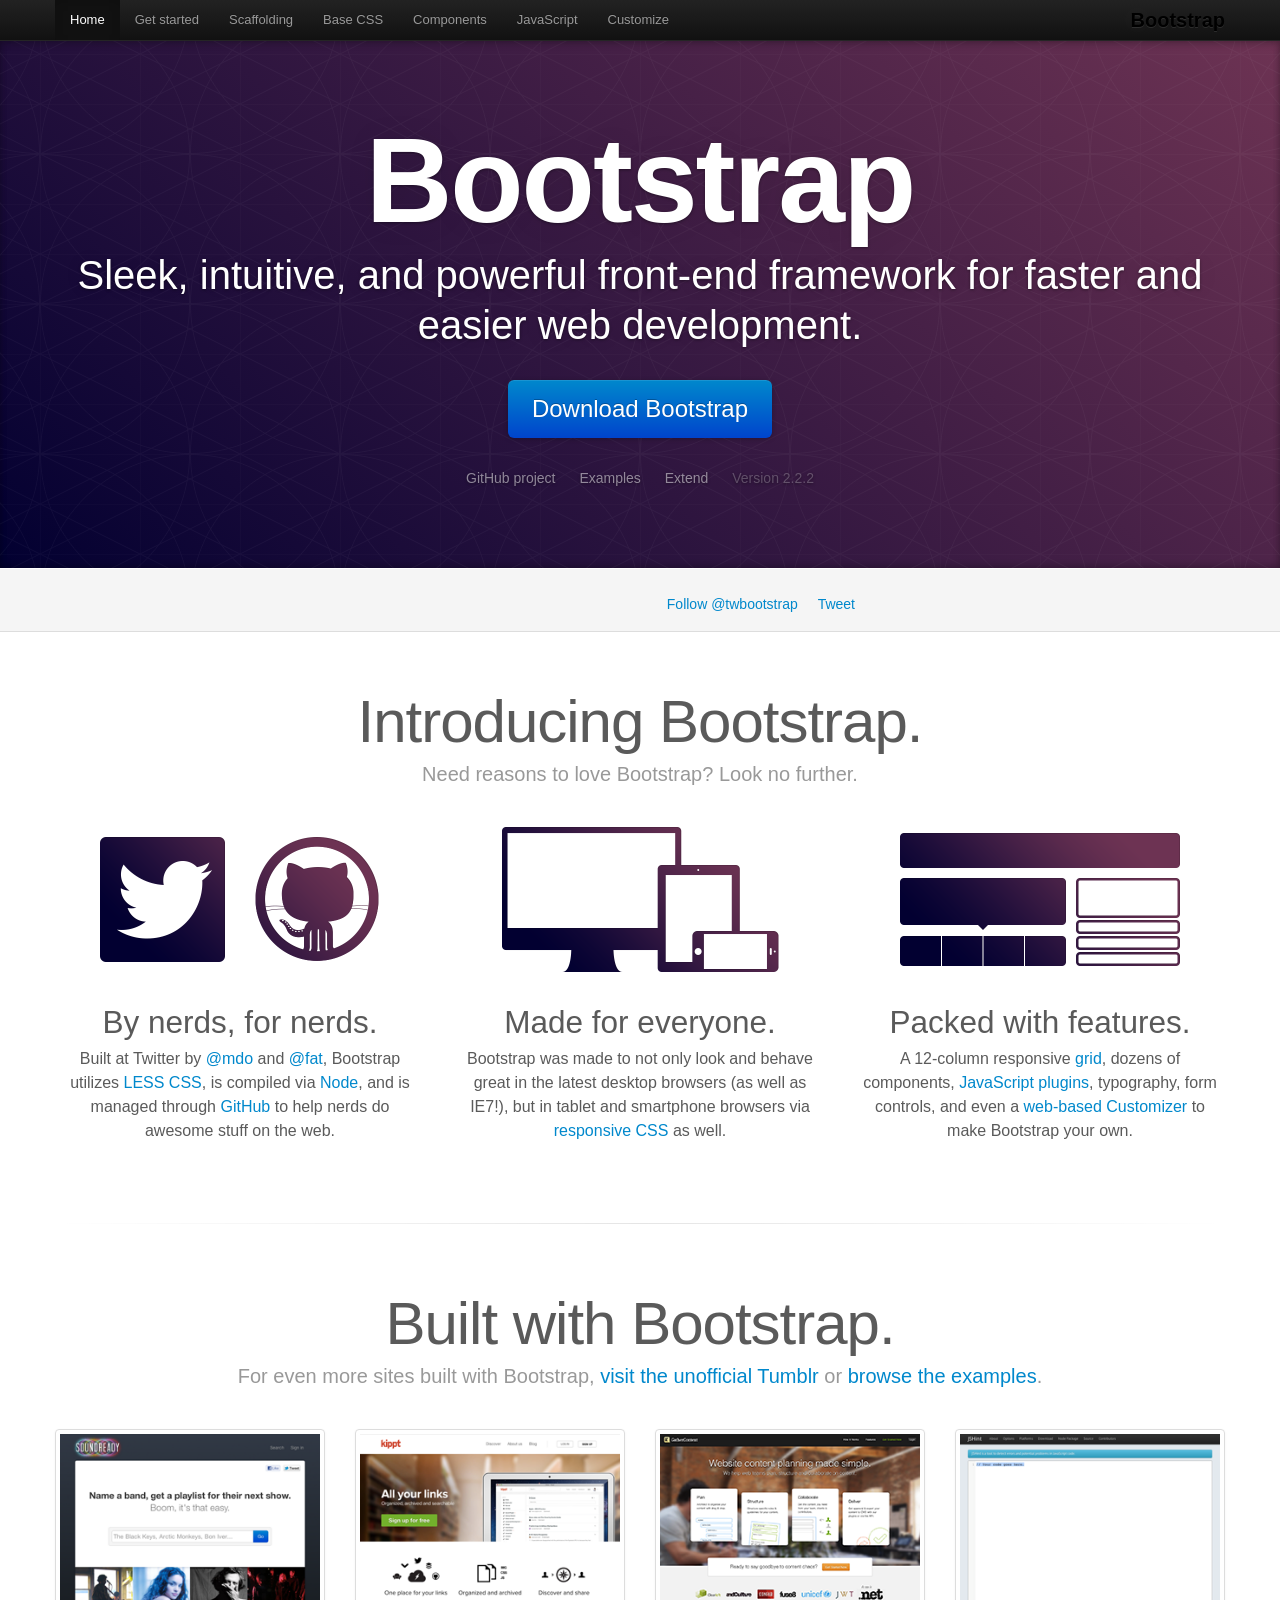
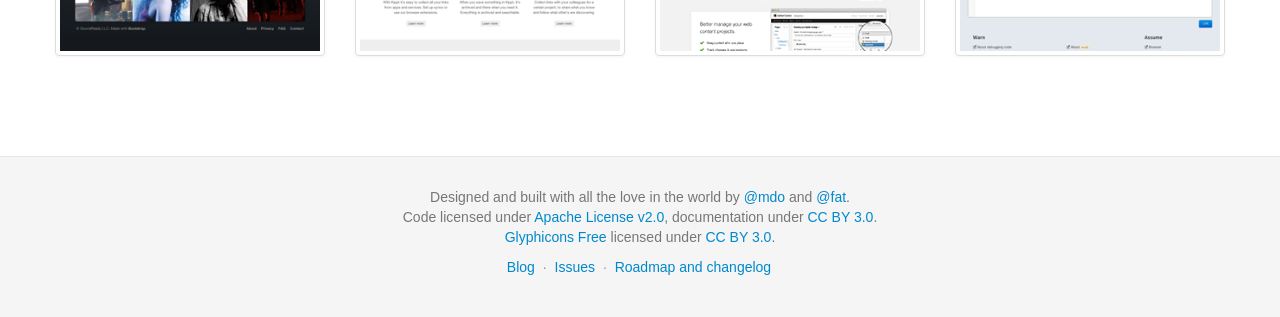
<file: docs/index.html>
<!DOCTYPE html>
<html lang="en">
  <head>
    <meta charset="utf-8">
    <title>Bootstrap</title>
    <meta name="viewport" content="width=device-width, initial-scale=1.0">
    <meta name="description" content="">
    <meta name="author" content="">

    <!-- Le styles -->
    <link href="assets/css/bootstrap.css" rel="stylesheet">
    <link href="assets/css/bootstrap-responsive.css" rel="stylesheet">
    <link href="assets/css/docs.css" rel="stylesheet">
    <link href="assets/js/google-code-prettify/prettify.css" rel="stylesheet">

    <!-- Le HTML5 shim, for IE6-8 support of HTML5 elements -->
    <!--[if lt IE 9]>
      <script src="http://html5shim.googlecode.com/svn/trunk/html5.js"></script>
    <![endif]-->

    <!-- Le fav and touch icons -->
    <link rel="apple-touch-icon-precomposed" sizes="144x144" href="assets/ico/apple-touch-icon-144-precomposed.png">
    <link rel="apple-touch-icon-precomposed" sizes="114x114" href="assets/ico/apple-touch-icon-114-precomposed.png">
      <link rel="apple-touch-icon-precomposed" sizes="72x72" href="assets/ico/apple-touch-icon-72-precomposed.png">
                    <link rel="apple-touch-icon-precomposed" href="assets/ico/apple-touch-icon-57-precomposed.png">
                                   <link rel="shortcut icon" href="assets/ico/favicon.png">

  </head>

  <body data-spy="scroll" data-target=".bs-docs-sidebar">

    <!-- Navbar
    ================================================== -->
    <div class="navbar navbar-inverse navbar-fixed-top">
      <div class="navbar-inner">
        <div class="container">
          <button type="button" class="btn btn-navbar" data-toggle="collapse" data-target=".nav-collapse">
            <span class="icon-bar"></span>
            <span class="icon-bar"></span>
            <span class="icon-bar"></span>
          </button>
          <a class="brand" href="./index.html">Bootstrap</a>
          <div class="nav-collapse collapse">
            <ul class="nav">
              <li class="active">
                <a href="./index.html">Home</a>
              </li>
              <li class="">
                <a href="./getting-started.html">Get started</a>
              </li>
              <li class="">
                <a href="./scaffolding.html">Scaffolding</a>
              </li>
              <li class="">
                <a href="./base-css.html">Base CSS</a>
              </li>
              <li class="">
                <a href="./components.html">Components</a>
              </li>
              <li class="">
                <a href="./javascript.html">JavaScript</a>
              </li>
              <li class="">
                <a href="./customize.html">Customize</a>
              </li>
            </ul>
          </div>
        </div>
      </div>
    </div>

<div class="jumbotron masthead">
  <div class="container">
    <h1>Bootstrap</h1>
    <p>Sleek, intuitive, and powerful front-end framework for faster and easier web development.</p>
    <p>
      <a href="assets/bootstrap.zip" class="btn btn-primary btn-large" >Download Bootstrap</a>
    </p>
    <ul class="masthead-links">
      <li>
        <a href="http://github.com/twitter/bootstrap" >GitHub project</a>
      </li>
      <li>
        <a href="./getting-started.html#examples" >Examples</a>
      </li>
      <li>
        <a href="./extend.html" >Extend</a>
      </li>
      <li>
        Version 2.2.2
      </li>
    </ul>
  </div>
</div>

<div class="bs-docs-social">
  <div class="container">
    <ul class="bs-docs-social-buttons">
      <li>
        <iframe class="github-btn" src="http://ghbtns.com/github-btn.html?user=twitter&repo=bootstrap&type=watch&count=true" allowtransparency="true" frameborder="0" scrolling="0" width="100px" height="20px"></iframe>
      </li>
      <li>
        <iframe class="github-btn" src="http://ghbtns.com/github-btn.html?user=twitter&repo=bootstrap&type=fork&count=true" allowtransparency="true" frameborder="0" scrolling="0" width="102px" height="20px"></iframe>
      </li>
      <li class="follow-btn">
        <a href="https://twitter.com/twbootstrap" class="twitter-follow-button" data-link-color="#0069D6" data-show-count="true">Follow @twbootstrap</a>
      </li>
      <li class="tweet-btn">
        <a href="https://twitter.com/share" class="twitter-share-button" data-url="http://twitter.github.com/bootstrap/" data-count="horizontal" data-via="twbootstrap" data-related="mdo:Creator of Twitter Bootstrap">Tweet</a>
      </li>
    </ul>
  </div>
</div>

<div class="container">

  <div class="marketing">

    <h1>Introducing Bootstrap.</h1>
    <p class="marketing-byline">Need reasons to love Bootstrap? Look no further.</p>

    <div class="row-fluid">
      <div class="span4">
        <img class="marketing-img" src="assets/img/bs-docs-twitter-github.png">
        <h2>By nerds, for nerds.</h2>
        <p>Built at Twitter by <a href="http://twitter.com/mdo">@mdo</a> and <a href="http://twitter.com/fat">@fat</a>, Bootstrap utilizes <a href="http://lesscss.org">LESS CSS</a>, is compiled via <a href="http://nodejs.org">Node</a>, and is managed through <a href="http://github.com">GitHub</a> to help nerds do awesome stuff on the web.</p>
      </div>
      <div class="span4">
        <img class="marketing-img" src="assets/img/bs-docs-responsive-illustrations.png">
        <h2>Made for everyone.</h2>
        <p>Bootstrap was made to not only look and behave great in the latest desktop browsers (as well as IE7!), but in tablet and smartphone browsers via <a href="./scaffolding.html#responsive">responsive CSS</a> as well.</p>
      </div>
      <div class="span4">
        <img class="marketing-img" src="assets/img/bs-docs-bootstrap-features.png">
        <h2>Packed with features.</h2>
        <p>A 12-column responsive <a href="./scaffolding.html#gridSystem">grid</a>, dozens of components, <a href="./javascript.html">JavaScript plugins</a>, typography, form controls, and even a <a href="./customize.html">web-based Customizer</a> to make Bootstrap your own.</p>
      </div>
    </div>

    <hr class="soften">

    <h1>Built with Bootstrap.</h1>
    <p class="marketing-byline">For even more sites built with Bootstrap, <a href="http://builtwithbootstrap.tumblr.com/" target="_blank">visit the unofficial Tumblr</a> or <a href="./getting-started.html#examples">browse the examples</a>.</p>
    <div class="row-fluid">
      <ul class="thumbnails example-sites">
        <li class="span3">
          <a class="thumbnail" href="http://soundready.fm/" target="_blank">
            <img src="assets/img/example-sites/soundready.png" alt="SoundReady.fm">
          </a>
        </li>
        <li class="span3">
          <a class="thumbnail" href="http://kippt.com/" target="_blank">
            <img src="assets/img/example-sites/kippt.png" alt="Kippt">
          </a>
        </li>
        <li class="span3">
          <a class="thumbnail" href="http://www.gathercontent.com/" target="_blank">
            <img src="assets/img/example-sites/gathercontent.png" alt="Gather Content">
          </a>
        </li>
        <li class="span3">
          <a class="thumbnail" href="http://www.jshint.com/" target="_blank">
            <img src="assets/img/example-sites/jshint.png" alt="JS Hint">
          </a>
        </li>
      </ul>
     </div>

  </div>

</div>



    <!-- Footer
    ================================================== -->
    <footer class="footer">
      <div class="container">
        <p>Designed and built with all the love in the world by <a href="http://twitter.com/mdo" target="_blank">@mdo</a> and <a href="http://twitter.com/fat" target="_blank">@fat</a>.</p>
        <p>Code licensed under <a href="http://www.apache.org/licenses/LICENSE-2.0" target="_blank">Apache License v2.0</a>, documentation under <a href="http://creativecommons.org/licenses/by/3.0/">CC BY 3.0</a>.</p>
        <p><a href="http://glyphicons.com">Glyphicons Free</a> licensed under <a href="http://creativecommons.org/licenses/by/3.0/">CC BY 3.0</a>.</p>
        <ul class="footer-links">
          <li><a href="http://blog.getbootstrap.com">Blog</a></li>
          <li class="muted">&middot;</li>
          <li><a href="https://github.com/twitter/bootstrap/issues?state=open">Issues</a></li>
          <li class="muted">&middot;</li>
          <li><a href="https://github.com/twitter/bootstrap/wiki">Roadmap and changelog</a></li>
        </ul>
      </div>
    </footer>



    <!-- Le javascript
    ================================================== -->
    <!-- Placed at the end of the document so the pages load faster -->
    <script type="text/javascript" src="http://platform.twitter.com/widgets.js"></script>
    <script src="assets/js/jquery.js"></script>
    <script src="assets/js/bootstrap-transition.js"></script>
    <script src="assets/js/bootstrap-alert.js"></script>
    <script src="assets/js/bootstrap-modal.js"></script>
    <script src="assets/js/bootstrap-dropdown.js"></script>
    <script src="assets/js/bootstrap-scrollspy.js"></script>
    <script src="assets/js/bootstrap-tab.js"></script>
    <script src="assets/js/bootstrap-tooltip.js"></script>
    <script src="assets/js/bootstrap-popover.js"></script>
    <script src="assets/js/bootstrap-button.js"></script>
    <script src="assets/js/bootstrap-collapse.js"></script>
    <script src="assets/js/bootstrap-carousel.js"></script>
    <script src="assets/js/bootstrap-typeahead.js"></script>
    <script src="assets/js/bootstrap-affix.js"></script>

    <script src="assets/js/holder/holder.js"></script>
    <script src="assets/js/google-code-prettify/prettify.js"></script>

    <script src="assets/js/application.js"></script>



  </body>
</html>
</file>
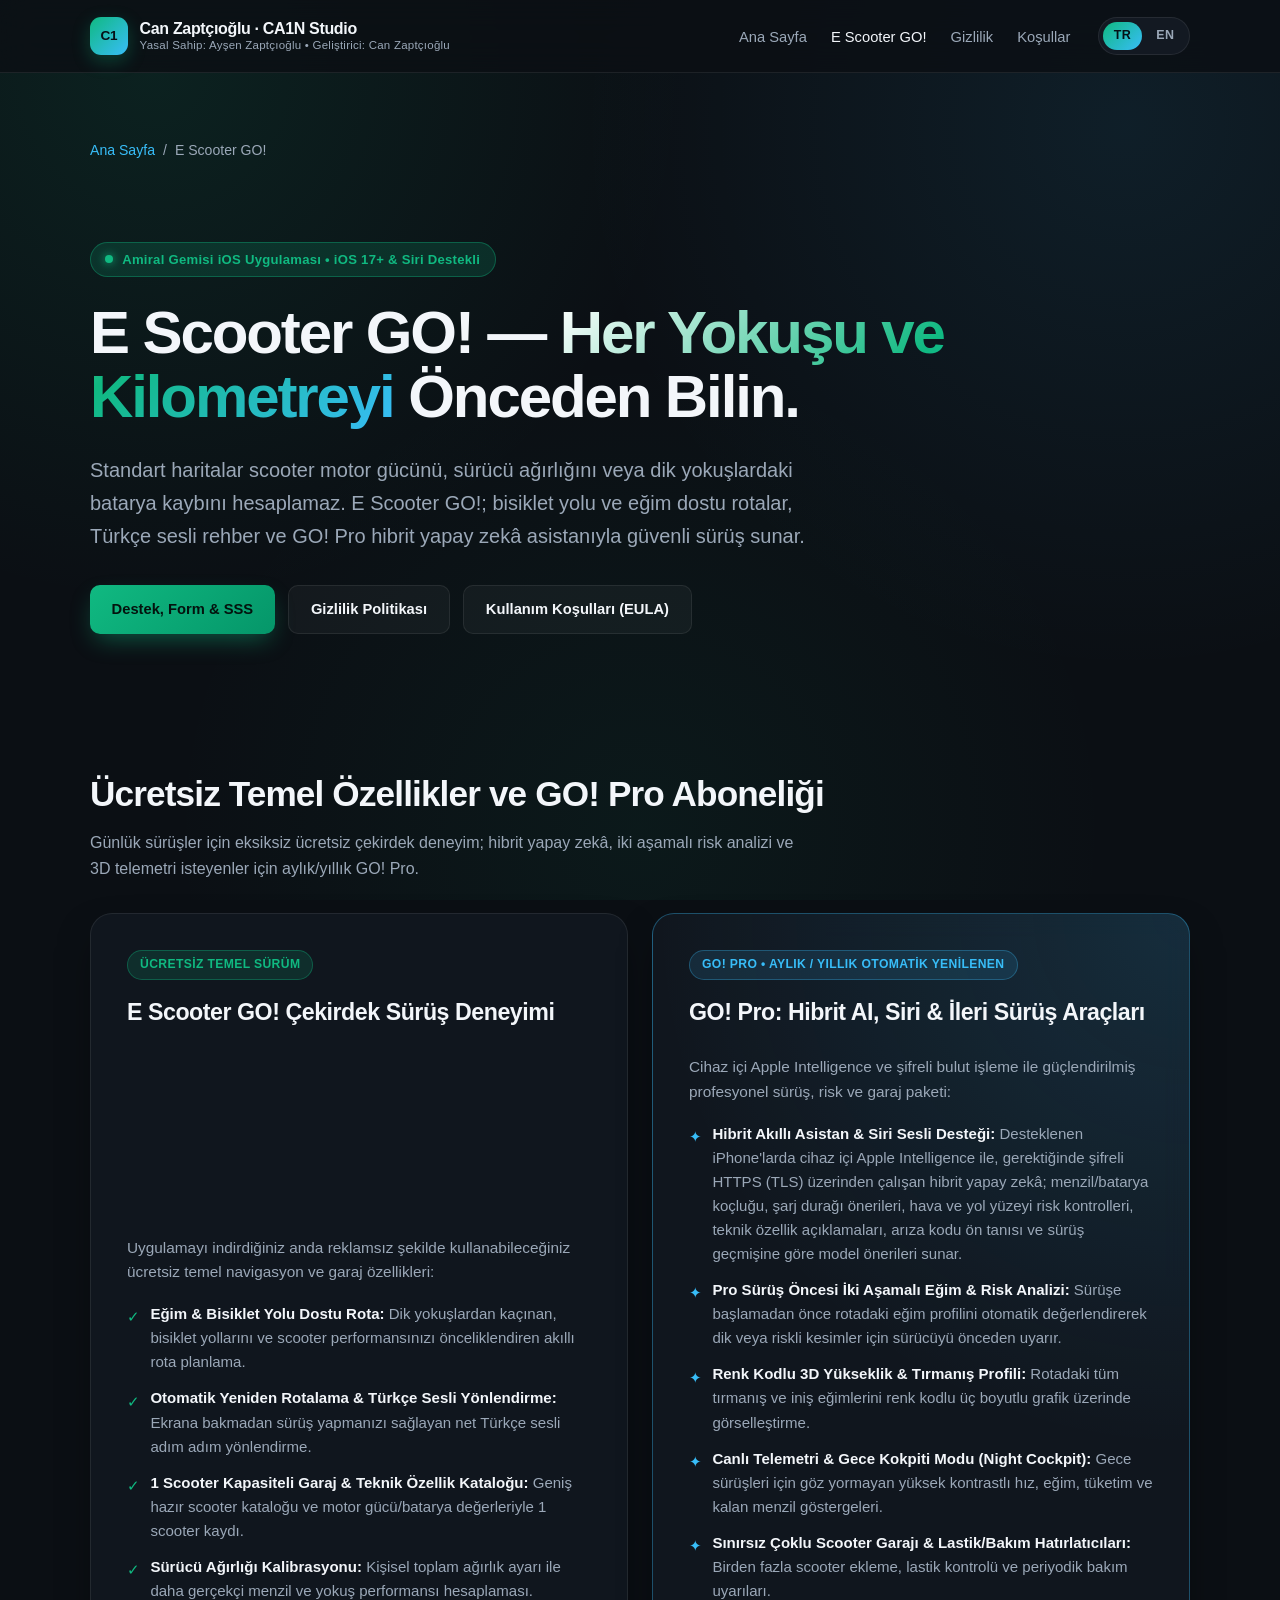
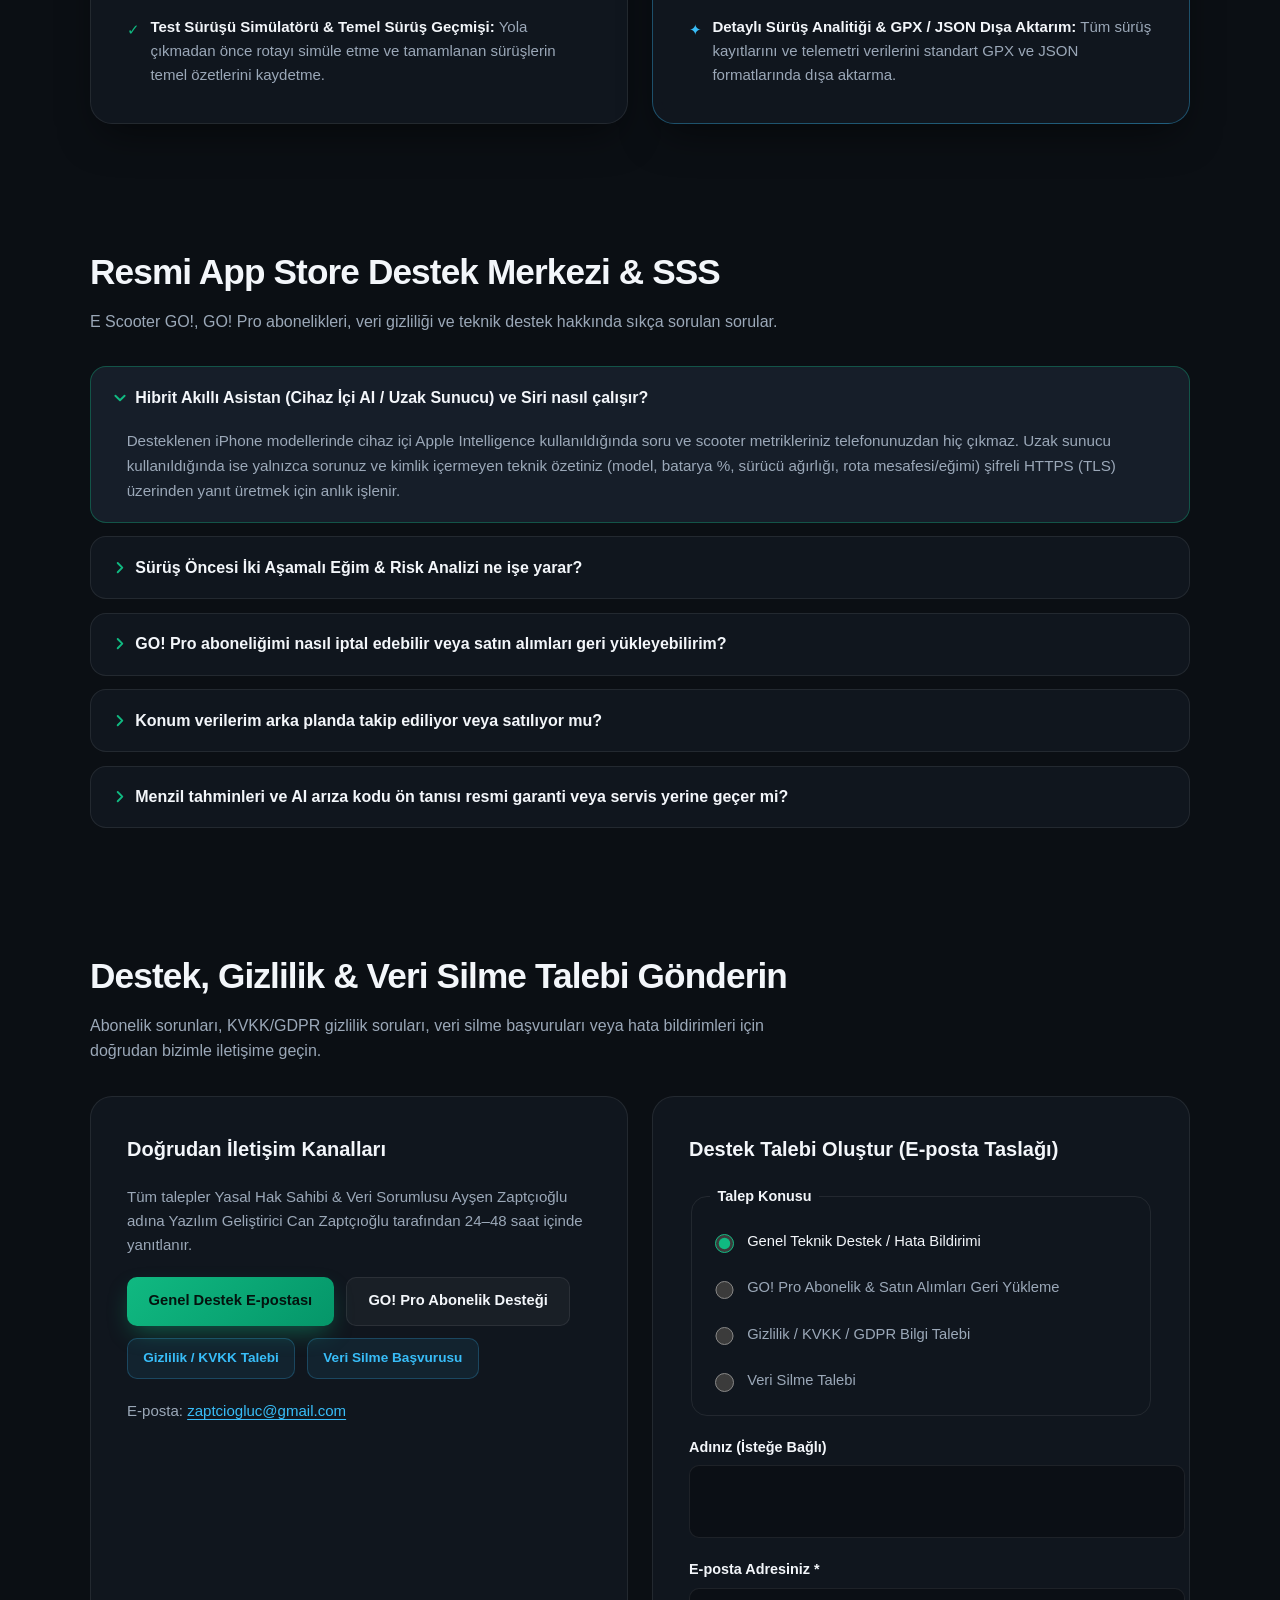
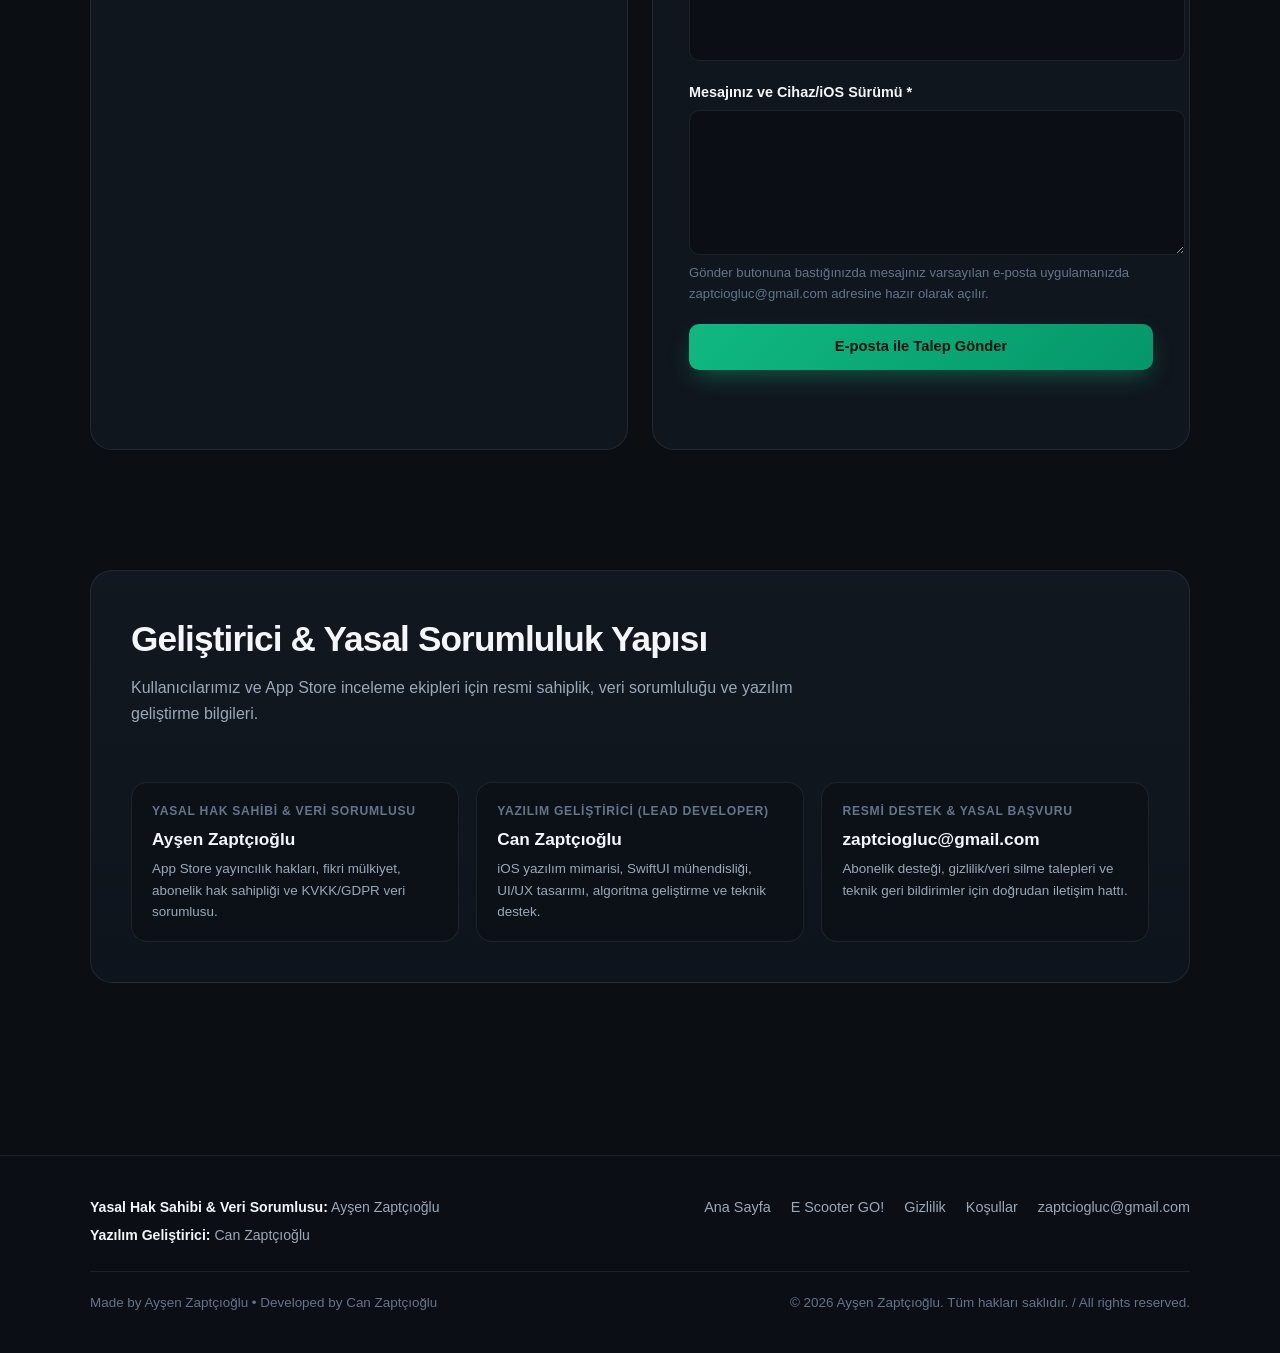
<file: e-scooter-go/index.html>
<!DOCTYPE html>
<html lang="tr" data-i18n-title="meta.title.scooter">
<head>
  <meta charset="UTF-8">
  <meta name="viewport" content="width=device-width, initial-scale=1.0">
  <meta name="description" content="E Scooter GO! & GO! Pro — Smart E-Scooter Navigation, Slope & Bike-Path Routing, Hybrid AI & Siri Support, Official App Store Support Page. Legal Owner: Ayşen Zaptçıoğlu. Developer: Can Zaptçıoğlu.">
  <title>E Scooter GO! — Akıllı E-Scooter Navigasyon, Destek & GO! Pro</title>
  <link rel="stylesheet" href="/assets/style.css">
  <script src="/assets/i18n.js" defer></script>
</head>
<body>
  <header class="site-header">
    <div class="header-inner">
      <a href="/" class="brand-link">
        <span class="brand-mark" aria-hidden="true">C1</span>
        <span class="brand-text">
          <span class="brand-title">Can Zaptçıoğlu · CA1N Studio</span>
          <span class="brand-subtitle" data-i18n="nav.brand.subtitle">Yasal Sahip: Ayşen Zaptçıoğlu • Geliştirici: Can Zaptçıoğlu</span>
        </span>
      </a>

      <div class="nav-group">
        <nav aria-label="Primary Navigation">
          <ul class="nav-links">
            <li><a href="/" data-i18n="nav.home">Ana Sayfa</a></li>
            <li><a href="/e-scooter-go/" aria-current="page" data-i18n="nav.scooter">E Scooter GO!</a></li>
            <li><a href="/e-scooter-go/privacy/" data-i18n="nav.privacy">Gizlilik</a></li>
            <li><a href="/e-scooter-go/terms/" data-i18n="nav.terms">Koşullar</a></li>
          </ul>
        </nav>

        <div class="lang-switch" role="group" aria-label="Language Switcher">
          <button type="button" class="lang-btn" data-lang="tr" aria-pressed="true">TR</button>
          <button type="button" class="lang-btn" data-lang="en" aria-pressed="false">EN</button>
        </div>
      </div>
    </div>
  </header>

  <main>
    <nav class="breadcrumb" aria-label="Breadcrumb">
      <a href="/" data-i18n="scooter.breadcrumb.home">Ana Sayfa</a>
      <span aria-hidden="true">/</span>
      <span data-i18n="scooter.breadcrumb.current">E Scooter GO!</span>
    </nav>

    <section class="hero" aria-labelledby="scooter-hero-heading">
      <div class="eyebrow-badge">
        <span class="pulse-dot" aria-hidden="true"></span>
        <span data-i18n="scooter.hero.badge">Amiral Gemisi iOS Uygulaması • iOS 17+ & Siri Destekli</span>
      </div>

      <h1 id="scooter-hero-heading" data-i18n-html="scooter.hero.title">
        E Scooter GO! — <span class="text-gradient">Her Yokuşu ve Kilometreyi</span> Önceden Bilin.
      </h1>

      <p class="hero-lead" data-i18n="scooter.hero.lead">
        Standart haritalar scooter motor gücünü, sürücü ağırlığını veya dik yokuşlardaki batarya kaybını hesaplamaz. E Scooter GO!; bisiklet yolu ve eğim dostu rotalar, Türkçe sesli rehber ve GO! Pro hibrit yapay zekâ asistanıyla güvenli sürüş sunar.
      </p>

      <div class="hero-actions">
        <a href="#support-contact" class="btn btn-primary" data-i18n="scooter.hero.btn_support">Destek, Form & SSS</a>
        <a href="/e-scooter-go/privacy/" class="btn btn-secondary" data-i18n="scooter.hero.btn_privacy">Gizlilik Politikası</a>
        <a href="/e-scooter-go/terms/" class="btn btn-secondary" data-i18n="scooter.hero.btn_terms">Kullanım Koşulları (EULA)</a>
      </div>
    </section>

    <section class="section-block" aria-labelledby="tiers-heading">
      <div class="section-header">
        <h2 id="tiers-heading" data-i18n="scooter.tiers.title">Ücretsiz Temel Özellikler ve GO! Pro Aboneliği</h2>
        <p data-i18n="scooter.tiers.subtitle">Günlük sürüşler için eksiksiz ücretsiz çekirdek deneyim; hibrit yapay zekâ, iki aşamalı risk analizi ve 3D telemetri isteyenler için aylık/yıllık GO! Pro.</p>
      </div>

      <div class="cards-grid">
        <!-- Free Core Features Card -->
        <article class="card">
          <header>
            <div class="card-top-row">
              <span class="status-pill" data-i18n="scooter.free.badge">Ücretsiz Temel Sürüm</span>
            </div>
            <h3 data-i18n="scooter.free.title">E Scooter GO! Çekirdek Sürüş Deneyimi</h3>
          </header>

          <div class="card-content">
            <p data-i18n="scooter.free.desc">
              Uygulamayı indirdiğiniz anda reklamsız şekilde kullanabileceğiniz ücretsiz temel navigasyon ve garaj özellikleri:
            </p>
            <ul class="feature-list">
              <li>
                <span class="check-icon" aria-hidden="true">✓</span>
                <span data-i18n-html="scooter.free.f1"><strong>Eğim & Bisiklet Yolu Dostu Rota:</strong> Dik yokuşlardan kaçınan, bisiklet yollarını ve scooter performansınızı önceliklendiren akıllı rota planlama.</span>
              </li>
              <li>
                <span class="check-icon" aria-hidden="true">✓</span>
                <span data-i18n-html="scooter.free.f2"><strong>Otomatik Yeniden Rotalama & Türkçe Sesli Yönlendirme:</strong> Ekrana bakmadan sürüş yapmanızı sağlayan net Türkçe sesli adım adım yönlendirme.</span>
              </li>
              <li>
                <span class="check-icon" aria-hidden="true">✓</span>
                <span data-i18n-html="scooter.free.f3"><strong>1 Scooter Kapasiteli Garaj & Teknik Özellik Kataloğu:</strong> Geniş hazır scooter kataloğu ve motor gücü/batarya değerleriyle 1 scooter kaydı.</span>
              </li>
              <li>
                <span class="check-icon" aria-hidden="true">✓</span>
                <span data-i18n-html="scooter.free.f4"><strong>Sürücü Ağırlığı Kalibrasyonu:</strong> Kişisel toplam ağırlık ayarı ile daha gerçekçi menzil ve yokuş performansı hesaplaması.</span>
              </li>
              <li>
                <span class="check-icon" aria-hidden="true">✓</span>
                <span data-i18n-html="scooter.free.f5"><strong>Test Sürüşü Simülatörü & Temel Sürüş Geçmişi:</strong> Yola çıkmadan önce rotayı simüle etme ve tamamlanan sürüşlerin temel özetlerini kaydetme.</span>
              </li>
            </ul>
          </div>
        </article>

        <!-- GO! Pro Subscription Card -->
        <article class="card pro-card">
          <header>
            <div class="card-top-row">
              <span class="status-pill upcoming" data-i18n="scooter.pro.badge">GO! Pro • Aylık / Yıllık Otomatik Yenilenen</span>
            </div>
            <h3 data-i18n="scooter.pro.title">GO! Pro: Hibrit AI, Siri & İleri Sürüş Araçları</h3>
          </header>

          <div class="card-content">
            <p data-i18n="scooter.pro.desc">
              Cihaz içi Apple Intelligence ve şifreli bulut işleme ile güçlendirilmiş profesyonel sürüş, risk ve garaj paketi:
            </p>
            <ul class="feature-list">
              <li>
                <span class="sky-icon" aria-hidden="true">✦</span>
                <span data-i18n-html="scooter.pro.f1"><strong>Hibrit Akıllı Asistan & Siri Sesli Desteği:</strong> Desteklenen iPhone'larda cihaz içi Apple Intelligence ile, gerektiğinde şifreli HTTPS (TLS) üzerinden çalışan hibrit yapay zekâ; menzil/batarya koçluğu, şarj durağı önerileri, hava ve yol yüzeyi risk kontrolleri, teknik özellik açıklamaları, arıza kodu ön tanısı ve sürüş geçmişine göre model önerileri sunar.</span>
              </li>
              <li>
                <span class="sky-icon" aria-hidden="true">✦</span>
                <span data-i18n-html="scooter.pro.f2"><strong>Pro Sürüş Öncesi İki Aşamalı Eğim & Risk Analizi:</strong> Sürüşe başlamadan önce rotadaki eğim profilini otomatik değerlendirerek dik veya riskli kesimler için sürücüyü önceden uyarır.</span>
              </li>
              <li>
                <span class="sky-icon" aria-hidden="true">✦</span>
                <span data-i18n-html="scooter.pro.f3"><strong>Renk Kodlu 3D Yükseklik & Tırmanış Profili:</strong> Rotadaki tüm tırmanış ve iniş eğimlerini renk kodlu üç boyutlu grafik üzerinde görselleştirme.</span>
              </li>
              <li>
                <span class="sky-icon" aria-hidden="true">✦</span>
                <span data-i18n-html="scooter.pro.f4"><strong>Canlı Telemetri & Gece Kokpiti Modu (Night Cockpit):</strong> Gece sürüşleri için göz yormayan yüksek kontrastlı hız, eğim, tüketim ve kalan menzil göstergeleri.</span>
              </li>
              <li>
                <span class="sky-icon" aria-hidden="true">✦</span>
                <span data-i18n-html="scooter.pro.f5"><strong>Sınırsız Çoklu Scooter Garajı & Lastik/Bakım Hatırlatıcıları:</strong> Birden fazla scooter ekleme, lastik kontrolü ve periyodik bakım uyarıları.</span>
              </li>
              <li>
                <span class="sky-icon" aria-hidden="true">✦</span>
                <span data-i18n-html="scooter.pro.f6"><strong>Detaylı Sürüş Analitiği & GPX / JSON Dışa Aktarım:</strong> Tüm sürüş kayıtlarını ve telemetri verilerini standart GPX ve JSON formatlarında dışa aktarma.</span>
              </li>
            </ul>
          </div>
        </article>
      </div>
    </section>

    <section id="support-faq" class="section-block" aria-labelledby="faq-heading">
      <div class="section-header">
        <h2 id="faq-heading" data-i18n="scooter.faq.title">Resmi App Store Destek Merkezi & SSS</h2>
        <p data-i18n="scooter.faq.subtitle">E Scooter GO!, GO! Pro abonelikleri, veri gizliliği ve teknik destek hakkında sıkça sorulan sorular.</p>
      </div>

      <div class="accordion">
        <details open>
          <summary data-i18n="scooter.faq.q1">Hibrit Akıllı Asistan (Cihaz İçi AI / Uzak Sunucu) ve Siri nasıl çalışır?</summary>
          <div class="accordion-body">
            <p data-i18n="scooter.faq.a1">
              Desteklenen iPhone modellerinde cihaz içi Apple Intelligence kullanıldığında soru ve scooter metrikleriniz telefonunuzdan hiç çıkmaz. Uzak sunucu kullanıldığında ise yalnızca sorunuz ve kimlik içermeyen teknik özetiniz (model, batarya %, sürücü ağırlığı, rota mesafesi/eğimi) şifreli HTTPS (TLS) üzerinden yanıt üretmek için anlık işlenir.
            </p>
          </div>
        </details>

        <details>
          <summary data-i18n="scooter.faq.q2">Sürüş Öncesi İki Aşamalı Eğim & Risk Analizi ne işe yarar?</summary>
          <div class="accordion-body">
            <p data-i18n="scooter.faq.a2">
              GO! Pro kullanıcıları yola çıkmadan önce rotanın tamamındaki eğim değerleri ve yol/hava riskleri iki aşamalı olarak taranır; scooter'ınızın tırmanma kapasitesini zorlayabilecek dik yokuşlar veya riskli segmentler sürüş başlamadan önce bildirilir.
            </p>
          </div>
        </details>

        <details>
          <summary data-i18n="scooter.faq.q3">GO! Pro aboneliğimi nasıl iptal edebilir veya satın alımları geri yükleyebilirim?</summary>
          <div class="accordion-body">
            <p data-i18n="scooter.faq.a3">
              GO! Pro aylık ve yıllık abonelikleri Apple App Store (StoreKit 2) üzerinden yönetilir. Dönem bitiminden en az 24 saat önce iPhone Ayarlar > Apple ID > Abonelikler menüsünden iptal edebilirsiniz. Yeni bir cihazda veya yeniden kurulumda uygulama içindeki "Satın Alımları Geri Yükle" butonunu kullanabilirsiniz.
            </p>
          </div>
        </details>

        <details>
          <summary data-i18n="scooter.faq.q4">Konum verilerim arka planda takip ediliyor veya satılıyor mu?</summary>
          <div class="accordion-body">
            <p data-i18n="scooter.faq.a4">
              Hayır. Konum veriniz yalnızca uygulama aktifken gerçek zamanlı navigasyon, eğim/rakım hesaplama ve yeniden rotalama için kullanılır. Üçüncü taraflara satılmaz ve uygulamalar arası reklam takibi (tracking) yapılmaz.
            </p>
          </div>
        </details>

        <details>
          <summary data-i18n="scooter.faq.q5">Menzil tahminleri ve AI arıza kodu ön tanısı resmi garanti veya servis yerine geçer mi?</summary>
          <div class="accordion-body">
            <p data-i18n="scooter.faq.a5">
              Hayır. Tüm batarya menzil tahminleri, eğim risk uyarıları ve Akıllı Asistan yanıtları (arıza kodu ön tanısı dahil) yalnızca bilgilendirme amaçlı tahminlerdir; yetkili teknik servis muayenesi veya sürüş güvenliği garantisi yerine geçmez.
            </p>
          </div>
        </details>
      </div>
    </section>

    <section id="support-contact" class="section-block" aria-labelledby="support-contact-heading">
      <div class="section-header">
        <h2 id="support-contact-heading" data-i18n="support.section.title">Destek, Gizlilik & Veri Silme Talebi Gönderin</h2>
        <p data-i18n="support.section.subtitle">Abonelik sorunları, KVKK/GDPR gizlilik soruları, veri silme başvuruları veya hata bildirimleri için doğrudan bizimle iletişime geçin.</p>
      </div>

      <div class="support-grid">
        <article class="support-card">
          <h3 data-i18n="support.direct.title">Doğrudan İletişim Kanalları</h3>
          <p data-i18n="support.direct.desc">
            Tüm talepler Yasal Hak Sahibi & Veri Sorumlusu Ayşen Zaptçıoğlu adına Yazılım Geliştirici Can Zaptçıoğlu tarafından 24–48 saat içinde yanıtlanır.
          </p>
          <div class="support-links">
            <a href="mailto:zaptciogluc@gmail.com?subject=%5BE%20Scooter%20GO!%5D%20Support%20Request" class="btn btn-primary" data-i18n="support.direct.btn_general">Genel Destek E-postası</a>
            <a href="mailto:zaptciogluc@gmail.com?subject=%5BE%20Scooter%20GO!%5D%20GO!%20Pro%20Subscription%20Support" class="btn btn-secondary" data-i18n="support.direct.btn_sub">GO! Pro Abonelik Desteği</a>
            <a href="mailto:zaptciogluc@gmail.com?subject=%5BE%20Scooter%20GO!%5D%20Privacy%20%2F%20KVKK%20Request" class="btn btn-ghost" data-i18n="support.direct.btn_privacy">Gizlilik / KVKK Talebi</a>
            <a href="mailto:zaptciogluc@gmail.com?subject=%5BE%20Scooter%20GO!%5D%20Data%20Deletion%20Request" class="btn btn-ghost" data-i18n="support.direct.btn_delete">Veri Silme Başvurusu</a>
          </div>
          <p class="form-hint">E-posta: <a href="mailto:zaptciogluc@gmail.com" class="inline-link">zaptciogluc@gmail.com</a></p>
        </article>

        <article class="support-card">
          <h3 id="support-form-heading" data-i18n="support.form.title">Destek Talebi Oluştur (E-posta Taslağı)</h3>
          <form id="support-request-form" class="support-form" aria-labelledby="support-form-heading" novalidate>
            <fieldset class="form-fieldset">
              <legend data-i18n="support.form.topic_legend">Talep Konusu</legend>
              <label class="radio-option">
                <input type="radio" name="topic" value="general" checked>
                <span data-i18n="support.form.topic_general">Genel Teknik Destek / Hata Bildirimi</span>
              </label>
              <label class="radio-option">
                <input type="radio" name="topic" value="subscription">
                <span data-i18n="support.form.topic_sub">GO! Pro Abonelik & Satın Alımları Geri Yükleme</span>
              </label>
              <label class="radio-option">
                <input type="radio" name="topic" value="privacy">
                <span data-i18n="support.form.topic_privacy">Gizlilik / KVKK / GDPR Bilgi Talebi</span>
              </label>
              <label class="radio-option">
                <input type="radio" name="topic" value="deletion">
                <span data-i18n="support.form.topic_delete">Veri Silme Talebi</span>
              </label>
            </fieldset>

            <div class="form-field">
              <label for="support-name" data-i18n="support.form.name_label">Adınız (İsteğe Bağlı)</label>
              <input id="support-name" name="name" type="text" class="form-control" autocomplete="name" maxlength="100">
            </div>

            <div class="form-field">
              <label for="support-email"><span data-i18n="support.form.email_label">E-posta Adresiniz</span> <span aria-hidden="true">*</span></label>
              <input id="support-email" name="email" type="email" inputmode="email" class="form-control" autocomplete="email" autocorrect="off" autocapitalize="none" spellcheck="false" required>
            </div>

            <div class="form-field">
              <label for="support-message"><span data-i18n="support.form.message_label">Mesajınız ve Cihaz/iOS Sürümü</span> <span aria-hidden="true">*</span></label>
              <textarea id="support-message" name="message" class="form-control" required maxlength="2000"></textarea>
              <span class="form-hint" data-i18n="support.form.hint">Gönder butonuna bastığınızda mesajınız varsayılan e-posta uygulamanızda zaptciogluc@gmail.com adresine hazır olarak açılır.</span>
            </div>

            <button type="submit" class="btn btn-primary" data-i18n="support.form.submit">E-posta ile Talep Gönder</button>
            <p id="support-form-status" class="form-status" role="status" aria-live="polite"></p>
          </form>
        </article>
      </div>
    </section>

    <section class="section-block" aria-labelledby="scooter-legal-heading">
      <div class="transparency-panel">
        <div class="section-header">
          <h2 id="scooter-legal-heading" data-i18n="home.about.title">Geliştirici & Yasal Sorumluluk Yapısı</h2>
          <p data-i18n="home.about.subtitle">Kullanıcılarımız ve App Store inceleme ekipleri için resmi sahiplik, veri sorumluluğu ve yazılım geliştirme bilgileri.</p>
        </div>

        <div class="credentials-grid">
          <div class="credential-item">
            <span class="credential-label" data-i18n="home.about.owner_label">Yasal Hak Sahibi & Veri Sorumlusu</span>
            <span class="credential-value" data-i18n="home.about.owner_value">Ayşen Zaptçıoğlu</span>
            <span class="credential-note" data-i18n="home.about.owner_note">App Store yayıncılık hakları, fikri mülkiyet, abonelik hak sahipliği ve KVKK/GDPR veri sorumlusu.</span>
          </div>

          <div class="credential-item">
            <span class="credential-label" data-i18n="home.about.dev_label">Yazılım Geliştirici (Lead Developer)</span>
            <span class="credential-value" data-i18n="home.about.dev_value">Can Zaptçıoğlu</span>
            <span class="credential-note" data-i18n="home.about.dev_note">iOS yazılım mimarisi, SwiftUI mühendisliği, UI/UX tasarımı, algoritma geliştirme ve teknik destek.</span>
          </div>

          <div class="credential-item">
            <span class="credential-label" data-i18n="home.about.support_label">Resmi Destek & Yasal Başvuru</span>
            <a href="mailto:zaptciogluc@gmail.com" class="credential-value" data-i18n="home.about.support_value">zaptciogluc@gmail.com</a>
            <span class="credential-note" data-i18n="home.about.support_note">Abonelik desteği, gizlilik/veri silme talepleri ve teknik geri bildirimler için doğrudan iletişim hattı.</span>
          </div>
        </div>
      </div>
    </section>
  </main>

  <footer class="site-footer">
    <div class="footer-inner">
      <div class="footer-top">
        <div class="footer-credits">
          <p data-i18n-html="footer.owner_line"><strong>Yasal Hak Sahibi &amp; Veri Sorumlusu:</strong> Ayşen Zaptçıoğlu</p>
          <p data-i18n-html="footer.dev_line"><strong>Yazılım Geliştirici:</strong> Can Zaptçıoğlu</p>
        </div>

        <nav aria-label="Footer Links">
          <ul class="footer-links">
            <li><a href="/" data-i18n="nav.home">Ana Sayfa</a></li>
            <li><a href="/e-scooter-go/" data-i18n="nav.scooter">E Scooter GO!</a></li>
            <li><a href="/e-scooter-go/privacy/" data-i18n="nav.privacy">Gizlilik</a></li>
            <li><a href="/e-scooter-go/terms/" data-i18n="nav.terms">Koşullar</a></li>
            <li><a href="mailto:zaptciogluc@gmail.com">zaptciogluc@gmail.com</a></li>
          </ul>
        </nav>
      </div>

      <div class="footer-bottom">
        <p data-i18n="footer.attribution">Made by Ayşen Zaptçıoğlu • Developed by Can Zaptçıoğlu</p>
        <p data-i18n="footer.copyright">© 2026 Ayşen Zaptçıoğlu. Tüm hakları saklıdır. / All rights reserved.</p>
      </div>
    </div>
  </footer>
</body>
</html>
</file>
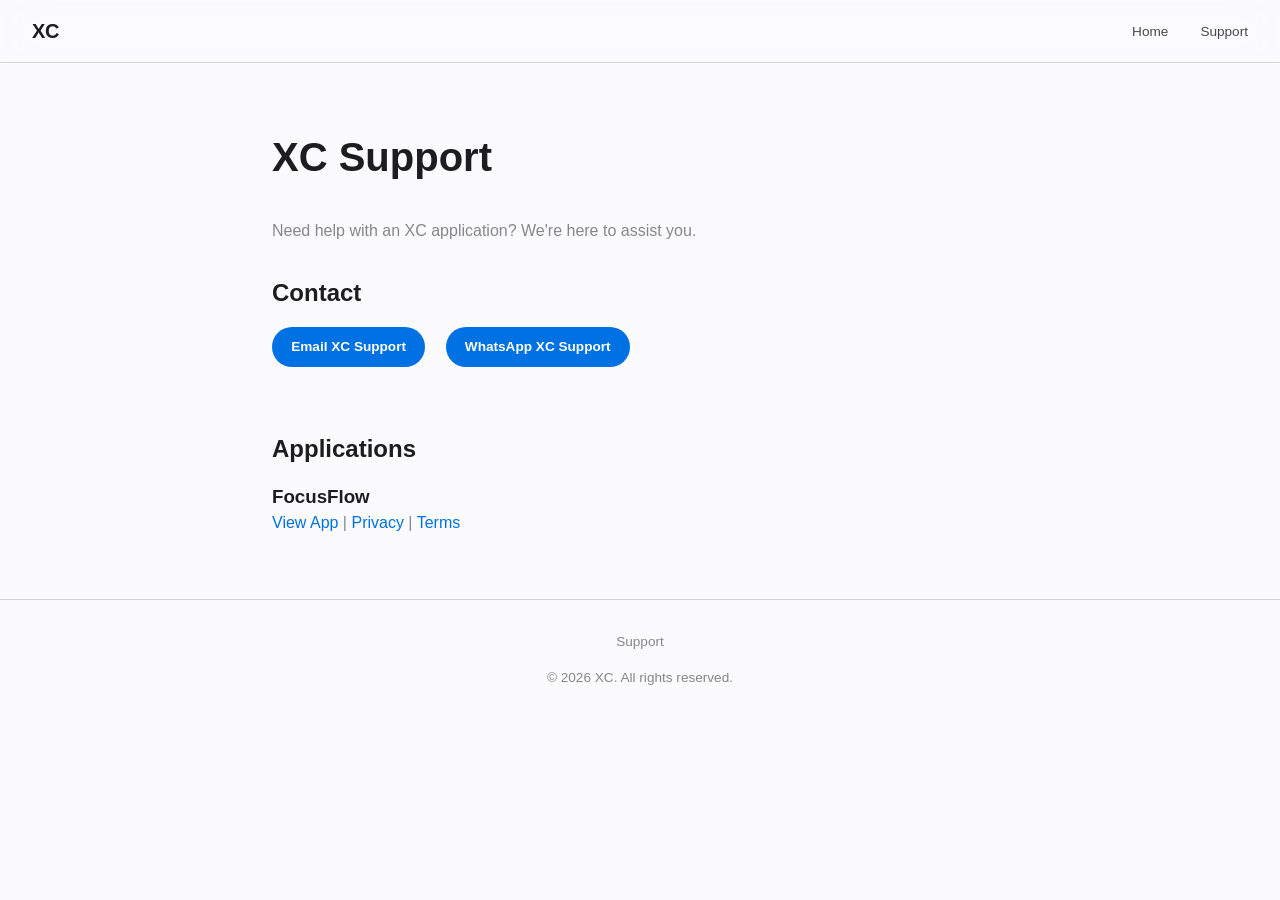
<file: support/index.html>
<!DOCTYPE html>
<html lang="en">
<head>
    <meta charset="UTF-8">
    <meta name="viewport" content="width=device-width, initial-scale=1.0">
    <title>Support | XC</title>
    <link rel="stylesheet" href="/css/style.css">
</head>
<body>
    <header>
        <div class="brand"><a href="/" style="color:inherit">XC</a></div>
        <nav>
            <ul>
                <li><a href="/">Home</a></li>
                <li><a href="/support/">Support</a></li>
            </ul>
        </nav>
    </header>

    <main class="legal-content">
        <h1>XC Support</h1>
        <p>Need help with an XC application? We're here to assist you.</p>
        
        <h2>Contact</h2>
        <p>
            <a href="mailto:zaptciogluc@gmail.com" class="btn">Email XC Support</a>
            <a href="https://wa.me/905076768835" class="btn" style="margin-left:1rem;">WhatsApp XC Support</a>
        </p>

        <h2 style="margin-top: 4rem;">Applications</h2>
        
        <div style="margin-bottom: 2rem;">
            <h3>FocusFlow</h3>
            <p>
                <a href="/apps/focusflow/">View App</a> | 
                <a href="/apps/focusflow/privacy/">Privacy</a> | 
                <a href="/apps/focusflow/terms/">Terms</a>
            </p>
        </div>
    
    </main>

    <footer>
        <div class="footer-links">
            <a href="/support/">Support</a>
        </div>
        <p>&copy; 2026 XC. All rights reserved.</p>
    </footer>
</body>
</html>
</file>
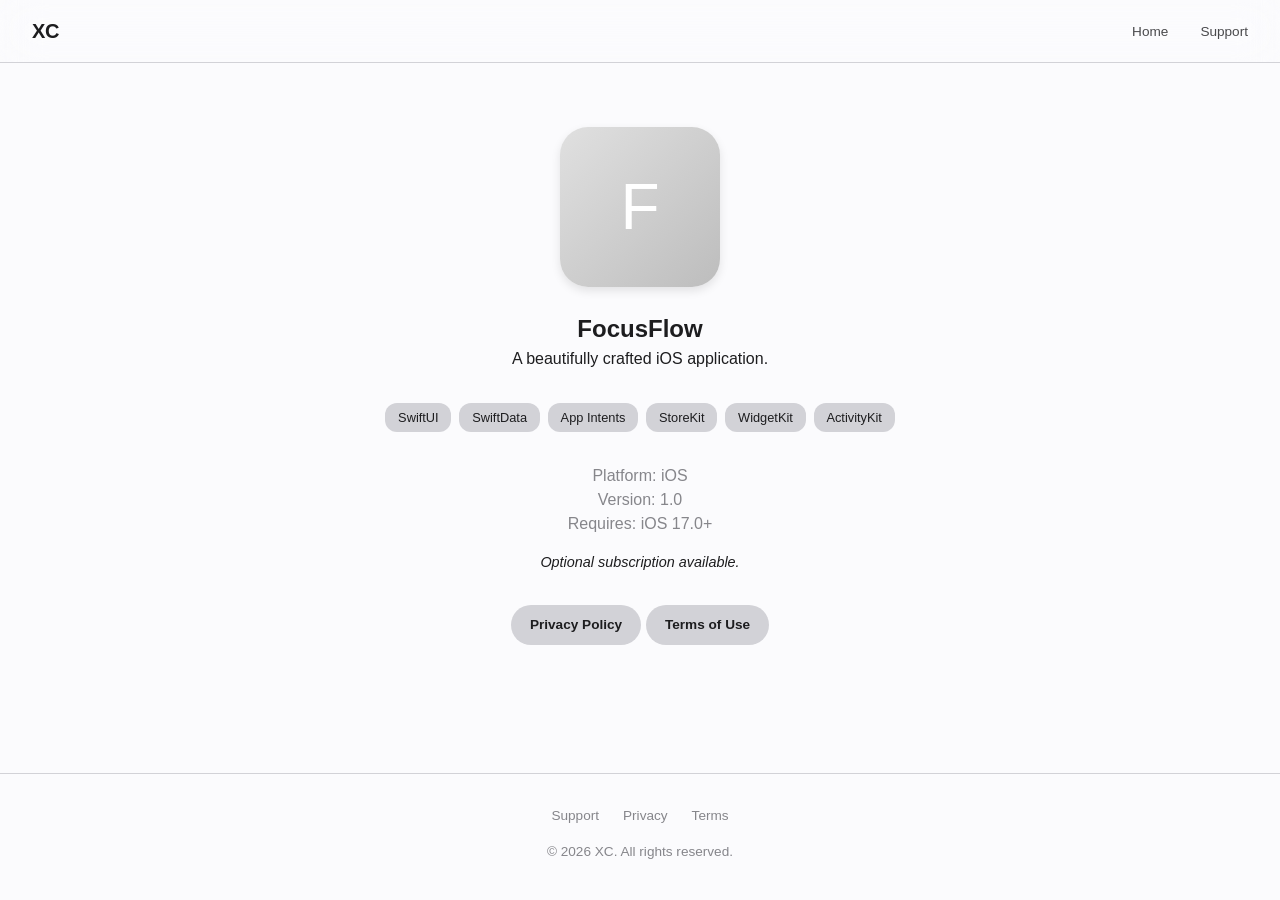
<file: apps/focusflow/index.html>
<!DOCTYPE html>
<html lang="en">
<head>
    <meta charset="UTF-8">
    <meta name="viewport" content="width=device-width, initial-scale=1.0">
    <title>FocusFlow | XC</title>
    <link rel="stylesheet" href="/css/style.css">
</head>
<body>
    <header>
        <div class="brand"><a href="/" style="color:inherit">XC</a></div>
        <nav>
            <ul>
                <li><a href="/">Home</a></li>
                <li><a href="/support/">Support</a></li>
            </ul>
        </nav>
    </header>

    <main>
        <section class="app-detail-hero">
            <div class="app-icon" style="width:160px; height:160px; font-size:4rem;">F</div>
            <h1>FocusFlow</h1>
            <p>A beautifully crafted iOS application.</p>
            
            <div class="tech-tags">
                <span class="tech-tag">SwiftUI</span>
<span class="tech-tag">SwiftData</span>
<span class="tech-tag">App Intents</span>
<span class="tech-tag">StoreKit</span>
<span class="tech-tag">WidgetKit</span>
<span class="tech-tag">ActivityKit</span>
            </div>

            <p style="margin-top: 2rem; color: var(--text-secondary)">
                Platform: iOS<br>
                Version: 1.0<br>
                Requires: iOS 17.0+
            </p>
            
            <p style="margin-top:1rem; font-size:0.9rem;"><em>Optional subscription available.</em></p>
            
            <div style="margin-top: 2rem;">
                <a href="/apps/focusflow/privacy/" class="btn" style="background:var(--border-color); color:var(--text-color);">Privacy Policy</a>
                <a href="/apps/focusflow/terms/" class="btn" style="background:var(--border-color); color:var(--text-color);">Terms of Use</a>
            </div>
        </section>
    </main>

    <footer>
        <div class="footer-links">
            <a href="/support/">Support</a>
            <a href="/apps/focusflow/privacy/">Privacy</a>
            <a href="/apps/focusflow/terms/">Terms</a>
        </div>
        <p>&copy; 2026 XC. All rights reserved.</p>
    </footer>
</body>
</html>
</file>
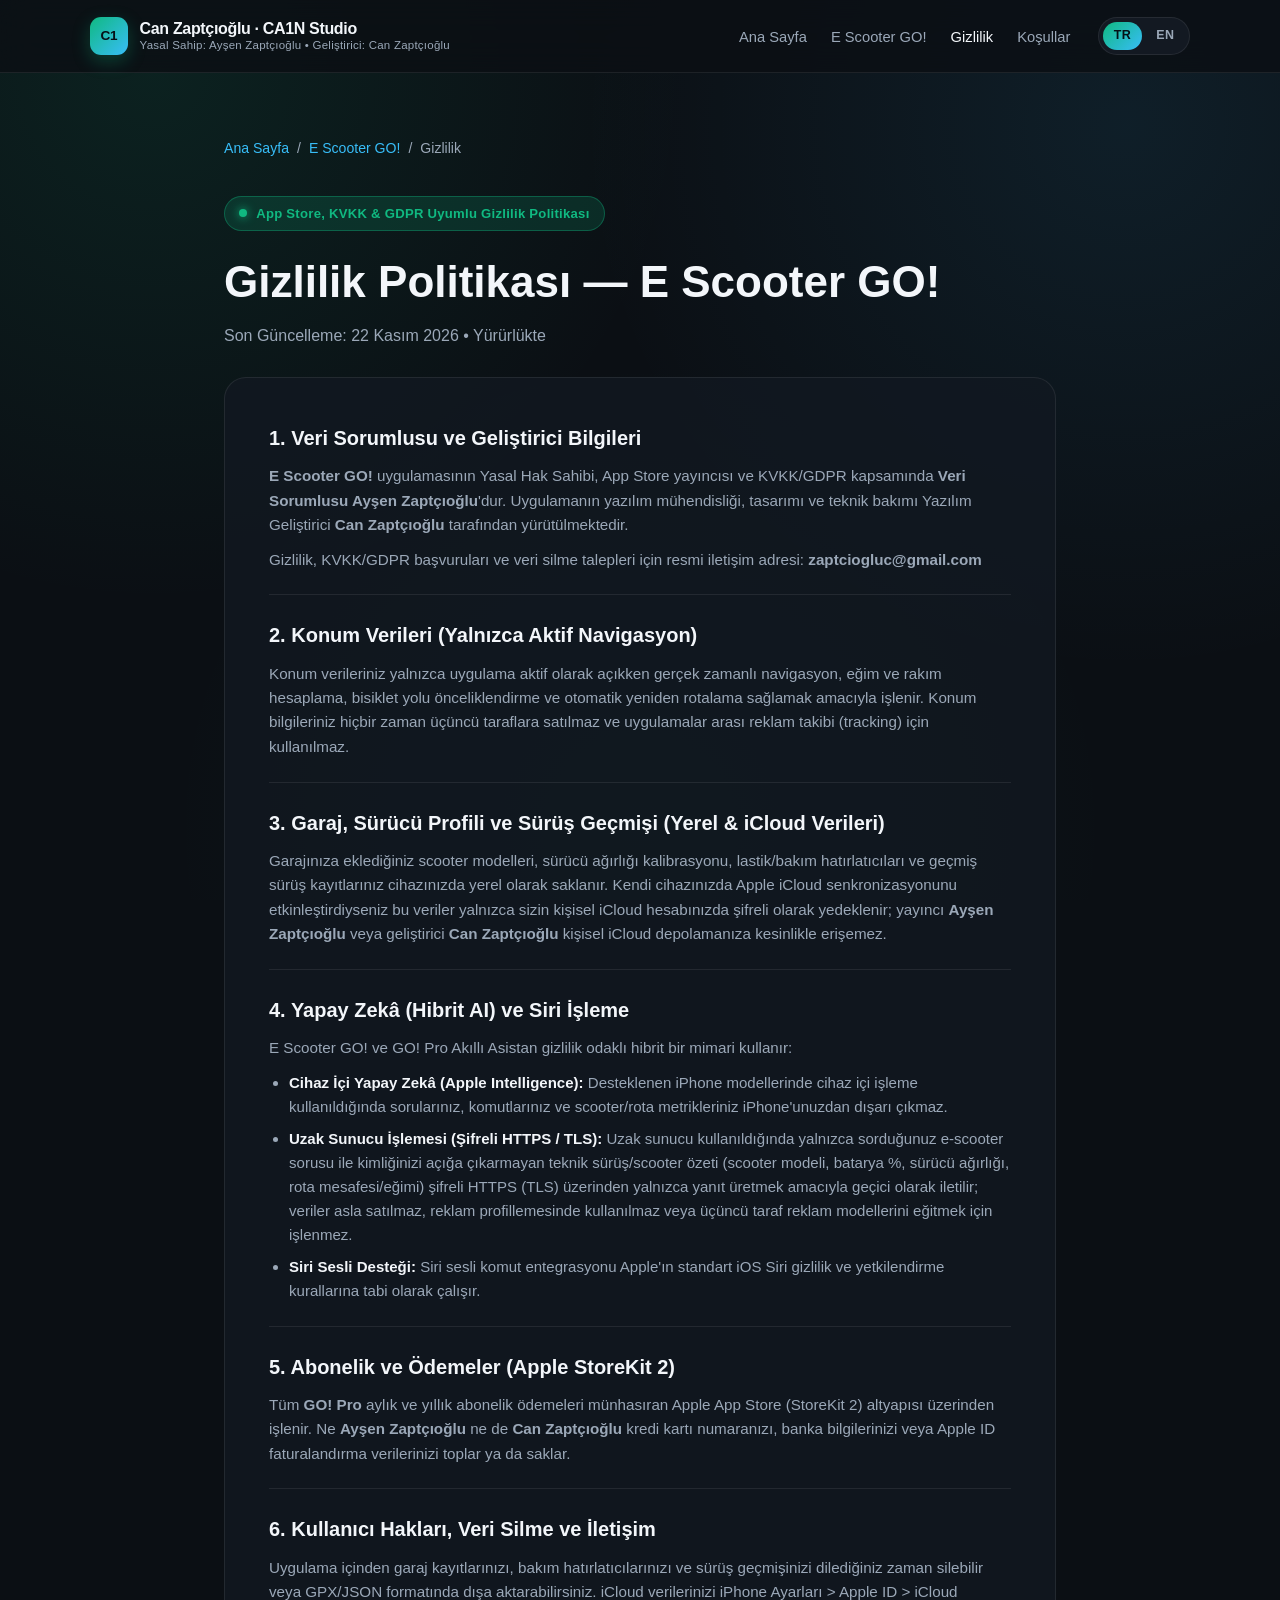
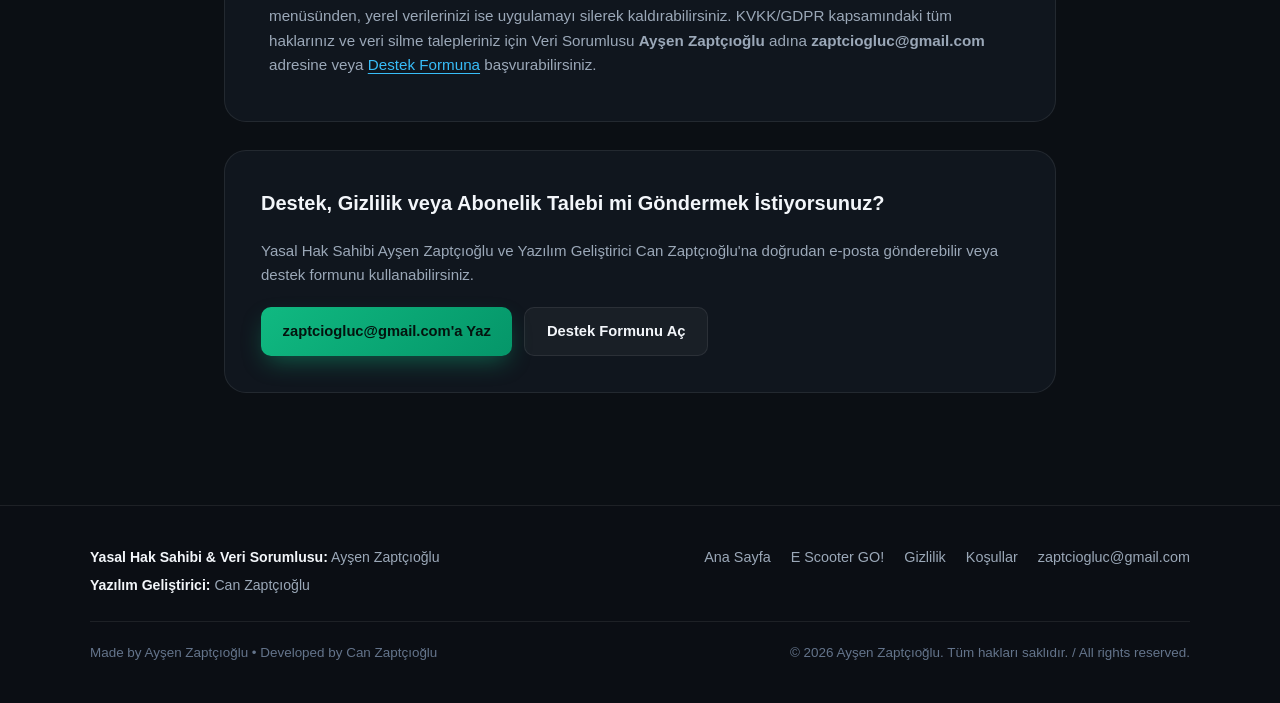
<file: e-scooter-go/privacy/index.html>
<!DOCTYPE html>
<html lang="tr" data-i18n-title="meta.title.privacy">
<head>
  <meta charset="UTF-8">
  <meta name="viewport" content="width=device-width, initial-scale=1.0">
  <meta name="description" content="Privacy Policy for E Scooter GO! — App Store, KVKK & GDPR Compliant. Data Controller: Ayşen Zaptçıoğlu. Lead Software Developer: Can Zaptçıoğlu.">
  <title>Gizlilik Politikası — E Scooter GO! | Ayşen Zaptçıoğlu</title>
  <link rel="stylesheet" href="/assets/style.css">
  <script src="/assets/i18n.js" defer></script>
</head>
<body>
  <header class="site-header">
    <div class="header-inner">
      <a href="/" class="brand-link">
        <span class="brand-mark" aria-hidden="true">C1</span>
        <span class="brand-text">
          <span class="brand-title">Can Zaptçıoğlu · CA1N Studio</span>
          <span class="brand-subtitle" data-i18n="nav.brand.subtitle">Yasal Sahip: Ayşen Zaptçıoğlu • Geliştirici: Can Zaptçıoğlu</span>
        </span>
      </a>

      <div class="nav-group">
        <nav aria-label="Primary Navigation">
          <ul class="nav-links">
            <li><a href="/" data-i18n="nav.home">Ana Sayfa</a></li>
            <li><a href="/e-scooter-go/" data-i18n="nav.scooter">E Scooter GO!</a></li>
            <li><a href="/e-scooter-go/privacy/" aria-current="page" data-i18n="nav.privacy">Gizlilik</a></li>
            <li><a href="/e-scooter-go/terms/" data-i18n="nav.terms">Koşullar</a></li>
          </ul>
        </nav>

        <div class="lang-switch" role="group" aria-label="Language Switcher">
          <button type="button" class="lang-btn" data-lang="tr" aria-pressed="true">TR</button>
          <button type="button" class="lang-btn" data-lang="en" aria-pressed="false">EN</button>
        </div>
      </div>
    </div>
  </header>

  <main>
    <div class="legal-wrapper">
      <nav class="breadcrumb" aria-label="Breadcrumb">
        <a href="/" data-i18n="scooter.breadcrumb.home">Ana Sayfa</a>
        <span aria-hidden="true">/</span>
        <a href="/e-scooter-go/" data-i18n="scooter.breadcrumb.current">E Scooter GO!</a>
        <span aria-hidden="true">/</span>
        <span data-i18n="nav.privacy">Gizlilik</span>
      </nav>

      <div class="legal-header">
        <div class="eyebrow-badge">
          <span class="pulse-dot" aria-hidden="true"></span>
          <span data-i18n="privacy.badge">App Store, KVKK & GDPR Uyumlu Gizlilik Politikası</span>
        </div>
        <h1 data-i18n="privacy.title">Gizlilik Politikası — E Scooter GO!</h1>
        <p data-i18n="privacy.updated">Son Güncelleme: 22 Kasım 2026 • Yürürlükte</p>
      </div>

      <article class="legal-card">
        <section class="legal-section">
          <h2 data-i18n="privacy.s1.title">1. Veri Sorumlusu ve Geliştirici Bilgileri</h2>
          <p data-i18n-html="privacy.s1.p1">
            <strong>E Scooter GO!</strong> uygulamasının Yasal Hak Sahibi, App Store yayıncısı ve KVKK/GDPR kapsamında <strong>Veri Sorumlusu Ayşen Zaptçıoğlu</strong>'dur. Uygulamanın yazılım mühendisliği, tasarımı ve teknik bakımı Yazılım Geliştirici <strong>Can Zaptçıoğlu</strong> tarafından yürütülmektedir.
          </p>
          <p data-i18n-html="privacy.s1.p2">
            Gizlilik, KVKK/GDPR başvuruları ve veri silme talepleri için resmi iletişim adresi: <strong>zaptciogluc@gmail.com</strong>
          </p>
        </section>

        <section class="legal-section">
          <h2 data-i18n="privacy.s2.title">2. Konum Verileri (Yalnızca Aktif Navigasyon)</h2>
          <p data-i18n="privacy.s2.p1">
            Konum verileriniz yalnızca uygulama aktif olarak açıkken gerçek zamanlı navigasyon, eğim ve rakım hesaplama, bisiklet yolu önceliklendirme ve otomatik yeniden rotalama sağlamak amacıyla işlenir. Konum bilgileriniz hiçbir zaman üçüncü taraflara satılmaz ve uygulamalar arası reklam takibi (tracking) için kullanılmaz.
          </p>
        </section>

        <section class="legal-section">
          <h2 data-i18n="privacy.s3.title">3. Garaj, Sürücü Profili ve Sürüş Geçmişi (Yerel & iCloud Verileri)</h2>
          <p data-i18n-html="privacy.s3.p1">
            Garajınıza eklediğiniz scooter modelleri, sürücü ağırlığı kalibrasyonu, lastik/bakım hatırlatıcıları ve geçmiş sürüş kayıtlarınız cihazınızda yerel olarak saklanır. Kendi cihazınızda Apple iCloud senkronizasyonunu etkinleştirdiyseniz bu veriler yalnızca sizin kişisel iCloud hesabınızda şifreli olarak yedeklenir; yayıncı <strong>Ayşen Zaptçıoğlu</strong> veya geliştirici <strong>Can Zaptçıoğlu</strong> kişisel iCloud depolamanıza kesinlikle erişemez.
          </p>
        </section>

        <section class="legal-section">
          <h2 data-i18n="privacy.s4.title">4. Yapay Zekâ (Hibrit AI) ve Siri İşleme</h2>
          <p data-i18n="privacy.s4.p1">
            E Scooter GO! ve GO! Pro Akıllı Asistan gizlilik odaklı hibrit bir mimari kullanır:
          </p>
          <ul class="legal-list">
            <li data-i18n-html="privacy.s4.l1">
              <strong>Cihaz İçi Yapay Zekâ (Apple Intelligence):</strong> Desteklenen iPhone modellerinde cihaz içi işleme kullanıldığında sorularınız, komutlarınız ve scooter/rota metrikleriniz iPhone'unuzdan dışarı çıkmaz.
            </li>
            <li data-i18n-html="privacy.s4.l2">
              <strong>Uzak Sunucu İşlemesi (Şifreli HTTPS / TLS):</strong> Uzak sunucu kullanıldığında yalnızca sorduğunuz e-scooter sorusu ile kimliğinizi açığa çıkarmayan teknik sürüş/scooter özeti (scooter modeli, batarya %, sürücü ağırlığı, rota mesafesi/eğimi) şifreli HTTPS (TLS) üzerinden yalnızca yanıt üretmek amacıyla geçici olarak iletilir; veriler asla satılmaz, reklam profillemesinde kullanılmaz veya üçüncü taraf reklam modellerini eğitmek için işlenmez.
            </li>
            <li data-i18n-html="privacy.s4.l3">
              <strong>Siri Sesli Desteği:</strong> Siri sesli komut entegrasyonu Apple'ın standart iOS Siri gizlilik ve yetkilendirme kurallarına tabi olarak çalışır.
            </li>
          </ul>
        </section>

        <section class="legal-section">
          <h2 data-i18n="privacy.s5.title">5. Abonelik ve Ödemeler (Apple StoreKit 2)</h2>
          <p data-i18n-html="privacy.s5.p1">
            Tüm <strong>GO! Pro</strong> aylık ve yıllık abonelik ödemeleri münhasıran Apple App Store (StoreKit 2) altyapısı üzerinden işlenir. Ne <strong>Ayşen Zaptçıoğlu</strong> ne de <strong>Can Zaptçıoğlu</strong> kredi kartı numaranızı, banka bilgilerinizi veya Apple ID faturalandırma verilerinizi toplar ya da saklar.
          </p>
        </section>

        <section class="legal-section">
          <h2 data-i18n="privacy.s6.title">6. Kullanıcı Hakları, Veri Silme ve İletişim</h2>
          <p data-i18n-html="privacy.s6.p1">
            Uygulama içinden garaj kayıtlarınızı, bakım hatırlatıcılarınızı ve sürüş geçmişinizi dilediğiniz zaman silebilir veya GPX/JSON formatında dışa aktarabilirsiniz. iCloud verilerinizi iPhone Ayarları &gt; Apple ID &gt; iCloud menüsünden, yerel verilerinizi ise uygulamayı silerek kaldırabilirsiniz. KVKK/GDPR kapsamındaki tüm haklarınız ve veri silme talepleriniz için Veri Sorumlusu <strong>Ayşen Zaptçıoğlu</strong> adına <strong>zaptciogluc@gmail.com</strong> adresine veya <a href="/e-scooter-go/#support-contact" class="inline-link">Destek Formuna</a> başvurabilirsiniz.
          </p>
        </section>
      </article>

      <aside class="support-card" aria-labelledby="privacy-contact-heading">
        <h3 id="privacy-contact-heading" data-i18n="legal.contact.title">Destek, Gizlilik veya Abonelik Talebi mi Göndermek İstiyorsunuz?</h3>
        <p data-i18n="legal.contact.desc">
          Yasal Hak Sahibi Ayşen Zaptçıoğlu ve Yazılım Geliştirici Can Zaptçıoğlu'na doğrudan e-posta gönderebilir veya destek formunu kullanabilirsiniz.
        </p>
        <div class="support-links">
          <a href="mailto:zaptciogluc@gmail.com?subject=%5BE%20Scooter%20GO!%5D%20Privacy%20%2F%20Data%20Deletion%20Request" class="btn btn-primary" data-i18n="legal.contact.btn_email">zaptciogluc@gmail.com'a Yaz</a>
          <a href="/e-scooter-go/#support-contact" class="btn btn-secondary" data-i18n="legal.contact.btn_form">Destek Formunu Aç</a>
        </div>
      </aside>
    </div>
  </main>

  <footer class="site-footer">
    <div class="footer-inner">
      <div class="footer-top">
        <div class="footer-credits">
          <p data-i18n-html="footer.owner_line"><strong>Yasal Hak Sahibi &amp; Veri Sorumlusu:</strong> Ayşen Zaptçıoğlu</p>
          <p data-i18n-html="footer.dev_line"><strong>Yazılım Geliştirici:</strong> Can Zaptçıoğlu</p>
        </div>

        <nav aria-label="Footer Links">
          <ul class="footer-links">
            <li><a href="/" data-i18n="nav.home">Ana Sayfa</a></li>
            <li><a href="/e-scooter-go/" data-i18n="nav.scooter">E Scooter GO!</a></li>
            <li><a href="/e-scooter-go/privacy/" data-i18n="nav.privacy">Gizlilik</a></li>
            <li><a href="/e-scooter-go/terms/" data-i18n="nav.terms">Koşullar</a></li>
            <li><a href="mailto:zaptciogluc@gmail.com">zaptciogluc@gmail.com</a></li>
          </ul>
        </nav>
      </div>

      <div class="footer-bottom">
        <p data-i18n="footer.attribution">Made by Ayşen Zaptçıoğlu • Developed by Can Zaptçıoğlu</p>
        <p data-i18n="footer.copyright">© 2026 Ayşen Zaptçıoğlu. Tüm hakları saklıdır. / All rights reserved.</p>
      </div>
    </div>
  </footer>
</body>
</html>
</file>
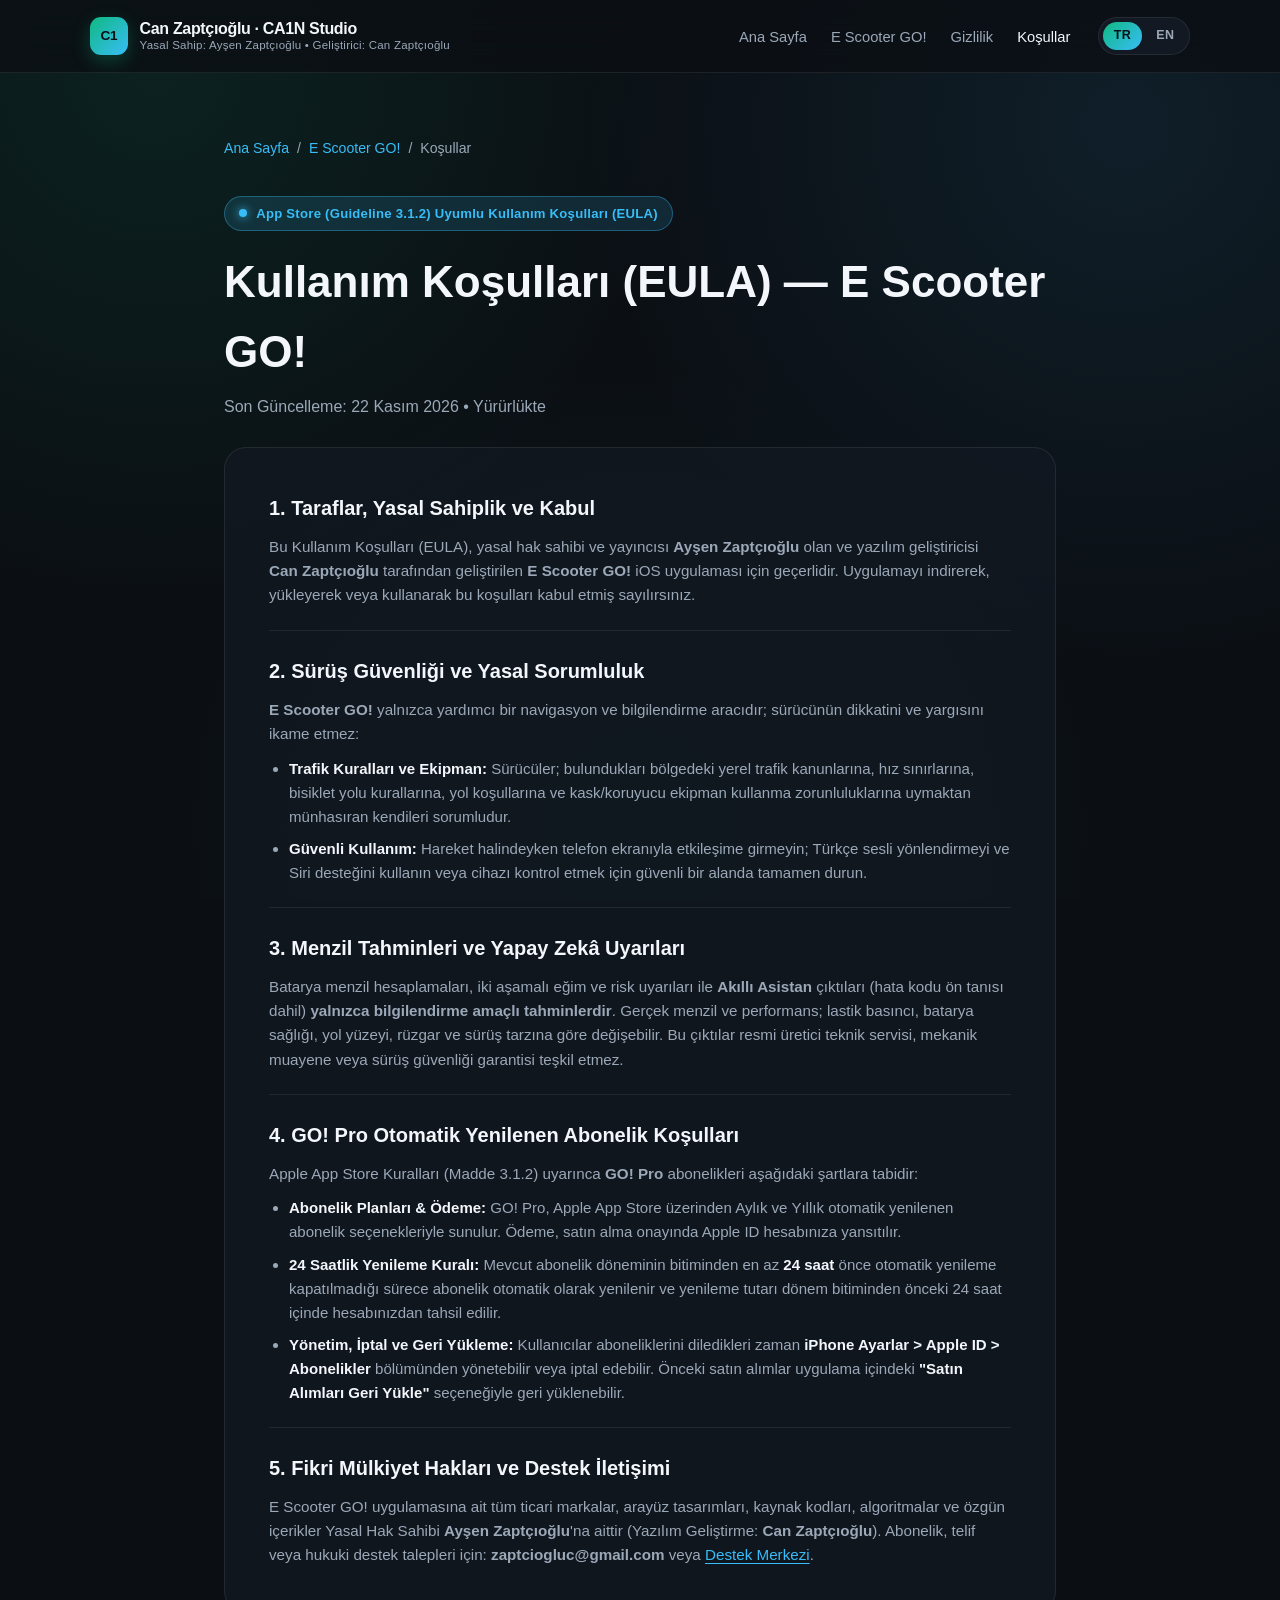
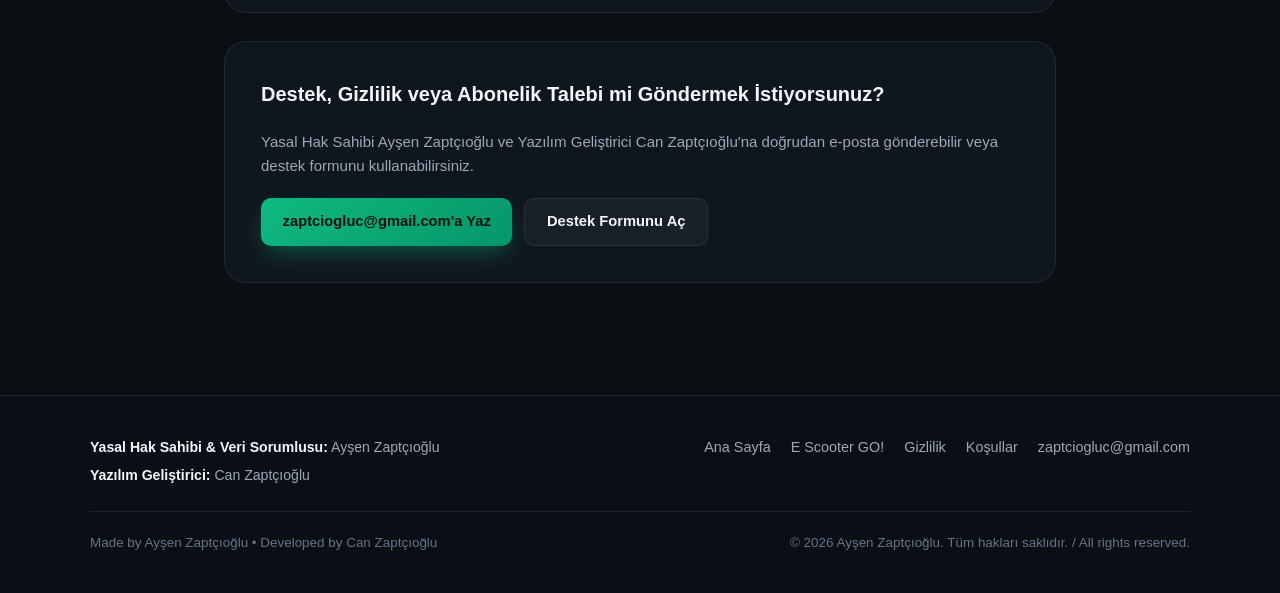
<file: e-scooter-go/terms/index.html>
<!DOCTYPE html>
<html lang="tr" data-i18n-title="meta.title.terms">
<head>
  <meta charset="UTF-8">
  <meta name="viewport" content="width=device-width, initial-scale=1.0">
  <meta name="description" content="Terms of Use (EULA) for E Scooter GO! & GO! Pro — Apple Guideline 3.1.2 Compliant. Legal Owner: Ayşen Zaptçıoğlu. Lead Software Developer: Can Zaptçıoğlu.">
  <title>Kullanım Koşulları (EULA) — E Scooter GO! | Ayşen Zaptçıoğlu</title>
  <link rel="stylesheet" href="/assets/style.css">
  <script src="/assets/i18n.js" defer></script>
</head>
<body>
  <header class="site-header">
    <div class="header-inner">
      <a href="/" class="brand-link">
        <span class="brand-mark" aria-hidden="true">C1</span>
        <span class="brand-text">
          <span class="brand-title">Can Zaptçıoğlu · CA1N Studio</span>
          <span class="brand-subtitle" data-i18n="nav.brand.subtitle">Yasal Sahip: Ayşen Zaptçıoğlu • Geliştirici: Can Zaptçıoğlu</span>
        </span>
      </a>

      <div class="nav-group">
        <nav aria-label="Primary Navigation">
          <ul class="nav-links">
            <li><a href="/" data-i18n="nav.home">Ana Sayfa</a></li>
            <li><a href="/e-scooter-go/" data-i18n="nav.scooter">E Scooter GO!</a></li>
            <li><a href="/e-scooter-go/privacy/" data-i18n="nav.privacy">Gizlilik</a></li>
            <li><a href="/e-scooter-go/terms/" aria-current="page" data-i18n="nav.terms">Koşullar</a></li>
          </ul>
        </nav>

        <div class="lang-switch" role="group" aria-label="Language Switcher">
          <button type="button" class="lang-btn" data-lang="tr" aria-pressed="true">TR</button>
          <button type="button" class="lang-btn" data-lang="en" aria-pressed="false">EN</button>
        </div>
      </div>
    </div>
  </header>

  <main>
    <div class="legal-wrapper">
      <nav class="breadcrumb" aria-label="Breadcrumb">
        <a href="/" data-i18n="scooter.breadcrumb.home">Ana Sayfa</a>
        <span aria-hidden="true">/</span>
        <a href="/e-scooter-go/" data-i18n="scooter.breadcrumb.current">E Scooter GO!</a>
        <span aria-hidden="true">/</span>
        <span data-i18n="nav.terms">Koşullar</span>
      </nav>

      <div class="legal-header">
        <div class="eyebrow-badge sky">
          <span class="pulse-dot" aria-hidden="true"></span>
          <span data-i18n="terms.badge">App Store (Guideline 3.1.2) Uyumlu Kullanım Koşulları (EULA)</span>
        </div>
        <h1 data-i18n="terms.title">Kullanım Koşulları (EULA) — E Scooter GO!</h1>
        <p data-i18n="terms.updated">Son Güncelleme: 22 Kasım 2026 • Yürürlükte</p>
      </div>

      <article class="legal-card">
        <section class="legal-section">
          <h2 data-i18n="terms.s1.title">1. Taraflar, Yasal Sahiplik ve Kabul</h2>
          <p data-i18n-html="terms.s1.p1">
            Bu Kullanım Koşulları (EULA), yasal hak sahibi ve yayıncısı <strong>Ayşen Zaptçıoğlu</strong> olan ve yazılım geliştiricisi <strong>Can Zaptçıoğlu</strong> tarafından geliştirilen <strong>E Scooter GO!</strong> iOS uygulaması için geçerlidir. Uygulamayı indirerek, yükleyerek veya kullanarak bu koşulları kabul etmiş sayılırsınız.
          </p>
        </section>

        <section class="legal-section">
          <h2 data-i18n="terms.s2.title">2. Sürüş Güvenliği ve Yasal Sorumluluk</h2>
          <p data-i18n-html="terms.s2.p1">
            <strong>E Scooter GO!</strong> yalnızca yardımcı bir navigasyon ve bilgilendirme aracıdır; sürücünün dikkatini ve yargısını ikame etmez:
          </p>
          <ul class="legal-list">
            <li data-i18n-html="terms.s2.l1">
              <strong>Trafik Kuralları ve Ekipman:</strong> Sürücüler; bulundukları bölgedeki yerel trafik kanunlarına, hız sınırlarına, bisiklet yolu kurallarına, yol koşullarına ve kask/koruyucu ekipman kullanma zorunluluklarına uymaktan münhasıran kendileri sorumludur.
            </li>
            <li data-i18n-html="terms.s2.l2">
              <strong>Güvenli Kullanım:</strong> Hareket halindeyken telefon ekranıyla etkileşime girmeyin; Türkçe sesli yönlendirmeyi ve Siri desteğini kullanın veya cihazı kontrol etmek için güvenli bir alanda tamamen durun.
            </li>
          </ul>
        </section>

        <section class="legal-section">
          <h2 data-i18n="terms.s3.title">3. Menzil Tahminleri ve Yapay Zekâ Uyarıları</h2>
          <p data-i18n-html="terms.s3.p1">
            Batarya menzil hesaplamaları, iki aşamalı eğim ve risk uyarıları ile <strong>Akıllı Asistan</strong> çıktıları (hata kodu ön tanısı dahil) <strong>yalnızca bilgilendirme amaçlı tahminlerdir</strong>. Gerçek menzil ve performans; lastik basıncı, batarya sağlığı, yol yüzeyi, rüzgar ve sürüş tarzına göre değişebilir. Bu çıktılar resmi üretici teknik servisi, mekanik muayene veya sürüş güvenliği garantisi teşkil etmez.
          </p>
        </section>

        <section class="legal-section">
          <h2 data-i18n="terms.s4.title">4. GO! Pro Otomatik Yenilenen Abonelik Koşulları</h2>
          <p data-i18n-html="terms.s4.p1">
            Apple App Store Kuralları (Madde 3.1.2) uyarınca <strong>GO! Pro</strong> abonelikleri aşağıdaki şartlara tabidir:
          </p>
          <ul class="legal-list">
            <li data-i18n-html="terms.s4.l1">
              <strong>Abonelik Planları & Ödeme:</strong> GO! Pro, Apple App Store üzerinden Aylık ve Yıllık otomatik yenilenen abonelik seçenekleriyle sunulur. Ödeme, satın alma onayında Apple ID hesabınıza yansıtılır.
            </li>
            <li data-i18n-html="terms.s4.l2">
              <strong>24 Saatlik Yenileme Kuralı:</strong> Mevcut abonelik döneminin bitiminden en az <strong>24 saat</strong> önce otomatik yenileme kapatılmadığı sürece abonelik otomatik olarak yenilenir ve yenileme tutarı dönem bitiminden önceki 24 saat içinde hesabınızdan tahsil edilir.
            </li>
            <li data-i18n-html="terms.s4.l3">
              <strong>Yönetim, İptal ve Geri Yükleme:</strong> Kullanıcılar aboneliklerini diledikleri zaman <strong>iPhone Ayarlar &gt; Apple ID &gt; Abonelikler</strong> bölümünden yönetebilir veya iptal edebilir. Önceki satın alımlar uygulama içindeki <strong>"Satın Alımları Geri Yükle"</strong> seçeneğiyle geri yüklenebilir.
            </li>
          </ul>
        </section>

        <section class="legal-section">
          <h2 data-i18n="terms.s5.title">5. Fikri Mülkiyet Hakları ve Destek İletişimi</h2>
          <p data-i18n-html="terms.s5.p1">
            E Scooter GO! uygulamasına ait tüm ticari markalar, arayüz tasarımları, kaynak kodları, algoritmalar ve özgün içerikler Yasal Hak Sahibi <strong>Ayşen Zaptçıoğlu</strong>'na aittir (Yazılım Geliştirme: <strong>Can Zaptçıoğlu</strong>). Abonelik, telif veya hukuki destek talepleri için: <strong>zaptciogluc@gmail.com</strong> veya <a href="/e-scooter-go/#support-contact" class="inline-link">Destek Merkezi</a>.
          </p>
        </section>
      </article>

      <aside class="support-card" aria-labelledby="terms-contact-heading">
        <h3 id="terms-contact-heading" data-i18n="legal.contact.title">Destek, Gizlilik veya Abonelik Talebi mi Göndermek İstiyorsunuz?</h3>
        <p data-i18n="legal.contact.desc">
          Yasal Hak Sahibi Ayşen Zaptçıoğlu ve Yazılım Geliştirici Can Zaptçıoğlu'na doğrudan e-posta gönderebilir veya destek formunu kullanabilirsiniz.
        </p>
        <div class="support-links">
          <a href="mailto:zaptciogluc@gmail.com?subject=%5BE%20Scooter%20GO!%5D%20GO!%20Pro%20Subscription%20Support" class="btn btn-primary" data-i18n="legal.contact.btn_email">zaptciogluc@gmail.com'a Yaz</a>
          <a href="/e-scooter-go/#support-contact" class="btn btn-secondary" data-i18n="legal.contact.btn_form">Destek Formunu Aç</a>
        </div>
      </aside>
    </div>
  </main>

  <footer class="site-footer">
    <div class="footer-inner">
      <div class="footer-top">
        <div class="footer-credits">
          <p data-i18n-html="footer.owner_line"><strong>Yasal Hak Sahibi &amp; Veri Sorumlusu:</strong> Ayşen Zaptçıoğlu</p>
          <p data-i18n-html="footer.dev_line"><strong>Yazılım Geliştirici:</strong> Can Zaptçıoğlu</p>
        </div>

        <nav aria-label="Footer Links">
          <ul class="footer-links">
            <li><a href="/" data-i18n="nav.home">Ana Sayfa</a></li>
            <li><a href="/e-scooter-go/" data-i18n="nav.scooter">E Scooter GO!</a></li>
            <li><a href="/e-scooter-go/privacy/" data-i18n="nav.privacy">Gizlilik</a></li>
            <li><a href="/e-scooter-go/terms/" data-i18n="nav.terms">Koşullar</a></li>
            <li><a href="mailto:zaptciogluc@gmail.com">zaptciogluc@gmail.com</a></li>
          </ul>
        </nav>
      </div>

      <div class="footer-bottom">
        <p data-i18n="footer.attribution">Made by Ayşen Zaptçıoğlu • Developed by Can Zaptçıoğlu</p>
        <p data-i18n="footer.copyright">© 2026 Ayşen Zaptçıoğlu. Tüm hakları saklıdır. / All rights reserved.</p>
      </div>
    </div>
  </footer>
</body>
</html>
</file>
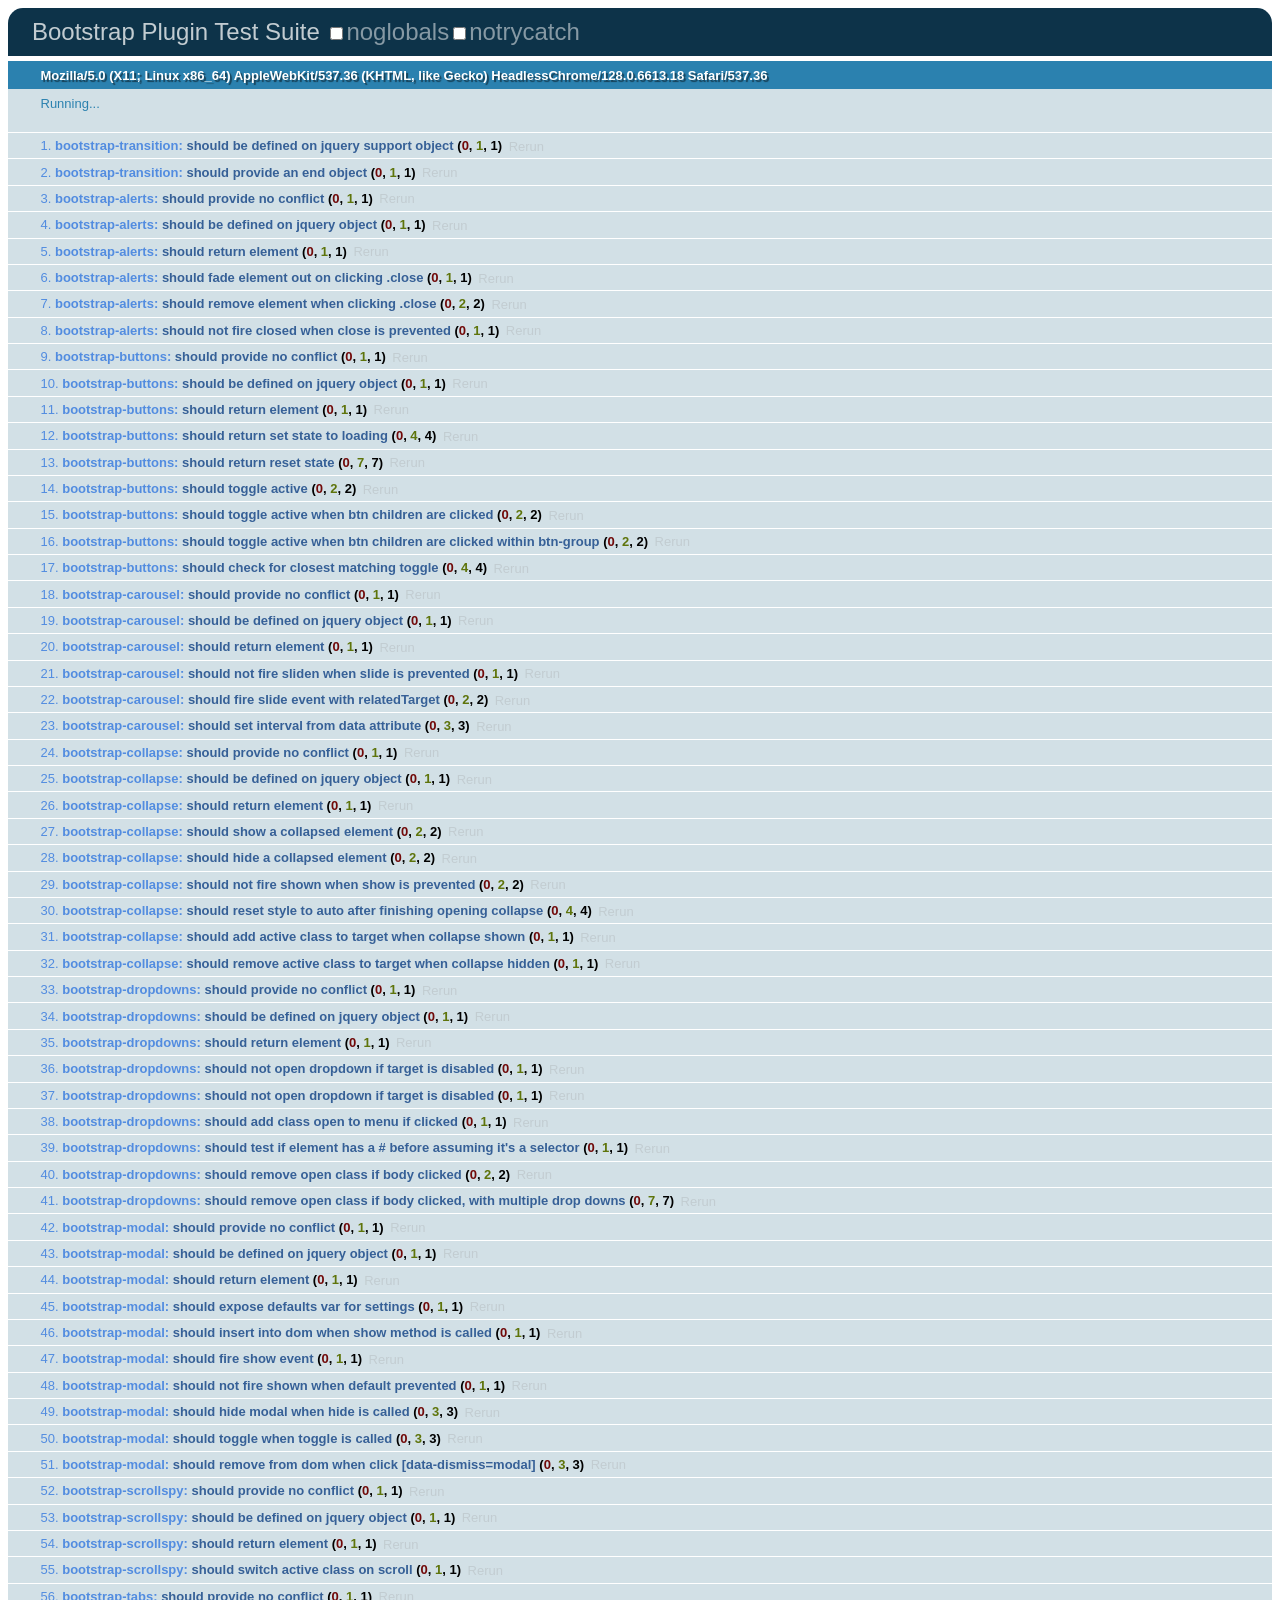
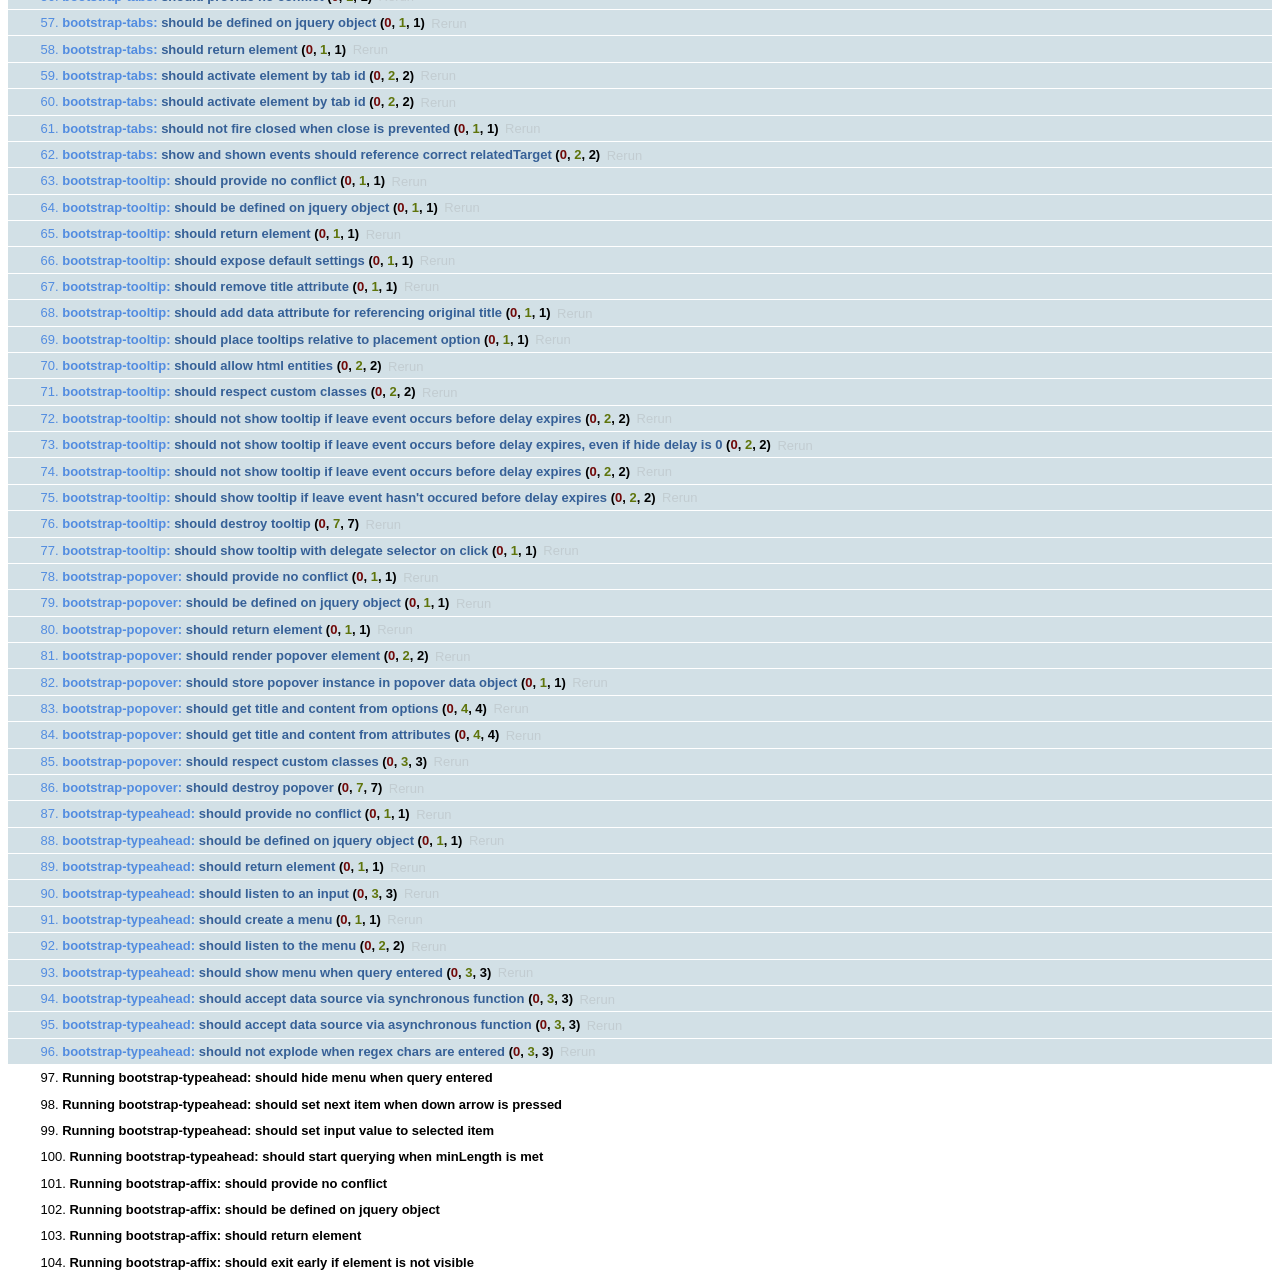
<file: js/tests/index.html>
<!DOCTYPE HTML>
<html>
<head>
  <title>Bootstrap Plugin Test Suite</title>

  <!-- jquery -->
  <!--<script src="http://code.jquery.com/jquery-1.7.min.js"></script>-->
  <script src="vendor/jquery.js"></script>

  <!-- qunit -->
  <link rel="stylesheet" href="vendor/qunit.css" type="text/css" media="screen" />
  <script src="vendor/qunit.js"></script>

  <!-- phantomjs logging script-->
  <script src="unit/bootstrap-phantom.js"></script>

  <!--  plugin sources -->
  <script src="../../js/bootstrap-transition.js"></script>
  <script src="../../js/bootstrap-alert.js"></script>
  <script src="../../js/bootstrap-button.js"></script>
  <script src="../../js/bootstrap-carousel.js"></script>
  <script src="../../js/bootstrap-collapse.js"></script>
  <script src="../../js/bootstrap-dropdown.js"></script>
  <script src="../../js/bootstrap-modal.js"></script>
  <script src="../../js/bootstrap-scrollspy.js"></script>
  <script src="../../js/bootstrap-tab.js"></script>
  <script src="../../js/bootstrap-tooltip.js"></script>
  <script src="../../js/bootstrap-popover.js"></script>
  <script src="../../js/bootstrap-typeahead.js"></script>
  <script src="../../js/bootstrap-affix.js"></script>

  <!-- unit tests -->
  <script src="unit/bootstrap-transition.js"></script>
  <script src="unit/bootstrap-alert.js"></script>
  <script src="unit/bootstrap-button.js"></script>
  <script src="unit/bootstrap-carousel.js"></script>
  <script src="unit/bootstrap-collapse.js"></script>
  <script src="unit/bootstrap-dropdown.js"></script>
  <script src="unit/bootstrap-modal.js"></script>
  <script src="unit/bootstrap-scrollspy.js"></script>
  <script src="unit/bootstrap-tab.js"></script>
  <script src="unit/bootstrap-tooltip.js"></script>
  <script src="unit/bootstrap-popover.js"></script>
  <script src="unit/bootstrap-typeahead.js"></script>
  <script src="unit/bootstrap-affix.js"></script>
</head>
<body>
  <div>
    <h1 id="qunit-header">Bootstrap Plugin Test Suite</h1>
    <h2 id="qunit-banner"></h2>
    <h2 id="qunit-userAgent"></h2>
    <ol id="qunit-tests"></ol>
    <div id="qunit-fixture"></div>
  </div>
</body>
</html>
</file>
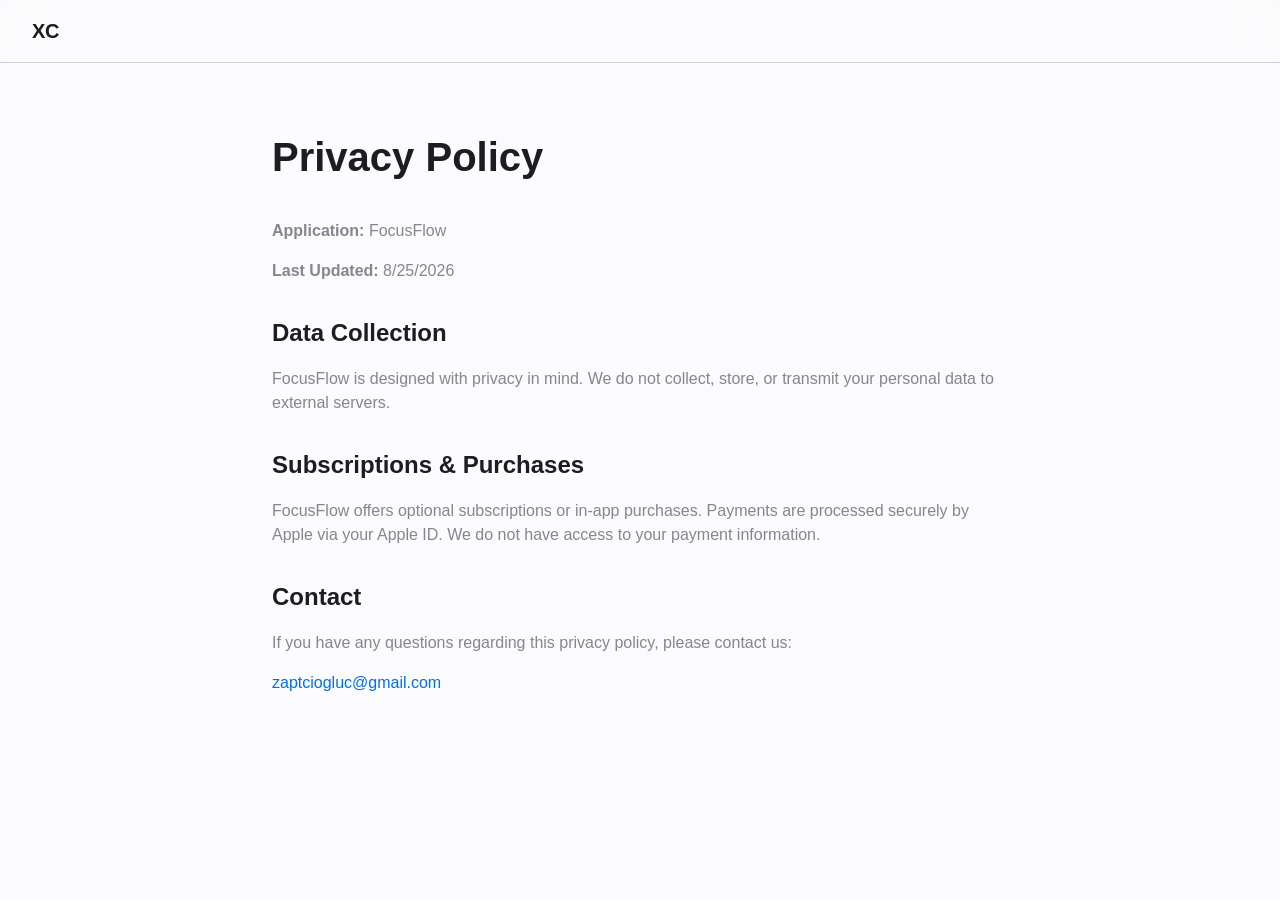
<file: apps/focusflow/privacy/index.html>
<!DOCTYPE html>
<html lang="en">
<head>
    <meta charset="UTF-8">
    <meta name="viewport" content="width=device-width, initial-scale=1.0">
    <title>Privacy Policy - FocusFlow | XC</title>
    <link rel="stylesheet" href="/css/style.css">
</head>
<body>
    <header>
        <div class="brand"><a href="/" style="color:inherit">XC</a></div>
    </header>
    <main class="legal-content">
        <h1>Privacy Policy</h1>
        <p><strong>Application:</strong> FocusFlow</p>
        <p><strong>Last Updated:</strong> 8/25/2026</p>
        
        <h2>Data Collection</h2>
        <p>FocusFlow is designed with privacy in mind. We do not collect, store, or transmit your personal data to external servers.</p>
        
        <h2>Subscriptions & Purchases</h2>
        <p>FocusFlow offers optional subscriptions or in-app purchases. Payments are processed securely by Apple via your Apple ID. We do not have access to your payment information.</p>

        <h2>Contact</h2>
        <p>If you have any questions regarding this privacy policy, please contact us:</p>
        <p><a href="mailto:zaptciogluc@gmail.com">zaptciogluc@gmail.com</a></p>
    </main>
</body>
</html>
</file>
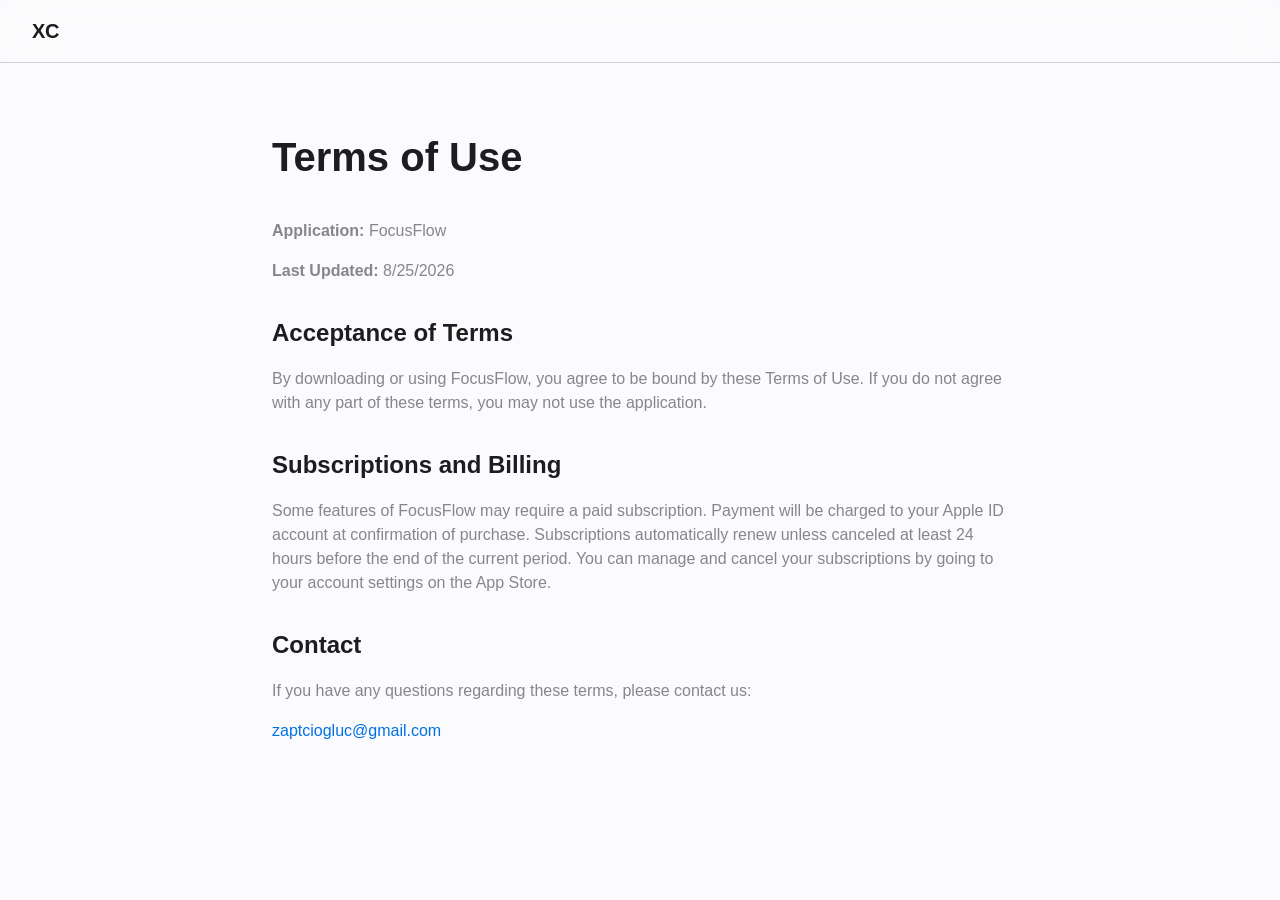
<file: apps/focusflow/terms/index.html>
<!DOCTYPE html>
<html lang="en">
<head>
    <meta charset="UTF-8">
    <meta name="viewport" content="width=device-width, initial-scale=1.0">
    <title>Terms of Use - FocusFlow | XC</title>
    <link rel="stylesheet" href="/css/style.css">
</head>
<body>
    <header>
        <div class="brand"><a href="/" style="color:inherit">XC</a></div>
    </header>
    <main class="legal-content">
        <h1>Terms of Use</h1>
        <p><strong>Application:</strong> FocusFlow</p>
        <p><strong>Last Updated:</strong> 8/25/2026</p>
        
        <h2>Acceptance of Terms</h2>
        <p>By downloading or using FocusFlow, you agree to be bound by these Terms of Use. If you do not agree with any part of these terms, you may not use the application.</p>
        
        <h2>Subscriptions and Billing</h2>
        <p>Some features of FocusFlow may require a paid subscription. Payment will be charged to your Apple ID account at confirmation of purchase. Subscriptions automatically renew unless canceled at least 24 hours before the end of the current period. You can manage and cancel your subscriptions by going to your account settings on the App Store.</p>

        <h2>Contact</h2>
        <p>If you have any questions regarding these terms, please contact us:</p>
        <p><a href="mailto:zaptciogluc@gmail.com">zaptciogluc@gmail.com</a></p>
    </main>
</body>
</html>
</file>
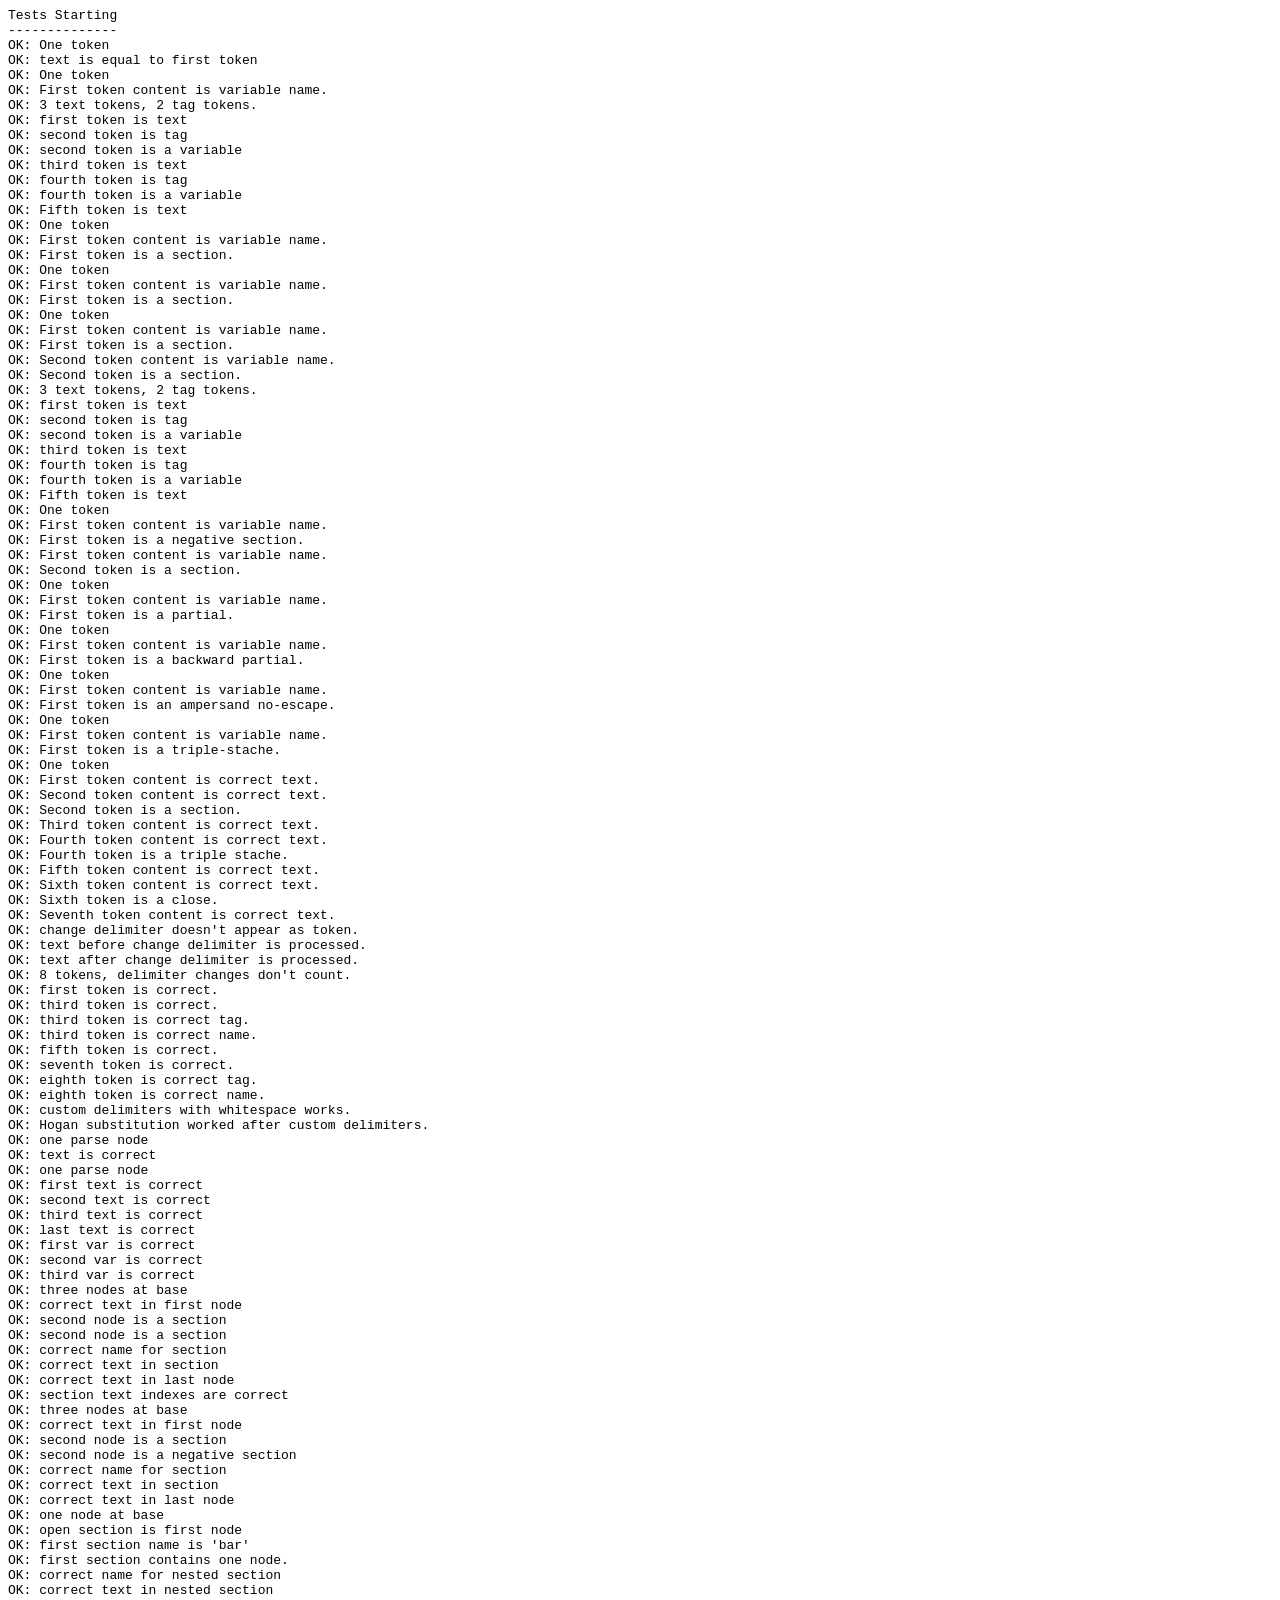
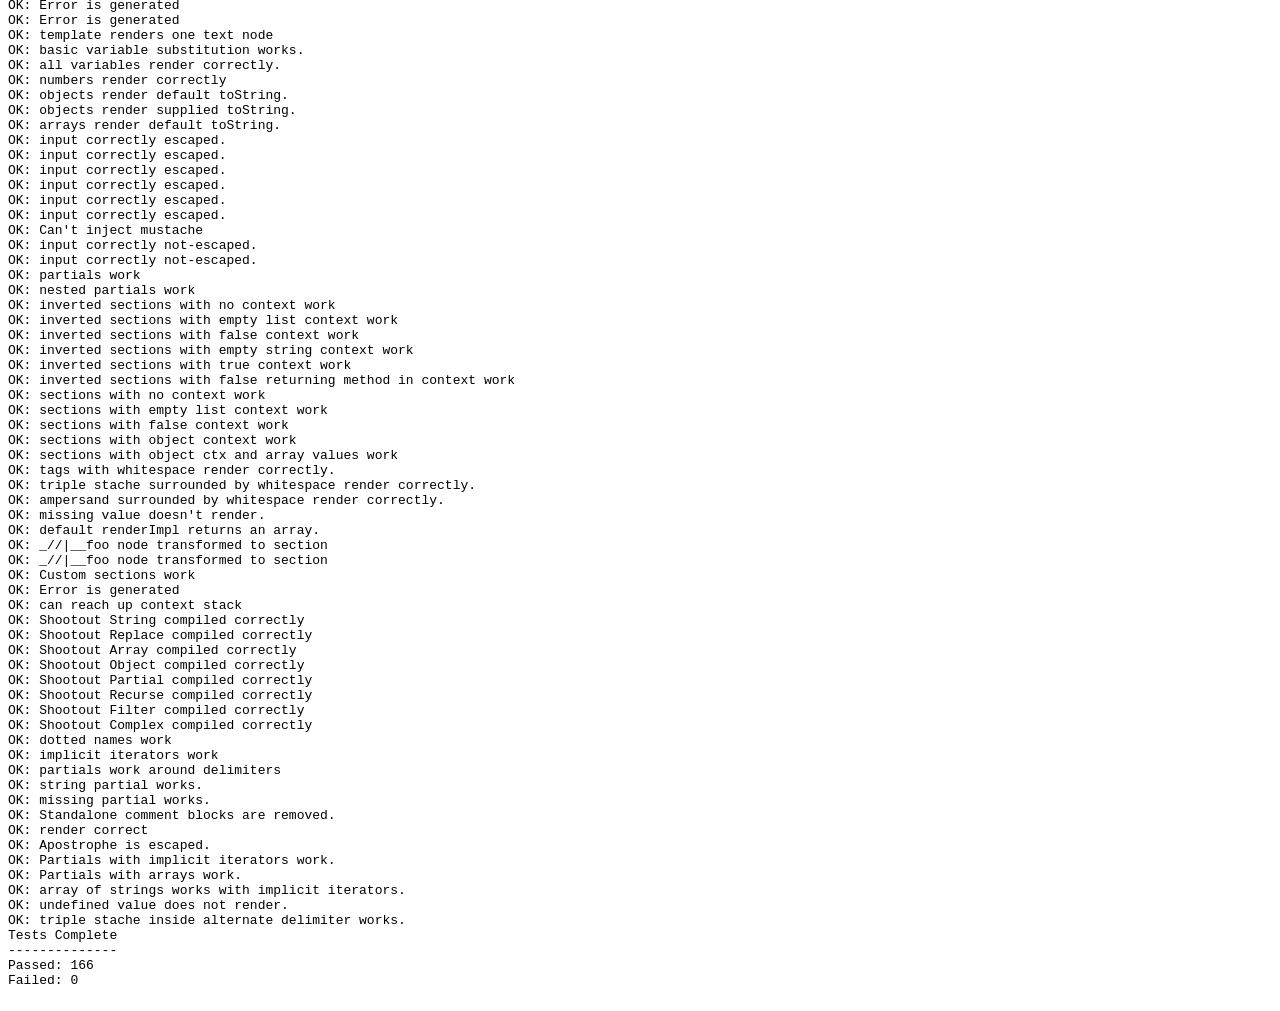
<file: docs/build/node_modules/hogan.js/test/index.html>
<html>
<head>
	<title>test</title>
	<script src="https://raw.github.com/douglascrockford/JSON-js/master/json2.js"></script>
</head>
<body>
  <code id="console"></code>
  <script>var Hogan = {};</script>
  <script src="../lib/template.js"></script>
  <script src="../lib/compiler.js"></script>
  <script src="./index.js"></script>
</body>
</html>
</file>
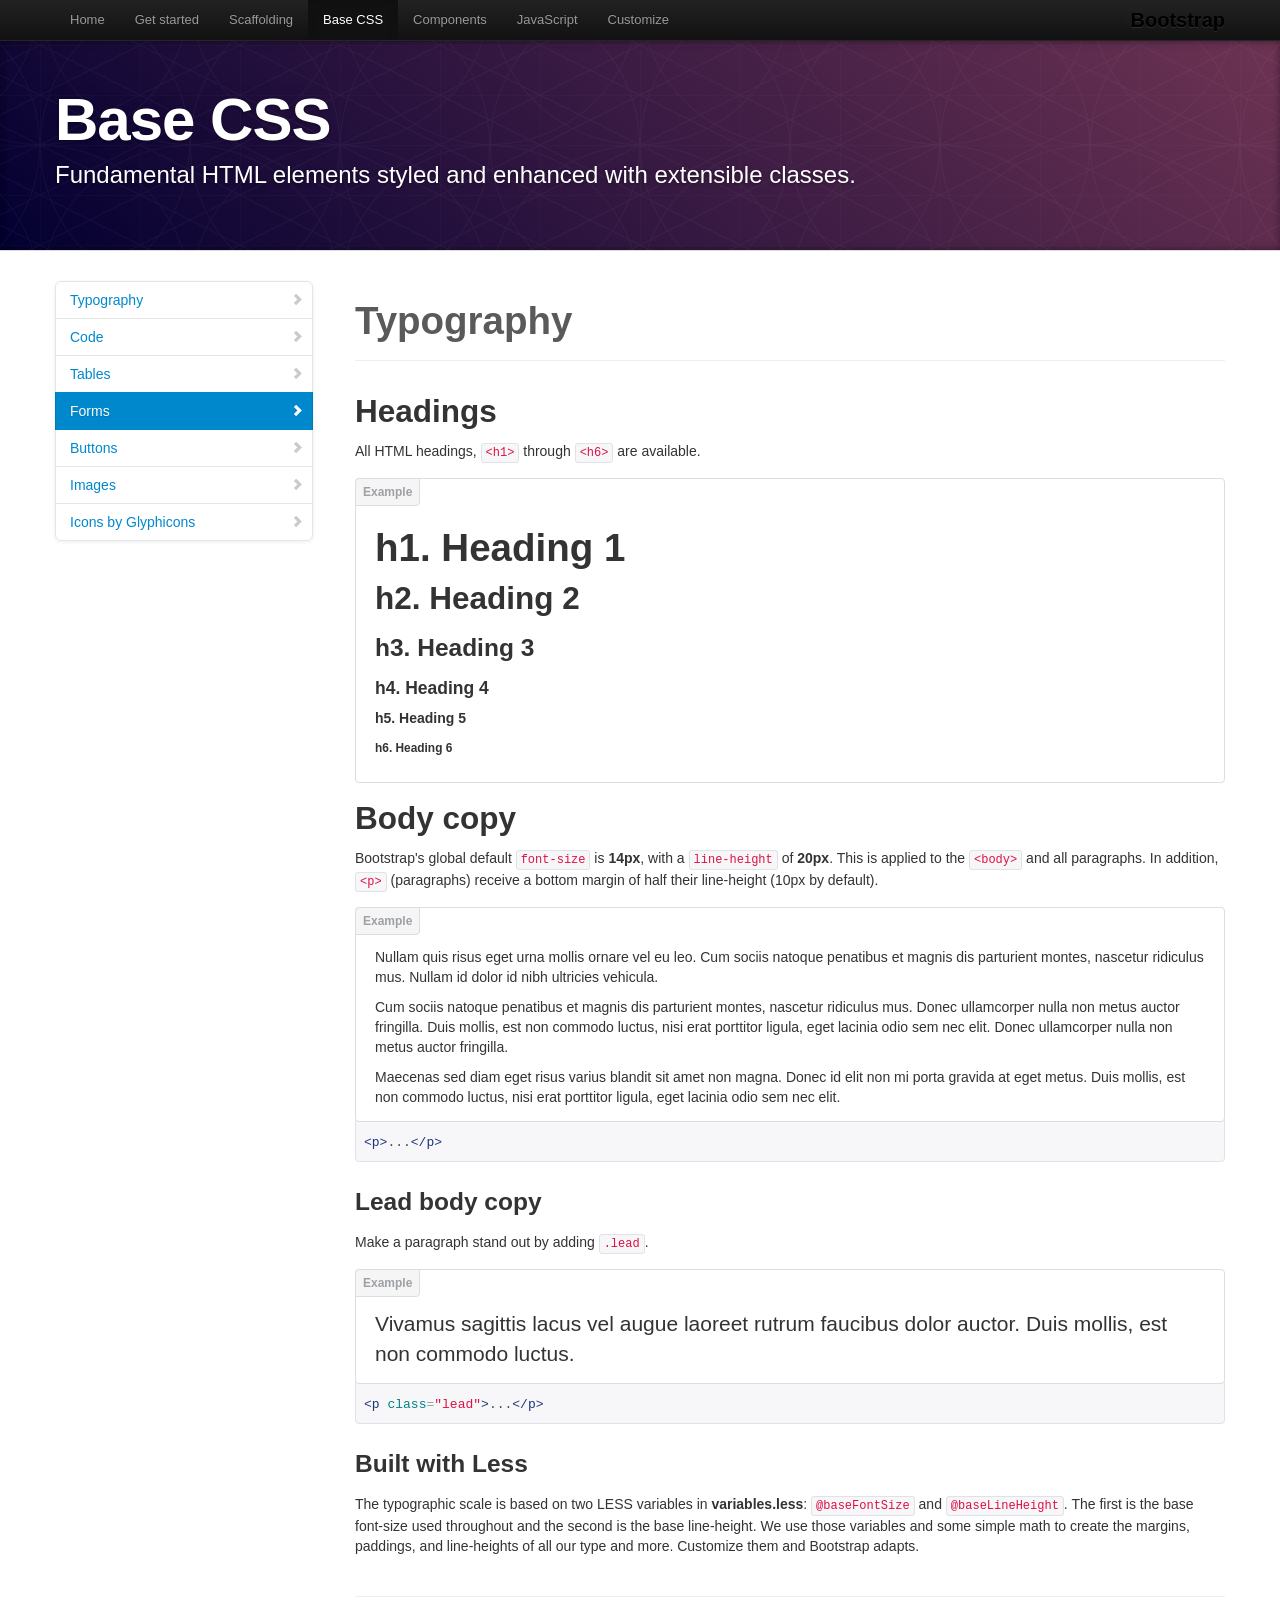
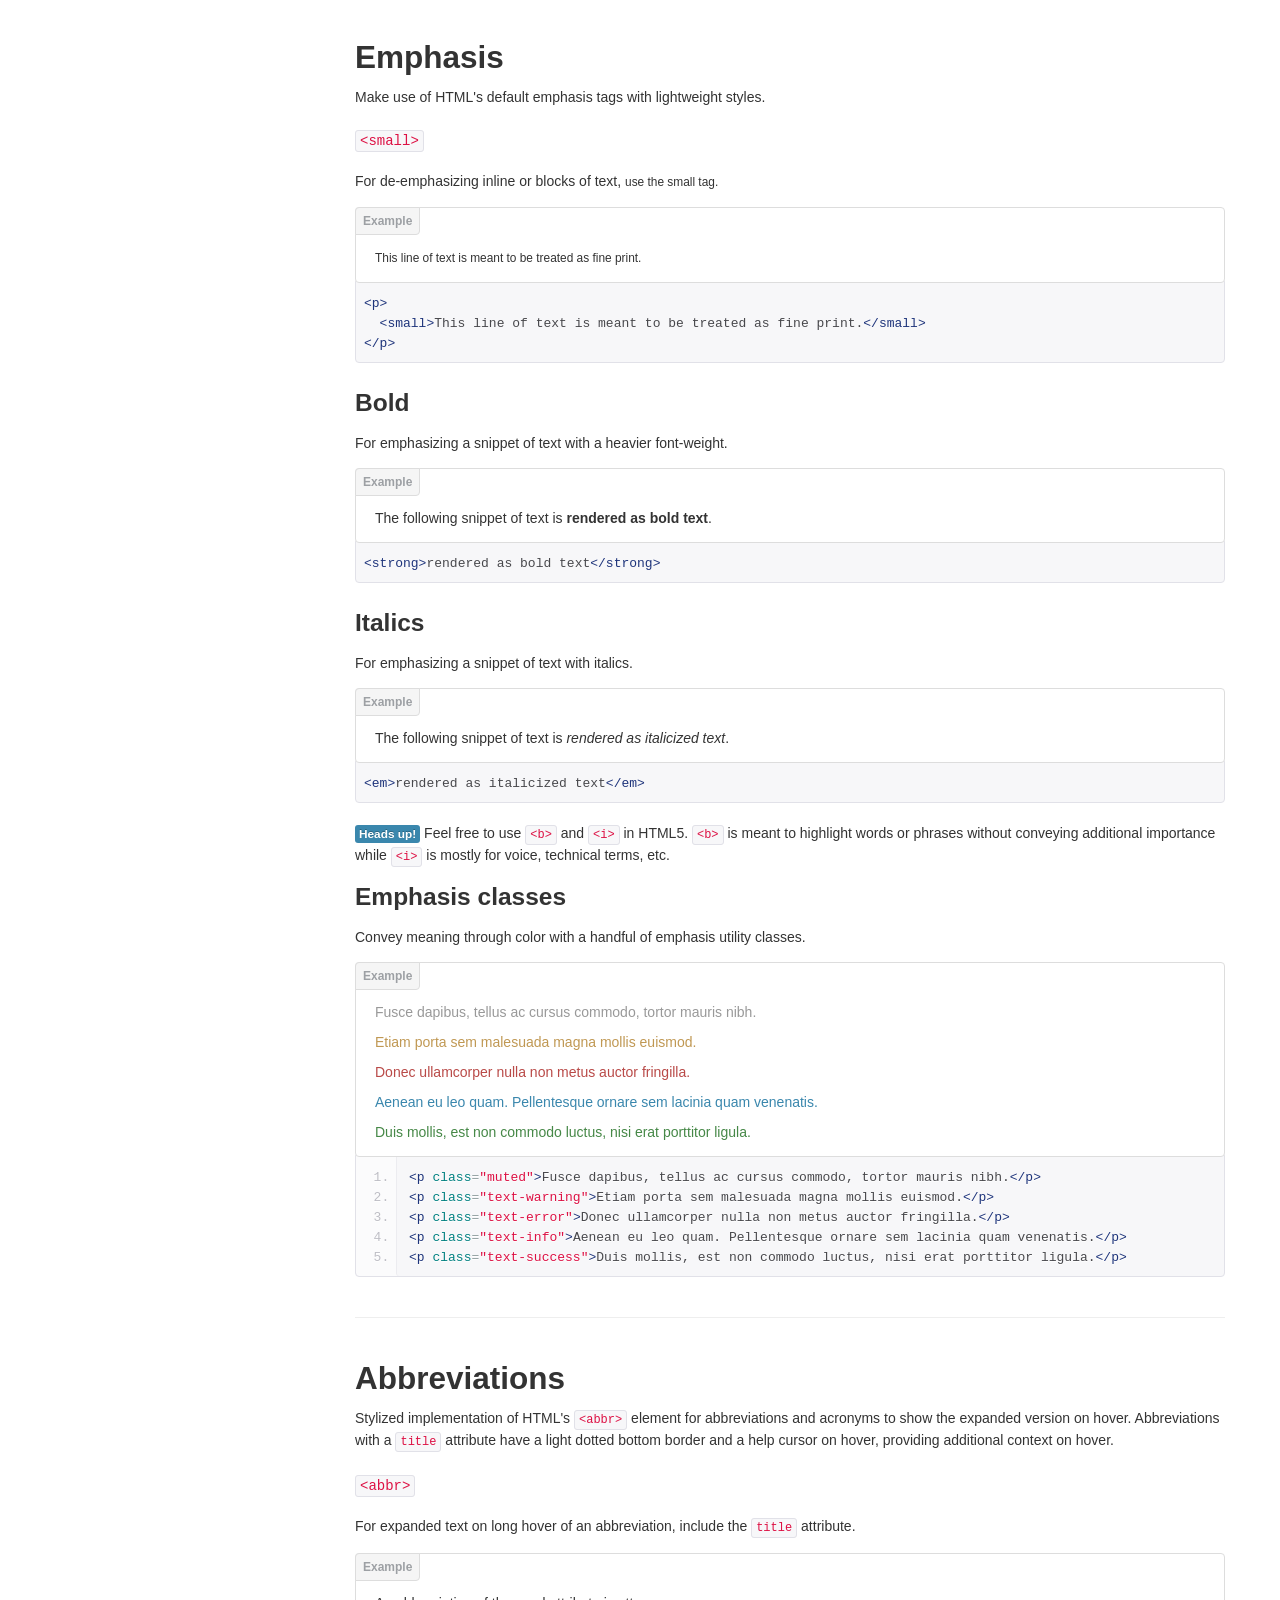
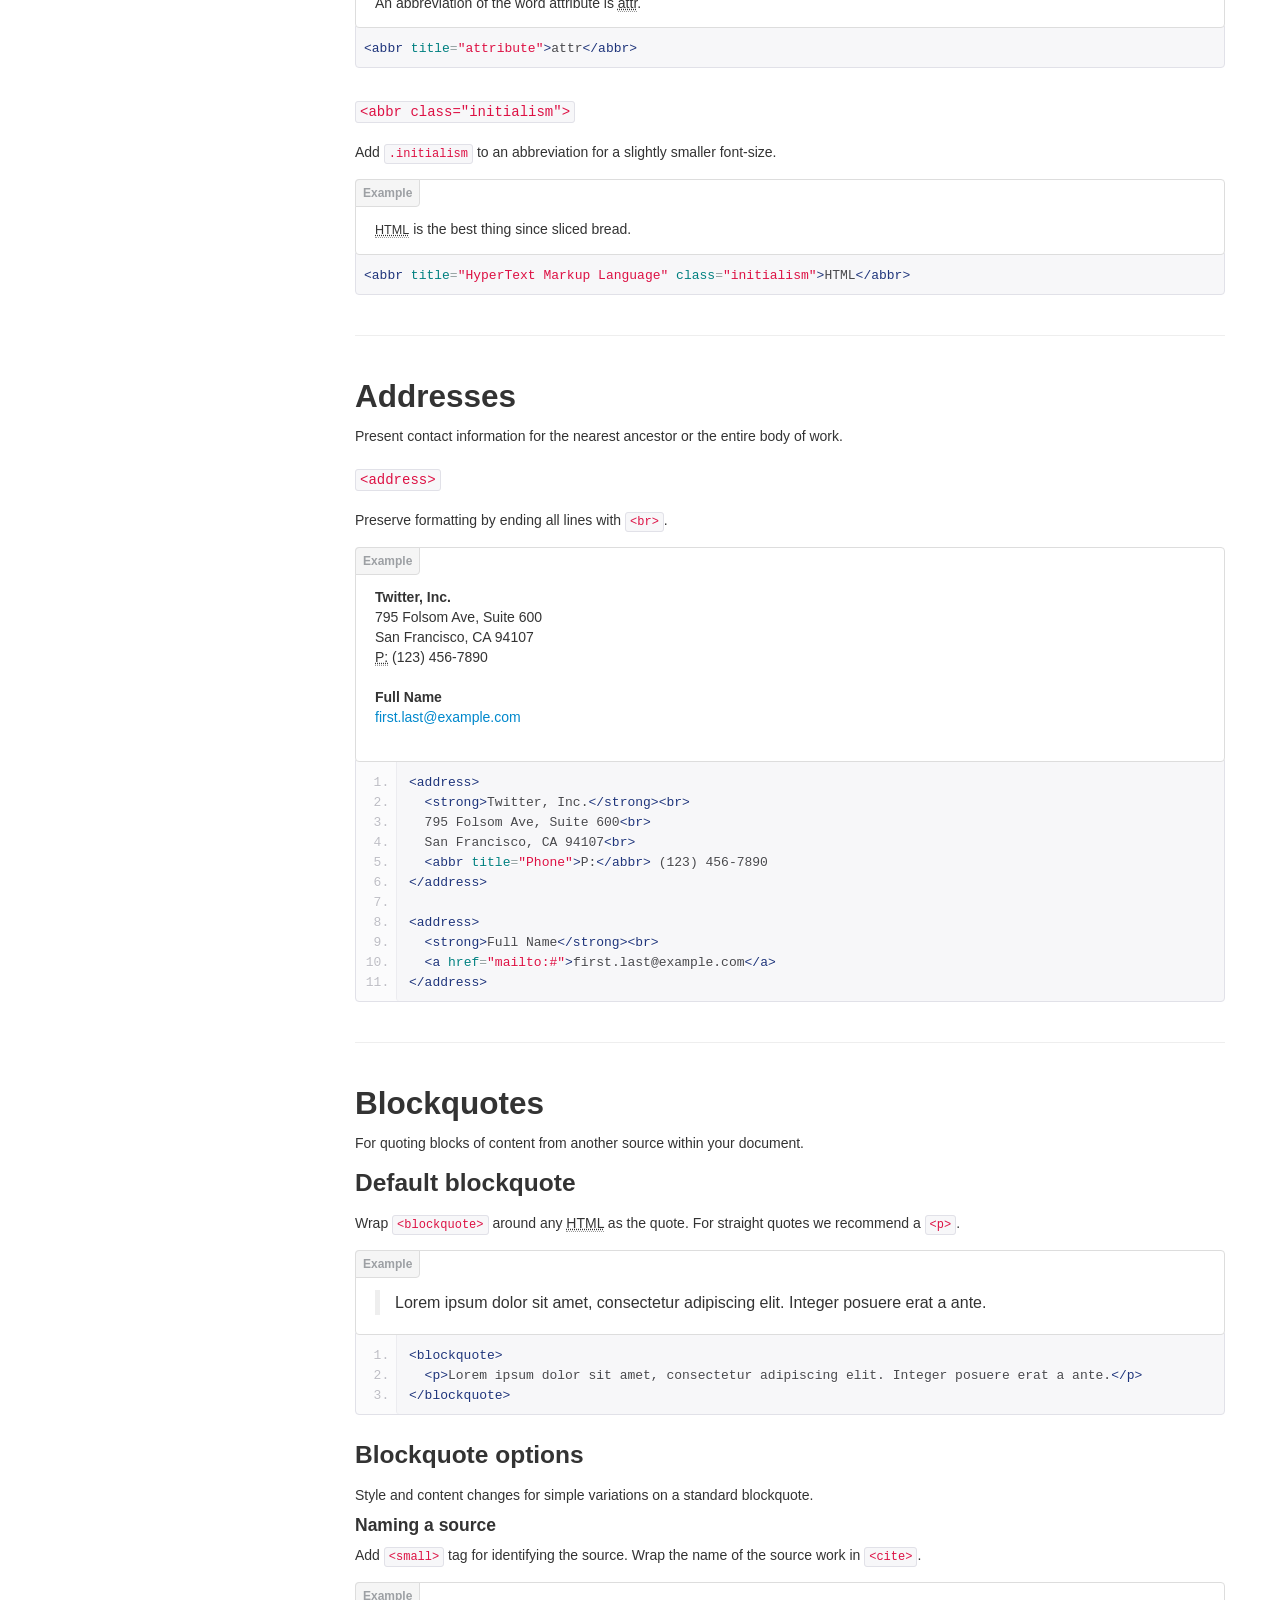
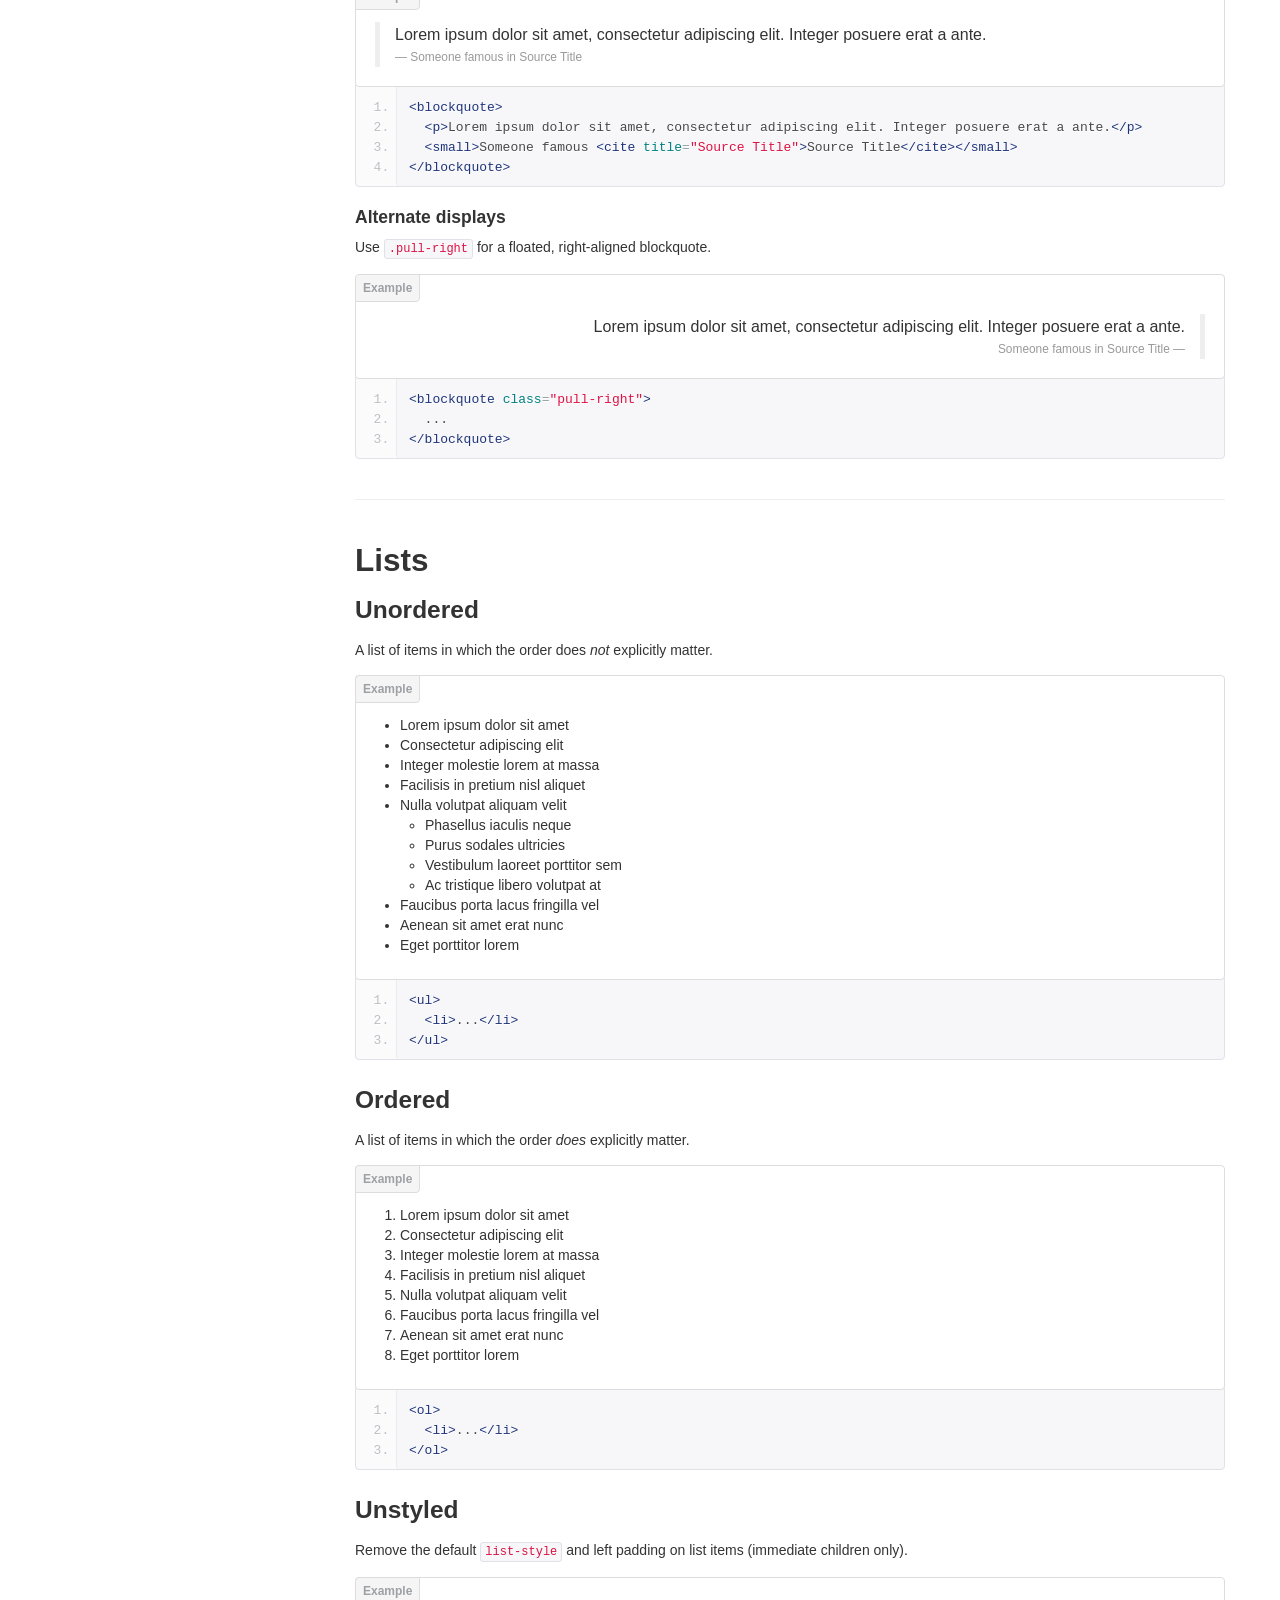
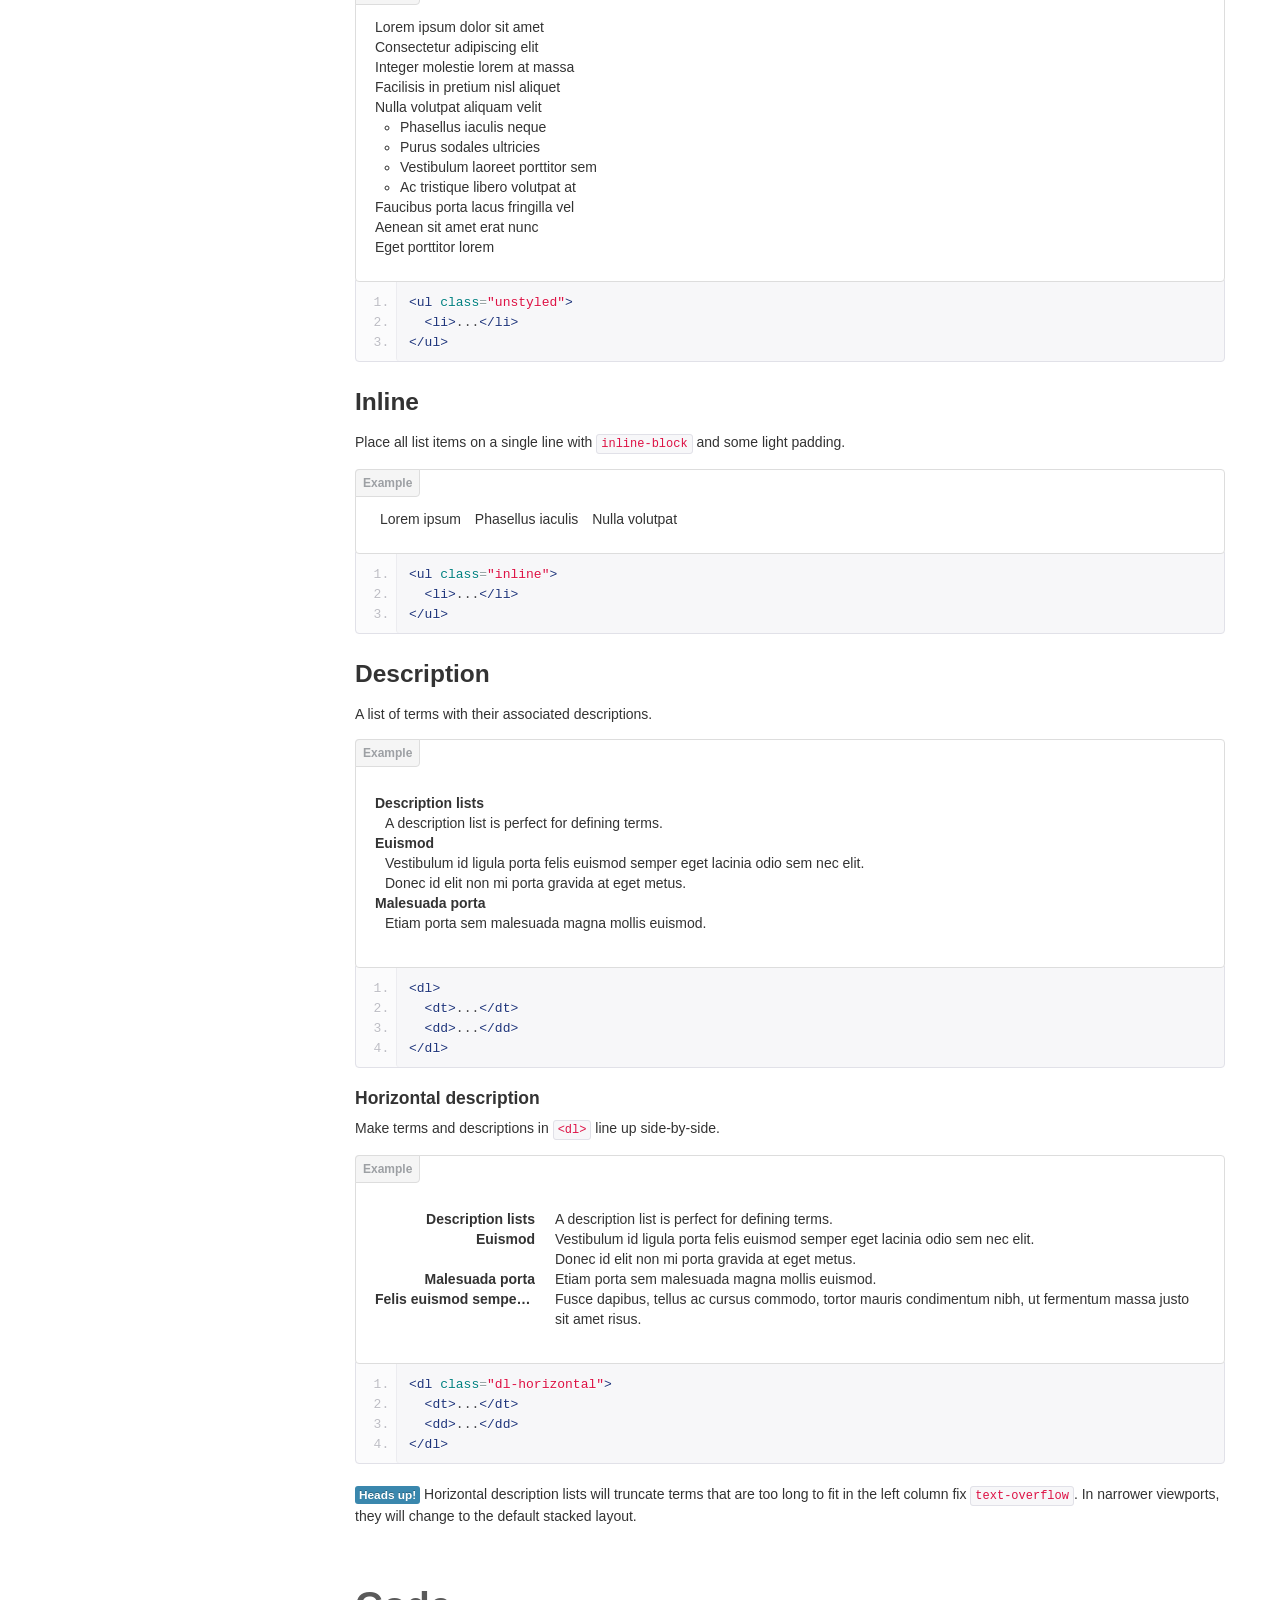
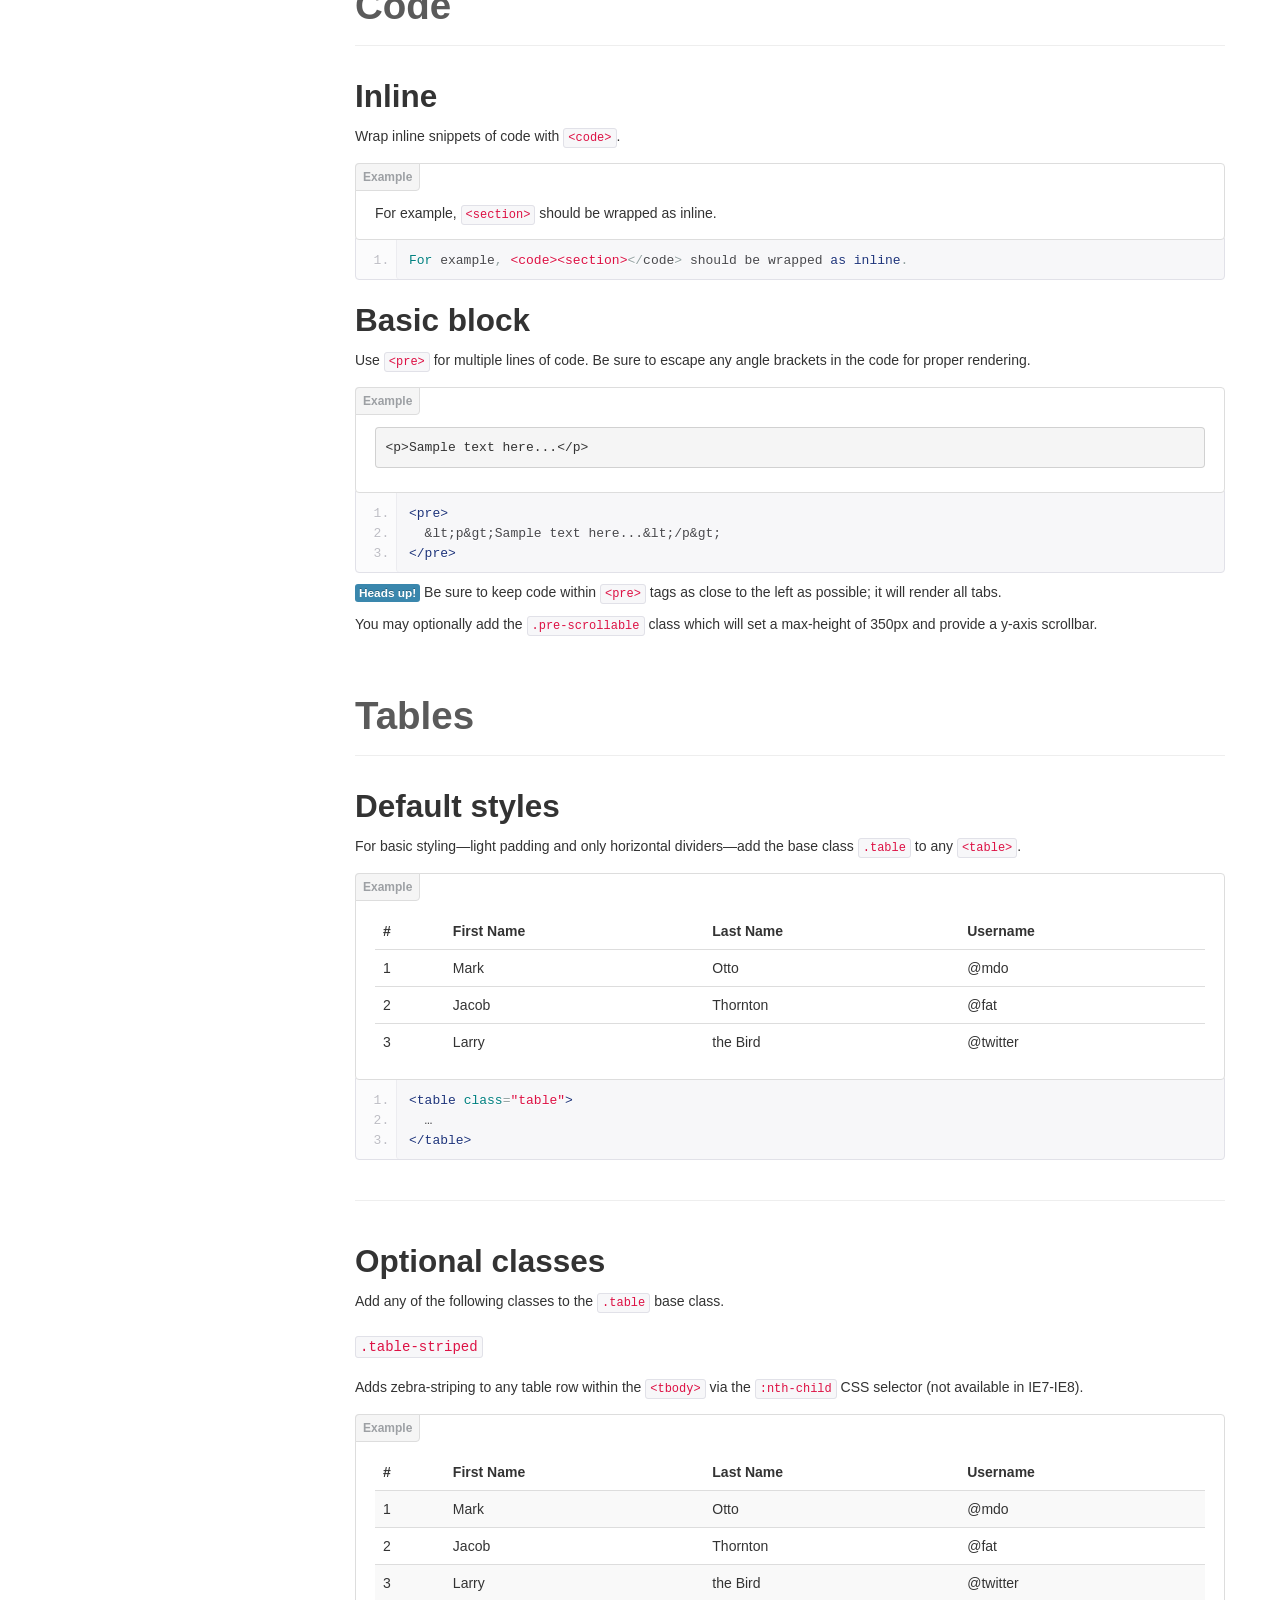
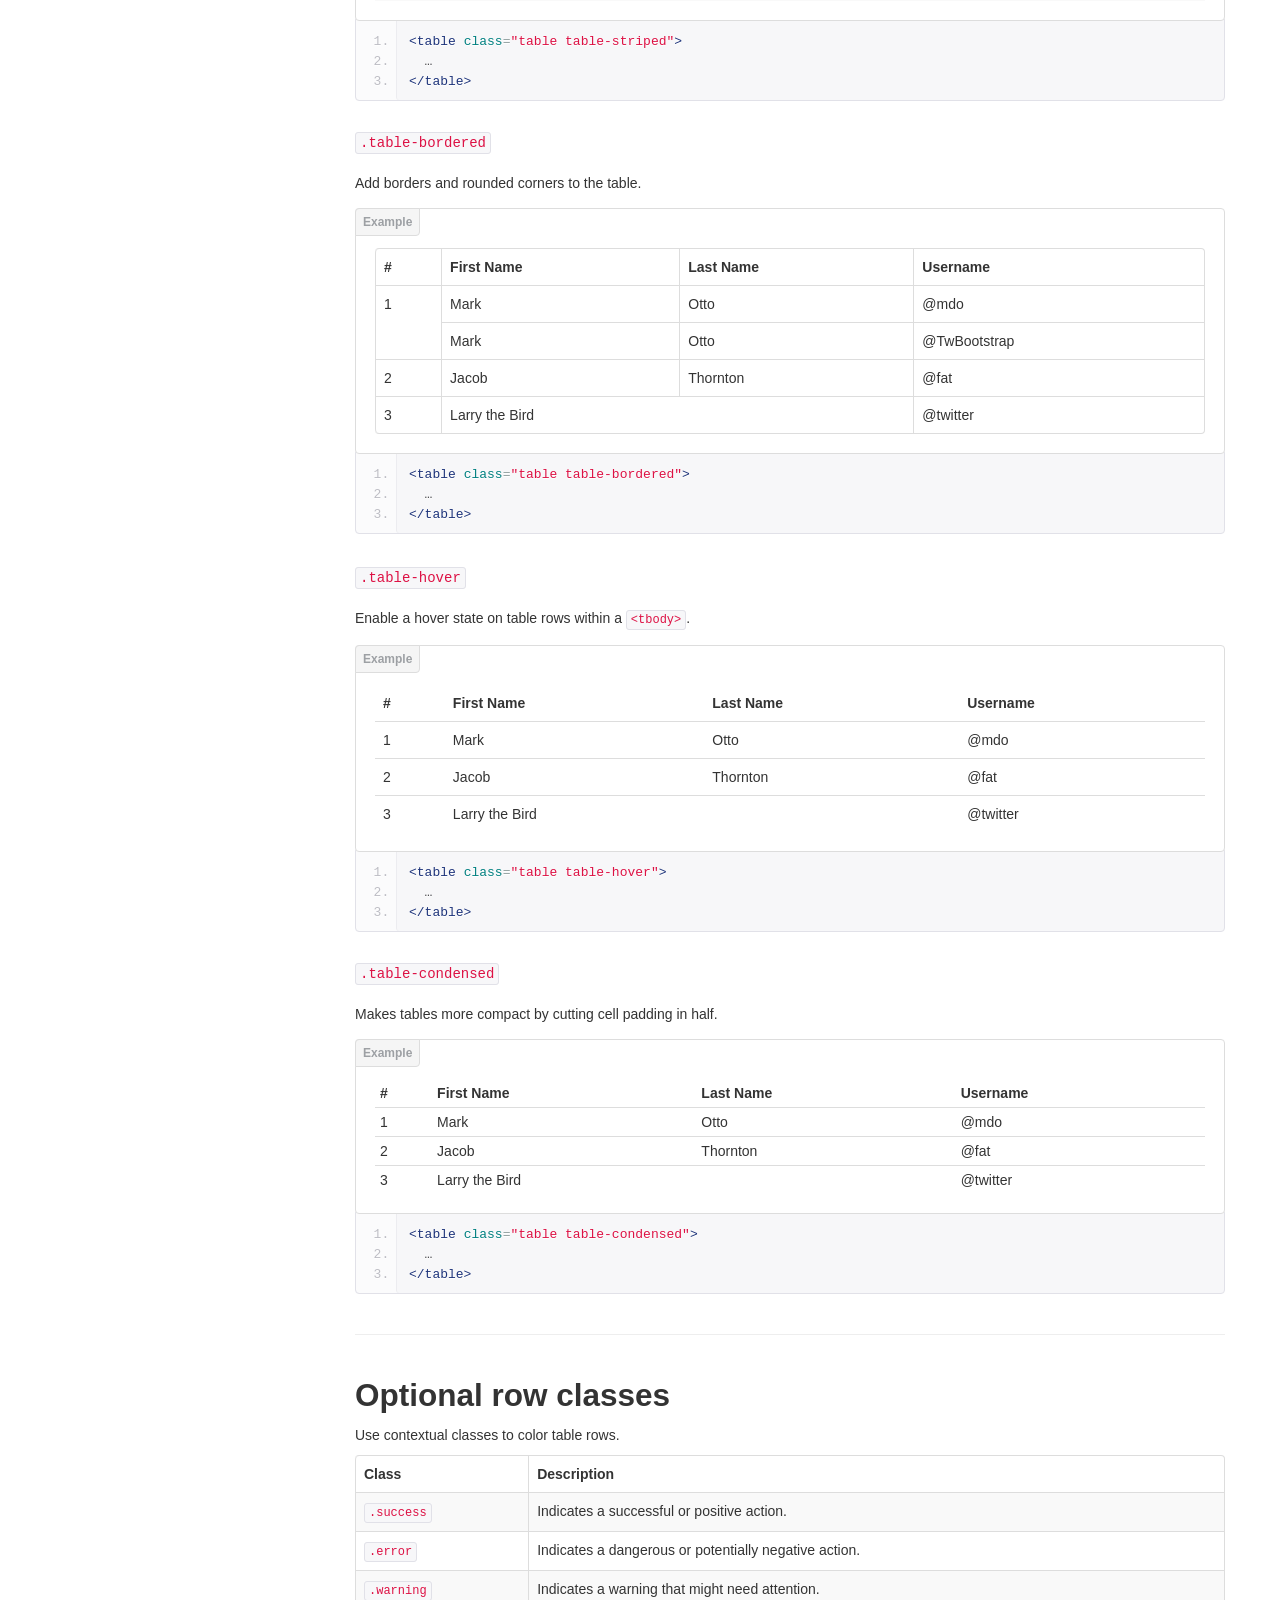
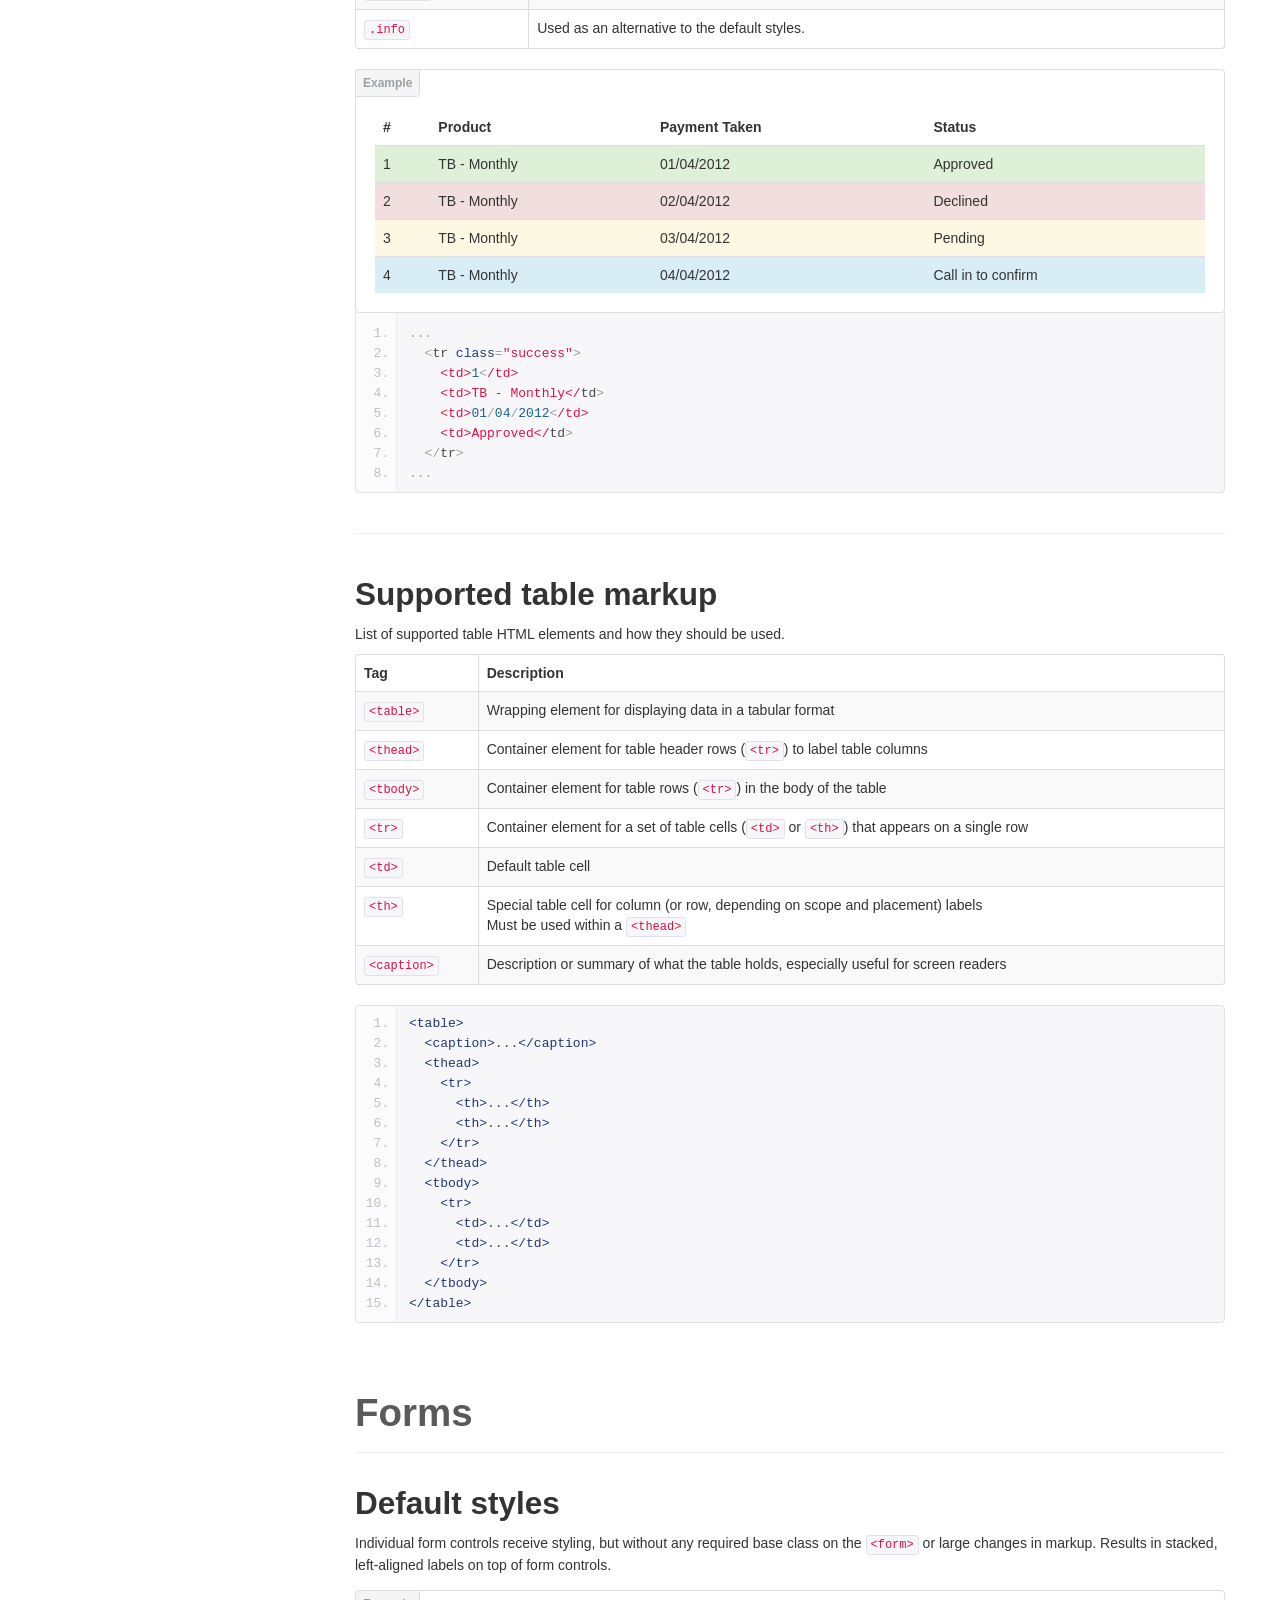
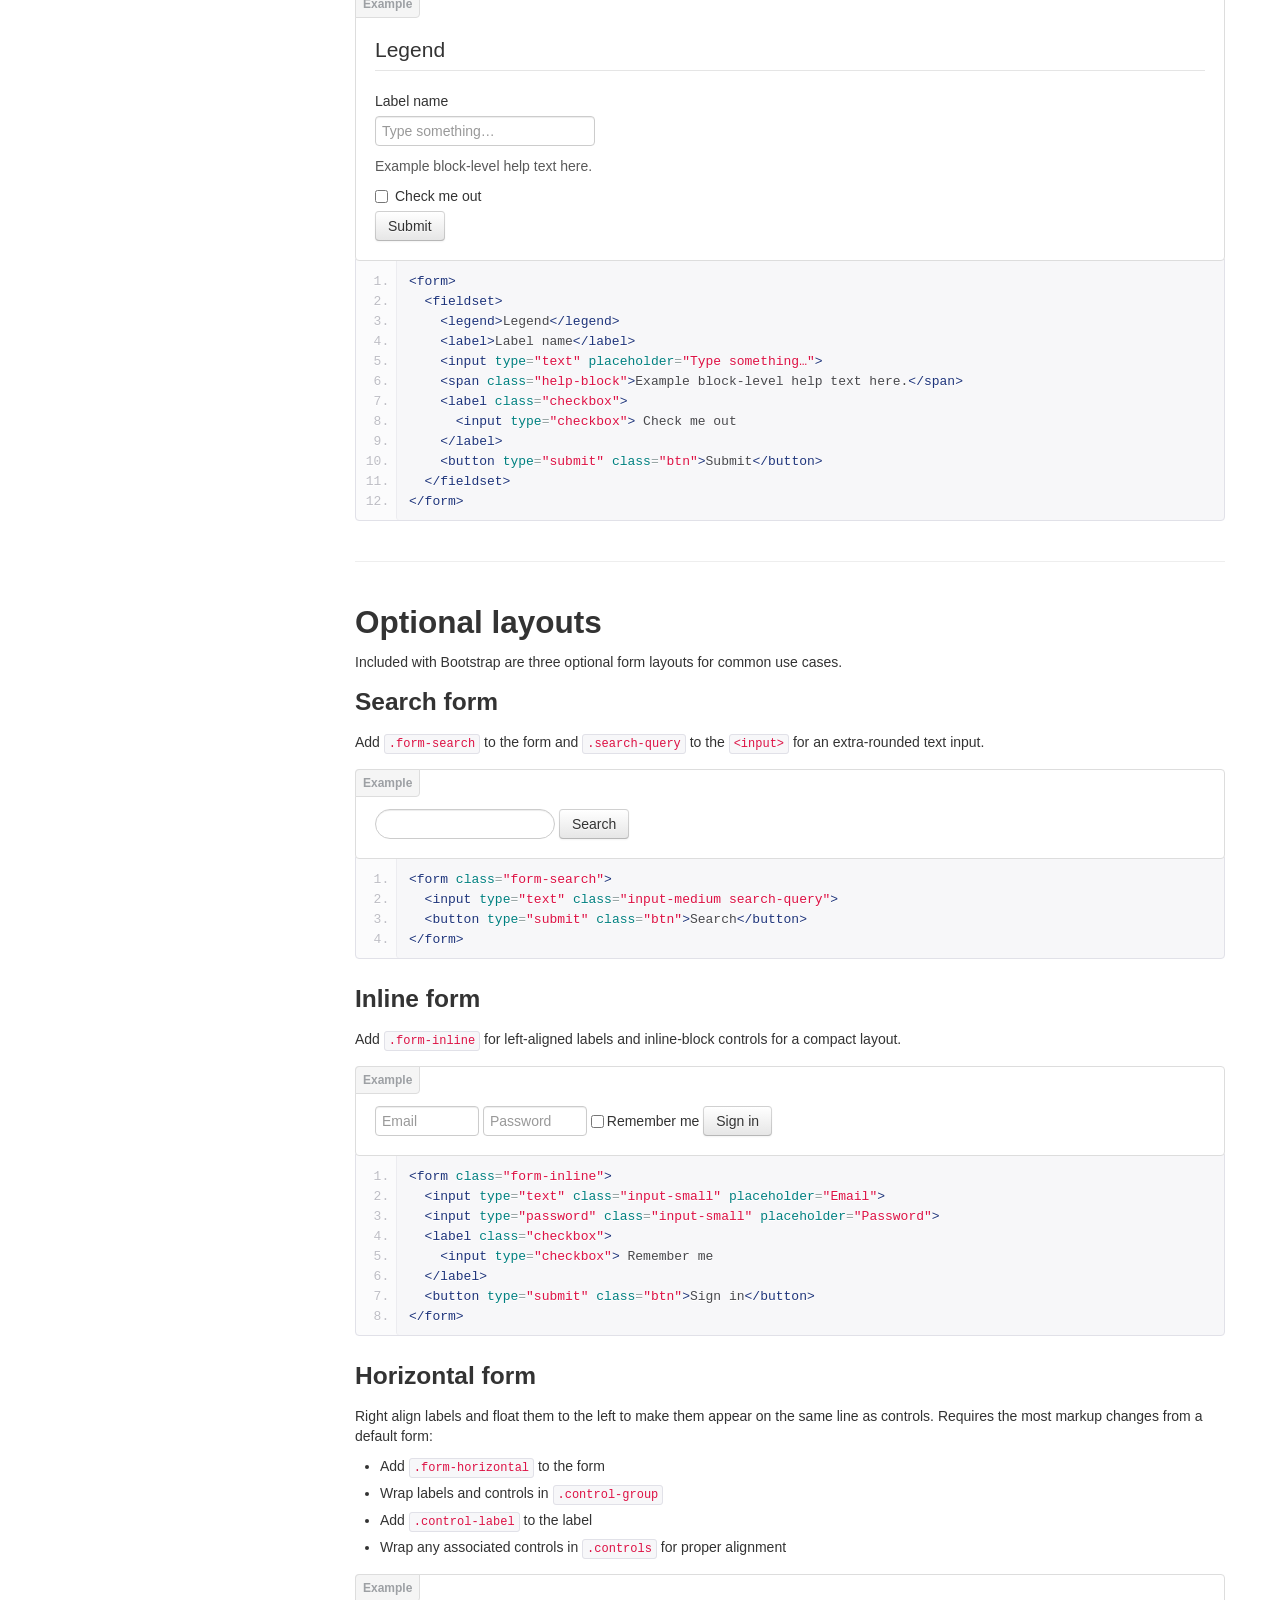
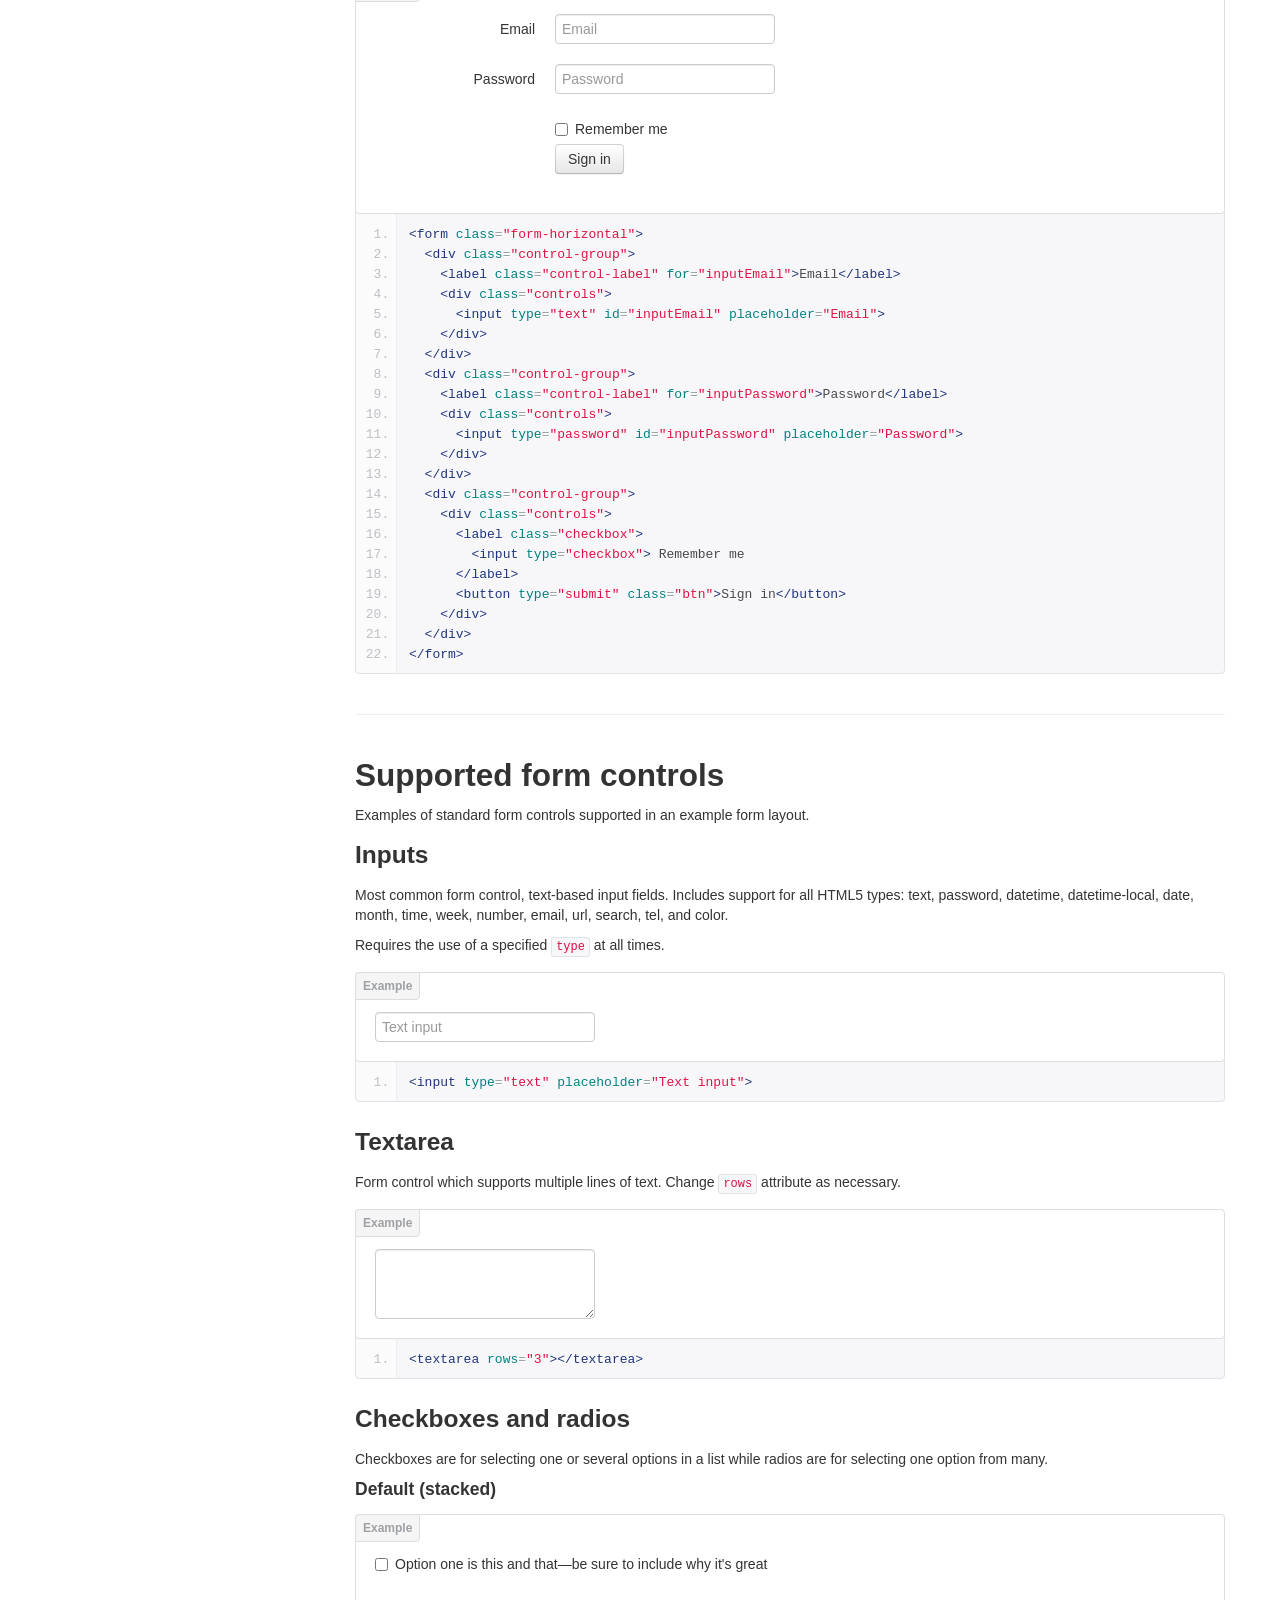
<file: docs/base-css.html>
<!DOCTYPE html>
<html lang="en">
  <head>
    <meta charset="utf-8">
    <title>Base · Bootstrap</title>
    <meta name="viewport" content="width=device-width, initial-scale=1.0">
    <meta name="description" content="">
    <meta name="author" content="">

    <!-- Le styles -->
    <link href="assets/css/bootstrap.css" rel="stylesheet">
    <link href="assets/css/bootstrap-responsive.css" rel="stylesheet">
    <link href="assets/css/docs.css" rel="stylesheet">
    <link href="assets/js/google-code-prettify/prettify.css" rel="stylesheet">

    <!-- Le HTML5 shim, for IE6-8 support of HTML5 elements -->
    <!--[if lt IE 9]>
      <script src="http://html5shim.googlecode.com/svn/trunk/html5.js"></script>
    <![endif]-->

    <!-- Le fav and touch icons -->
    <link rel="apple-touch-icon-precomposed" sizes="144x144" href="assets/ico/apple-touch-icon-144-precomposed.png">
    <link rel="apple-touch-icon-precomposed" sizes="114x114" href="assets/ico/apple-touch-icon-114-precomposed.png">
      <link rel="apple-touch-icon-precomposed" sizes="72x72" href="assets/ico/apple-touch-icon-72-precomposed.png">
                    <link rel="apple-touch-icon-precomposed" href="assets/ico/apple-touch-icon-57-precomposed.png">
                                   <link rel="shortcut icon" href="assets/ico/favicon.png">

  </head>

  <body data-spy="scroll" data-target=".bs-docs-sidebar">

    <!-- Navbar
    ================================================== -->
    <div class="navbar navbar-inverse navbar-fixed-top">
      <div class="navbar-inner">
        <div class="container">
          <button type="button" class="btn btn-navbar" data-toggle="collapse" data-target=".nav-collapse">
            <span class="icon-bar"></span>
            <span class="icon-bar"></span>
            <span class="icon-bar"></span>
          </button>
          <a class="brand" href="./index.html">Bootstrap</a>
          <div class="nav-collapse collapse">
            <ul class="nav">
              <li class="">
                <a href="./index.html">Home</a>
              </li>
              <li class="">
                <a href="./getting-started.html">Get started</a>
              </li>
              <li class="">
                <a href="./scaffolding.html">Scaffolding</a>
              </li>
              <li class="active">
                <a href="./base-css.html">Base CSS</a>
              </li>
              <li class="">
                <a href="./components.html">Components</a>
              </li>
              <li class="">
                <a href="./javascript.html">JavaScript</a>
              </li>
              <li class="">
                <a href="./customize.html">Customize</a>
              </li>
            </ul>
          </div>
        </div>
      </div>
    </div>

<!-- Subhead
================================================== -->
<header class="jumbotron subhead" id="overview">
  <div class="container">
    <h1>Base CSS</h1>
    <p class="lead">Fundamental HTML elements styled and enhanced with extensible classes.</p>
  </div>
</header>


  <div class="container">

    <!-- Docs nav
    ================================================== -->
    <div class="row">
      <div class="span3 bs-docs-sidebar">
        <ul class="nav nav-list bs-docs-sidenav">
          <li><a href="#typography"><i class="icon-chevron-right"></i> Typography</a></li>
          <li><a href="#code"><i class="icon-chevron-right"></i> Code</a></li>
          <li><a href="#tables"><i class="icon-chevron-right"></i> Tables</a></li>
          <li><a href="#forms"><i class="icon-chevron-right"></i> Forms</a></li>
          <li><a href="#buttons"><i class="icon-chevron-right"></i> Buttons</a></li>
          <li><a href="#images"><i class="icon-chevron-right"></i> Images</a></li>
          <li><a href="#icons"><i class="icon-chevron-right"></i> Icons by Glyphicons</a></li>
        </ul>
      </div>
      <div class="span9">



        <!-- Typography
        ================================================== -->
        <section id="typography">
          <div class="page-header">
            <h1>Typography</h1>
          </div>

          <h2 id="headings">Headings</h2>
          <p>All HTML headings, <code>&lt;h1&gt;</code> through <code>&lt;h6&gt;</code> are available.</p>
          <div class="bs-docs-example">
            <h1>h1. Heading 1</h1>
            <h2>h2. Heading 2</h2>
            <h3>h3. Heading 3</h3>
            <h4>h4. Heading 4</h4>
            <h5>h5. Heading 5</h5>
            <h6>h6. Heading 6</h6>
          </div>

          <h2 id="body-copy">Body copy</h2>
          <p>Bootstrap's global default <code>font-size</code> is <strong>14px</strong>, with a <code>line-height</code> of <strong>20px</strong>. This is applied to the <code>&lt;body&gt;</code> and all paragraphs. In addition, <code>&lt;p&gt;</code> (paragraphs) receive a bottom margin of half their line-height (10px by default).</p>
          <div class="bs-docs-example">
            <p>Nullam quis risus eget urna mollis ornare vel eu leo. Cum sociis natoque penatibus et magnis dis parturient montes, nascetur ridiculus mus. Nullam id dolor id nibh ultricies vehicula.</p>
            <p>Cum sociis natoque penatibus et magnis dis parturient montes, nascetur ridiculus mus. Donec ullamcorper nulla non metus auctor fringilla. Duis mollis, est non commodo luctus, nisi erat porttitor ligula, eget lacinia odio sem nec elit. Donec ullamcorper nulla non metus auctor fringilla.</p>
            <p>Maecenas sed diam eget risus varius blandit sit amet non magna. Donec id elit non mi porta gravida at eget metus. Duis mollis, est non commodo luctus, nisi erat porttitor ligula, eget lacinia odio sem nec elit.</p>
          </div>
          <pre class="prettyprint">&lt;p&gt;...&lt;/p&gt;</pre>

          <h3>Lead body copy</h3>
          <p>Make a paragraph stand out by adding <code>.lead</code>.</p>
          <div class="bs-docs-example">
            <p class="lead">Vivamus sagittis lacus vel augue laoreet rutrum faucibus dolor auctor. Duis mollis, est non commodo luctus.</p>
          </div>
          <pre class="prettyprint">&lt;p class="lead"&gt;...&lt;/p&gt;</pre>

          <h3>Built with Less</h3>
          <p>The typographic scale is based on two LESS variables in <strong>variables.less</strong>: <code>@baseFontSize</code> and <code>@baseLineHeight</code>. The first is the base font-size used throughout and the second is the base line-height. We use those variables and some simple math to create the margins, paddings, and line-heights of all our type and more. Customize them and Bootstrap adapts.</p>


          <hr class="bs-docs-separator">


          <h2 id="emphasis">Emphasis</h2>
          <p>Make use of HTML's default emphasis tags with lightweight styles.</p>

          <h3><code>&lt;small&gt;</code></h3>
          <p>For de-emphasizing inline or blocks of text, <small>use the small tag.</small></p>
          <div class="bs-docs-example">
            <p><small>This line of text is meant to be treated as fine print.</small></p>
          </div>
<pre class="prettyprint">
&lt;p&gt;
  &lt;small&gt;This line of text is meant to be treated as fine print.&lt;/small&gt;
&lt;/p&gt;
</pre>

          <h3>Bold</h3>
          <p>For emphasizing a snippet of text with a heavier font-weight.</p>
          <div class="bs-docs-example">
            <p>The following snippet of text is <strong>rendered as bold text</strong>.</p>
          </div>
          <pre class="prettyprint">&lt;strong&gt;rendered as bold text&lt;/strong&gt;</pre>

          <h3>Italics</h3>
          <p>For emphasizing a snippet of text with italics.</p>
          <div class="bs-docs-example">
            <p>The following snippet of text is <em>rendered as italicized text</em>.</p>
          </div>
          <pre class="prettyprint">&lt;em&gt;rendered as italicized text&lt;/em&gt;</pre>

          <p><span class="label label-info">Heads up!</span> Feel free to use <code>&lt;b&gt;</code> and <code>&lt;i&gt;</code> in HTML5. <code>&lt;b&gt;</code> is meant to highlight words or phrases without conveying additional importance while <code>&lt;i&gt;</code> is mostly for voice, technical terms, etc.</p>

          <h3>Emphasis classes</h3>
          <p>Convey meaning through color with a handful of emphasis utility classes.</p>
          <div class="bs-docs-example">
            <p class="muted">Fusce dapibus, tellus ac cursus commodo, tortor mauris nibh.</p>
            <p class="text-warning">Etiam porta sem malesuada magna mollis euismod.</p>
            <p class="text-error">Donec ullamcorper nulla non metus auctor fringilla.</p>
            <p class="text-info">Aenean eu leo quam. Pellentesque ornare sem lacinia quam venenatis.</p>
            <p class="text-success">Duis mollis, est non commodo luctus, nisi erat porttitor ligula.</p>
          </div>
<pre class="prettyprint linenums">
&lt;p class="muted"&gt;Fusce dapibus, tellus ac cursus commodo, tortor mauris nibh.&lt;/p&gt;
&lt;p class="text-warning"&gt;Etiam porta sem malesuada magna mollis euismod.&lt;/p&gt;
&lt;p class="text-error"&gt;Donec ullamcorper nulla non metus auctor fringilla.&lt;/p&gt;
&lt;p class="text-info"&gt;Aenean eu leo quam. Pellentesque ornare sem lacinia quam venenatis.&lt;/p&gt;
&lt;p class="text-success"&gt;Duis mollis, est non commodo luctus, nisi erat porttitor ligula.&lt;/p&gt;
</pre>


          <hr class="bs-docs-separator">


          <h2 id="abbreviations">Abbreviations</h2>
          <p>Stylized implementation of HTML's <code>&lt;abbr&gt;</code> element for abbreviations and acronyms to show the expanded version on hover. Abbreviations with a <code>title</code> attribute have a light dotted bottom border and a help cursor on hover, providing additional context on hover.</p>

          <h3><code>&lt;abbr&gt;</code></h3>
          <p>For expanded text on long hover of an abbreviation, include the <code>title</code> attribute.</p>
          <div class="bs-docs-example">
            <p>An abbreviation of the word attribute is <abbr title="attribute">attr</abbr>.</p>
          </div>
          <pre class="prettyprint">&lt;abbr title="attribute"&gt;attr&lt;/abbr&gt;</pre>

          <h3><code>&lt;abbr class="initialism"&gt;</code></h3>
          <p>Add <code>.initialism</code> to an abbreviation for a slightly smaller font-size.</p>
          <div class="bs-docs-example">
            <p><abbr title="HyperText Markup Language" class="initialism">HTML</abbr> is the best thing since sliced bread.</p>
          </div>
          <pre class="prettyprint">&lt;abbr title="HyperText Markup Language" class="initialism"&gt;HTML&lt;/abbr&gt;</pre>


          <hr class="bs-docs-separator">


          <h2 id="addresses">Addresses</h2>
          <p>Present contact information for the nearest ancestor or the entire body of work.</p>

          <h3><code>&lt;address&gt;</code></h3>
          <p>Preserve formatting by ending all lines with <code>&lt;br&gt;</code>.</p>
          <div class="bs-docs-example">
            <address>
              <strong>Twitter, Inc.</strong><br>
              795 Folsom Ave, Suite 600<br>
              San Francisco, CA 94107<br>
              <abbr title="Phone">P:</abbr> (123) 456-7890
            </address>
            <address>
              <strong>Full Name</strong><br>
              <a href="mailto:#">first.last@example.com</a>
            </address>
          </div>
<pre class="prettyprint linenums">
&lt;address&gt;
  &lt;strong&gt;Twitter, Inc.&lt;/strong&gt;&lt;br&gt;
  795 Folsom Ave, Suite 600&lt;br&gt;
  San Francisco, CA 94107&lt;br&gt;
  &lt;abbr title="Phone"&gt;P:&lt;/abbr&gt; (123) 456-7890
&lt;/address&gt;

&lt;address&gt;
  &lt;strong&gt;Full Name&lt;/strong&gt;&lt;br&gt;
  &lt;a href="mailto:#"&gt;first.last@example.com&lt;/a&gt;
&lt;/address&gt;
</pre>


          <hr class="bs-docs-separator">


          <h2 id="blockquotes">Blockquotes</h2>
          <p>For quoting blocks of content from another source within your document.</p>

          <h3>Default blockquote</h3>
          <p>Wrap <code>&lt;blockquote&gt;</code> around any <abbr title="HyperText Markup Language">HTML</abbr> as the quote. For straight quotes we recommend a <code>&lt;p&gt;</code>.</p>
          <div class="bs-docs-example">
            <blockquote>
              <p>Lorem ipsum dolor sit amet, consectetur adipiscing elit. Integer posuere erat a ante.</p>
            </blockquote>
          </div>
<pre class="prettyprint linenums">
&lt;blockquote&gt;
  &lt;p&gt;Lorem ipsum dolor sit amet, consectetur adipiscing elit. Integer posuere erat a ante.&lt;/p&gt;
&lt;/blockquote&gt;
</pre>

          <h3>Blockquote options</h3>
          <p>Style and content changes for simple variations on a standard blockquote.</p>

          <h4>Naming a source</h4>
          <p>Add <code>&lt;small&gt;</code> tag for identifying the source. Wrap the name of the source work in <code>&lt;cite&gt;</code>.</p>
          <div class="bs-docs-example">
            <blockquote>
              <p>Lorem ipsum dolor sit amet, consectetur adipiscing elit. Integer posuere erat a ante.</p>
              <small>Someone famous in <cite title="Source Title">Source Title</cite></small>
            </blockquote>
          </div>
<pre class="prettyprint linenums">
&lt;blockquote&gt;
  &lt;p&gt;Lorem ipsum dolor sit amet, consectetur adipiscing elit. Integer posuere erat a ante.&lt;/p&gt;
  &lt;small&gt;Someone famous &lt;cite title="Source Title"&gt;Source Title&lt;/cite&gt;&lt;/small&gt;
&lt;/blockquote&gt;
</pre>

          <h4>Alternate displays</h4>
          <p>Use <code>.pull-right</code> for a floated, right-aligned blockquote.</p>
          <div class="bs-docs-example" style="overflow: hidden;">
            <blockquote class="pull-right">
              <p>Lorem ipsum dolor sit amet, consectetur adipiscing elit. Integer posuere erat a ante.</p>
              <small>Someone famous in <cite title="Source Title">Source Title</cite></small>
            </blockquote>
          </div>
<pre class="prettyprint linenums">
&lt;blockquote class="pull-right"&gt;
  ...
&lt;/blockquote&gt;
</pre>


          <hr class="bs-docs-separator">


          <!-- Lists -->
          <h2 id="lists">Lists</h2>

          <h3>Unordered</h3>
          <p>A list of items in which the order does <em>not</em> explicitly matter.</p>
          <div class="bs-docs-example">
            <ul>
              <li>Lorem ipsum dolor sit amet</li>
              <li>Consectetur adipiscing elit</li>
              <li>Integer molestie lorem at massa</li>
              <li>Facilisis in pretium nisl aliquet</li>
              <li>Nulla volutpat aliquam velit
                <ul>
                  <li>Phasellus iaculis neque</li>
                  <li>Purus sodales ultricies</li>
                  <li>Vestibulum laoreet porttitor sem</li>
                  <li>Ac tristique libero volutpat at</li>
                </ul>
              </li>
              <li>Faucibus porta lacus fringilla vel</li>
              <li>Aenean sit amet erat nunc</li>
              <li>Eget porttitor lorem</li>
            </ul>
          </div>
<pre class="prettyprint linenums">
&lt;ul&gt;
  &lt;li&gt;...&lt;/li&gt;
&lt;/ul&gt;
</pre>

          <h3>Ordered</h3>
          <p>A list of items in which the order <em>does</em> explicitly matter.</p>
          <div class="bs-docs-example">
            <ol>
              <li>Lorem ipsum dolor sit amet</li>
              <li>Consectetur adipiscing elit</li>
              <li>Integer molestie lorem at massa</li>
              <li>Facilisis in pretium nisl aliquet</li>
              <li>Nulla volutpat aliquam velit</li>
              <li>Faucibus porta lacus fringilla vel</li>
              <li>Aenean sit amet erat nunc</li>
              <li>Eget porttitor lorem</li>
            </ol>
          </div>
<pre class="prettyprint linenums">
&lt;ol&gt;
  &lt;li&gt;...&lt;/li&gt;
&lt;/ol&gt;
</pre>

        <h3>Unstyled</h3>
        <p>Remove the default <code>list-style</code> and left padding on list items (immediate children only).</p>
        <div class="bs-docs-example">
          <ul class="unstyled">
            <li>Lorem ipsum dolor sit amet</li>
            <li>Consectetur adipiscing elit</li>
            <li>Integer molestie lorem at massa</li>
            <li>Facilisis in pretium nisl aliquet</li>
            <li>Nulla volutpat aliquam velit
              <ul>
                <li>Phasellus iaculis neque</li>
                <li>Purus sodales ultricies</li>
                <li>Vestibulum laoreet porttitor sem</li>
                <li>Ac tristique libero volutpat at</li>
              </ul>
            </li>
            <li>Faucibus porta lacus fringilla vel</li>
            <li>Aenean sit amet erat nunc</li>
            <li>Eget porttitor lorem</li>
          </ul>
        </div>
<pre class="prettyprint linenums">
&lt;ul class="unstyled"&gt;
  &lt;li&gt;...&lt;/li&gt;
&lt;/ul&gt;
</pre>

        <h3>Inline</h3>
        <p>Place all list items on a single line with <code>inline-block</code> and some light padding.</p>
        <div class="bs-docs-example">
          <ul class="inline">
            <li>Lorem ipsum</li>
            <li>Phasellus iaculis</li>
            <li>Nulla volutpat</li>
          </ul>
        </div>
<pre class="prettyprint linenums">
&lt;ul class="inline"&gt;
  &lt;li&gt;...&lt;/li&gt;
&lt;/ul&gt;
</pre>

        <h3>Description</h3>
        <p>A list of terms with their associated descriptions.</p>
        <div class="bs-docs-example">
          <dl>
            <dt>Description lists</dt>
            <dd>A description list is perfect for defining terms.</dd>
            <dt>Euismod</dt>
            <dd>Vestibulum id ligula porta felis euismod semper eget lacinia odio sem nec elit.</dd>
            <dd>Donec id elit non mi porta gravida at eget metus.</dd>
            <dt>Malesuada porta</dt>
            <dd>Etiam porta sem malesuada magna mollis euismod.</dd>
          </dl>
        </div>
<pre class="prettyprint linenums">
&lt;dl&gt;
  &lt;dt&gt;...&lt;/dt&gt;
  &lt;dd&gt;...&lt;/dd&gt;
&lt;/dl&gt;
</pre>

        <h4>Horizontal description</h4>
        <p>Make terms and descriptions in <code>&lt;dl&gt;</code> line up side-by-side.</p>
        <div class="bs-docs-example">
          <dl class="dl-horizontal">
            <dt>Description lists</dt>
            <dd>A description list is perfect for defining terms.</dd>
            <dt>Euismod</dt>
            <dd>Vestibulum id ligula porta felis euismod semper eget lacinia odio sem nec elit.</dd>
            <dd>Donec id elit non mi porta gravida at eget metus.</dd>
            <dt>Malesuada porta</dt>
            <dd>Etiam porta sem malesuada magna mollis euismod.</dd>
            <dt>Felis euismod semper eget lacinia</dt>
            <dd>Fusce dapibus, tellus ac cursus commodo, tortor mauris condimentum nibh, ut fermentum massa justo sit amet risus.</dd>
          </dl>
        </div>
<pre class="prettyprint linenums">
&lt;dl class="dl-horizontal"&gt;
  &lt;dt&gt;...&lt;/dt&gt;
  &lt;dd&gt;...&lt;/dd&gt;
&lt;/dl&gt;
</pre>
        <p>
          <span class="label label-info">Heads up!</span>
          Horizontal description lists will truncate terms that are too long to fit in the left column fix <code>text-overflow</code>. In narrower viewports, they will change to the default stacked layout.
        </p>
      </section>



        <!-- Code
        ================================================== -->
        <section id="code">
          <div class="page-header">
            <h1>Code</h1>
          </div>

          <h2>Inline</h2>
          <p>Wrap inline snippets of code with <code>&lt;code&gt;</code>.</p>
<div class="bs-docs-example">
  For example, <code>&lt;section&gt;</code> should be wrapped as inline.
</div>
<pre class="prettyprint linenums">
For example, &lt;code&gt;&lt;section&gt;&lt;/code&gt; should be wrapped as inline.
</pre>

          <h2>Basic block</h2>
          <p>Use <code>&lt;pre&gt;</code> for multiple lines of code. Be sure to escape any angle brackets in the code for proper rendering.</p>
<div class="bs-docs-example">
  <pre>&lt;p&gt;Sample text here...&lt;/p&gt;</pre>
</div>
<pre class="prettyprint linenums" style="margin-bottom: 9px;">
&lt;pre&gt;
  &amp;lt;p&amp;gt;Sample text here...&amp;lt;/p&amp;gt;
&lt;/pre&gt;
</pre>
          <p><span class="label label-info">Heads up!</span> Be sure to keep code within <code>&lt;pre&gt;</code> tags as close to the left as possible; it will render all tabs.</p>
          <p>You may optionally add the <code>.pre-scrollable</code> class which will set a max-height of 350px and provide a y-axis scrollbar.</p>
        </section>



        <!-- Tables
        ================================================== -->
        <section id="tables">
          <div class="page-header">
            <h1>Tables</h1>
          </div>

          <h2>Default styles</h2>
          <p>For basic styling&mdash;light padding and only horizontal dividers&mdash;add the base class <code>.table</code> to any <code>&lt;table&gt;</code>.</p>
          <div class="bs-docs-example">
            <table class="table">
              <thead>
                <tr>
                  <th>#</th>
                  <th>First Name</th>
                  <th>Last Name</th>
                  <th>Username</th>
                </tr>
              </thead>
              <tbody>
                <tr>
                  <td>1</td>
                  <td>Mark</td>
                  <td>Otto</td>
                  <td>@mdo</td>
                </tr>
                <tr>
                  <td>2</td>
                  <td>Jacob</td>
                  <td>Thornton</td>
                  <td>@fat</td>
                </tr>
                <tr>
                  <td>3</td>
                  <td>Larry</td>
                  <td>the Bird</td>
                  <td>@twitter</td>
                </tr>
              </tbody>
            </table>
          </div>
<pre class="prettyprint linenums">
&lt;table class="table"&gt;
  …
&lt;/table&gt;
</pre>


          <hr class="bs-docs-separator">


          <h2>Optional classes</h2>
          <p>Add any of the following classes to the <code>.table</code> base class.</p>

          <h3><code>.table-striped</code></h3>
          <p>Adds zebra-striping to any table row within the <code>&lt;tbody&gt;</code> via the <code>:nth-child</code> CSS selector (not available in IE7-IE8).</p>
          <div class="bs-docs-example">
            <table class="table table-striped">
              <thead>
                <tr>
                  <th>#</th>
                  <th>First Name</th>
                  <th>Last Name</th>
                  <th>Username</th>
                </tr>
              </thead>
              <tbody>
                <tr>
                  <td>1</td>
                  <td>Mark</td>
                  <td>Otto</td>
                  <td>@mdo</td>
                </tr>
                <tr>
                  <td>2</td>
                  <td>Jacob</td>
                  <td>Thornton</td>
                  <td>@fat</td>
                </tr>
                <tr>
                  <td>3</td>
                  <td>Larry</td>
                  <td>the Bird</td>
                  <td>@twitter</td>
                </tr>
              </tbody>
            </table>
          </div>
<pre class="prettyprint linenums" style="margin-bottom: 18px;">
&lt;table class="table table-striped"&gt;
  …
&lt;/table&gt;
</pre>

          <h3><code>.table-bordered</code></h3>
          <p>Add borders and rounded corners to the table.</p>
          <div class="bs-docs-example">
            <table class="table table-bordered">
              <thead>
                <tr>
                  <th>#</th>
                  <th>First Name</th>
                  <th>Last Name</th>
                  <th>Username</th>
                </tr>
              </thead>
              <tbody>
                <tr>
                  <td rowspan="2">1</td>
                  <td>Mark</td>
                  <td>Otto</td>
                  <td>@mdo</td>
                </tr>
                <tr>
                  <td>Mark</td>
                  <td>Otto</td>
                  <td>@TwBootstrap</td>
                </tr>
                <tr>
                  <td>2</td>
                  <td>Jacob</td>
                  <td>Thornton</td>
                  <td>@fat</td>
                </tr>
                <tr>
                  <td>3</td>
                  <td colspan="2">Larry the Bird</td>
                  <td>@twitter</td>
                </tr>
              </tbody>
            </table>
          </div>
<pre class="prettyprint linenums">
&lt;table class="table table-bordered"&gt;
  …
&lt;/table&gt;
</pre>

          <h3><code>.table-hover</code></h3>
          <p>Enable a hover state on table rows within a <code>&lt;tbody&gt;</code>.</p>
          <div class="bs-docs-example">
            <table class="table table-hover">
              <thead>
                <tr>
                  <th>#</th>
                  <th>First Name</th>
                  <th>Last Name</th>
                  <th>Username</th>
                </tr>
              </thead>
              <tbody>
                <tr>
                  <td>1</td>
                  <td>Mark</td>
                  <td>Otto</td>
                  <td>@mdo</td>
                </tr>
                <tr>
                  <td>2</td>
                  <td>Jacob</td>
                  <td>Thornton</td>
                  <td>@fat</td>
                </tr>
                <tr>
                  <td>3</td>
                  <td colspan="2">Larry the Bird</td>
                  <td>@twitter</td>
                </tr>
              </tbody>
            </table>
          </div>
<pre class="prettyprint linenums" style="margin-bottom: 18px;">
&lt;table class="table table-hover"&gt;
  …
&lt;/table&gt;
</pre>

          <h3><code>.table-condensed</code></h3>
          <p>Makes tables more compact by cutting cell padding in half.</p>
          <div class="bs-docs-example">
            <table class="table table-condensed">
              <thead>
                <tr>
                  <th>#</th>
                  <th>First Name</th>
                  <th>Last Name</th>
                  <th>Username</th>
                </tr>
              </thead>
              <tbody>
                <tr>
                  <td>1</td>
                  <td>Mark</td>
                  <td>Otto</td>
                  <td>@mdo</td>
                </tr>
                <tr>
                  <td>2</td>
                  <td>Jacob</td>
                  <td>Thornton</td>
                  <td>@fat</td>
                </tr>
                <tr>
                  <td>3</td>
                  <td colspan="2">Larry the Bird</td>
                  <td>@twitter</td>
                </tr>
              </tbody>
            </table>
          </div>
<pre class="prettyprint linenums" style="margin-bottom: 18px;">
&lt;table class="table table-condensed"&gt;
  …
&lt;/table&gt;
</pre>


          <hr class="bs-docs-separator">


          <h2>Optional row classes</h2>
          <p>Use contextual classes to color table rows.</p>
          <table class="table table-bordered table-striped">
            <colgroup>
              <col class="span1">
              <col class="span7">
            </colgroup>
            <thead>
              <tr>
                <th>Class</th>
                <th>Description</th>
              </tr>
            </thead>
            <tbody>
              <tr>
                <td>
                  <code>.success</code>
                </td>
                <td>Indicates a successful or positive action.</td>
              </tr>
              <tr>
                <td>
                  <code>.error</code>
                </td>
                <td>Indicates a dangerous or potentially negative action.</td>
              </tr>
              <tr>
                <td>
                  <code>.warning</code>
                </td>
                <td>Indicates a warning that might need attention.</td>
              </tr>
              <tr>
                <td>
                  <code>.info</code>
                </td>
                <td>Used as an alternative to the default styles.</td>
              </tr>
            </tbody>
          </table>
          <div class="bs-docs-example">
            <table class="table">
              <thead>
                <tr>
                  <th>#</th>
                  <th>Product</th>
                  <th>Payment Taken</th>
                  <th>Status</th>
                </tr>
              </thead>
              <tbody>
                <tr class="success">
                  <td>1</td>
                  <td>TB - Monthly</td>
                  <td>01/04/2012</td>
                  <td>Approved</td>
                </tr>
                <tr class="error">
                  <td>2</td>
                  <td>TB - Monthly</td>
                  <td>02/04/2012</td>
                  <td>Declined</td>
                </tr>
                <tr class="warning">
                  <td>3</td>
                  <td>TB - Monthly</td>
                  <td>03/04/2012</td>
                  <td>Pending</td>
                </tr>
                <tr class="info">
                  <td>4</td>
                  <td>TB - Monthly</td>
                  <td>04/04/2012</td>
                  <td>Call in to confirm</td>
                </tr>
              </tbody>
            </table>
          </div>
<pre class="prettyprint linenums">
...
  &lt;tr class="success"&gt;
    &lt;td&gt;1&lt;/td&gt;
    &lt;td&gt;TB - Monthly&lt;/td&gt;
    &lt;td&gt;01/04/2012&lt;/td&gt;
    &lt;td&gt;Approved&lt;/td&gt;
  &lt;/tr&gt;
...
</pre>


          <hr class="bs-docs-separator">


          <h2>Supported table markup</h2>
          <p>List of supported table HTML elements and how they should be used.</p>
          <table class="table table-bordered table-striped">
            <colgroup>
              <col class="span1">
              <col class="span7">
            </colgroup>
            <thead>
              <tr>
                <th>Tag</th>
                <th>Description</th>
              </tr>
            </thead>
            <tbody>
              <tr>
                <td>
                  <code>&lt;table&gt;</code>
                </td>
                <td>
                  Wrapping element for displaying data in a tabular format
                </td>
              </tr>
              <tr>
                <td>
                  <code>&lt;thead&gt;</code>
                </td>
                <td>
                  Container element for table header rows (<code>&lt;tr&gt;</code>) to label table columns
                </td>
              </tr>
              <tr>
                <td>
                  <code>&lt;tbody&gt;</code>
                </td>
                <td>
                  Container element for table rows (<code>&lt;tr&gt;</code>) in the body of the table
                </td>
              </tr>
              <tr>
                <td>
                  <code>&lt;tr&gt;</code>
                </td>
                <td>
                  Container element for a set of table cells (<code>&lt;td&gt;</code> or <code>&lt;th&gt;</code>) that appears on a single row
                </td>
              </tr>
              <tr>
                <td>
                  <code>&lt;td&gt;</code>
                </td>
                <td>
                  Default table cell
                </td>
              </tr>
              <tr>
                <td>
                  <code>&lt;th&gt;</code>
                </td>
                <td>
                  Special table cell for column (or row, depending on scope and placement) labels<br>
                  Must be used within a <code>&lt;thead&gt;</code>
                </td>
              </tr>
              <tr>
                <td>
                  <code>&lt;caption&gt;</code>
                </td>
                <td>
                  Description or summary of what the table holds, especially useful for screen readers
                </td>
              </tr>
            </tbody>
          </table>
<pre class="prettyprint linenums">
&lt;table&gt;
  &lt;caption&gt;...&lt;/caption&gt;
  &lt;thead&gt;
    &lt;tr&gt;
      &lt;th&gt;...&lt;/th&gt;
      &lt;th&gt;...&lt;/th&gt;
    &lt;/tr&gt;
  &lt;/thead&gt;
  &lt;tbody&gt;
    &lt;tr&gt;
      &lt;td&gt;...&lt;/td&gt;
      &lt;td&gt;...&lt;/td&gt;
    &lt;/tr&gt;
  &lt;/tbody&gt;
&lt;/table&gt;
</pre>

        </section>



        <!-- Forms
        ================================================== -->
        <section id="forms">
          <div class="page-header">
            <h1>Forms</h1>
          </div>

          <h2>Default styles</h2>
          <p>Individual form controls receive styling, but without any required base class on the <code>&lt;form&gt;</code> or large changes in markup. Results in stacked, left-aligned labels on top of form controls.</p>
          <form class="bs-docs-example">
            <fieldset>
              <legend>Legend</legend>
              <label>Label name</label>
              <input type="text" placeholder="Type something…">
              <span class="help-block">Example block-level help text here.</span>
              <label class="checkbox">
                <input type="checkbox"> Check me out
              </label>
              <button type="submit" class="btn">Submit</button>
            </fieldset>
          </form>
<pre class="prettyprint linenums">
&lt;form&gt;
  &lt;fieldset&gt;
    &lt;legend&gt;Legend&lt;/legend&gt;
    &lt;label&gt;Label name&lt;/label&gt;
    &lt;input type="text" placeholder="Type something…"&gt;
    &lt;span class="help-block"&gt;Example block-level help text here.&lt;/span&gt;
    &lt;label class="checkbox"&gt;
      &lt;input type="checkbox"&gt; Check me out
    &lt;/label&gt;
    &lt;button type="submit" class="btn"&gt;Submit&lt;/button&gt;
  &lt;/fieldset&gt;
&lt;/form&gt;
</pre>


          <hr class="bs-docs-separator">


          <h2>Optional layouts</h2>
          <p>Included with Bootstrap are three optional form layouts for common use cases.</p>

          <h3>Search form</h3>
          <p>Add <code>.form-search</code> to the form and <code>.search-query</code> to the <code>&lt;input&gt;</code> for an extra-rounded text input.</p>
          <form class="bs-docs-example form-search">
            <input type="text" class="input-medium search-query">
            <button type="submit" class="btn">Search</button>
          </form>
<pre class="prettyprint linenums">
&lt;form class="form-search"&gt;
  &lt;input type="text" class="input-medium search-query"&gt;
  &lt;button type="submit" class="btn"&gt;Search&lt;/button&gt;
&lt;/form&gt;
</pre>

          <h3>Inline form</h3>
          <p>Add <code>.form-inline</code> for left-aligned labels and inline-block controls for a compact layout.</p>
          <form class="bs-docs-example form-inline">
            <input type="text" class="input-small" placeholder="Email">
            <input type="password" class="input-small" placeholder="Password">
            <label class="checkbox">
              <input type="checkbox"> Remember me
            </label>
            <button type="submit" class="btn">Sign in</button>
          </form>
<pre class="prettyprint linenums">
&lt;form class="form-inline"&gt;
  &lt;input type="text" class="input-small" placeholder="Email"&gt;
  &lt;input type="password" class="input-small" placeholder="Password"&gt;
  &lt;label class="checkbox"&gt;
    &lt;input type="checkbox"&gt; Remember me
  &lt;/label&gt;
  &lt;button type="submit" class="btn"&gt;Sign in&lt;/button&gt;
&lt;/form&gt;
</pre>

          <h3>Horizontal form</h3>
          <p>Right align labels and float them to the left to make them appear on the same line as controls. Requires the most markup changes from a default form:</p>
          <ul>
            <li>Add <code>.form-horizontal</code> to the form</li>
            <li>Wrap labels and controls in <code>.control-group</code></li>
            <li>Add <code>.control-label</code> to the label</li>
            <li>Wrap any associated controls in <code>.controls</code> for proper alignment</li>
          </ul>
          <form class="bs-docs-example form-horizontal">
            <div class="control-group">
              <label class="control-label" for="inputEmail">Email</label>
              <div class="controls">
                <input type="text" id="inputEmail" placeholder="Email">
              </div>
            </div>
            <div class="control-group">
              <label class="control-label" for="inputPassword">Password</label>
              <div class="controls">
                <input type="password" id="inputPassword" placeholder="Password">
              </div>
            </div>
            <div class="control-group">
              <div class="controls">
                <label class="checkbox">
                  <input type="checkbox"> Remember me
                </label>
                <button type="submit" class="btn">Sign in</button>
              </div>
            </div>
          </form>
<pre class="prettyprint linenums">
&lt;form class="form-horizontal"&gt;
  &lt;div class="control-group"&gt;
    &lt;label class="control-label" for="inputEmail"&gt;Email&lt;/label&gt;
    &lt;div class="controls"&gt;
      &lt;input type="text" id="inputEmail" placeholder="Email"&gt;
    &lt;/div&gt;
  &lt;/div&gt;
  &lt;div class="control-group"&gt;
    &lt;label class="control-label" for="inputPassword"&gt;Password&lt;/label&gt;
    &lt;div class="controls"&gt;
      &lt;input type="password" id="inputPassword" placeholder="Password"&gt;
    &lt;/div&gt;
  &lt;/div&gt;
  &lt;div class="control-group"&gt;
    &lt;div class="controls"&gt;
      &lt;label class="checkbox"&gt;
        &lt;input type="checkbox"&gt; Remember me
      &lt;/label&gt;
      &lt;button type="submit" class="btn"&gt;Sign in&lt;/button&gt;
    &lt;/div&gt;
  &lt;/div&gt;
&lt;/form&gt;
</pre>


          <hr class="bs-docs-separator">


          <h2>Supported form controls</h2>
          <p>Examples of standard form controls supported in an example form layout.</p>

          <h3>Inputs</h3>
          <p>Most common form control, text-based input fields. Includes support for all HTML5 types: text, password, datetime, datetime-local, date, month, time, week, number, email, url, search, tel, and color.</p>
          <p>Requires the use of a specified <code>type</code> at all times.</p>
          <form class="bs-docs-example form-inline">
            <input type="text" placeholder="Text input">
          </form>
<pre class="prettyprint linenums">
&lt;input type="text" placeholder="Text input"&gt;
</pre>

          <h3>Textarea</h3>
          <p>Form control which supports multiple lines of text. Change <code>rows</code> attribute as necessary.</p>
          <form class="bs-docs-example form-inline">
            <textarea rows="3"></textarea>
          </form>
<pre class="prettyprint linenums">
&lt;textarea rows="3"&gt;&lt;/textarea&gt;
</pre>

          <h3>Checkboxes and radios</h3>
          <p>Checkboxes are for selecting one or several options in a list while radios are for selecting one option from many.</p>
          <h4>Default (stacked)</h4>
          <form class="bs-docs-example">
            <label class="checkbox">
              <input type="checkbox" value="">
              Option one is this and that&mdash;be sure to include why it's great
            </label>
            <br>
            <label class="radio">
              <input type="radio" name="optionsRadios" id="optionsRadios1" value="option1" checked>
              Option one is this and that&mdash;be sure to include why it's great
            </label>
            <label class="radio">
              <input type="radio" name="optionsRadios" id="optionsRadios2" value="option2">
              Option two can be something else and selecting it will deselect option one
            </label>
          </form>
<pre class="prettyprint linenums">
&lt;label class="checkbox"&gt;
  &lt;input type="checkbox" value=""&gt;
  Option one is this and that&mdash;be sure to include why it's great
&lt;/label&gt;

&lt;label class="radio"&gt;
  &lt;input type="radio" name="optionsRadios" id="optionsRadios1" value="option1" checked&gt;
  Option one is this and that&mdash;be sure to include why it's great
&lt;/label&gt;
&lt;label class="radio"&gt;
  &lt;input type="radio" name="optionsRadios" id="optionsRadios2" value="option2"&gt;
  Option two can be something else and selecting it will deselect option one
&lt;/label&gt;
</pre>

          <h4>Inline checkboxes</h4>
          <p>Add the <code>.inline</code> class to a series of checkboxes or radios for controls appear on the same line.</p>
          <form class="bs-docs-example">
            <label class="checkbox inline">
              <input type="checkbox" id="inlineCheckbox1" value="option1"> 1
            </label>
            <label class="checkbox inline">
              <input type="checkbox" id="inlineCheckbox2" value="option2"> 2
            </label>
            <label class="checkbox inline">
              <input type="checkbox" id="inlineCheckbox3" value="option3"> 3
            </label>
          </form>
<pre class="prettyprint linenums">
&lt;label class="checkbox inline"&gt;
  &lt;input type="checkbox" id="inlineCheckbox1" value="option1"&gt; 1
&lt;/label&gt;
&lt;label class="checkbox inline"&gt;
  &lt;input type="checkbox" id="inlineCheckbox2" value="option2"&gt; 2
&lt;/label&gt;
&lt;label class="checkbox inline"&gt;
  &lt;input type="checkbox" id="inlineCheckbox3" value="option3"&gt; 3
&lt;/label&gt;
</pre>

          <h3>Selects</h3>
          <p>Use the default option or specify a <code>multiple="multiple"</code> to show multiple options at once.</p>
          <form class="bs-docs-example">
            <select>
              <option>1</option>
              <option>2</option>
              <option>3</option>
              <option>4</option>
              <option>5</option>
            </select>
            <br>
            <select multiple="multiple">
              <option>1</option>
              <option>2</option>
              <option>3</option>
              <option>4</option>
              <option>5</option>
            </select>
          </form>
<pre class="prettyprint linenums">
&lt;select&gt;
  &lt;option&gt;1&lt;/option&gt;
  &lt;option&gt;2&lt;/option&gt;
  &lt;option&gt;3&lt;/option&gt;
  &lt;option&gt;4&lt;/option&gt;
  &lt;option&gt;5&lt;/option&gt;
&lt;/select&gt;

&lt;select multiple="multiple"&gt;
  &lt;option&gt;1&lt;/option&gt;
  &lt;option&gt;2&lt;/option&gt;
  &lt;option&gt;3&lt;/option&gt;
  &lt;option&gt;4&lt;/option&gt;
  &lt;option&gt;5&lt;/option&gt;
&lt;/select&gt;
</pre>


          <hr class="bs-docs-separator">


          <h2>Extending form controls</h2>
          <p>Adding on top of existing browser controls, Bootstrap includes other useful form components.</p>

          <h3>Prepended and appended inputs</h3>
          <p>Add text or buttons before or after any text-based input. Do note that <code>select</code> elements are not supported here.</p>

          <h4>Default options</h4>
          <p>Wrap an <code>.add-on</code> and an <code>input</code> with one of two classes to prepend or append text to an input.</p>
          <form class="bs-docs-example">
            <div class="input-prepend">
              <span class="add-on">@</span>
              <input class="span2" id="prependedInput" type="text" placeholder="Username">
            </div>
            <br>
            <div class="input-append">
              <input class="span2" id="appendedInput" type="text">
              <span class="add-on">.00</span>
            </div>
          </form>
<pre class="prettyprint linenums">
&lt;div class="input-prepend"&gt;
  &lt;span class="add-on"&gt;@&lt;/span&gt;
  &lt;input class="span2" id="prependedInput" type="text" placeholder="Username"&gt;
&lt;/div&gt;
&lt;div class="input-append"&gt;
  &lt;input class="span2" id="appendedInput" type="text"&gt;
  &lt;span class="add-on"&gt;.00&lt;/span&gt;
&lt;/div&gt;
</pre>

          <h4>Combined</h4>
          <p>Use both classes and two instances of <code>.add-on</code> to prepend and append an input.</p>
          <form class="bs-docs-example form-inline">
            <div class="input-prepend input-append">
              <span class="add-on">$</span>
              <input class="span2" id="appendedPrependedInput" type="text">
              <span class="add-on">.00</span>
            </div>
          </form>
<pre class="prettyprint linenums">
&lt;div class="input-prepend input-append"&gt;
  &lt;span class="add-on"&gt;$&lt;/span&gt;
  &lt;input class="span2" id="appendedPrependedInput" type="text"&gt;
  &lt;span class="add-on"&gt;.00&lt;/span&gt;
&lt;/div&gt;
</pre>

          <h4>Buttons instead of text</h4>
          <p>Instead of a <code>&lt;span&gt;</code> with text, use a <code>.btn</code> to attach a button (or two) to an input.</p>
          <form class="bs-docs-example">
            <div class="input-append">
              <input class="span2" id="appendedInputButton" type="text">
              <button class="btn" type="button">Go!</button>
            </div>
          </form>
<pre class="prettyprint linenums">
&lt;div class="input-append"&gt;
  &lt;input class="span2" id="appendedInputButton" type="text"&gt;
  &lt;button class="btn" type="button"&gt;Go!&lt;/button&gt;
&lt;/div&gt;
</pre>
          <form class="bs-docs-example">
            <div class="input-append">
              <input class="span2" id="appendedInputButtons" type="text">
              <button class="btn" type="button">Search</button>
              <button class="btn" type="button">Options</button>
            </div>
          </form>
<pre class="prettyprint linenums">
&lt;div class="input-append"&gt;
  &lt;input class="span2" id="appendedInputButtons" type="text"&gt;
  &lt;button class="btn" type="button"&gt;Search&lt;/button&gt;
  &lt;button class="btn" type="button"&gt;Options&lt;/button&gt;
&lt;/div&gt;
</pre>

          <h4>Button dropdowns</h4>
          <p></p>
          <form class="bs-docs-example">
            <div class="input-append">
              <input class="span2" id="appendedDropdownButton" type="text">
              <div class="btn-group">
                <button class="btn dropdown-toggle" data-toggle="dropdown">Action <span class="caret"></span></button>
                <ul class="dropdown-menu">
                  <li><a href="#">Action</a></li>
                  <li><a href="#">Another action</a></li>
                  <li><a href="#">Something else here</a></li>
                  <li class="divider"></li>
                  <li><a href="#">Separated link</a></li>
                </ul>
              </div><!-- /btn-group -->
            </div><!-- /input-append -->
          </form>
<pre class="prettyprint linenums">
&lt;div class="input-append"&gt;
  &lt;input class="span2" id="appendedDropdownButton" type="text"&gt;
  &lt;div class="btn-group"&gt;
    &lt;button class="btn dropdown-toggle" data-toggle="dropdown"&gt;
      Action
      &lt;span class="caret"&gt;&lt;/span&gt;
    &lt;/button&gt;
    &lt;ul class="dropdown-menu"&gt;
      ...
    &lt;/ul&gt;
  &lt;/div&gt;
&lt;/div&gt;
</pre>

          <form class="bs-docs-example">
            <div class="input-prepend">
              <div class="btn-group">
                <button class="btn dropdown-toggle" data-toggle="dropdown">Action <span class="caret"></span></button>
                <ul class="dropdown-menu">
                  <li><a href="#">Action</a></li>
                  <li><a href="#">Another action</a></li>
                  <li><a href="#">Something else here</a></li>
                  <li class="divider"></li>
                  <li><a href="#">Separated link</a></li>
                </ul>
              </div><!-- /btn-group -->
              <input class="span2" id="prependedDropdownButton" type="text">
            </div><!-- /input-prepend -->
          </form>
<pre class="prettyprint linenums">
&lt;div class="input-prepend"&gt;
  &lt;div class="btn-group"&gt;
    &lt;button class="btn dropdown-toggle" data-toggle="dropdown"&gt;
      Action
      &lt;span class="caret"&gt;&lt;/span&gt;
    &lt;/button&gt;
    &lt;ul class="dropdown-menu"&gt;
      ...
    &lt;/ul&gt;
  &lt;/div&gt;
  &lt;input class="span2" id="prependedDropdownButton" type="text"&gt;
&lt;/div&gt;
</pre>

          <form class="bs-docs-example">
            <div class="input-prepend input-append">
              <div class="btn-group">
                <button class="btn dropdown-toggle" data-toggle="dropdown">Action <span class="caret"></span></button>
                <ul class="dropdown-menu">
                  <li><a href="#">Action</a></li>
                  <li><a href="#">Another action</a></li>
                  <li><a href="#">Something else here</a></li>
                  <li class="divider"></li>
                  <li><a href="#">Separated link</a></li>
                </ul>
              </div><!-- /btn-group -->
              <input class="span2" id="appendedPrependedDropdownButton" type="text">
              <div class="btn-group">
                <button class="btn dropdown-toggle" data-toggle="dropdown">Action <span class="caret"></span></button>
                <ul class="dropdown-menu">
                  <li><a href="#">Action</a></li>
                  <li><a href="#">Another action</a></li>
                  <li><a href="#">Something else here</a></li>
                  <li class="divider"></li>
                  <li><a href="#">Separated link</a></li>
                </ul>
              </div><!-- /btn-group -->
            </div><!-- /input-prepend input-append -->
          </form>
<pre class="prettyprint linenums">
&lt;div class="input-prepend input-append"&gt;
  &lt;div class="btn-group"&gt;
    &lt;button class="btn dropdown-toggle" data-toggle="dropdown"&gt;
      Action
      &lt;span class="caret"&gt;&lt;/span&gt;
    &lt;/button&gt;
    &lt;ul class="dropdown-menu"&gt;
      ...
    &lt;/ul&gt;
  &lt;/div&gt;
  &lt;input class="span2" id="appendedPrependedDropdownButton" type="text"&gt;
  &lt;div class="btn-group"&gt;
    &lt;button class="btn dropdown-toggle" data-toggle="dropdown"&gt;
      Action
      &lt;span class="caret"&gt;&lt;/span&gt;
    &lt;/button&gt;
    &lt;ul class="dropdown-menu"&gt;
      ...
    &lt;/ul&gt;
  &lt;/div&gt;
&lt;/div&gt;
</pre>

          <h4>Segmented dropdown groups</h4>
          <form class="bs-docs-example">
            <div class="input-prepend">
              <div class="btn-group">
                <button class="btn" tabindex="-1">Action</button>
                <button class="btn dropdown-toggle" data-toggle="dropdown" tabindex="-1">
                  <span class="caret"></span>
                </button>
                <ul class="dropdown-menu">
                  <li><a href="#">Action</a></li>
                  <li><a href="#">Another action</a></li>
                  <li><a href="#">Something else here</a></li>
                  <li class="divider"></li>
                  <li><a href="#">Separated link</a></li>
                </ul>
              </div>
              <input type="text">
            </div>
            <div class="input-append">
              <input type="text">
              <div class="btn-group">
                <button class="btn" tabindex="-1">Action</button>
                <button class="btn dropdown-toggle" data-toggle="dropdown" tabindex="-1">
                  <span class="caret"></span>
                </button>
                <ul class="dropdown-menu">
                  <li><a href="#">Action</a></li>
                  <li><a href="#">Another action</a></li>
                  <li><a href="#">Something else here</a></li>
                  <li class="divider"></li>
                  <li><a href="#">Separated link</a></li>
                </ul>
              </div>
            </div>
          </form>
<pre class="prettyprint linenums">
&lt;form&gt;
  &lt;div class="input-prepend"&gt;
    &lt;div class="btn-group"&gt;...&lt;/div&gt;
    &lt;input type="text"&gt;
  &lt;/div&gt;
  &lt;div class="input-append"&gt;
    &lt;input type="text"&gt;
    &lt;div class="btn-group"&gt;...&lt;/div&gt;
  &lt;/div&gt;
&lt;/form&gt;
</pre>

          <h4>Search form</h4>
          <form class="bs-docs-example form-search">
            <div class="input-append">
              <input type="text" class="span2 search-query">
              <button type="submit" class="btn">Search</button>
            </div>
            <div class="input-prepend">
              <button type="submit" class="btn">Search</button>
              <input type="text" class="span2 search-query">
            </div>
          </form>
<pre class="prettyprint linenums">
&lt;form class="form-search"&gt;
  &lt;div class="input-append"&gt;
    &lt;input type="text" class="span2 search-query"&gt;
    &lt;button type="submit" class="btn"&gt;Search&lt;/button&gt;
  &lt;/div&gt;
  &lt;div class="input-prepend"&gt;
    &lt;button type="submit" class="btn"&gt;Search&lt;/button&gt;
    &lt;input type="text" class="span2 search-query"&gt;
  &lt;/div&gt;
&lt;/form&gt;
</pre>

          <h3>Control sizing</h3>
          <p>Use relative sizing classes like <code>.input-large</code> or match your inputs to the grid column sizes using <code>.span*</code> classes.</p>

          <h4>Block level inputs</h4>
          <p>Make any <code>&lt;input&gt;</code> or <code>&lt;textarea&gt;</code> element behave like a block level element.</p>
          <form class="bs-docs-example" style="padding-bottom: 15px;">
            <div class="controls">
              <input class="input-block-level" type="text" placeholder=".input-block-level">
            </div>
          </form>
<pre class="prettyprint linenums">
&lt;input class="input-block-level" type="text" placeholder=".input-block-level"&gt;
</pre>

          <h4>Relative sizing</h4>
          <form class="bs-docs-example" style="padding-bottom: 15px;">
            <div class="controls docs-input-sizes">
              <input class="input-mini" type="text" placeholder=".input-mini">
              <input class="input-small" type="text" placeholder=".input-small">
              <input class="input-medium" type="text" placeholder=".input-medium">
              <input class="input-large" type="text" placeholder=".input-large">
              <input class="input-xlarge" type="text" placeholder=".input-xlarge">
              <input class="input-xxlarge" type="text" placeholder=".input-xxlarge">
            </div>
          </form>
<pre class="prettyprint linenums">
&lt;input class="input-mini" type="text" placeholder=".input-mini"&gt;
&lt;input class="input-small" type="text" placeholder=".input-small"&gt;
&lt;input class="input-medium" type="text" placeholder=".input-medium"&gt;
&lt;input class="input-large" type="text" placeholder=".input-large"&gt;
&lt;input class="input-xlarge" type="text" placeholder=".input-xlarge"&gt;
&lt;input class="input-xxlarge" type="text" placeholder=".input-xxlarge"&gt;
</pre>
          <p>
            <span class="label label-info">Heads up!</span> In future versions, we'll be altering the use of these relative input classes to match our button sizes. For example, <code>.input-large</code> will increase the padding and font-size of an input.
          </p>

          <h4>Grid sizing</h4>
          <p>Use <code>.span1</code> to <code>.span12</code> for inputs that match the same sizes of the grid columns.</p>
          <form class="bs-docs-example" style="padding-bottom: 15px;">
            <div class="controls docs-input-sizes">
              <input class="span1" type="text" placeholder=".span1">
              <input class="span2" type="text" placeholder=".span2">
              <input class="span3" type="text" placeholder=".span3">
              <select class="span1">
                <option>1</option>
                <option>2</option>
                <option>3</option>
                <option>4</option>
                <option>5</option>
              </select>
              <select class="span2">
                <option>1</option>
                <option>2</option>
                <option>3</option>
                <option>4</option>
                <option>5</option>
              </select>
              <select class="span3">
                <option>1</option>
                <option>2</option>
                <option>3</option>
                <option>4</option>
                <option>5</option>
              </select>
            </div>
          </form>
<pre class="prettyprint linenums">
&lt;input class="span1" type="text" placeholder=".span1"&gt;
&lt;input class="span2" type="text" placeholder=".span2"&gt;
&lt;input class="span3" type="text" placeholder=".span3"&gt;
&lt;select class="span1"&gt;
  ...
&lt;/select&gt;
&lt;select class="span2"&gt;
  ...
&lt;/select&gt;
&lt;select class="span3"&gt;
  ...
&lt;/select&gt;
</pre>

          <p>For multiple grid inputs per line, <strong>use the <code>.controls-row</code> modifier class for proper spacing</strong>. It floats the inputs to collapse white-space, sets the proper margins, and clears the float.</p>
          <form class="bs-docs-example" style="padding-bottom: 15px;">
            <div class="controls">
              <input class="span5" type="text" placeholder=".span5">
            </div>
            <div class="controls controls-row">
              <input class="span4" type="text" placeholder=".span4">
              <input class="span1" type="text" placeholder=".span1">
            </div>
            <div class="controls controls-row">
              <input class="span3" type="text" placeholder=".span3">
              <input class="span2" type="text" placeholder=".span2">
            </div>
            <div class="controls controls-row">
              <input class="span2" type="text" placeholder=".span2">
              <input class="span3" type="text" placeholder=".span3">
            </div>
            <div class="controls controls-row">
              <input class="span1" type="text" placeholder=".span1">
              <input class="span4" type="text" placeholder=".span4">
            </div>
          </form>
<pre class="prettyprint linenums">
&lt;div class="controls"&gt;
  &lt;input class="span5" type="text" placeholder=".span5"&gt;
&lt;/div&gt;
&lt;div class="controls controls-row"&gt;
  &lt;input class="span4" type="text" placeholder=".span4"&gt;
  &lt;input class="span1" type="text" placeholder=".span1"&gt;
&lt;/div&gt;
...
</pre>

          <h3>Uneditable inputs</h3>
          <p>Present data in a form that's not editable without using actual form markup.</p>
          <form class="bs-docs-example">
            <span class="input-xlarge uneditable-input">Some value here</span>
          </form>
<pre class="prettyprint linenums">
&lt;span class="input-xlarge uneditable-input"&gt;Some value here&lt;/span&gt;
</pre>

          <h3>Form actions</h3>
          <p>End a form with a group of actions (buttons). When placed within a <code>.form-horizontal</code>, the buttons will automatically indent to line up with the form controls.</p>
          <form class="bs-docs-example">
            <div class="form-actions">
              <button type="submit" class="btn btn-primary">Save changes</button>
              <button type="button" class="btn">Cancel</button>
            </div>
          </form>
<pre class="prettyprint linenums">
&lt;div class="form-actions"&gt;
  &lt;button type="submit" class="btn btn-primary"&gt;Save changes&lt;/button&gt;
  &lt;button type="button" class="btn"&gt;Cancel&lt;/button&gt;
&lt;/div&gt;
</pre>

          <h3>Help text</h3>
          <p>Inline and block level support for help text that appears around form controls.</p>
          <h4>Inline help</h4>
          <form class="bs-docs-example form-inline">
            <input type="text"> <span class="help-inline">Inline help text</span>
          </form>
<pre class="prettyprint linenums">
&lt;input type="text"&gt;&lt;span class="help-inline"&gt;Inline help text&lt;/span&gt;
</pre>

          <h4>Block help</h4>
          <form class="bs-docs-example form-inline">
            <input type="text">
            <span class="help-block">A longer block of help text that breaks onto a new line and may extend beyond one line.</span>
          </form>
<pre class="prettyprint linenums">
&lt;input type="text"&gt;&lt;span class="help-block"&gt;A longer block of help text that breaks onto a new line and may extend beyond one line.&lt;/span&gt;
</pre>


          <hr class="bs-docs-separator">


          <h2>Form control states</h2>
          <p>Provide feedback to users or visitors with basic feedback states on form controls and labels.</p>

          <h3>Input focus</h3>
          <p>We remove the default <code>outline</code> styles on some form controls and apply a <code>box-shadow</code> in its place for <code>:focus</code>.</p>
          <form class="bs-docs-example form-inline">
            <input class="input-xlarge focused" id="focusedInput" type="text" value="This is focused...">
          </form>
<pre class="prettyprint linenums">
&lt;input class="input-xlarge" id="focusedInput" type="text" value="This is focused..."&gt;
</pre>

          <h3>Invalid inputs</h3>
          <p>Style inputs via default browser functionality with <code>:invalid</code>. Specify a <code>type</code> and add the <code>required</code> attribute.</p>
          <form class="bs-docs-example form-inline">
            <input class="span3" type="email" placeholder="test@example.com" required>
          </form>
<pre class="prettyprint linenums">
&lt;input class="span3" type="email" required&gt;
</pre>

          <h3>Disabled inputs</h3>
          <p>Add the <code>disabled</code> attribute on an input to prevent user input and trigger a slightly different look.</p>
          <form class="bs-docs-example form-inline">
            <input class="input-xlarge" id="disabledInput" type="text" placeholder="Disabled input here…" disabled>
          </form>
<pre class="prettyprint linenums">
&lt;input class="input-xlarge" id="disabledInput" type="text" placeholder="Disabled input here..." disabled&gt;
</pre>

          <h3>Validation states</h3>
          <p>Bootstrap includes validation styles for error, warning, info, and success messages. To use, add the appropriate class to the surrounding <code>.control-group</code>.</p>

          <form class="bs-docs-example form-horizontal">
            <div class="control-group warning">
              <label class="control-label" for="inputWarning">Input with warning</label>
              <div class="controls">
                <input type="text" id="inputWarning">
                <span class="help-inline">Something may have gone wrong</span>
              </div>
            </div>
            <div class="control-group error">
              <label class="control-label" for="inputError">Input with error</label>
              <div class="controls">
                <input type="text" id="inputError">
                <span class="help-inline">Please correct the error</span>
              </div>
            </div>
            <div class="control-group info">
              <label class="control-label" for="inputInfo">Input with info</label>
              <div class="controls">
                <input type="text" id="inputInfo">
                <span class="help-inline">Username is taken</span>
              </div>
            </div>
            <div class="control-group success">
              <label class="control-label" for="inputSuccess">Input with success</label>
              <div class="controls">
                <input type="text" id="inputSuccess">
                <span class="help-inline">Woohoo!</span>
              </div>
            </div>
          </form>
<pre class="prettyprint linenums">
&lt;div class="control-group warning"&gt;
  &lt;label class="control-label" for="inputWarning"&gt;Input with warning&lt;/label&gt;
  &lt;div class="controls"&gt;
    &lt;input type="text" id="inputWarning"&gt;
    &lt;span class="help-inline"&gt;Something may have gone wrong&lt;/span&gt;
  &lt;/div&gt;
&lt;/div&gt;
&lt;div class="control-group error"&gt;
  &lt;label class="control-label" for="inputError"&gt;Input with error&lt;/label&gt;
  &lt;div class="controls"&gt;
    &lt;input type="text" id="inputError"&gt;
    &lt;span class="help-inline"&gt;Please correct the error&lt;/span&gt;
  &lt;/div&gt;
&lt;/div&gt;
&lt;div class="control-group success"&gt;
  &lt;label class="control-label" for="inputSuccess"&gt;Input with success&lt;/label&gt;
  &lt;div class="controls"&gt;
    &lt;input type="text" id="inputSuccess"&gt;
    &lt;span class="help-inline"&gt;Woohoo!&lt;/span&gt;
  &lt;/div&gt;
&lt;/div&gt;
</pre>

        </section>



        <!-- Buttons
        ================================================== -->
        <section id="buttons">
          <div class="page-header">
            <h1>Buttons</h1>
          </div>

          <h2>Default buttons</h2>
          <p>Button styles can be applied to anything with the <code>.btn</code> class applied. However, typically you'll want to apply these to only <code>&lt;a&gt;</code> and <code>&lt;button&gt;</code> elements for the best rendering.</p>
          <table class="table table-bordered table-striped">
            <thead>
              <tr>
                <th>Button</th>
                <th>class=""</th>
                <th>Description</th>
              </tr>
            </thead>
            <tbody>
              <tr>
                <td><button type="button" class="btn">Default</button></td>
                <td><code>btn</code></td>
                <td>Standard gray button with gradient</td>
              </tr>
              <tr>
                <td><button type="button" class="btn btn-primary">Primary</button></td>
                <td><code>btn btn-primary</code></td>
                <td>Provides extra visual weight and identifies the primary action in a set of buttons</td>
              </tr>
              <tr>
                <td><button type="button" class="btn btn-info">Info</button></td>
                <td><code>btn btn-info</code></td>
                <td>Used as an alternative to the default styles</td>
              </tr>
              <tr>
                <td><button type="button" class="btn btn-success">Success</button></td>
                <td><code>btn btn-success</code></td>
                <td>Indicates a successful or positive action</td>
              </tr>
              <tr>
                <td><button type="button" class="btn btn-warning">Warning</button></td>
                <td><code>btn btn-warning</code></td>
                <td>Indicates caution should be taken with this action</td>
              </tr>
              <tr>
                <td><button type="button" class="btn btn-danger">Danger</button></td>
                <td><code>btn btn-danger</code></td>
                <td>Indicates a dangerous or potentially negative action</td>
              </tr>
              <tr>
                <td><button type="button" class="btn btn-inverse">Inverse</button></td>
                <td><code>btn btn-inverse</code></td>
                <td>Alternate dark gray button, not tied to a semantic action or use</td>
              </tr>
              <tr>
                <td><button type="button" class="btn btn-link">Link</button></td>
                <td><code>btn btn-link</code></td>
                <td>Deemphasize a button by making it look like a link while maintaining button behavior</td>
              </tr>
            </tbody>
          </table>

          <h4>Cross browser compatibility</h4>
          <p>IE9 doesn't crop background gradients on rounded corners, so we remove it. Related, IE9 jankifies disabled <code>button</code> elements, rendering text gray with a nasty text-shadow that we cannot fix.</p>


          <h2>Button sizes</h2>
          <p>Fancy larger or smaller buttons? Add <code>.btn-large</code>, <code>.btn-small</code>, or <code>.btn-mini</code> for additional sizes.</p>
          <div class="bs-docs-example">
            <p>
              <button type="button" class="btn btn-large btn-primary">Large button</button>
              <button type="button" class="btn btn-large">Large button</button>
            </p>
            <p>
              <button type="button" class="btn btn-primary">Default button</button>
              <button type="button" class="btn">Default button</button>
            </p>
            <p>
              <button type="button" class="btn btn-small btn-primary">Small button</button>
              <button type="button" class="btn btn-small">Small button</button>
            </p>
            <p>
              <button type="button" class="btn btn-mini btn-primary">Mini button</button>
              <button type="button" class="btn btn-mini">Mini button</button>
            </p>
          </div>
<pre class="prettyprint linenums">
&lt;p&gt;
  &lt;button class="btn btn-large btn-primary" type="button"&gt;Large button&lt;/button&gt;
  &lt;button class="btn btn-large" type="button"&gt;Large button&lt;/button&gt;
&lt;/p&gt;
&lt;p&gt;
  &lt;button class="btn btn-primary" type="button"&gt;Default button&lt;/button&gt;
  &lt;button class="btn" type="button"&gt;Default button&lt;/button&gt;
&lt;/p&gt;
&lt;p&gt;
  &lt;button class="btn btn-small btn-primary" type="button"&gt;Small button&lt;/button&gt;
  &lt;button class="btn btn-small" type="button"&gt;Small button&lt;/button&gt;
&lt;/p&gt;
&lt;p&gt;
  &lt;button class="btn btn-mini btn-primary" type="button"&gt;Mini button&lt;/button&gt;
  &lt;button class="btn btn-mini" type="button"&gt;Mini button&lt;/button&gt;
&lt;/p&gt;
</pre>
          <p>Create block level buttons&mdash;those that span the full width of a parent&mdash; by adding <code>.btn-block</code>.</p>
          <div class="bs-docs-example">
            <div class="well" style="max-width: 400px; margin: 0 auto 10px;">
              <button type="button" class="btn btn-large btn-block btn-primary">Block level button</button>
              <button type="button" class="btn btn-large btn-block">Block level button</button>
            </div>
          </div>
<pre class="prettyprint linenums">
&lt;button class="btn btn-large btn-block btn-primary" type="button"&gt;Block level button&lt;/button&gt;
&lt;button class="btn btn-large btn-block" type="button"&gt;Block level button&lt;/button&gt;
</pre>


          <h2>Disabled state</h2>
          <p>Make buttons look unclickable by fading them back 50%.</p>

          <h3>Anchor element</h3>
          <p>Add the <code>.disabled</code> class to <code>&lt;a&gt;</code> buttons.</p>
          <p class="bs-docs-example">
            <a href="#" class="btn btn-large btn-primary disabled">Primary link</a>
            <a href="#" class="btn btn-large disabled">Link</a>
          </p>
<pre class="prettyprint linenums">
&lt;a href="#" class="btn btn-large btn-primary disabled"&gt;Primary link&lt;/a&gt;
&lt;a href="#" class="btn btn-large disabled"&gt;Link&lt;/a&gt;
</pre>
          <p>
            <span class="label label-info">Heads up!</span>
            We use <code>.disabled</code> as a utility class here, similar to the common <code>.active</code> class, so no prefix is required. Also, this class is only for aesthetic; you must use custom JavaScript to disable links here.
          </p>

          <h3>Button element</h3>
          <p>Add the <code>disabled</code> attribute to <code>&lt;button&gt;</code> buttons.</p>
          <p class="bs-docs-example">
            <button type="button" class="btn btn-large btn-primary disabled" disabled="disabled">Primary button</button>
            <button type="button" class="btn btn-large" disabled>Button</button>
          </p>
<pre class="prettyprint linenums">
&lt;button type="button" class="btn btn-large btn-primary disabled" disabled="disabled"&gt;Primary button&lt;/button&gt;
&lt;button type="button" class="btn btn-large" disabled&gt;Button&lt;/button&gt;
</pre>


          <h2>One class, multiple tags</h2>
          <p>Use the <code>.btn</code> class on an <code>&lt;a&gt;</code>, <code>&lt;button&gt;</code>, or <code>&lt;input&gt;</code> element.</p>
          <form class="bs-docs-example">
            <a class="btn" href="">Link</a>
            <button class="btn" type="submit">Button</button>
            <input class="btn" type="button" value="Input">
            <input class="btn" type="submit" value="Submit">
          </form>
<pre class="prettyprint linenums">
&lt;a class="btn" href=""&gt;Link&lt;/a&gt;
&lt;button class="btn" type="submit"&gt;Button&lt;/button&gt;
&lt;input class="btn" type="button" value="Input"&gt;
&lt;input class="btn" type="submit" value="Submit"&gt;
</pre>
          <p>As a best practice, try to match the element for your context to ensure matching cross-browser rendering. If you have an <code>input</code>, use an <code>&lt;input type="submit"&gt;</code> for your button.</p>

        </section>



        <!-- Images
        ================================================== -->
        <section id="images">
          <div class="page-header">
            <h1>Images</h1>
          </div>

          <p>Add classes to an <code>&lt;img&gt;</code> element to easily style images in any project.</p>
          <div class="bs-docs-example bs-docs-example-images">
            <img data-src="holder.js/140x140" class="img-rounded">
            <img data-src="holder.js/140x140" class="img-circle">
            <img data-src="holder.js/140x140" class="img-polaroid">
          </div>
<pre class="prettyprint linenums">
&lt;img src="..." class="img-rounded"&gt;
&lt;img src="..." class="img-circle"&gt;
&lt;img src="..." class="img-polaroid"&gt;
</pre>
          <p><span class="label label-info">Heads up!</span> <code>.img-rounded</code> and <code>.img-circle</code> do not work in IE7-8 due to lack of <code>border-radius</code> support.</p>


        </section>



        <!-- Icons
        ================================================== -->
        <section id="icons">
          <div class="page-header">
            <h1>Icons <small>by <a href="http://glyphicons.com" target="_blank">Glyphicons</a></small></h1>
          </div>

          <h2>Icon glyphs</h2>
          <p>140 icons in sprite form, available in dark gray (default) and white, provided by <a href="http://glyphicons.com" target="_blank">Glyphicons</a>.</p>
          <ul class="the-icons clearfix">
            <li><i class="icon-glass"></i> icon-glass</li>
            <li><i class="icon-music"></i> icon-music</li>
            <li><i class="icon-search"></i> icon-search</li>
            <li><i class="icon-envelope"></i> icon-envelope</li>
            <li><i class="icon-heart"></i> icon-heart</li>
            <li><i class="icon-star"></i> icon-star</li>
            <li><i class="icon-star-empty"></i> icon-star-empty</li>
            <li><i class="icon-user"></i> icon-user</li>
            <li><i class="icon-film"></i> icon-film</li>
            <li><i class="icon-th-large"></i> icon-th-large</li>
            <li><i class="icon-th"></i> icon-th</li>
            <li><i class="icon-th-list"></i> icon-th-list</li>
            <li><i class="icon-ok"></i> icon-ok</li>
            <li><i class="icon-remove"></i> icon-remove</li>
            <li><i class="icon-zoom-in"></i> icon-zoom-in</li>
            <li><i class="icon-zoom-out"></i> icon-zoom-out</li>
            <li><i class="icon-off"></i> icon-off</li>
            <li><i class="icon-signal"></i> icon-signal</li>
            <li><i class="icon-cog"></i> icon-cog</li>
            <li><i class="icon-trash"></i> icon-trash</li>
            <li><i class="icon-home"></i> icon-home</li>
            <li><i class="icon-file"></i> icon-file</li>
            <li><i class="icon-time"></i> icon-time</li>
            <li><i class="icon-road"></i> icon-road</li>
            <li><i class="icon-download-alt"></i> icon-download-alt</li>
            <li><i class="icon-download"></i> icon-download</li>
            <li><i class="icon-upload"></i> icon-upload</li>
            <li><i class="icon-inbox"></i> icon-inbox</li>

            <li><i class="icon-play-circle"></i> icon-play-circle</li>
            <li><i class="icon-repeat"></i> icon-repeat</li>
            <li><i class="icon-refresh"></i> icon-refresh</li>
            <li><i class="icon-list-alt"></i> icon-list-alt</li>
            <li><i class="icon-lock"></i> icon-lock</li>
            <li><i class="icon-flag"></i> icon-flag</li>
            <li><i class="icon-headphones"></i> icon-headphones</li>
            <li><i class="icon-volume-off"></i> icon-volume-off</li>
            <li><i class="icon-volume-down"></i> icon-volume-down</li>
            <li><i class="icon-volume-up"></i> icon-volume-up</li>
            <li><i class="icon-qrcode"></i> icon-qrcode</li>
            <li><i class="icon-barcode"></i> icon-barcode</li>
            <li><i class="icon-tag"></i> icon-tag</li>
            <li><i class="icon-tags"></i> icon-tags</li>
            <li><i class="icon-book"></i> icon-book</li>
            <li><i class="icon-bookmark"></i> icon-bookmark</li>
            <li><i class="icon-print"></i> icon-print</li>
            <li><i class="icon-camera"></i> icon-camera</li>
            <li><i class="icon-font"></i> icon-font</li>
            <li><i class="icon-bold"></i> icon-bold</li>
            <li><i class="icon-italic"></i> icon-italic</li>
            <li><i class="icon-text-height"></i> icon-text-height</li>
            <li><i class="icon-text-width"></i> icon-text-width</li>
            <li><i class="icon-align-left"></i> icon-align-left</li>
            <li><i class="icon-align-center"></i> icon-align-center</li>
            <li><i class="icon-align-right"></i> icon-align-right</li>
            <li><i class="icon-align-justify"></i> icon-align-justify</li>
            <li><i class="icon-list"></i> icon-list</li>

            <li><i class="icon-indent-left"></i> icon-indent-left</li>
            <li><i class="icon-indent-right"></i> icon-indent-right</li>
            <li><i class="icon-facetime-video"></i> icon-facetime-video</li>
            <li><i class="icon-picture"></i> icon-picture</li>
            <li><i class="icon-pencil"></i> icon-pencil</li>
            <li><i class="icon-map-marker"></i> icon-map-marker</li>
            <li><i class="icon-adjust"></i> icon-adjust</li>
            <li><i class="icon-tint"></i> icon-tint</li>
            <li><i class="icon-edit"></i> icon-edit</li>
            <li><i class="icon-share"></i> icon-share</li>
            <li><i class="icon-check"></i> icon-check</li>
            <li><i class="icon-move"></i> icon-move</li>
            <li><i class="icon-step-backward"></i> icon-step-backward</li>
            <li><i class="icon-fast-backward"></i> icon-fast-backward</li>
            <li><i class="icon-backward"></i> icon-backward</li>
            <li><i class="icon-play"></i> icon-play</li>
            <li><i class="icon-pause"></i> icon-pause</li>
            <li><i class="icon-stop"></i> icon-stop</li>
            <li><i class="icon-forward"></i> icon-forward</li>
            <li><i class="icon-fast-forward"></i> icon-fast-forward</li>
            <li><i class="icon-step-forward"></i> icon-step-forward</li>
            <li><i class="icon-eject"></i> icon-eject</li>
            <li><i class="icon-chevron-left"></i> icon-chevron-left</li>
            <li><i class="icon-chevron-right"></i> icon-chevron-right</li>
            <li><i class="icon-plus-sign"></i> icon-plus-sign</li>
            <li><i class="icon-minus-sign"></i> icon-minus-sign</li>
            <li><i class="icon-remove-sign"></i> icon-remove-sign</li>
            <li><i class="icon-ok-sign"></i> icon-ok-sign</li>

            <li><i class="icon-question-sign"></i> icon-question-sign</li>
            <li><i class="icon-info-sign"></i> icon-info-sign</li>
            <li><i class="icon-screenshot"></i> icon-screenshot</li>
            <li><i class="icon-remove-circle"></i> icon-remove-circle</li>
            <li><i class="icon-ok-circle"></i> icon-ok-circle</li>
            <li><i class="icon-ban-circle"></i> icon-ban-circle</li>
            <li><i class="icon-arrow-left"></i> icon-arrow-left</li>
            <li><i class="icon-arrow-right"></i> icon-arrow-right</li>
            <li><i class="icon-arrow-up"></i> icon-arrow-up</li>
            <li><i class="icon-arrow-down"></i> icon-arrow-down</li>
            <li><i class="icon-share-alt"></i> icon-share-alt</li>
            <li><i class="icon-resize-full"></i> icon-resize-full</li>
            <li><i class="icon-resize-small"></i> icon-resize-small</li>
            <li><i class="icon-plus"></i> icon-plus</li>
            <li><i class="icon-minus"></i> icon-minus</li>
            <li><i class="icon-asterisk"></i> icon-asterisk</li>
            <li><i class="icon-exclamation-sign"></i> icon-exclamation-sign</li>
            <li><i class="icon-gift"></i> icon-gift</li>
            <li><i class="icon-leaf"></i> icon-leaf</li>
            <li><i class="icon-fire"></i> icon-fire</li>
            <li><i class="icon-eye-open"></i> icon-eye-open</li>
            <li><i class="icon-eye-close"></i> icon-eye-close</li>
            <li><i class="icon-warning-sign"></i> icon-warning-sign</li>
            <li><i class="icon-plane"></i> icon-plane</li>
            <li><i class="icon-calendar"></i> icon-calendar</li>
            <li><i class="icon-random"></i> icon-random</li>
            <li><i class="icon-comment"></i> icon-comment</li>
            <li><i class="icon-magnet"></i> icon-magnet</li>

            <li><i class="icon-chevron-up"></i> icon-chevron-up</li>
            <li><i class="icon-chevron-down"></i> icon-chevron-down</li>
            <li><i class="icon-retweet"></i> icon-retweet</li>
            <li><i class="icon-shopping-cart"></i> icon-shopping-cart</li>
            <li><i class="icon-folder-close"></i> icon-folder-close</li>
            <li><i class="icon-folder-open"></i> icon-folder-open</li>
            <li><i class="icon-resize-vertical"></i> icon-resize-vertical</li>
            <li><i class="icon-resize-horizontal"></i> icon-resize-horizontal</li>
            <li><i class="icon-hdd"></i> icon-hdd</li>
            <li><i class="icon-bullhorn"></i> icon-bullhorn</li>
            <li><i class="icon-bell"></i> icon-bell</li>
            <li><i class="icon-certificate"></i> icon-certificate</li>
            <li><i class="icon-thumbs-up"></i> icon-thumbs-up</li>
            <li><i class="icon-thumbs-down"></i> icon-thumbs-down</li>
            <li><i class="icon-hand-right"></i> icon-hand-right</li>
            <li><i class="icon-hand-left"></i> icon-hand-left</li>
            <li><i class="icon-hand-up"></i> icon-hand-up</li>
            <li><i class="icon-hand-down"></i> icon-hand-down</li>
            <li><i class="icon-circle-arrow-right"></i> icon-circle-arrow-right</li>
            <li><i class="icon-circle-arrow-left"></i> icon-circle-arrow-left</li>
            <li><i class="icon-circle-arrow-up"></i> icon-circle-arrow-up</li>
            <li><i class="icon-circle-arrow-down"></i> icon-circle-arrow-down</li>
            <li><i class="icon-globe"></i> icon-globe</li>
            <li><i class="icon-wrench"></i> icon-wrench</li>
            <li><i class="icon-tasks"></i> icon-tasks</li>
            <li><i class="icon-filter"></i> icon-filter</li>
            <li><i class="icon-briefcase"></i> icon-briefcase</li>
            <li><i class="icon-fullscreen"></i> icon-fullscreen</li>
          </ul>

          <h3>Glyphicons attribution</h3>
          <p><a href="http://glyphicons.com/">Glyphicons</a> Halflings are normally not available for free, but an arrangement between Bootstrap and the Glyphicons creators have made this possible at no cost to you as developers. As a thank you, we ask you to include an optional link back to <a href="http://glyphicons.com/">Glyphicons</a> whenever practical.</p>


          <hr class="bs-docs-separator">


          <h2>How to use</h2>
          <p>All icons require an <code>&lt;i&gt;</code> tag with a unique class, prefixed with <code>icon-</code>. To use, place the following code just about anywhere:</p>
<pre class="prettyprint linenums">
&lt;i class="icon-search"&gt;&lt;/i&gt;
</pre>
          <p>There are also styles available for inverted (white) icons, made ready with one extra class. We will specifically enforce this class on hover and active states for nav and dropdown links.</p>
<pre class="prettyprint linenums">
&lt;i class="icon-search icon-white"&gt;&lt;/i&gt;
</pre>
          <p>
            <span class="label label-info">Heads up!</span>
            When using beside strings of text, as in buttons or nav links, be sure to leave a space after the <code>&lt;i&gt;</code> tag for proper spacing.
          </p>


          <hr class="bs-docs-separator">


          <h2>Icon examples</h2>
          <p>Use them in buttons, button groups for a toolbar, navigation, or prepended form inputs.</p>

          <h4>Buttons</h4>

          <h5>Button group in a button toolbar</h5>
          <div class="bs-docs-example">
            <div class="btn-toolbar">
              <div class="btn-group">
                <a class="btn" href="#"><i class="icon-align-left"></i></a>
                <a class="btn" href="#"><i class="icon-align-center"></i></a>
                <a class="btn" href="#"><i class="icon-align-right"></i></a>
                <a class="btn" href="#"><i class="icon-align-justify"></i></a>
              </div>
            </div>
          </div>
<pre class="prettyprint linenums">
&lt;div class="btn-toolbar"&gt;
  &lt;div class="btn-group"&gt;

    &lt;a class="btn" href="#"&gt;&lt;i class="icon-align-left"&gt;&lt;/i&gt;&lt;/a&gt;
    &lt;a class="btn" href="#"&gt;&lt;i class="icon-align-center"&gt;&lt;/i&gt;&lt;/a&gt;
    &lt;a class="btn" href="#"&gt;&lt;i class="icon-align-right"&gt;&lt;/i&gt;&lt;/a&gt;
    &lt;a class="btn" href="#"&gt;&lt;i class="icon-align-justify"&gt;&lt;/i&gt;&lt;/a&gt;
  &lt;/div&gt;
&lt;/div&gt;
</pre>

          <h5>Dropdown in a button group</h5>
          <div class="bs-docs-example">
            <div class="btn-group">
              <a class="btn btn-primary" href="#"><i class="icon-user icon-white"></i> User</a>
              <a class="btn btn-primary dropdown-toggle" data-toggle="dropdown" href="#"><span class="caret"></span></a>
              <ul class="dropdown-menu">
                <li><a href="#"><i class="icon-pencil"></i> Edit</a></li>
                <li><a href="#"><i class="icon-trash"></i> Delete</a></li>
                <li><a href="#"><i class="icon-ban-circle"></i> Ban</a></li>
                <li class="divider"></li>
                <li><a href="#"><i class="i"></i> Make admin</a></li>
              </ul>
            </div>
          </div>
<pre class="prettyprint linenums">
&lt;div class="btn-group"&gt;
  &lt;a class="btn btn-primary" href="#"&gt;&lt;i class="icon-user icon-white"&gt;&lt;/i&gt; User&lt;/a&gt;
  &lt;a class="btn btn-primary dropdown-toggle" data-toggle="dropdown" href="#"&gt;&lt;span class="caret"&gt;&lt;/span&gt;&lt;/a&gt;
  &lt;ul class="dropdown-menu"&gt;
    &lt;li&gt;&lt;a href="#"&gt;&lt;i class="icon-pencil"&gt;&lt;/i&gt; Edit&lt;/a&gt;&lt;/li&gt;
    &lt;li&gt;&lt;a href="#"&gt;&lt;i class="icon-trash"&gt;&lt;/i&gt; Delete&lt;/a&gt;&lt;/li&gt;
    &lt;li&gt;&lt;a href="#"&gt;&lt;i class="icon-ban-circle"&gt;&lt;/i&gt; Ban&lt;/a&gt;&lt;/li&gt;
    &lt;li class="divider"&gt;&lt;/li&gt;
    &lt;li&gt;&lt;a href="#"&gt;&lt;i class="i"&gt;&lt;/i&gt; Make admin&lt;/a&gt;&lt;/li&gt;
  &lt;/ul&gt;
&lt;/div&gt;
</pre>

          <h5>Button sizes</h5>
          <div class="bs-docs-example">
            <a class="btn btn-large" href="#"><i class="icon-star"></i> Star</a>
            <a class="btn btn-small" href="#"><i class="icon-star"></i> Star</a>
            <a class="btn btn-mini" href="#"><i class="icon-star"></i> Star</a>
          </div>
<pre class="prettyprint linenums">
&lt;a class="btn btn-large" href="#"&gt;&lt;i class="icon-star"&gt;&lt;/i&gt; Star&lt;/a&gt;
&lt;a class="btn btn-small" href="#"&gt;&lt;i class="icon-star"&gt;&lt;/i&gt; Star&lt;/a&gt;
&lt;a class="btn btn-mini" href="#"&gt;&lt;i class="icon-star"&gt;&lt;/i&gt; Star&lt;/a&gt;
</pre>

          <h4>Navigation</h4>
          <div class="bs-docs-example">
            <div class="well" style="padding: 8px 0; margin-bottom: 0;">
              <ul class="nav nav-list">
                <li class="active"><a href="#"><i class="icon-home icon-white"></i> Home</a></li>
                <li><a href="#"><i class="icon-book"></i> Library</a></li>
                <li><a href="#"><i class="icon-pencil"></i> Applications</a></li>
                <li><a href="#"><i class="i"></i> Misc</a></li>
              </ul>
            </div>
          </div>
<pre class="prettyprint linenums">
&lt;ul class="nav nav-list"&gt;
  &lt;li class="active"&gt;&lt;a href="#"&gt;&lt;i class="icon-home icon-white"&gt;&lt;/i&gt; Home&lt;/a&gt;&lt;/li&gt;
  &lt;li&gt;&lt;a href="#"&gt;&lt;i class="icon-book"&gt;&lt;/i&gt; Library&lt;/a&gt;&lt;/li&gt;
  &lt;li&gt;&lt;a href="#"&gt;&lt;i class="icon-pencil"&gt;&lt;/i&gt; Applications&lt;/a&gt;&lt;/li&gt;
  &lt;li&gt;&lt;a href="#"&gt;&lt;i class="i"&gt;&lt;/i&gt; Misc&lt;/a&gt;&lt;/li&gt;
&lt;/ul&gt;
</pre>

          <h4>Form fields</h4>
          <form class="bs-docs-example form-horizontal">
            <div class="control-group">
              <label class="control-label" for="inputIcon">Email address</label>
              <div class="controls">
                <div class="input-prepend">
                  <span class="add-on"><i class="icon-envelope"></i></span><input class="span2" id="inputIcon" type="text">
                </div>
              </div>
            </div>
          </form>
<pre class="prettyprint linenums">
&lt;div class="control-group"&gt;
  &lt;label class="control-label" for="inputIcon"&gt;Email address&lt;/label&gt;
  &lt;div class="controls"&gt;
    &lt;div class="input-prepend"&gt;
      &lt;span class="add-on"&gt;&lt;i class="icon-envelope"&gt;&lt;/i&gt;&lt;/span&gt;
      &lt;input class="span2" id="inputIcon" type="text"&gt;
    &lt;/div&gt;
  &lt;/div&gt;
&lt;/div&gt;
</pre>

        </section>



      </div>
    </div>

  </div>



    <!-- Footer
    ================================================== -->
    <footer class="footer">
      <div class="container">
        <p>Designed and built with all the love in the world by <a href="http://twitter.com/mdo" target="_blank">@mdo</a> and <a href="http://twitter.com/fat" target="_blank">@fat</a>.</p>
        <p>Code licensed under <a href="http://www.apache.org/licenses/LICENSE-2.0" target="_blank">Apache License v2.0</a>, documentation under <a href="http://creativecommons.org/licenses/by/3.0/">CC BY 3.0</a>.</p>
        <p><a href="http://glyphicons.com">Glyphicons Free</a> licensed under <a href="http://creativecommons.org/licenses/by/3.0/">CC BY 3.0</a>.</p>
        <ul class="footer-links">
          <li><a href="http://blog.getbootstrap.com">Blog</a></li>
          <li class="muted">&middot;</li>
          <li><a href="https://github.com/twitter/bootstrap/issues?state=open">Issues</a></li>
          <li class="muted">&middot;</li>
          <li><a href="https://github.com/twitter/bootstrap/wiki">Roadmap and changelog</a></li>
        </ul>
      </div>
    </footer>



    <!-- Le javascript
    ================================================== -->
    <!-- Placed at the end of the document so the pages load faster -->
    <script type="text/javascript" src="http://platform.twitter.com/widgets.js"></script>
    <script src="assets/js/jquery.js"></script>
    <script src="assets/js/bootstrap-transition.js"></script>
    <script src="assets/js/bootstrap-alert.js"></script>
    <script src="assets/js/bootstrap-modal.js"></script>
    <script src="assets/js/bootstrap-dropdown.js"></script>
    <script src="assets/js/bootstrap-scrollspy.js"></script>
    <script src="assets/js/bootstrap-tab.js"></script>
    <script src="assets/js/bootstrap-tooltip.js"></script>
    <script src="assets/js/bootstrap-popover.js"></script>
    <script src="assets/js/bootstrap-button.js"></script>
    <script src="assets/js/bootstrap-collapse.js"></script>
    <script src="assets/js/bootstrap-carousel.js"></script>
    <script src="assets/js/bootstrap-typeahead.js"></script>
    <script src="assets/js/bootstrap-affix.js"></script>

    <script src="assets/js/holder/holder.js"></script>
    <script src="assets/js/google-code-prettify/prettify.js"></script>

    <script src="assets/js/application.js"></script>



  </body>
</html>
</file>
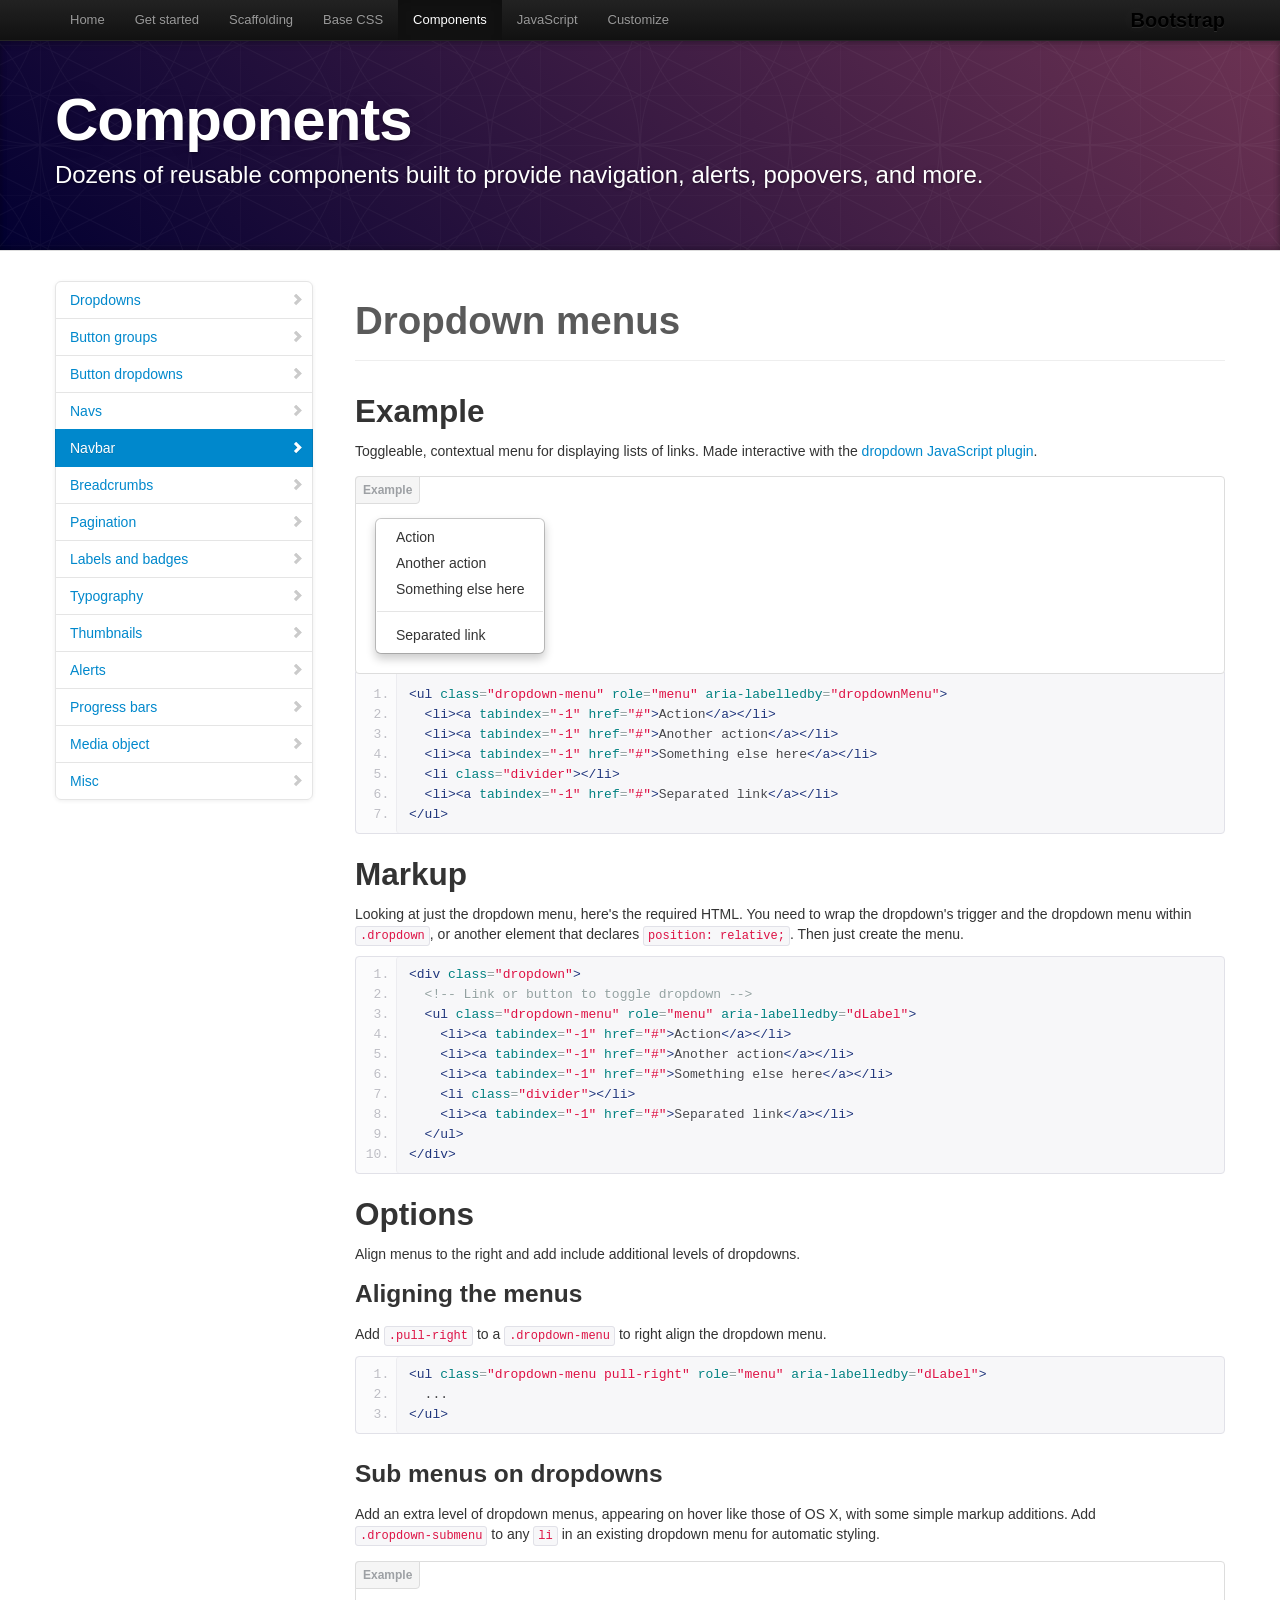
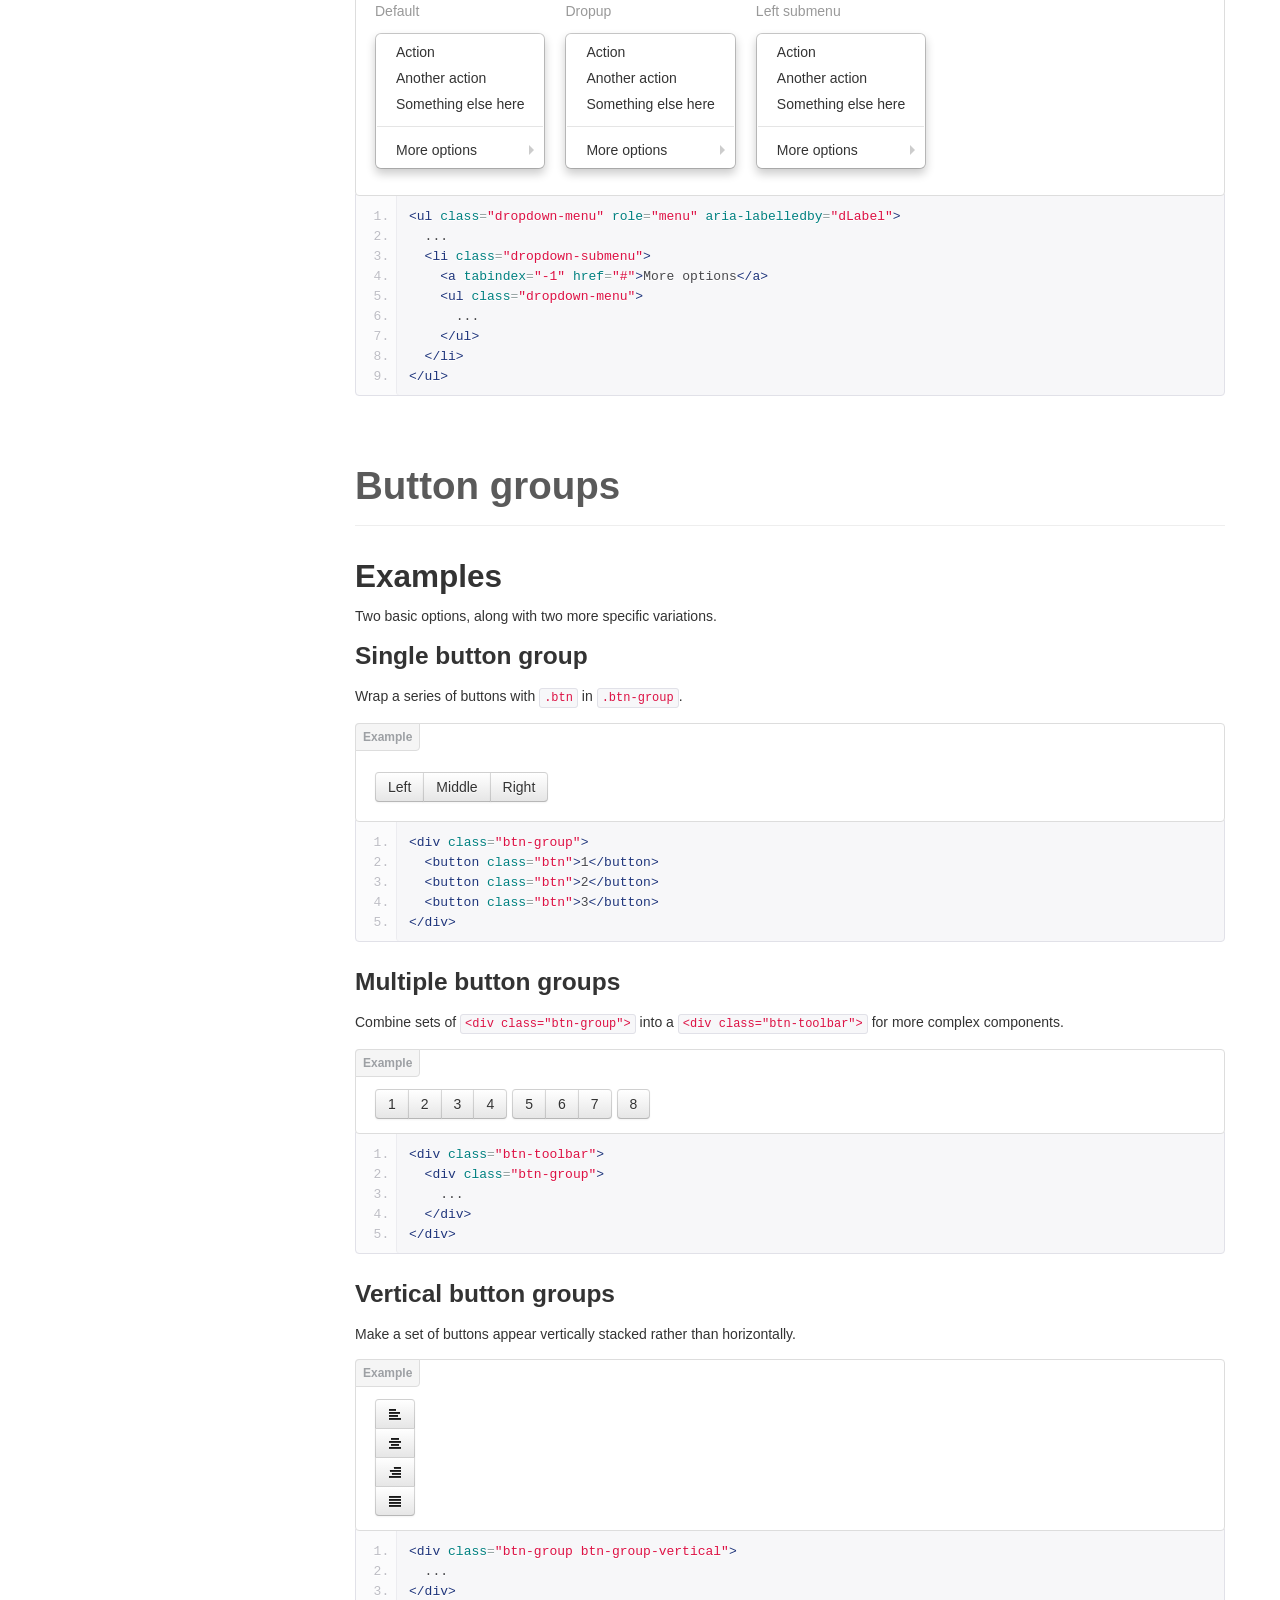
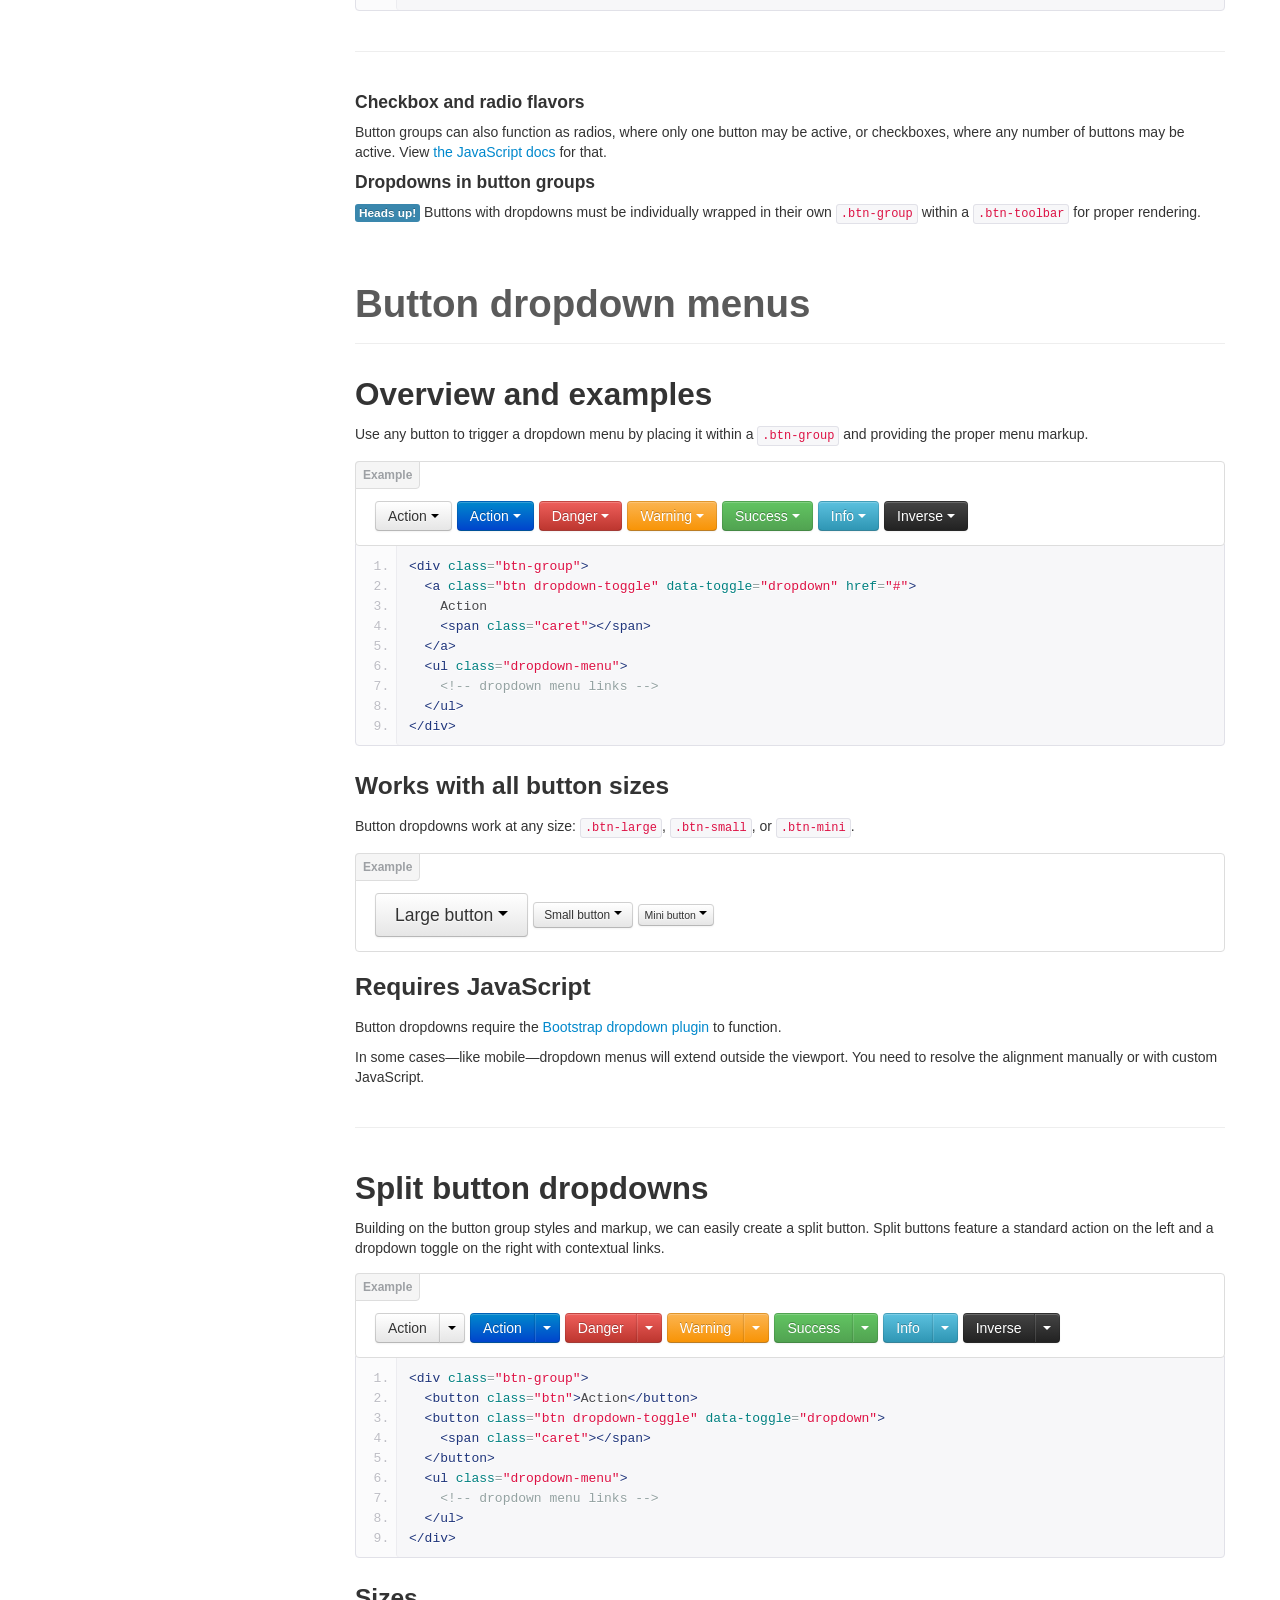
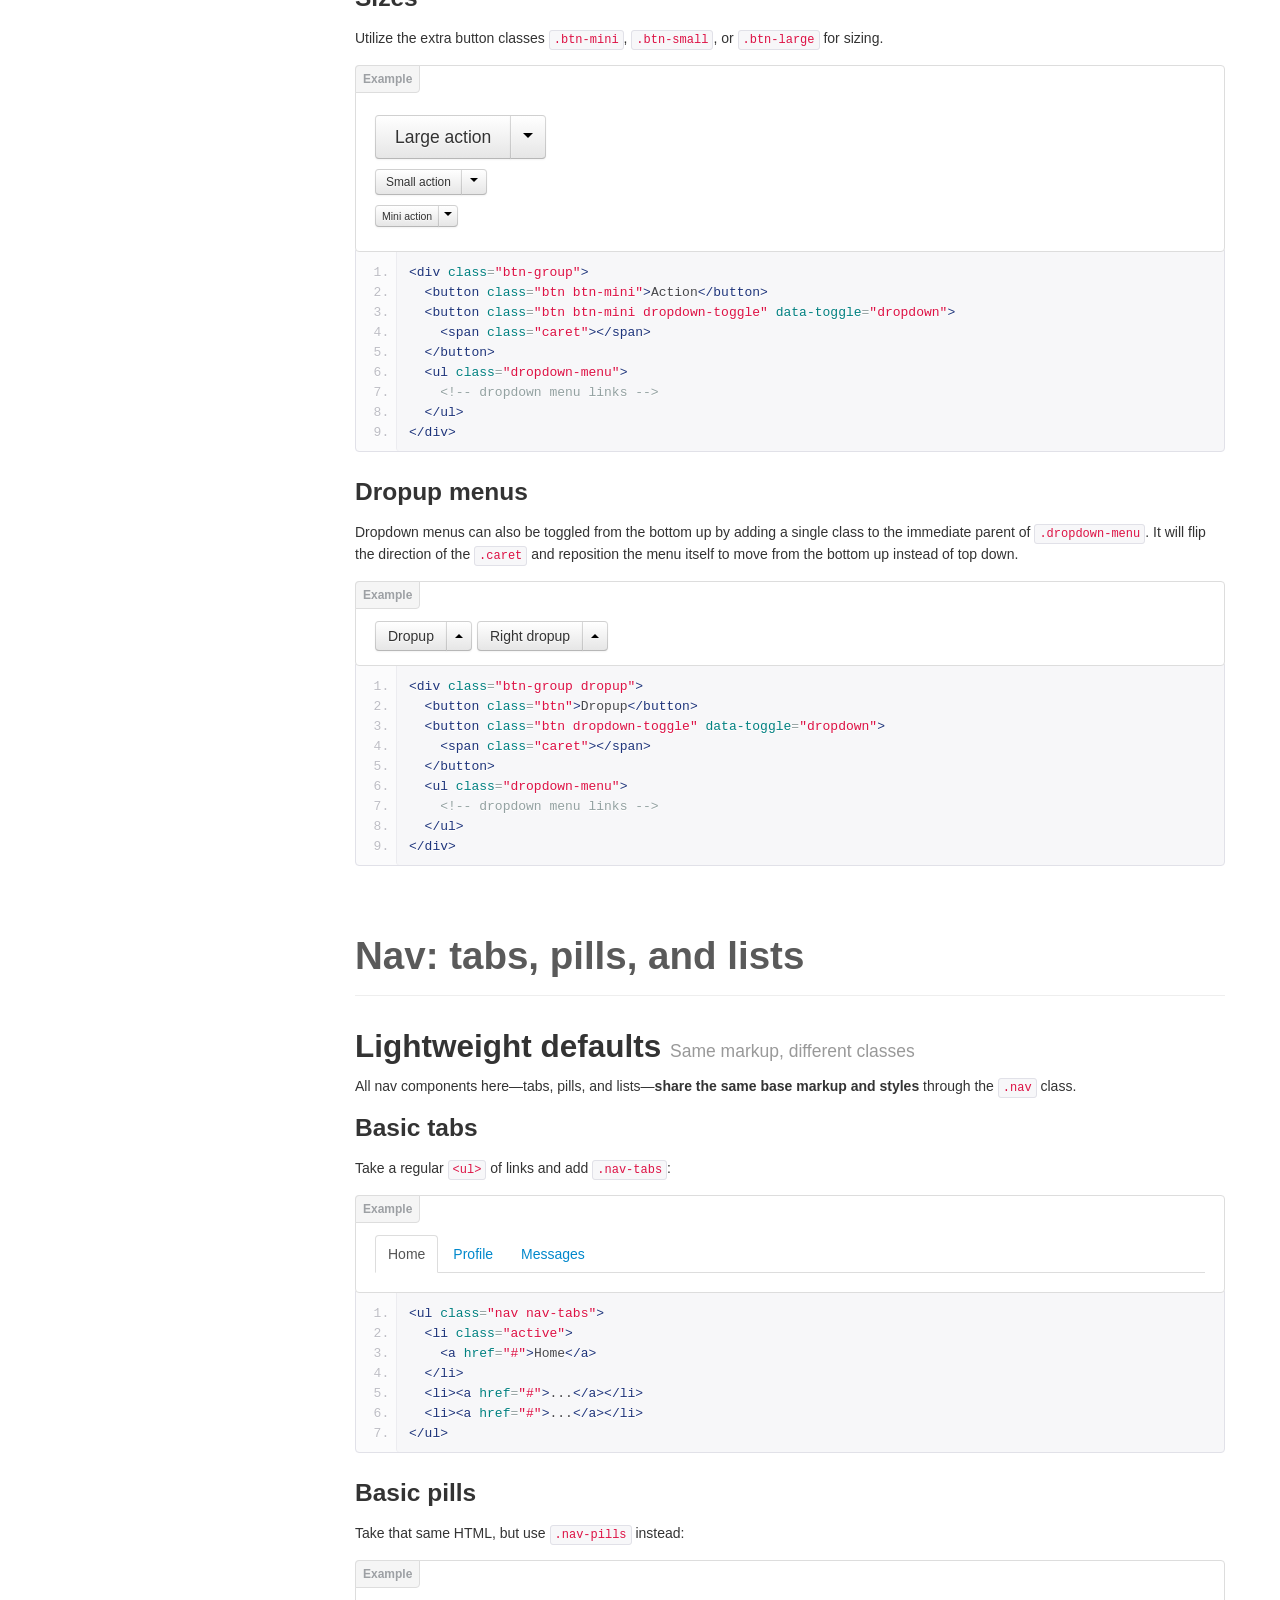
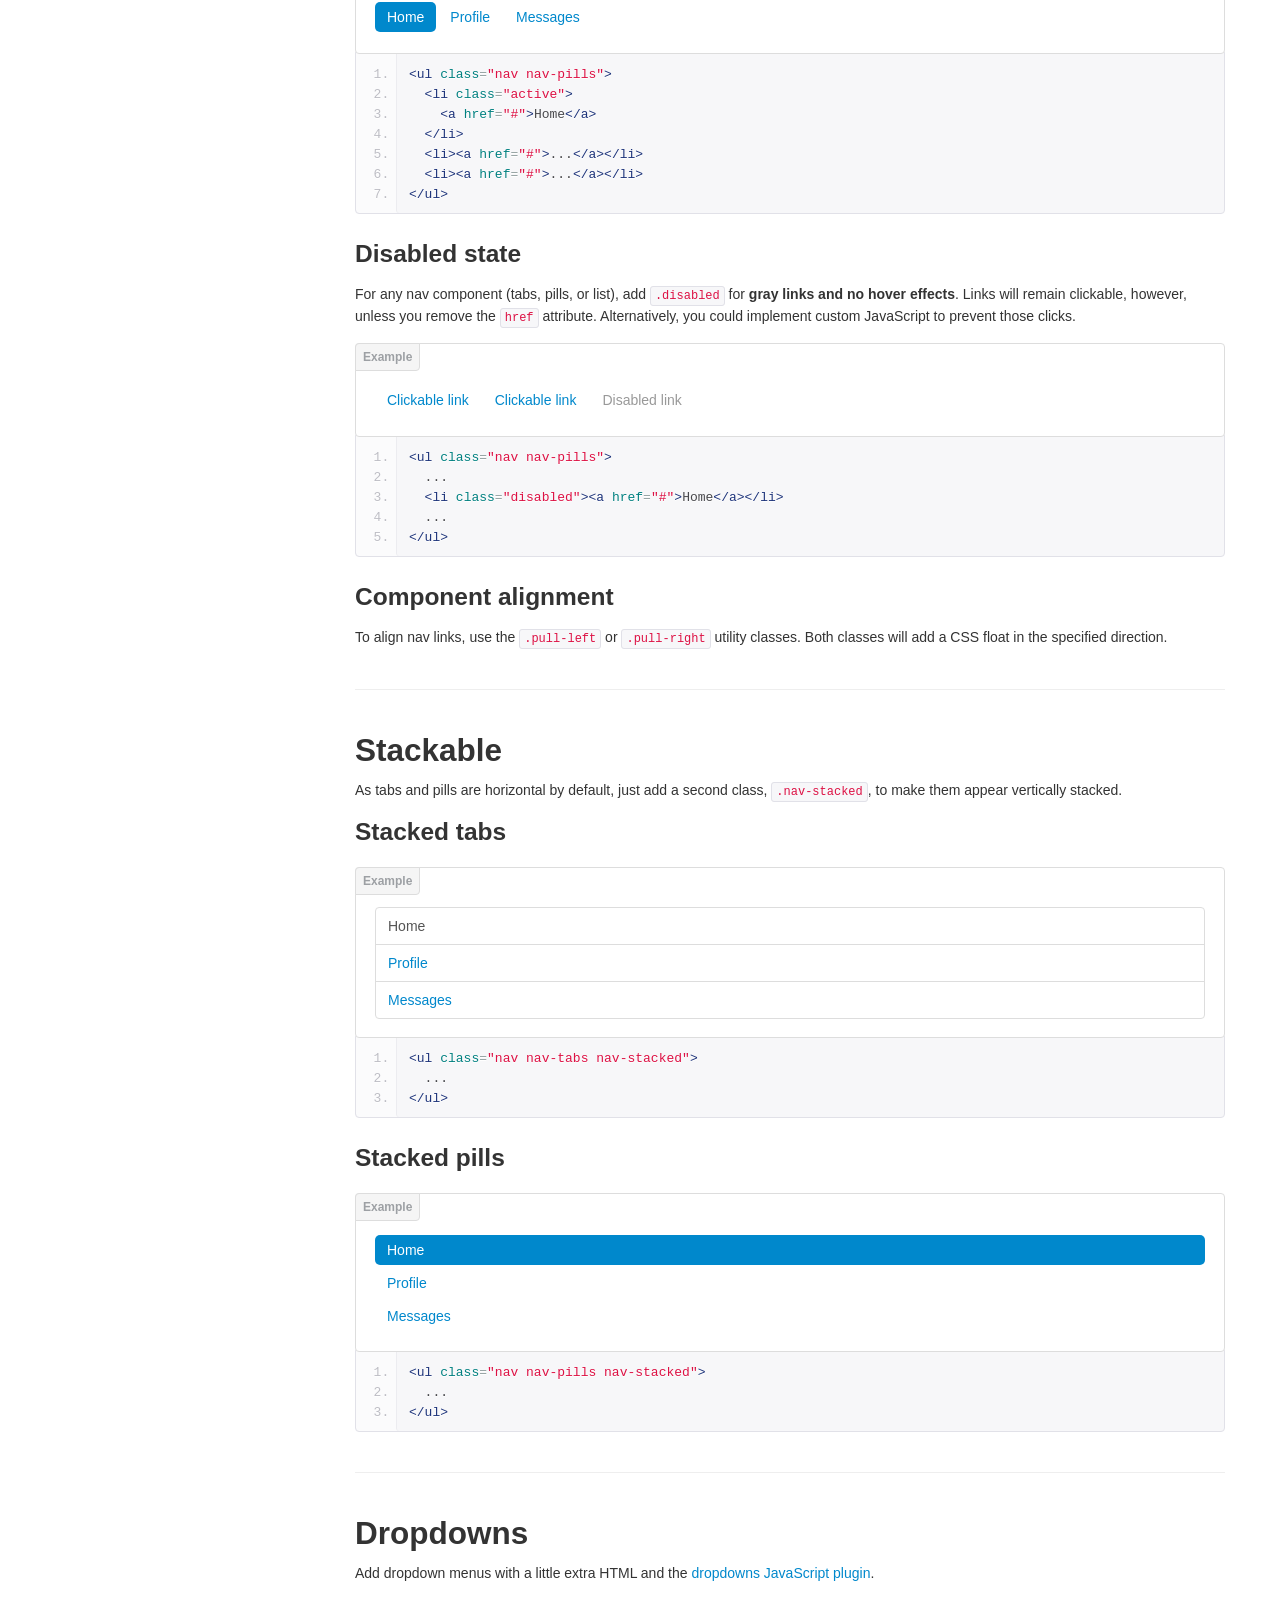
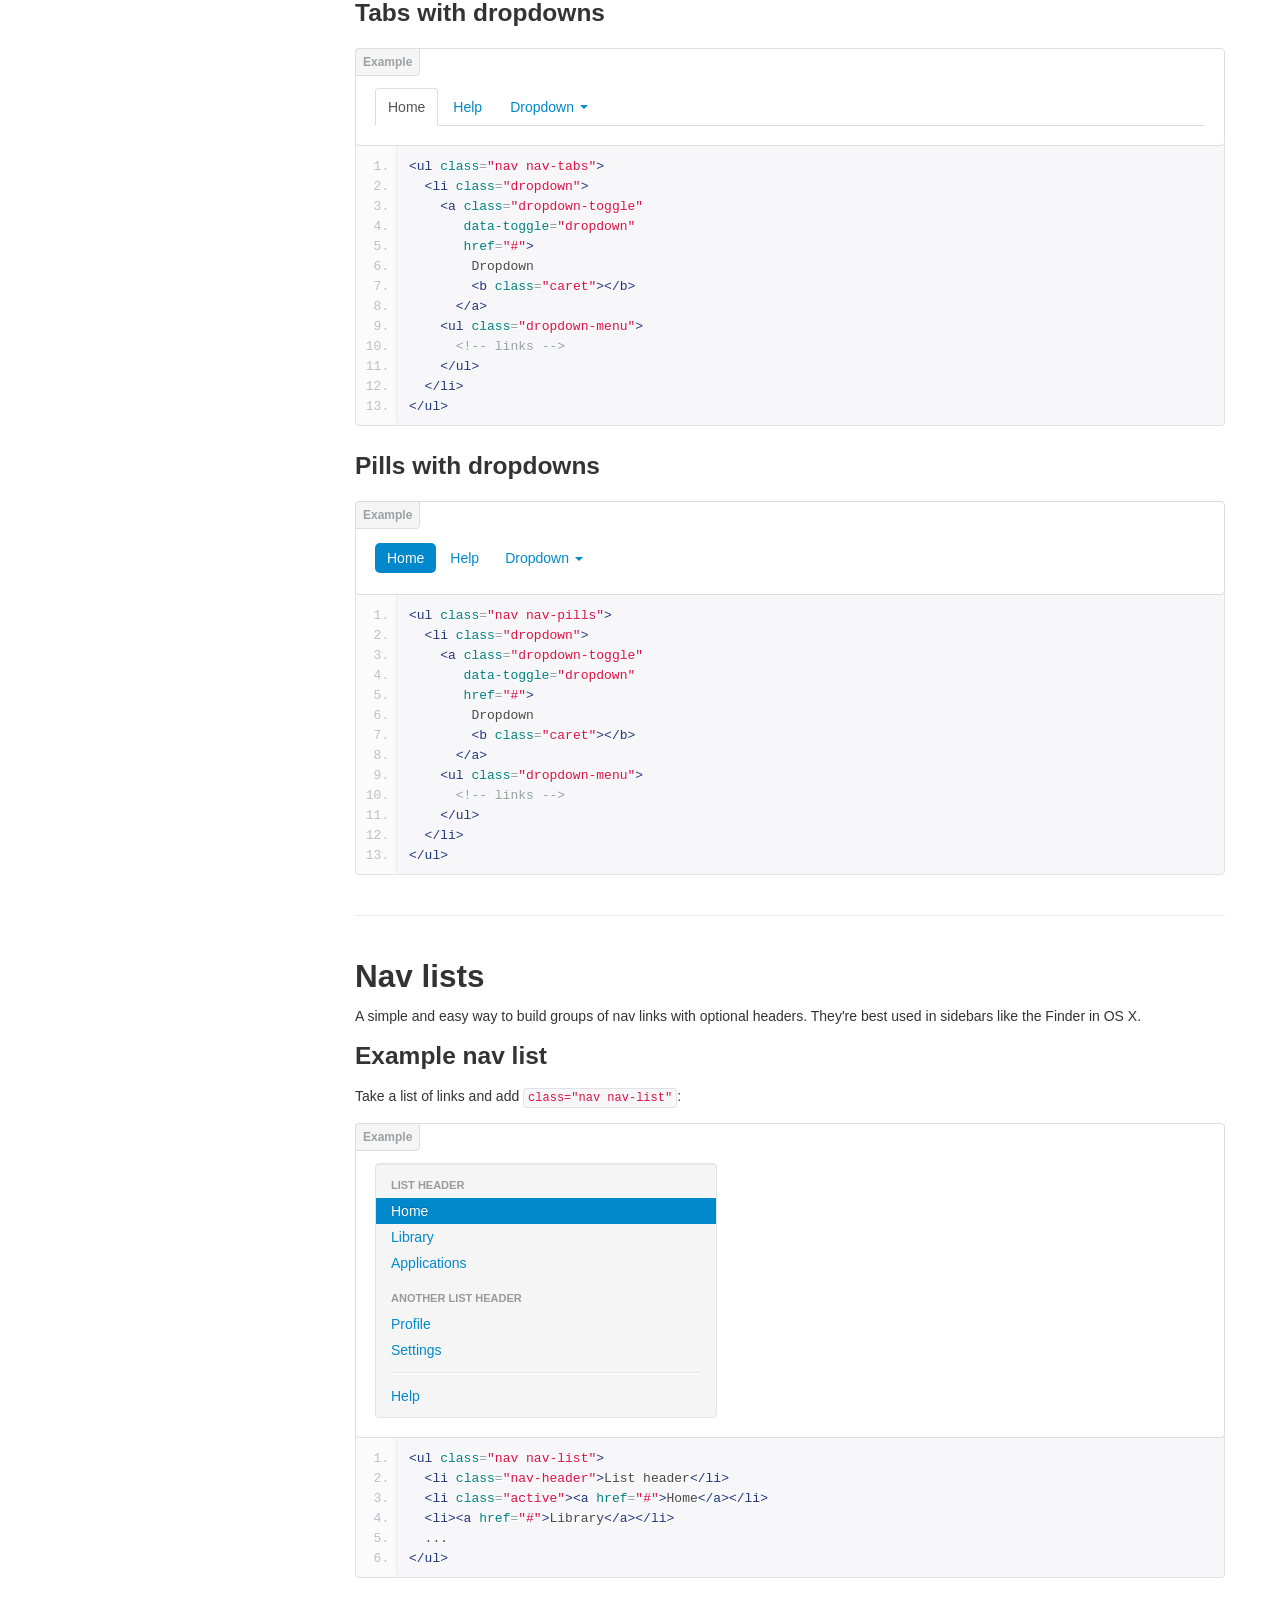
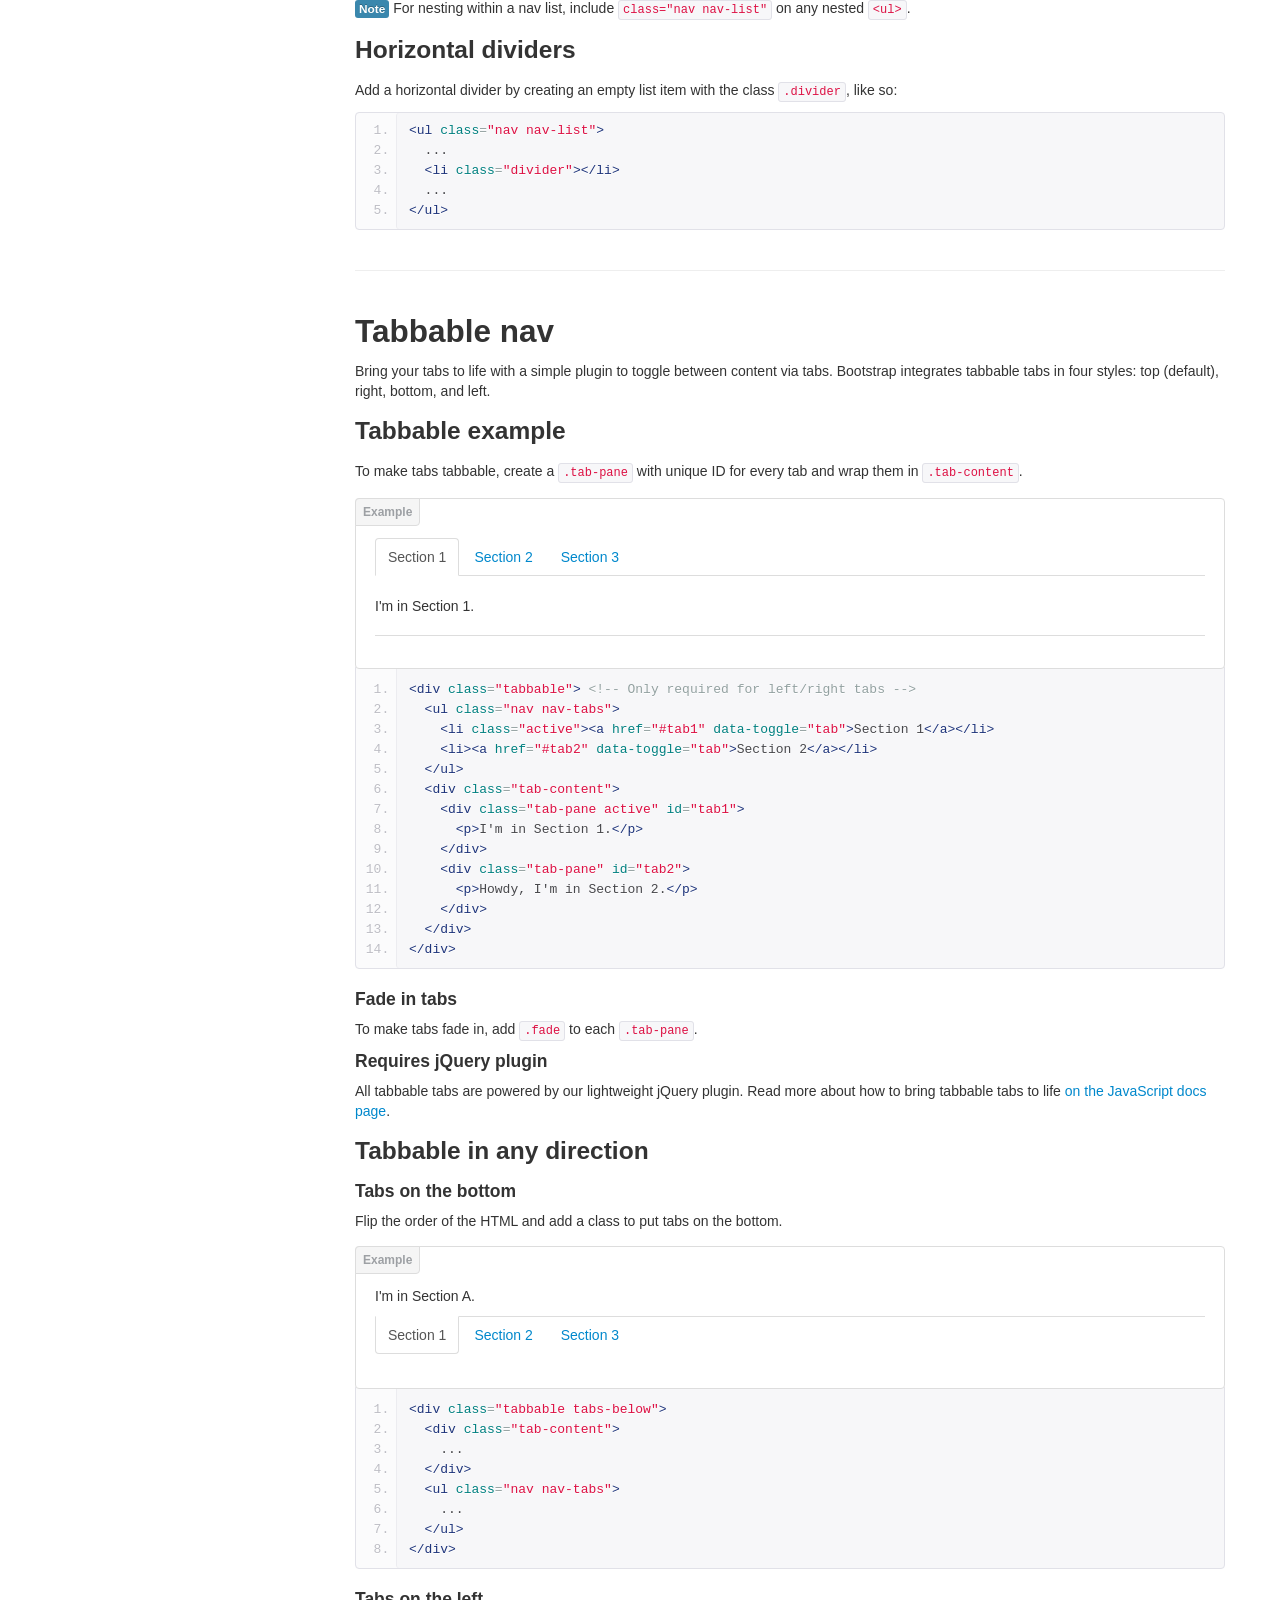
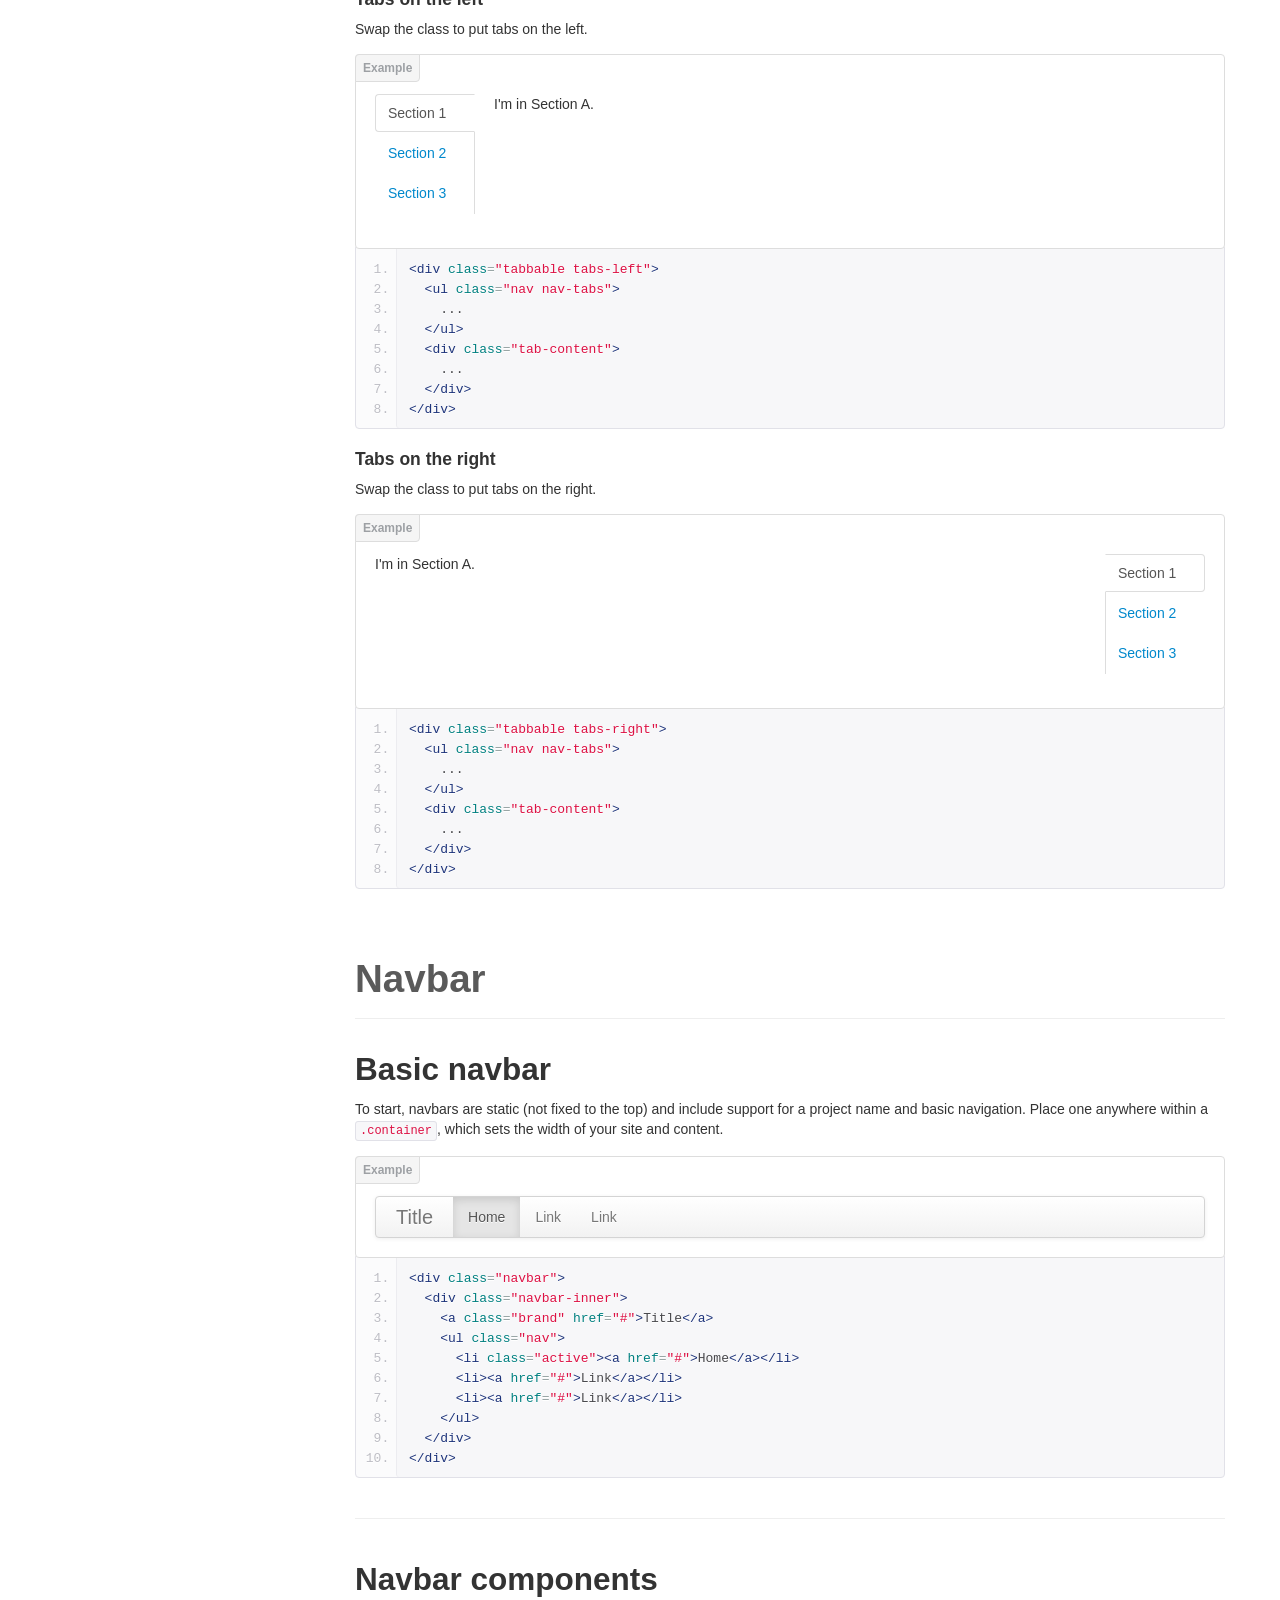
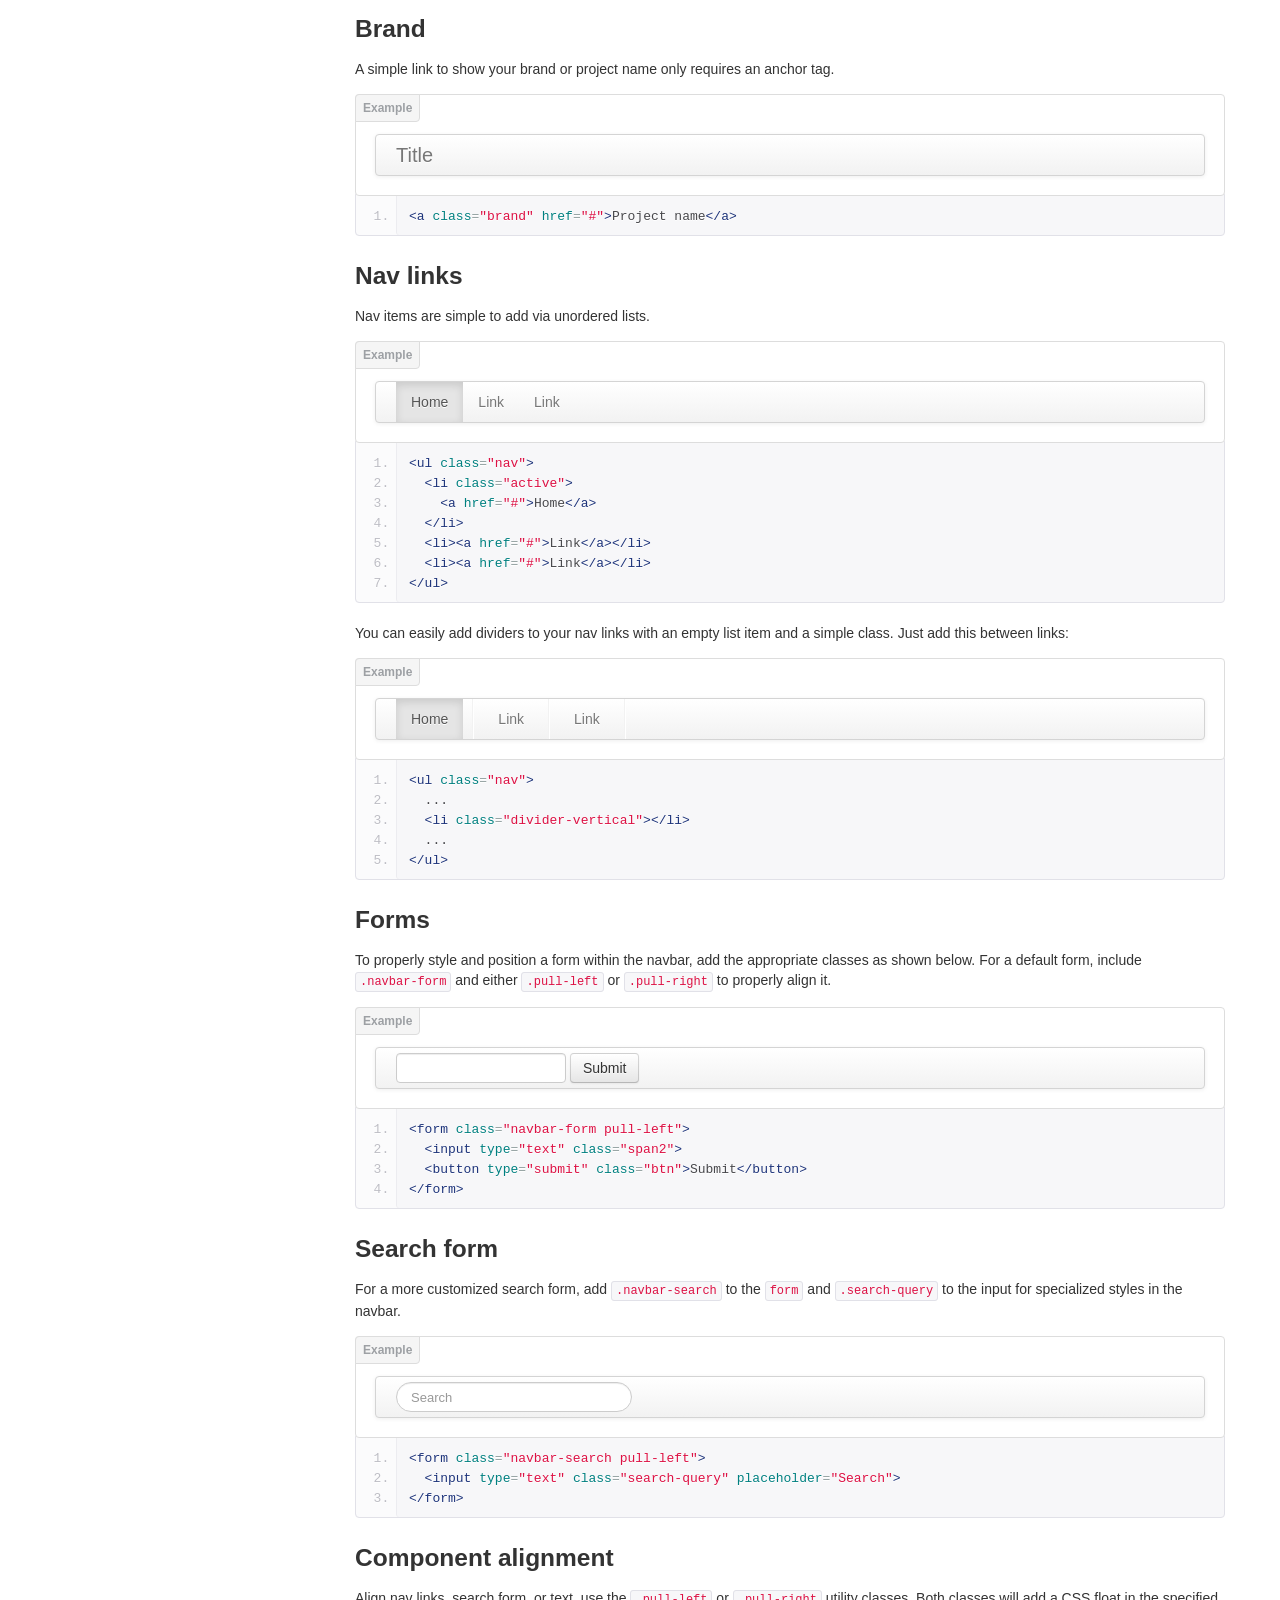
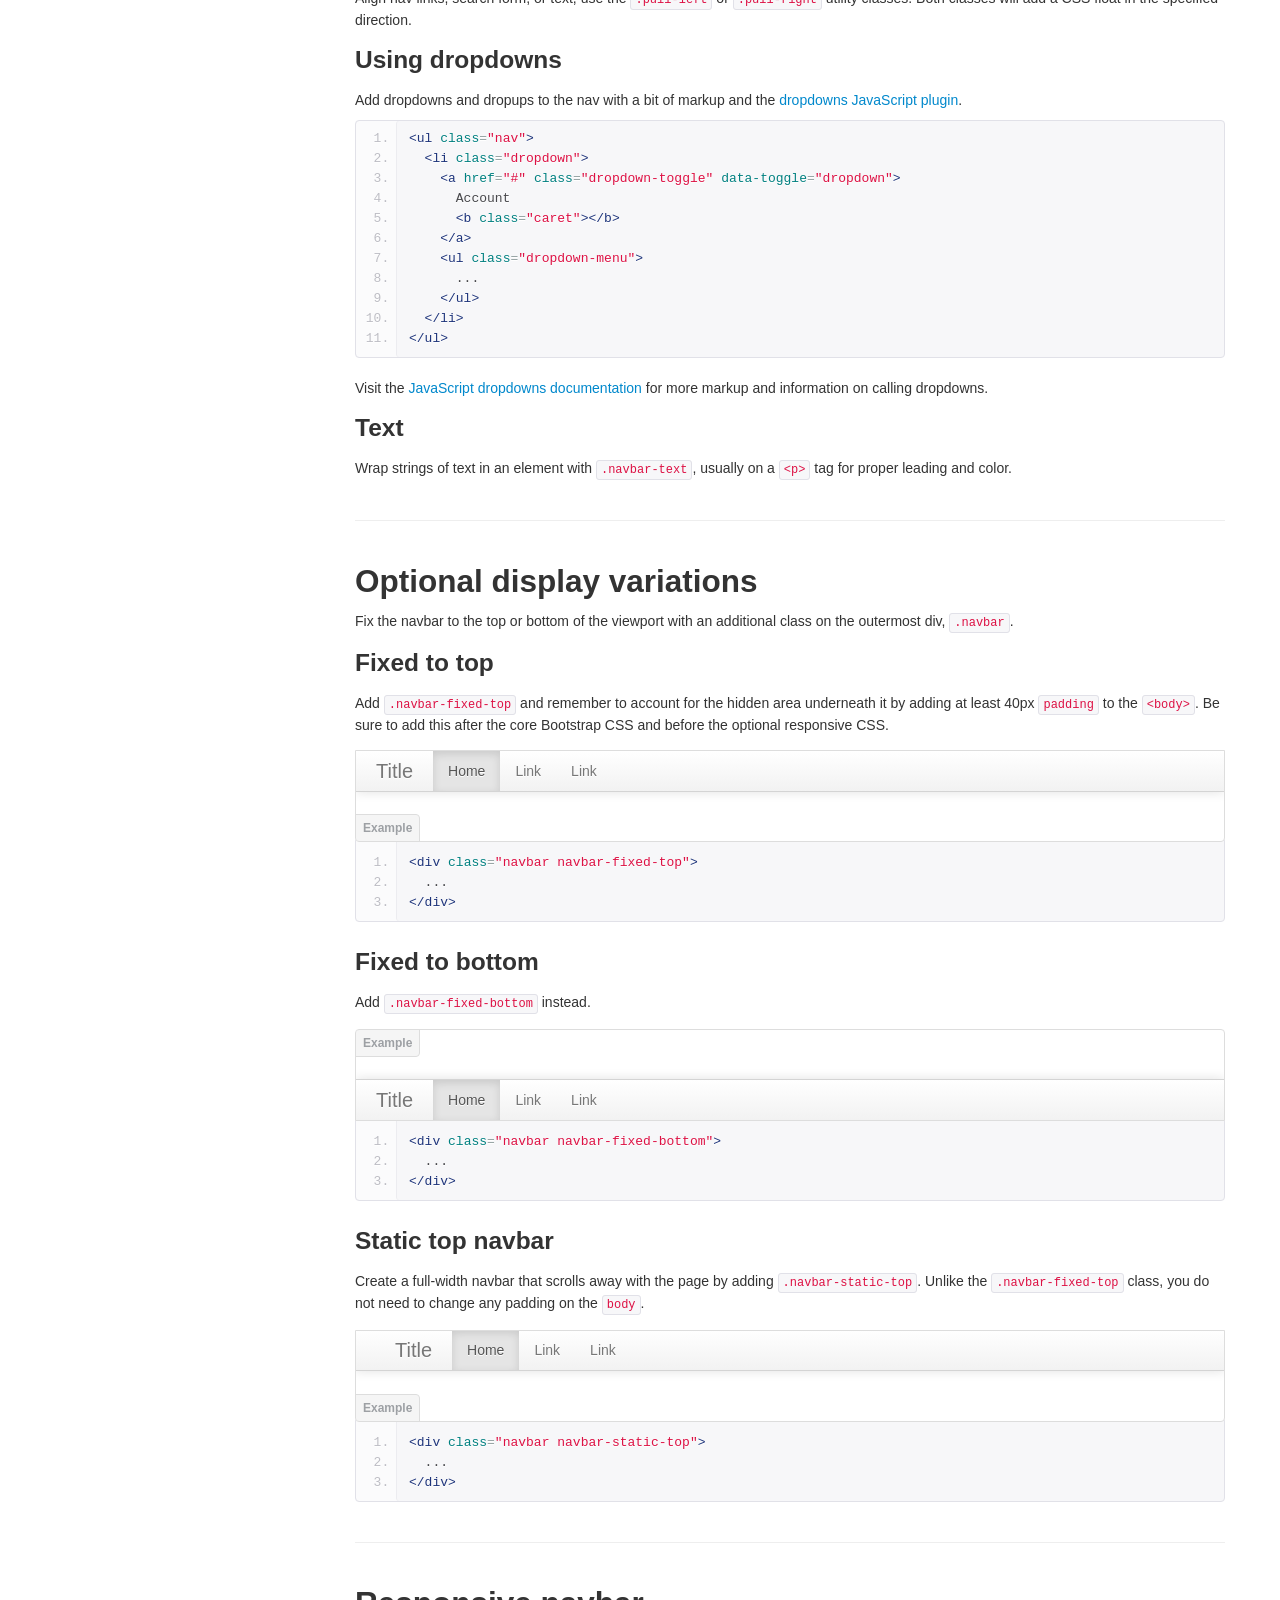
<file: docs/components.html>
<!DOCTYPE html>
<html lang="en">
  <head>
    <meta charset="utf-8">
    <title>Components · Bootstrap</title>
    <meta name="viewport" content="width=device-width, initial-scale=1.0">
    <meta name="description" content="">
    <meta name="author" content="">

    <!-- Le styles -->
    <link href="assets/css/bootstrap.css" rel="stylesheet">
    <link href="assets/css/bootstrap-responsive.css" rel="stylesheet">
    <link href="assets/css/docs.css" rel="stylesheet">
    <link href="assets/js/google-code-prettify/prettify.css" rel="stylesheet">

    <!-- Le HTML5 shim, for IE6-8 support of HTML5 elements -->
    <!--[if lt IE 9]>
      <script src="http://html5shim.googlecode.com/svn/trunk/html5.js"></script>
    <![endif]-->

    <!-- Le fav and touch icons -->
    <link rel="apple-touch-icon-precomposed" sizes="144x144" href="assets/ico/apple-touch-icon-144-precomposed.png">
    <link rel="apple-touch-icon-precomposed" sizes="114x114" href="assets/ico/apple-touch-icon-114-precomposed.png">
      <link rel="apple-touch-icon-precomposed" sizes="72x72" href="assets/ico/apple-touch-icon-72-precomposed.png">
                    <link rel="apple-touch-icon-precomposed" href="assets/ico/apple-touch-icon-57-precomposed.png">
                                   <link rel="shortcut icon" href="assets/ico/favicon.png">

  </head>

  <body data-spy="scroll" data-target=".bs-docs-sidebar">

    <!-- Navbar
    ================================================== -->
    <div class="navbar navbar-inverse navbar-fixed-top">
      <div class="navbar-inner">
        <div class="container">
          <button type="button" class="btn btn-navbar" data-toggle="collapse" data-target=".nav-collapse">
            <span class="icon-bar"></span>
            <span class="icon-bar"></span>
            <span class="icon-bar"></span>
          </button>
          <a class="brand" href="./index.html">Bootstrap</a>
          <div class="nav-collapse collapse">
            <ul class="nav">
              <li class="">
                <a href="./index.html">Home</a>
              </li>
              <li class="">
                <a href="./getting-started.html">Get started</a>
              </li>
              <li class="">
                <a href="./scaffolding.html">Scaffolding</a>
              </li>
              <li class="">
                <a href="./base-css.html">Base CSS</a>
              </li>
              <li class="active">
                <a href="./components.html">Components</a>
              </li>
              <li class="">
                <a href="./javascript.html">JavaScript</a>
              </li>
              <li class="">
                <a href="./customize.html">Customize</a>
              </li>
            </ul>
          </div>
        </div>
      </div>
    </div>

<!-- Subhead
================================================== -->
<header class="jumbotron subhead" id="overview">
  <div class="container">
    <h1>Components</h1>
    <p class="lead">Dozens of reusable components built to provide navigation, alerts, popovers, and more.</p>
  </div>
</header>


  <div class="container">

    <!-- Docs nav
    ================================================== -->
    <div class="row">
      <div class="span3 bs-docs-sidebar">
        <ul class="nav nav-list bs-docs-sidenav">
          <li><a href="#dropdowns"><i class="icon-chevron-right"></i> Dropdowns</a></li>
          <li><a href="#buttonGroups"><i class="icon-chevron-right"></i> Button groups</a></li>
          <li><a href="#buttonDropdowns"><i class="icon-chevron-right"></i> Button dropdowns</a></li>
          <li><a href="#navs"><i class="icon-chevron-right"></i> Navs</a></li>
          <li><a href="#navbar"><i class="icon-chevron-right"></i> Navbar</a></li>
          <li><a href="#breadcrumbs"><i class="icon-chevron-right"></i> Breadcrumbs</a></li>
          <li><a href="#pagination"><i class="icon-chevron-right"></i> Pagination</a></li>
          <li><a href="#labels-badges"><i class="icon-chevron-right"></i> Labels and badges</a></li>
          <li><a href="#typography"><i class="icon-chevron-right"></i> Typography</a></li>
          <li><a href="#thumbnails"><i class="icon-chevron-right"></i> Thumbnails</a></li>
          <li><a href="#alerts"><i class="icon-chevron-right"></i> Alerts</a></li>
          <li><a href="#progress"><i class="icon-chevron-right"></i> Progress bars</a></li>
          <li><a href="#media"><i class="icon-chevron-right"></i> Media object</a></li>
          <li><a href="#misc"><i class="icon-chevron-right"></i> Misc</a></li>
        </ul>
      </div>
      <div class="span9">



        <!-- Dropdowns
        ================================================== -->
        <section id="dropdowns">
          <div class="page-header">
            <h1>Dropdown menus</h1>
          </div>

          <h2>Example</h2>
          <p>Toggleable, contextual menu for displaying lists of links. Made interactive with the <a href="./javascript.html#dropdowns">dropdown JavaScript plugin</a>.</p>
          <div class="bs-docs-example">
            <div class="dropdown clearfix">
              <ul class="dropdown-menu" role="menu" aria-labelledby="dropdownMenu" style="display: block; position: static; margin-bottom: 5px; *width: 180px;">
                <li><a tabindex="-1" href="#">Action</a></li>
                <li><a tabindex="-1" href="#">Another action</a></li>
                <li><a tabindex="-1" href="#">Something else here</a></li>
                <li class="divider"></li>
                <li><a tabindex="-1" href="#">Separated link</a></li>
              </ul>
            </div>
          </div>
<pre class="prettyprint linenums">
&lt;ul class="dropdown-menu" role="menu" aria-labelledby="dropdownMenu"&gt;
  &lt;li&gt;&lt;a tabindex="-1" href="#"&gt;Action&lt;/a&gt;&lt;/li&gt;
  &lt;li&gt;&lt;a tabindex="-1" href="#"&gt;Another action&lt;/a&gt;&lt;/li&gt;
  &lt;li&gt;&lt;a tabindex="-1" href="#"&gt;Something else here&lt;/a&gt;&lt;/li&gt;
  &lt;li class="divider"&gt;&lt;/li&gt;
  &lt;li&gt;&lt;a tabindex="-1" href="#"&gt;Separated link&lt;/a&gt;&lt;/li&gt;
&lt;/ul&gt;
</pre>

          <h2>Markup</h2>
          <p>Looking at just the dropdown menu, here's the required HTML. You need to wrap the dropdown's trigger and the dropdown menu within <code>.dropdown</code>, or another element that declares <code>position: relative;</code>. Then just create the menu.</p>

<pre class="prettyprint linenums">
&lt;div class="dropdown"&gt;
  &lt;!-- Link or button to toggle dropdown --&gt;
  &lt;ul class="dropdown-menu" role="menu" aria-labelledby="dLabel"&gt;
    &lt;li&gt;&lt;a tabindex="-1" href="#"&gt;Action&lt;/a&gt;&lt;/li&gt;
    &lt;li&gt;&lt;a tabindex="-1" href="#"&gt;Another action&lt;/a&gt;&lt;/li&gt;
    &lt;li&gt;&lt;a tabindex="-1" href="#"&gt;Something else here&lt;/a&gt;&lt;/li&gt;
    &lt;li class="divider"&gt;&lt;/li&gt;
    &lt;li&gt;&lt;a tabindex="-1" href="#"&gt;Separated link&lt;/a&gt;&lt;/li&gt;
  &lt;/ul&gt;
&lt;/div&gt;
</pre>

          <h2>Options</h2>
          <p>Align menus to the right and add include additional levels of dropdowns.</p>

          <h3>Aligning the menus</h3>
          <p>Add <code>.pull-right</code> to a <code>.dropdown-menu</code> to right align the dropdown menu.</p>
<pre class="prettyprint linenums">
&lt;ul class="dropdown-menu pull-right" role="menu" aria-labelledby="dLabel"&gt;
  ...
&lt;/ul&gt;
</pre>

          <h3>Sub menus on dropdowns</h3>
          <p>Add an extra level of dropdown menus, appearing on hover like those of OS X, with some simple markup additions. Add <code>.dropdown-submenu</code> to any <code>li</code> in an existing dropdown menu for automatic styling.</p>
          <div class="bs-docs-example bs-docs-example-submenus">

            <div class="pull-left">
              <p class="muted">Default</p>
              <div class="dropdown clearfix">
                <ul class="dropdown-menu" role="menu" aria-labelledby="dropdownMenu">
                  <li><a tabindex="-1" href="#">Action</a></li>
                  <li><a tabindex="-1" href="#">Another action</a></li>
                  <li><a tabindex="-1" href="#">Something else here</a></li>
                  <li class="divider"></li>
                  <li class="dropdown-submenu">
                    <a tabindex="-1" href="#">More options</a>
                    <ul class="dropdown-menu">
                      <li><a tabindex="-1" href="#">Second level link</a></li>
                      <li><a tabindex="-1" href="#">Second level link</a></li>
                      <li><a tabindex="-1" href="#">Second level link</a></li>
                      <li><a tabindex="-1" href="#">Second level link</a></li>
                      <li><a tabindex="-1" href="#">Second level link</a></li>
                    </ul>
                  </li>
                </ul>
              </div>
            </div>

            <div class="pull-left">
              <p class="muted">Dropup</p>
              <div class="dropup">
                <ul class="dropdown-menu" role="menu" aria-labelledby="dropdownMenu">
                  <li><a tabindex="-1" href="#">Action</a></li>
                  <li><a tabindex="-1" href="#">Another action</a></li>
                  <li><a tabindex="-1" href="#">Something else here</a></li>
                  <li class="divider"></li>
                  <li class="dropdown-submenu">
                    <a tabindex="-1" href="#">More options</a>
                    <ul class="dropdown-menu">
                      <li><a tabindex="-1" href="#">Second level link</a></li>
                      <li><a tabindex="-1" href="#">Second level link</a></li>
                      <li><a tabindex="-1" href="#">Second level link</a></li>
                      <li><a tabindex="-1" href="#">Second level link</a></li>
                      <li><a tabindex="-1" href="#">Second level link</a></li>
                    </ul>
                  </li>
                </ul>
              </div>
            </div>

            <div class="pull-left">
              <p class="muted">Left submenu</p>
              <div class="dropdown">
                <ul class="dropdown-menu" role="menu" aria-labelledby="dropdownMenu">
                  <li><a tabindex="-1" href="#">Action</a></li>
                  <li><a tabindex="-1" href="#">Another action</a></li>
                  <li><a tabindex="-1" href="#">Something else here</a></li>
                  <li class="divider"></li>
                  <li class="dropdown-submenu pull-left">
                    <a tabindex="-1" href="#">More options</a>
                    <ul class="dropdown-menu">
                      <li><a tabindex="-1" href="#">Second level link</a></li>
                      <li><a tabindex="-1" href="#">Second level link</a></li>
                      <li><a tabindex="-1" href="#">Second level link</a></li>
                      <li><a tabindex="-1" href="#">Second level link</a></li>
                      <li><a tabindex="-1" href="#">Second level link</a></li>
                    </ul>
                  </li>
                </ul>
              </div>
            </div>

          </div>
<pre class="prettyprint linenums">
&lt;ul class="dropdown-menu" role="menu" aria-labelledby="dLabel"&gt;
  ...
  &lt;li class="dropdown-submenu"&gt;
    &lt;a tabindex="-1" href="#"&gt;More options&lt;/a&gt;
    &lt;ul class="dropdown-menu"&gt;
      ...
    &lt;/ul&gt;
  &lt;/li&gt;
&lt;/ul&gt;
</pre>

        </section>




        <!-- Button Groups
        ================================================== -->
        <section id="buttonGroups">
          <div class="page-header">
            <h1>Button groups</h1>
          </div>

          <h2>Examples</h2>
          <p>Two basic options, along with two more specific variations.</p>

          <h3>Single button group</h3>
          <p>Wrap a series of buttons with <code>.btn</code> in <code>.btn-group</code>.</p>
          <div class="bs-docs-example">
            <div class="btn-group" style="margin: 9px 0 5px;">
              <button class="btn">Left</button>
              <button class="btn">Middle</button>
              <button class="btn">Right</button>
            </div>
          </div>
<pre class="prettyprint linenums">
&lt;div class="btn-group"&gt;
  &lt;button class="btn"&gt;1&lt;/button&gt;
  &lt;button class="btn"&gt;2&lt;/button&gt;
  &lt;button class="btn"&gt;3&lt;/button&gt;
&lt;/div&gt;
</pre>

          <h3>Multiple button groups</h3>
          <p>Combine sets of <code>&lt;div class="btn-group"&gt;</code> into a <code>&lt;div class="btn-toolbar"&gt;</code> for more complex components.</p>
          <div class="bs-docs-example">
            <div class="btn-toolbar" style="margin: 0;">
              <div class="btn-group">
                <button class="btn">1</button>
                <button class="btn">2</button>
                <button class="btn">3</button>
                <button class="btn">4</button>
              </div>
              <div class="btn-group">
                <button class="btn">5</button>
                <button class="btn">6</button>
                <button class="btn">7</button>
              </div>
              <div class="btn-group">
                <button class="btn">8</button>
              </div>
            </div>
          </div>
<pre class="prettyprint linenums">
&lt;div class="btn-toolbar"&gt;
  &lt;div class="btn-group"&gt;
    ...
  &lt;/div&gt;
&lt;/div&gt;
</pre>

          <h3>Vertical button groups</h3>
          <p>Make a set of buttons appear vertically stacked rather than horizontally.</p>
          <div class="bs-docs-example">
            <div class="btn-group btn-group-vertical">
              <button type="button" class="btn"><i class="icon-align-left"></i></button>
              <button type="button" class="btn"><i class="icon-align-center"></i></button>
              <button type="button" class="btn"><i class="icon-align-right"></i></button>
              <button type="button" class="btn"><i class="icon-align-justify"></i></button>
            </div>
          </div>
<pre class="prettyprint linenums">
&lt;div class="btn-group btn-group-vertical"&gt;
  ...
&lt;/div&gt;
</pre>


          <hr class="bs-docs-separator">


          <h4>Checkbox and radio flavors</h4>
          <p>Button groups can also function as radios, where only one button may be active, or checkboxes, where any number of buttons may be active. View <a href="./javascript.html#buttons">the JavaScript docs</a> for that.</p>

          <h4>Dropdowns in button groups</h4>
          <p><span class="label label-info">Heads up!</span> Buttons with dropdowns must be individually wrapped in their own <code>.btn-group</code> within a <code>.btn-toolbar</code> for proper rendering.</p>
        </section>



        <!-- Split button dropdowns
        ================================================== -->
        <section id="buttonDropdowns">
          <div class="page-header">
            <h1>Button dropdown menus</h1>
          </div>


          <h2>Overview and examples</h2>
          <p>Use any button to trigger a dropdown menu by placing it within a <code>.btn-group</code> and providing the proper menu markup.</p>
          <div class="bs-docs-example">
            <div class="btn-toolbar" style="margin: 0;">
              <div class="btn-group">
                <button class="btn dropdown-toggle" data-toggle="dropdown">Action <span class="caret"></span></button>
                <ul class="dropdown-menu">
                  <li><a href="#">Action</a></li>
                  <li><a href="#">Another action</a></li>
                  <li><a href="#">Something else here</a></li>
                  <li class="divider"></li>
                  <li><a href="#">Separated link</a></li>
                </ul>
              </div><!-- /btn-group -->
              <div class="btn-group">
                <button class="btn btn-primary dropdown-toggle" data-toggle="dropdown">Action <span class="caret"></span></button>
                <ul class="dropdown-menu">
                  <li><a href="#">Action</a></li>
                  <li><a href="#">Another action</a></li>
                  <li><a href="#">Something else here</a></li>
                  <li class="divider"></li>
                  <li><a href="#">Separated link</a></li>
                </ul>
              </div><!-- /btn-group -->
              <div class="btn-group">
                <button class="btn btn-danger dropdown-toggle" data-toggle="dropdown">Danger <span class="caret"></span></button>
                <ul class="dropdown-menu">
                  <li><a href="#">Action</a></li>
                  <li><a href="#">Another action</a></li>
                  <li><a href="#">Something else here</a></li>
                  <li class="divider"></li>
                  <li><a href="#">Separated link</a></li>
                </ul>
              </div><!-- /btn-group -->
              <div class="btn-group">
                <button class="btn btn-warning dropdown-toggle" data-toggle="dropdown">Warning <span class="caret"></span></button>
                <ul class="dropdown-menu">
                  <li><a href="#">Action</a></li>
                  <li><a href="#">Another action</a></li>
                  <li><a href="#">Something else here</a></li>
                  <li class="divider"></li>
                  <li><a href="#">Separated link</a></li>
                </ul>
              </div><!-- /btn-group -->
              <div class="btn-group">
                <button class="btn btn-success dropdown-toggle" data-toggle="dropdown">Success <span class="caret"></span></button>
                <ul class="dropdown-menu">
                  <li><a href="#">Action</a></li>
                  <li><a href="#">Another action</a></li>
                  <li><a href="#">Something else here</a></li>
                  <li class="divider"></li>
                  <li><a href="#">Separated link</a></li>
                </ul>
              </div><!-- /btn-group -->
              <div class="btn-group">
                <button class="btn btn-info dropdown-toggle" data-toggle="dropdown">Info <span class="caret"></span></button>
                <ul class="dropdown-menu">
                  <li><a href="#">Action</a></li>
                  <li><a href="#">Another action</a></li>
                  <li><a href="#">Something else here</a></li>
                  <li class="divider"></li>
                  <li><a href="#">Separated link</a></li>
                </ul>
              </div><!-- /btn-group -->
              <div class="btn-group">
                <button class="btn btn-inverse dropdown-toggle" data-toggle="dropdown">Inverse <span class="caret"></span></button>
                <ul class="dropdown-menu">
                  <li><a href="#">Action</a></li>
                  <li><a href="#">Another action</a></li>
                  <li><a href="#">Something else here</a></li>
                  <li class="divider"></li>
                  <li><a href="#">Separated link</a></li>
                </ul>
              </div><!-- /btn-group -->
            </div><!-- /btn-toolbar -->
          </div>
<pre class="prettyprint linenums">
&lt;div class="btn-group"&gt;
  &lt;a class="btn dropdown-toggle" data-toggle="dropdown" href="#"&gt;
    Action
    &lt;span class="caret"&gt;&lt;/span&gt;
  &lt;/a&gt;
  &lt;ul class="dropdown-menu"&gt;
    &lt;!-- dropdown menu links --&gt;
  &lt;/ul&gt;
&lt;/div&gt;
</pre>

          <h3>Works with all button sizes</h3>
          <p>Button dropdowns work at any size:  <code>.btn-large</code>, <code>.btn-small</code>, or <code>.btn-mini</code>.</p>
          <div class="bs-docs-example">
            <div class="btn-toolbar" style="margin: 0;">
              <div class="btn-group">
                <button class="btn btn-large dropdown-toggle" data-toggle="dropdown">Large button <span class="caret"></span></button>
                <ul class="dropdown-menu">
                  <li><a href="#">Action</a></li>
                  <li><a href="#">Another action</a></li>
                  <li><a href="#">Something else here</a></li>
                  <li class="divider"></li>
                  <li><a href="#">Separated link</a></li>
                </ul>
              </div><!-- /btn-group -->
              <div class="btn-group">
                <button class="btn btn-small dropdown-toggle" data-toggle="dropdown">Small button <span class="caret"></span></button>
                <ul class="dropdown-menu">
                  <li><a href="#">Action</a></li>
                  <li><a href="#">Another action</a></li>
                  <li><a href="#">Something else here</a></li>
                  <li class="divider"></li>
                  <li><a href="#">Separated link</a></li>
                </ul>
              </div><!-- /btn-group -->
              <div class="btn-group">
                <button class="btn btn-mini dropdown-toggle" data-toggle="dropdown">Mini button <span class="caret"></span></button>
                <ul class="dropdown-menu">
                  <li><a href="#">Action</a></li>
                  <li><a href="#">Another action</a></li>
                  <li><a href="#">Something else here</a></li>
                  <li class="divider"></li>
                  <li><a href="#">Separated link</a></li>
                </ul>
              </div><!-- /btn-group -->
            </div><!-- /btn-toolbar -->
          </div>

          <h3>Requires JavaScript</h3>
          <p>Button dropdowns require the <a href="./javascript.html#dropdowns">Bootstrap dropdown plugin</a> to function.</p>
          <p>In some cases&mdash;like mobile&mdash;dropdown menus will extend outside the viewport. You need to resolve the alignment manually or with custom JavaScript.</p>


          <hr class="bs-docs-separator">


          <h2>Split button dropdowns</h2>
          <p>Building on the button group styles and markup, we can easily create a split button. Split buttons feature a standard action on the left and a dropdown toggle on the right with contextual links.</p>
          <div class="bs-docs-example">
            <div class="btn-toolbar" style="margin: 0;">
              <div class="btn-group">
                <button class="btn">Action</button>
                <button class="btn dropdown-toggle" data-toggle="dropdown"><span class="caret"></span></button>
                <ul class="dropdown-menu">
                  <li><a href="#">Action</a></li>
                  <li><a href="#">Another action</a></li>
                  <li><a href="#">Something else here</a></li>
                  <li class="divider"></li>
                  <li><a href="#">Separated link</a></li>
                </ul>
              </div><!-- /btn-group -->
              <div class="btn-group">
                <button class="btn btn-primary">Action</button>
                <button class="btn btn-primary dropdown-toggle" data-toggle="dropdown"><span class="caret"></span></button>
                <ul class="dropdown-menu">
                  <li><a href="#">Action</a></li>
                  <li><a href="#">Another action</a></li>
                  <li><a href="#">Something else here</a></li>
                  <li class="divider"></li>
                  <li><a href="#">Separated link</a></li>
                </ul>
              </div><!-- /btn-group -->
              <div class="btn-group">
                <button class="btn btn-danger">Danger</button>
                <button class="btn btn-danger dropdown-toggle" data-toggle="dropdown"><span class="caret"></span></button>
                <ul class="dropdown-menu">
                  <li><a href="#">Action</a></li>
                  <li><a href="#">Another action</a></li>
                  <li><a href="#">Something else here</a></li>
                  <li class="divider"></li>
                  <li><a href="#">Separated link</a></li>
                </ul>
              </div><!-- /btn-group -->
              <div class="btn-group">
                <button class="btn btn-warning">Warning</button>
                <button class="btn btn-warning dropdown-toggle" data-toggle="dropdown"><span class="caret"></span></button>
                <ul class="dropdown-menu">
                  <li><a href="#">Action</a></li>
                  <li><a href="#">Another action</a></li>
                  <li><a href="#">Something else here</a></li>
                  <li class="divider"></li>
                  <li><a href="#">Separated link</a></li>
                </ul>
              </div><!-- /btn-group -->
              <div class="btn-group">
                <button class="btn btn-success">Success</button>
                <button class="btn btn-success dropdown-toggle" data-toggle="dropdown"><span class="caret"></span></button>
                <ul class="dropdown-menu">
                  <li><a href="#">Action</a></li>
                  <li><a href="#">Another action</a></li>
                  <li><a href="#">Something else here</a></li>
                  <li class="divider"></li>
                  <li><a href="#">Separated link</a></li>
                </ul>
              </div><!-- /btn-group -->
              <div class="btn-group">
                <button class="btn btn-info">Info</button>
                <button class="btn btn-info dropdown-toggle" data-toggle="dropdown"><span class="caret"></span></button>
                <ul class="dropdown-menu">
                  <li><a href="#">Action</a></li>
                  <li><a href="#">Another action</a></li>
                  <li><a href="#">Something else here</a></li>
                  <li class="divider"></li>
                  <li><a href="#">Separated link</a></li>
                </ul>
              </div><!-- /btn-group -->
              <div class="btn-group">
                <button class="btn btn-inverse">Inverse</button>
                <button class="btn btn-inverse dropdown-toggle" data-toggle="dropdown"><span class="caret"></span></button>
                <ul class="dropdown-menu">
                  <li><a href="#">Action</a></li>
                  <li><a href="#">Another action</a></li>
                  <li><a href="#">Something else here</a></li>
                  <li class="divider"></li>
                  <li><a href="#">Separated link</a></li>
                </ul>
              </div><!-- /btn-group -->
            </div><!-- /btn-toolbar -->
          </div>
<pre class="prettyprint linenums">
&lt;div class="btn-group"&gt;
  &lt;button class="btn"&gt;Action&lt;/button&gt;
  &lt;button class="btn dropdown-toggle" data-toggle="dropdown"&gt;
    &lt;span class="caret"&gt;&lt;/span&gt;
  &lt;/button&gt;
  &lt;ul class="dropdown-menu"&gt;
    &lt;!-- dropdown menu links --&gt;
  &lt;/ul&gt;
&lt;/div&gt;
</pre>

          <h3>Sizes</h3>
          <p>Utilize the extra button classes <code>.btn-mini</code>, <code>.btn-small</code>, or <code>.btn-large</code> for sizing.</p>
          <div class="bs-docs-example">
            <div class="btn-toolbar">
              <div class="btn-group">
                <button class="btn btn-large">Large action</button>
                <button class="btn btn-large dropdown-toggle" data-toggle="dropdown"><span class="caret"></span></button>
                <ul class="dropdown-menu">
                  <li><a href="#">Action</a></li>
                  <li><a href="#">Another action</a></li>
                  <li><a href="#">Something else here</a></li>
                  <li class="divider"></li>
                  <li><a href="#">Separated link</a></li>
                </ul>
              </div><!-- /btn-group -->
            </div><!-- /btn-toolbar -->
            <div class="btn-toolbar">
              <div class="btn-group">
                <button class="btn btn-small">Small action</button>
                <button class="btn btn-small dropdown-toggle" data-toggle="dropdown"><span class="caret"></span></button>
                <ul class="dropdown-menu">
                  <li><a href="#">Action</a></li>
                  <li><a href="#">Another action</a></li>
                  <li><a href="#">Something else here</a></li>
                  <li class="divider"></li>
                  <li><a href="#">Separated link</a></li>
                </ul>
              </div><!-- /btn-group -->
            </div><!-- /btn-toolbar -->
            <div class="btn-toolbar">
              <div class="btn-group">
                <button class="btn btn-mini">Mini action</button>
                <button class="btn btn-mini dropdown-toggle" data-toggle="dropdown"><span class="caret"></span></button>
                <ul class="dropdown-menu">
                  <li><a href="#">Action</a></li>
                  <li><a href="#">Another action</a></li>
                  <li><a href="#">Something else here</a></li>
                  <li class="divider"></li>
                  <li><a href="#">Separated link</a></li>
                </ul>
              </div><!-- /btn-group -->
            </div><!-- /btn-toolbar -->
          </div>
<pre class="prettyprint linenums">
&lt;div class="btn-group"&gt;
  &lt;button class="btn btn-mini"&gt;Action&lt;/button&gt;
  &lt;button class="btn btn-mini dropdown-toggle" data-toggle="dropdown"&gt;
    &lt;span class="caret"&gt;&lt;/span&gt;
  &lt;/button&gt;
  &lt;ul class="dropdown-menu"&gt;
    &lt;!-- dropdown menu links --&gt;
  &lt;/ul&gt;
&lt;/div&gt;
</pre>

          <h3>Dropup menus</h3>
          <p>Dropdown menus can also be toggled from the bottom up by adding a single class to the immediate parent of <code>.dropdown-menu</code>. It will flip the direction of the <code>.caret</code> and reposition the menu itself to move from the bottom up instead of top down.</p>
          <div class="bs-docs-example">
            <div class="btn-toolbar" style="margin: 0;">
              <div class="btn-group dropup">
                <button class="btn">Dropup</button>
                <button class="btn dropdown-toggle" data-toggle="dropdown"><span class="caret"></span></button>
                <ul class="dropdown-menu">
                  <li><a href="#">Action</a></li>
                  <li><a href="#">Another action</a></li>
                  <li><a href="#">Something else here</a></li>
                  <li class="divider"></li>
                  <li><a href="#">Separated link</a></li>
                </ul>
              </div><!-- /btn-group -->
              <div class="btn-group dropup">
                <button class="btn primary">Right dropup</button>
                <button class="btn primary dropdown-toggle" data-toggle="dropdown"><span class="caret"></span></button>
                <ul class="dropdown-menu pull-right">
                  <li><a href="#">Action</a></li>
                  <li><a href="#">Another action</a></li>
                  <li><a href="#">Something else here</a></li>
                  <li class="divider"></li>
                  <li><a href="#">Separated link</a></li>
                </ul>
              </div><!-- /btn-group -->
            </div>
          </div>
<pre class="prettyprint linenums">
&lt;div class="btn-group dropup"&gt;
  &lt;button class="btn"&gt;Dropup&lt;/button&gt;
  &lt;button class="btn dropdown-toggle" data-toggle="dropdown"&gt;
    &lt;span class="caret"&gt;&lt;/span&gt;
  &lt;/button&gt;
  &lt;ul class="dropdown-menu"&gt;
    &lt;!-- dropdown menu links --&gt;
  &lt;/ul&gt;
&lt;/div&gt;
</pre>

        </section>



        <!-- Nav, Tabs, & Pills
        ================================================== -->
        <section id="navs">
          <div class="page-header">
            <h1>Nav: tabs, pills, and lists</small></h1>
          </div>

          <h2>Lightweight defaults <small>Same markup, different classes</small></h2>
          <p>All nav components here&mdash;tabs, pills, and lists&mdash;<strong>share the same base markup and styles</strong> through the <code>.nav</code> class.</p>

          <h3>Basic tabs</h3>
          <p>Take a regular <code>&lt;ul&gt;</code> of links and add <code>.nav-tabs</code>:</p>
          <div class="bs-docs-example">
            <ul class="nav nav-tabs">
              <li class="active"><a href="#">Home</a></li>
              <li><a href="#">Profile</a></li>
              <li><a href="#">Messages</a></li>
            </ul>
          </div>
<pre class="prettyprint linenums">
&lt;ul class="nav nav-tabs"&gt;
  &lt;li class="active"&gt;
    &lt;a href="#"&gt;Home&lt;/a&gt;
  &lt;/li&gt;
  &lt;li&gt;&lt;a href="#"&gt;...&lt;/a&gt;&lt;/li&gt;
  &lt;li&gt;&lt;a href="#"&gt;...&lt;/a&gt;&lt;/li&gt;
&lt;/ul&gt;
</pre>

          <h3>Basic pills</h3>
          <p>Take that same HTML, but use <code>.nav-pills</code> instead:</p>
          <div class="bs-docs-example">
            <ul class="nav nav-pills">
              <li class="active"><a href="#">Home</a></li>
              <li><a href="#">Profile</a></li>
              <li><a href="#">Messages</a></li>
            </ul>
          </div>
<pre class="prettyprint linenums">
&lt;ul class="nav nav-pills"&gt;
  &lt;li class="active"&gt;
    &lt;a href="#"&gt;Home&lt;/a&gt;
  &lt;/li&gt;
  &lt;li&gt;&lt;a href="#"&gt;...&lt;/a&gt;&lt;/li&gt;
  &lt;li&gt;&lt;a href="#"&gt;...&lt;/a&gt;&lt;/li&gt;
&lt;/ul&gt;
</pre>

          <h3>Disabled state</h3>
          <p>For any nav component (tabs, pills, or list), add <code>.disabled</code> for <strong>gray links and no hover effects</strong>. Links will remain clickable, however, unless you remove the <code>href</code> attribute. Alternatively, you could implement custom JavaScript to prevent those clicks.</p>
          <div class="bs-docs-example">
            <ul class="nav nav-pills">
              <li><a href="#">Clickable link</a></li>
              <li><a href="#">Clickable link</a></li>
              <li class="disabled"><a href="#">Disabled link</a></li>
            </ul>
          </div>
<pre class="prettyprint linenums">
&lt;ul class="nav nav-pills"&gt;
  ...
  &lt;li class="disabled"&gt;&lt;a href="#"&gt;Home&lt;/a&gt;&lt;/li&gt;
  ...
&lt;/ul&gt;
</pre>

          <h3>Component alignment</h3>
          <p>To align nav links, use the <code>.pull-left</code> or <code>.pull-right</code> utility classes. Both classes will add a CSS float in the specified direction.</p>


          <hr class="bs-docs-separator">


          <h2>Stackable</h2>
          <p>As tabs and pills are horizontal by default, just add a second class, <code>.nav-stacked</code>, to make them appear vertically stacked.</p>

          <h3>Stacked tabs</h3>
          <div class="bs-docs-example">
            <ul class="nav nav-tabs nav-stacked">
              <li class="active"><a href="#">Home</a></li>
              <li><a href="#">Profile</a></li>
              <li><a href="#">Messages</a></li>
            </ul>
          </div>
<pre class="prettyprint linenums">
&lt;ul class="nav nav-tabs nav-stacked"&gt;
  ...
&lt;/ul&gt;
</pre>

          <h3>Stacked pills</h3>
          <div class="bs-docs-example">
            <ul class="nav nav-pills nav-stacked">
              <li class="active"><a href="#">Home</a></li>
              <li><a href="#">Profile</a></li>
              <li><a href="#">Messages</a></li>
            </ul>
          </div>
<pre class="prettyprint linenums">
&lt;ul class="nav nav-pills nav-stacked"&gt;
  ...
&lt;/ul&gt;
</pre>


          <hr class="bs-docs-separator">


          <h2>Dropdowns</h2>
          <p>Add dropdown menus with a little extra HTML and the <a href="./javascript.html#dropdowns">dropdowns JavaScript plugin</a>.</p>

          <h3>Tabs with dropdowns</h3>
          <div class="bs-docs-example">
            <ul class="nav nav-tabs">
              <li class="active"><a href="#">Home</a></li>
              <li><a href="#">Help</a></li>
              <li class="dropdown">
                <a class="dropdown-toggle" data-toggle="dropdown" href="#">Dropdown <b class="caret"></b></a>
                <ul class="dropdown-menu">
                  <li><a href="#">Action</a></li>
                  <li><a href="#">Another action</a></li>
                  <li><a href="#">Something else here</a></li>
                  <li class="divider"></li>
                  <li><a href="#">Separated link</a></li>
                </ul>
              </li>
            </ul>
          </div>
<pre class="prettyprint linenums">
&lt;ul class="nav nav-tabs"&gt;
  &lt;li class="dropdown"&gt;
    &lt;a class="dropdown-toggle"
       data-toggle="dropdown"
       href="#"&gt;
        Dropdown
        &lt;b class="caret"&gt;&lt;/b&gt;
      &lt;/a&gt;
    &lt;ul class="dropdown-menu"&gt;
      &lt;!-- links --&gt;
    &lt;/ul&gt;
  &lt;/li&gt;
&lt;/ul&gt;
</pre>

          <h3>Pills with dropdowns</h3>
          <div class="bs-docs-example">
            <ul class="nav nav-pills">
              <li class="active"><a href="#">Home</a></li>
              <li><a href="#">Help</a></li>
              <li class="dropdown">
                <a class="dropdown-toggle" data-toggle="dropdown" href="#">Dropdown <b class="caret"></b></a>
                <ul class="dropdown-menu">
                  <li><a href="#">Action</a></li>
                  <li><a href="#">Another action</a></li>
                  <li><a href="#">Something else here</a></li>
                  <li class="divider"></li>
                  <li><a href="#">Separated link</a></li>
                </ul>
              </li>
            </ul>
          </div>
<pre class="prettyprint linenums">
&lt;ul class="nav nav-pills"&gt;
  &lt;li class="dropdown"&gt;
    &lt;a class="dropdown-toggle"
       data-toggle="dropdown"
       href="#"&gt;
        Dropdown
        &lt;b class="caret"&gt;&lt;/b&gt;
      &lt;/a&gt;
    &lt;ul class="dropdown-menu"&gt;
      &lt;!-- links --&gt;
    &lt;/ul&gt;
  &lt;/li&gt;
&lt;/ul&gt;
</pre>


          <hr class="bs-docs-separator">


          <h2>Nav lists</h2>
          <p>A simple and easy way to build groups of nav links with optional headers. They're best used in sidebars like the Finder in OS X.</p>

          <h3>Example nav list</h3>
          <p>Take a list of links and add <code>class="nav nav-list"</code>:</p>
          <div class="bs-docs-example">
            <div class="well" style="max-width: 340px; padding: 8px 0;">
              <ul class="nav nav-list">
                <li class="nav-header">List header</li>
                <li class="active"><a href="#">Home</a></li>
                <li><a href="#">Library</a></li>
                <li><a href="#">Applications</a></li>
                <li class="nav-header">Another list header</li>
                <li><a href="#">Profile</a></li>
                <li><a href="#">Settings</a></li>
                <li class="divider"></li>
                <li><a href="#">Help</a></li>
              </ul>
            </div> <!-- /well -->
          </div>
<pre class="prettyprint linenums">
&lt;ul class="nav nav-list"&gt;
  &lt;li class="nav-header"&gt;List header&lt;/li&gt;
  &lt;li class="active"&gt;&lt;a href="#"&gt;Home&lt;/a&gt;&lt;/li&gt;
  &lt;li&gt;&lt;a href="#"&gt;Library&lt;/a&gt;&lt;/li&gt;
  ...
&lt;/ul&gt;
</pre>
          <p>
            <span class="label label-info">Note</span>
            For nesting within a nav list, include <code>class="nav nav-list"</code> on any nested <code>&lt;ul&gt;</code>.
          </p>

          <h3>Horizontal dividers</h3>
          <p>Add a horizontal divider by creating an empty list item with the class <code>.divider</code>, like so:</p>
<pre class="prettyprint linenums">
&lt;ul class="nav nav-list"&gt;
  ...
  &lt;li class="divider"&gt;&lt;/li&gt;
  ...
&lt;/ul&gt;
</pre>


          <hr class="bs-docs-separator">


          <h2>Tabbable nav</h2>
          <p>Bring your tabs to life with a simple plugin to toggle between content via tabs. Bootstrap integrates tabbable tabs in four styles: top (default), right, bottom, and left.</p>

          <h3>Tabbable example</h3>
          <p>To make tabs tabbable, create a <code>.tab-pane</code> with unique ID for every tab and wrap them in <code>.tab-content</code>.</p>
          <div class="bs-docs-example">
            <div class="tabbable" style="margin-bottom: 18px;">
              <ul class="nav nav-tabs">
                <li class="active"><a href="#tab1" data-toggle="tab">Section 1</a></li>
                <li><a href="#tab2" data-toggle="tab">Section 2</a></li>
                <li><a href="#tab3" data-toggle="tab">Section 3</a></li>
              </ul>
              <div class="tab-content" style="padding-bottom: 9px; border-bottom: 1px solid #ddd;">
                <div class="tab-pane active" id="tab1">
                  <p>I'm in Section 1.</p>
                </div>
                <div class="tab-pane" id="tab2">
                  <p>Howdy, I'm in Section 2.</p>
                </div>
                <div class="tab-pane" id="tab3">
                  <p>What up girl, this is Section 3.</p>
                </div>
              </div>
            </div> <!-- /tabbable -->
          </div>
<pre class="prettyprint linenums">
&lt;div class="tabbable"&gt; &lt;!-- Only required for left/right tabs --&gt;
  &lt;ul class="nav nav-tabs"&gt;
    &lt;li class="active"&gt;&lt;a href="#tab1" data-toggle="tab"&gt;Section 1&lt;/a&gt;&lt;/li&gt;
    &lt;li&gt;&lt;a href="#tab2" data-toggle="tab"&gt;Section 2&lt;/a&gt;&lt;/li&gt;
  &lt;/ul&gt;
  &lt;div class="tab-content"&gt;
    &lt;div class="tab-pane active" id="tab1"&gt;
      &lt;p&gt;I'm in Section 1.&lt;/p&gt;
    &lt;/div&gt;
    &lt;div class="tab-pane" id="tab2"&gt;
      &lt;p&gt;Howdy, I'm in Section 2.&lt;/p&gt;
    &lt;/div&gt;
  &lt;/div&gt;
&lt;/div&gt;
</pre>

          <h4>Fade in tabs</h4>
          <p>To make tabs fade in, add <code>.fade</code> to each <code>.tab-pane</code>.</p>

          <h4>Requires jQuery plugin</h4>
          <p>All tabbable tabs are powered by our lightweight jQuery plugin. Read more about how to bring tabbable tabs to life <a href="./javascript.html#tabs">on the JavaScript docs page</a>.</p>

          <h3>Tabbable in any direction</h3>

          <h4>Tabs on the bottom</h4>
          <p>Flip the order of the HTML and add a class to put tabs on the bottom.</p>
          <div class="bs-docs-example">
            <div class="tabbable tabs-below">
              <div class="tab-content">
                <div class="tab-pane active" id="A">
                  <p>I'm in Section A.</p>
                </div>
                <div class="tab-pane" id="B">
                  <p>Howdy, I'm in Section B.</p>
                </div>
                <div class="tab-pane" id="C">
                  <p>What up girl, this is Section C.</p>
                </div>
              </div>
              <ul class="nav nav-tabs">
                <li class="active"><a href="#A" data-toggle="tab">Section 1</a></li>
                <li><a href="#B" data-toggle="tab">Section 2</a></li>
                <li><a href="#C" data-toggle="tab">Section 3</a></li>
              </ul>
            </div> <!-- /tabbable -->
          </div>
<pre class="prettyprint linenums">
&lt;div class="tabbable tabs-below"&gt;
  &lt;div class="tab-content"&gt;
    ...
  &lt;/div&gt;
  &lt;ul class="nav nav-tabs"&gt;
    ...
  &lt;/ul&gt;
&lt;/div&gt;
</pre>

          <h4>Tabs on the left</h4>
          <p>Swap the class to put tabs on the left.</p>
          <div class="bs-docs-example">
            <div class="tabbable tabs-left">
              <ul class="nav nav-tabs">
                <li class="active"><a href="#lA" data-toggle="tab">Section 1</a></li>
                <li><a href="#lB" data-toggle="tab">Section 2</a></li>
                <li><a href="#lC" data-toggle="tab">Section 3</a></li>
              </ul>
              <div class="tab-content">
                <div class="tab-pane active" id="lA">
                  <p>I'm in Section A.</p>
                </div>
                <div class="tab-pane" id="lB">
                  <p>Howdy, I'm in Section B.</p>
                </div>
                <div class="tab-pane" id="lC">
                  <p>What up girl, this is Section C.</p>
                </div>
              </div>
            </div> <!-- /tabbable -->
          </div>
<pre class="prettyprint linenums">
&lt;div class="tabbable tabs-left"&gt;
  &lt;ul class="nav nav-tabs"&gt;
    ...
  &lt;/ul&gt;
  &lt;div class="tab-content"&gt;
    ...
  &lt;/div&gt;
&lt;/div&gt;
</pre>

          <h4>Tabs on the right</h4>
          <p>Swap the class to put tabs on the right.</p>
          <div class="bs-docs-example">
            <div class="tabbable tabs-right">
              <ul class="nav nav-tabs">
                <li class="active"><a href="#rA" data-toggle="tab">Section 1</a></li>
                <li><a href="#rB" data-toggle="tab">Section 2</a></li>
                <li><a href="#rC" data-toggle="tab">Section 3</a></li>
              </ul>
              <div class="tab-content">
                <div class="tab-pane active" id="rA">
                  <p>I'm in Section A.</p>
                </div>
                <div class="tab-pane" id="rB">
                  <p>Howdy, I'm in Section B.</p>
                </div>
                <div class="tab-pane" id="rC">
                  <p>What up girl, this is Section C.</p>
                </div>
              </div>
            </div> <!-- /tabbable -->
          </div>
<pre class="prettyprint linenums">
&lt;div class="tabbable tabs-right"&gt;
  &lt;ul class="nav nav-tabs"&gt;
    ...
  &lt;/ul&gt;
  &lt;div class="tab-content"&gt;
    ...
  &lt;/div&gt;
&lt;/div&gt;
</pre>

        </section>



        <!-- Navbar
        ================================================== -->
        <section id="navbar">
          <div class="page-header">
            <h1>Navbar</h1>
          </div>


          <h2>Basic navbar</h2>
          <p>To start, navbars are static (not fixed to the top) and include support for a project name and basic navigation. Place one anywhere within a <code>.container</code>, which sets the width of your site and content.</p>
          <div class="bs-docs-example">
            <div class="navbar">
              <div class="navbar-inner">
                <a class="brand" href="#">Title</a>
                <ul class="nav">
                  <li class="active"><a href="#">Home</a></li>
                  <li><a href="#">Link</a></li>
                  <li><a href="#">Link</a></li>
                </ul>
              </div>
            </div>
          </div>
<pre class="prettyprint linenums">
&lt;div class="navbar"&gt;
  &lt;div class="navbar-inner"&gt;
    &lt;a class="brand" href="#"&gt;Title&lt;/a&gt;
    &lt;ul class="nav"&gt;
      &lt;li class="active"&gt;&lt;a href="#"&gt;Home&lt;/a&gt;&lt;/li&gt;
      &lt;li&gt;&lt;a href="#"&gt;Link&lt;/a&gt;&lt;/li&gt;
      &lt;li&gt;&lt;a href="#"&gt;Link&lt;/a&gt;&lt;/li&gt;
    &lt;/ul&gt;
  &lt;/div&gt;
&lt;/div&gt;
</pre>


          <hr class="bs-docs-separator">


          <h2>Navbar components</h2>

          <h3>Brand</h3>
          <p>A simple link to show your brand or project name only requires an anchor tag.</p>
          <div class="bs-docs-example">
            <div class="navbar">
              <div class="navbar-inner">
                <a class="brand" href="#">Title</a>
              </div>
            </div>
          </div>
<pre class="prettyprint linenums">
&lt;a class="brand" href="#"&gt;Project name&lt;/a&gt;
</pre>

          <h3>Nav links</h3>
          <p>Nav items are simple to add via unordered lists.</p>
          <div class="bs-docs-example">
            <div class="navbar">
              <div class="navbar-inner">
                <ul class="nav">
                  <li class="active"><a href="#">Home</a></li>
                  <li><a href="#">Link</a></li>
                  <li><a href="#">Link</a></li>
                </ul>
              </div>
            </div>
          </div>
<pre class="prettyprint linenums">
&lt;ul class="nav"&gt;
  &lt;li class="active"&gt;
    &lt;a href="#">Home&lt;/a&gt;
  &lt;/li&gt;
  &lt;li&gt;&lt;a href="#"&gt;Link&lt;/a&gt;&lt;/li&gt;
  &lt;li&gt;&lt;a href="#"&gt;Link&lt;/a&gt;&lt;/li&gt;
&lt;/ul&gt;
</pre>
          <p>You can easily add dividers to your nav links with an empty list item and a simple class. Just add this between links:</p>
          <div class="bs-docs-example">
            <div class="navbar">
              <div class="navbar-inner">
                <ul class="nav">
                  <li class="active"><a href="#">Home</a></li>
                  <li class="divider-vertical"></li>
                  <li><a href="#">Link</a></li>
                  <li class="divider-vertical"></li>
                  <li><a href="#">Link</a></li>
                  <li class="divider-vertical"></li>
                </ul>
              </div>
            </div>
          </div>
<pre class="prettyprint linenums">
&lt;ul class="nav"&gt;
  ...
  &lt;li class="divider-vertical"&gt;&lt;/li&gt;
  ...
&lt;/ul&gt;
</pre>

          <h3>Forms</h3>
          <p>To properly style and position a form within the navbar, add the appropriate classes as shown below. For a default form, include <code>.navbar-form</code> and either <code>.pull-left</code> or <code>.pull-right</code> to properly align it.</p>
          <div class="bs-docs-example">
            <div class="navbar">
              <div class="navbar-inner">
                <form class="navbar-form pull-left">
                  <input type="text" class="span2">
                  <button type="submit" class="btn">Submit</button>
                </form>
              </div>
            </div>
          </div>
<pre class="prettyprint linenums">
&lt;form class="navbar-form pull-left"&gt;
  &lt;input type="text" class="span2"&gt;
  &lt;button type="submit" class="btn"&gt;Submit&lt;/button&gt;
&lt;/form&gt;
</pre>

          <h3>Search form</h3>
          <p>For a more customized search form, add <code>.navbar-search</code> to the <code>form</code> and <code>.search-query</code> to the input for specialized styles in the navbar.</p>
          <div class="bs-docs-example">
            <div class="navbar">
              <div class="navbar-inner">
                <form class="navbar-search pull-left">
                  <input type="text" class="search-query" placeholder="Search">
                </form>
              </div>
            </div>
          </div>
<pre class="prettyprint linenums">
&lt;form class="navbar-search pull-left"&gt;
  &lt;input type="text" class="search-query" placeholder="Search"&gt;
&lt;/form&gt;
</pre>

          <h3>Component alignment</h3>
          <p>Align nav links, search form, or text, use the <code>.pull-left</code> or <code>.pull-right</code> utility classes. Both classes will add a CSS float in the specified direction.</p>

          <h3>Using dropdowns</h3>
          <p>Add dropdowns and dropups to the nav with a bit of markup and the <a href="./javascript.html#dropdowns">dropdowns JavaScript plugin</a>.</p>
<pre class="prettyprint linenums">
&lt;ul class="nav"&gt;
  &lt;li class="dropdown"&gt;
    &lt;a href="#" class="dropdown-toggle" data-toggle="dropdown">
      Account
      &lt;b class="caret"&gt;&lt;/b&gt;
    &lt;/a&gt;
    &lt;ul class="dropdown-menu"&gt;
      ...
    &lt;/ul&gt;
  &lt;/li&gt;
&lt;/ul&gt;
</pre>
          <p>Visit the <a href="./javascript.html#dropdowns">JavaScript dropdowns documentation</a> for more markup and information on calling dropdowns.</p>

          <h3>Text</h3>
          <p>Wrap strings of text in an element with <code>.navbar-text</code>, usually on a <code>&lt;p&gt;</code> tag for proper leading and color.</p>


          <hr class="bs-docs-separator">


          <h2>Optional display variations</h2>
          <p>Fix the navbar to the top or bottom of the viewport with an additional class on the outermost div, <code>.navbar</code>.</p>

          <h3>Fixed to top</h3>
          <p>Add <code>.navbar-fixed-top</code> and remember to account for the hidden area underneath it by adding at least 40px <code>padding</code> to the <code>&lt;body&gt;</code>. Be sure to add this after the core Bootstrap CSS and before the optional responsive CSS.</p>
          <div class="bs-docs-example bs-navbar-top-example">
            <div class="navbar navbar-fixed-top" style="position: absolute;">
              <div class="navbar-inner">
                <div class="container" style="width: auto; padding: 0 20px;">
                  <a class="brand" href="#">Title</a>
                  <ul class="nav">
                    <li class="active"><a href="#">Home</a></li>
                    <li><a href="#">Link</a></li>
                    <li><a href="#">Link</a></li>
                  </ul>
                </div>
              </div>
            </div>
          </div>
<pre class="prettyprint linenums">
&lt;div class="navbar navbar-fixed-top"&gt;
  ...
&lt;/div&gt;
</pre>

          <h3>Fixed to bottom</h3>
          <p>Add <code>.navbar-fixed-bottom</code> instead.</p>
          <div class="bs-docs-example bs-navbar-bottom-example">
            <div class="navbar navbar-fixed-bottom" style="position: absolute;">
              <div class="navbar-inner">
                <div class="container" style="width: auto; padding: 0 20px;">
                  <a class="brand" href="#">Title</a>
                  <ul class="nav">
                    <li class="active"><a href="#">Home</a></li>
                    <li><a href="#">Link</a></li>
                    <li><a href="#">Link</a></li>
                  </ul>
                </div>
              </div>
            </div>
          </div>
<pre class="prettyprint linenums">
&lt;div class="navbar navbar-fixed-bottom"&gt;
  ...
&lt;/div&gt;
</pre>

          <h3>Static top navbar</h3>
          <p>Create a full-width navbar that scrolls away with the page by adding <code>.navbar-static-top</code>. Unlike the <code>.navbar-fixed-top</code> class, you do not need to change any padding on the <code>body</code>.</p>
          <div class="bs-docs-example bs-navbar-top-example">
            <div class="navbar navbar-static-top" style="margin: -1px -1px 0;">
              <div class="navbar-inner">
                <div class="container" style="width: auto; padding: 0 20px;">
                  <a class="brand" href="#">Title</a>
                  <ul class="nav">
                    <li class="active"><a href="#">Home</a></li>
                    <li><a href="#">Link</a></li>
                    <li><a href="#">Link</a></li>
                  </ul>
                </div>
              </div>
            </div>
          </div>
<pre class="prettyprint linenums">
&lt;div class="navbar navbar-static-top"&gt;
  ...
&lt;/div&gt;
</pre>


          <hr class="bs-docs-separator">


          <h2>Responsive navbar</h2>
          <p>To implement a collapsing responsive navbar, wrap your navbar content in a containing div, <code>.nav-collapse.collapse</code>, and add the navbar toggle button, <code>.btn-navbar</code>.</p>
          <div class="bs-docs-example">
            <div class="navbar">
              <div class="navbar-inner">
                <div class="container">
                  <a class="btn btn-navbar" data-toggle="collapse" data-target=".navbar-responsive-collapse">
                    <span class="icon-bar"></span>
                    <span class="icon-bar"></span>
                    <span class="icon-bar"></span>
                  </a>
                  <a class="brand" href="#">Title</a>
                  <div class="nav-collapse collapse navbar-responsive-collapse">
                    <ul class="nav">
                      <li class="active"><a href="#">Home</a></li>
                      <li><a href="#">Link</a></li>
                      <li><a href="#">Link</a></li>
                      <li class="dropdown">
                        <a href="#" class="dropdown-toggle" data-toggle="dropdown">Dropdown <b class="caret"></b></a>
                        <ul class="dropdown-menu">
                          <li><a href="#">Action</a></li>
                          <li><a href="#">Another action</a></li>
                          <li><a href="#">Something else here</a></li>
                          <li class="divider"></li>
                          <li class="nav-header">Nav header</li>
                          <li><a href="#">Separated link</a></li>
                          <li><a href="#">One more separated link</a></li>
                        </ul>
                      </li>
                    </ul>
                    <form class="navbar-search pull-left" action="">
                      <input type="text" class="search-query span2" placeholder="Search">
                    </form>
                    <ul class="nav pull-right">
                      <li><a href="#">Link</a></li>
                      <li class="divider-vertical"></li>
                      <li class="dropdown">
                        <a href="#" class="dropdown-toggle" data-toggle="dropdown">Dropdown <b class="caret"></b></a>
                        <ul class="dropdown-menu">
                          <li><a href="#">Action</a></li>
                          <li><a href="#">Another action</a></li>
                          <li><a href="#">Something else here</a></li>
                          <li class="divider"></li>
                          <li><a href="#">Separated link</a></li>
                        </ul>
                      </li>
                    </ul>
                  </div><!-- /.nav-collapse -->
                </div>
              </div><!-- /navbar-inner -->
            </div><!-- /navbar -->
          </div>
<pre class="prettyprint linenums">
&lt;div class="navbar"&gt;
  &lt;div class="navbar-inner"&gt;
    &lt;div class="container"&gt;

      &lt;!-- .btn-navbar is used as the toggle for collapsed navbar content --&gt;
      &lt;a class="btn btn-navbar" data-toggle="collapse" data-target=".nav-collapse"&gt;
        &lt;span class="icon-bar"&gt;&lt;/span&gt;
        &lt;span class="icon-bar"&gt;&lt;/span&gt;
        &lt;span class="icon-bar"&gt;&lt;/span&gt;
      &lt;/a&gt;

      &lt;!-- Be sure to leave the brand out there if you want it shown --&gt;
      &lt;a class="brand" href="#"&gt;Project name&lt;/a&gt;

      &lt;!-- Everything you want hidden at 940px or less, place within here --&gt;
      &lt;div class="nav-collapse collapse"&gt;
        &lt;!-- .nav, .navbar-search, .navbar-form, etc --&gt;
      &lt;/div&gt;

    &lt;/div&gt;
  &lt;/div&gt;
&lt;/div&gt;
</pre>
          <div class="alert alert-info">
            <strong>Heads up!</strong> The responsive navbar requires the <a href="./javascript.html#collapse">collapse plugin</a> and <a href="./scaffolding.html#responsive">responsive Bootstrap CSS file</a>.
          </div>


          <hr class="bs-docs-separator">


          <h2>Inverted variation</h2>
          <p>Modify the look of the navbar by adding <code>.navbar-inverse</code>.</p>
          <div class="bs-docs-example">
            <div class="navbar navbar-inverse" style="position: static;">
              <div class="navbar-inner">
                <div class="container">
                  <a class="btn btn-navbar" data-toggle="collapse" data-target=".navbar-inverse-collapse">
                    <span class="icon-bar"></span>
                    <span class="icon-bar"></span>
                    <span class="icon-bar"></span>
                  </a>
                  <a class="brand" href="#">Title</a>
                  <div class="nav-collapse collapse navbar-inverse-collapse">
                    <ul class="nav">
                      <li class="active"><a href="#">Home</a></li>
                      <li><a href="#">Link</a></li>
                      <li><a href="#">Link</a></li>
                      <li class="dropdown">
                        <a href="#" class="dropdown-toggle" data-toggle="dropdown">Dropdown <b class="caret"></b></a>
                        <ul class="dropdown-menu">
                          <li><a href="#">Action</a></li>
                          <li><a href="#">Another action</a></li>
                          <li><a href="#">Something else here</a></li>
                          <li class="divider"></li>
                          <li class="nav-header">Nav header</li>
                          <li><a href="#">Separated link</a></li>
                          <li><a href="#">One more separated link</a></li>
                        </ul>
                      </li>
                    </ul>
                    <form class="navbar-search pull-left" action="">
                      <input type="text" class="search-query span2" placeholder="Search">
                    </form>
                    <ul class="nav pull-right">
                      <li><a href="#">Link</a></li>
                      <li class="divider-vertical"></li>
                      <li class="dropdown">
                        <a href="#" class="dropdown-toggle" data-toggle="dropdown">Dropdown <b class="caret"></b></a>
                        <ul class="dropdown-menu">
                          <li><a href="#">Action</a></li>
                          <li><a href="#">Another action</a></li>
                          <li><a href="#">Something else here</a></li>
                          <li class="divider"></li>
                          <li><a href="#">Separated link</a></li>
                        </ul>
                      </li>
                    </ul>
                  </div><!-- /.nav-collapse -->
                </div>
              </div><!-- /navbar-inner -->
            </div><!-- /navbar -->
          </div>
<pre class="prettyprint linenums">
&lt;div class="navbar navbar-inverse"&gt;
  ...
&lt;/div&gt;
</pre>

        </section>



        <!-- Breadcrumbs
        ================================================== -->
        <section id="breadcrumbs">
          <div class="page-header">
            <h1>Breadcrumbs <small></small></h1>
          </div>

          <h2>Examples</h2>
          <p>A single example shown as it might be displayed across multiple pages.</p>
          <div class="bs-docs-example">
            <ul class="breadcrumb">
              <li class="active">Home</li>
            </ul>
            <ul class="breadcrumb">
              <li><a href="#">Home</a> <span class="divider">/</span></li>
              <li class="active">Library</li>
            </ul>
            <ul class="breadcrumb" style="margin-bottom: 5px;">
              <li><a href="#">Home</a> <span class="divider">/</span></li>
              <li><a href="#">Library</a> <span class="divider">/</span></li>
              <li class="active">Data</li>
            </ul>
          </div>
<pre class="prettyprint linenums">
&lt;ul class="breadcrumb"&gt;
  &lt;li&gt;&lt;a href="#"&gt;Home&lt;/a&gt; &lt;span class="divider"&gt;/&lt;/span&gt;&lt;/li&gt;
  &lt;li&gt;&lt;a href="#"&gt;Library&lt;/a&gt; &lt;span class="divider"&gt;/&lt;/span&gt;&lt;/li&gt;
  &lt;li class="active"&gt;Data&lt;/li&gt;
&lt;/ul&gt;
</pre>

        </section>



        <!-- Pagination
        ================================================== -->
        <section id="pagination">
          <div class="page-header">
            <h1>Pagination <small>Two options for paging through content</small></h1>
          </div>

          <h2>Standard pagination</h2>
          <p>Simple pagination inspired by Rdio, great for apps and search results. The large block is hard to miss, easily scalable, and provides large click areas.</p>
          <div class="bs-docs-example">
            <div class="pagination">
              <ul>
                <li><a href="#">&laquo;</a></li>
                <li><a href="#">1</a></li>
                <li><a href="#">2</a></li>
                <li><a href="#">3</a></li>
                <li><a href="#">4</a></li>
                <li><a href="#">5</a></li>
                <li><a href="#">&raquo;</a></li>
              </ul>
            </div>
          </div>
<pre class="prettyprint linenums">
&lt;div class="pagination"&gt;
  &lt;ul&gt;
    &lt;li&gt;&lt;a href="#"&gt;Prev&lt;/a&gt;&lt;/li&gt;
    &lt;li&gt;&lt;a href="#"&gt;1&lt;/a&gt;&lt;/li&gt;
    &lt;li&gt;&lt;a href="#"&gt;2&lt;/a&gt;&lt;/li&gt;
    &lt;li&gt;&lt;a href="#"&gt;3&lt;/a&gt;&lt;/li&gt;
    &lt;li&gt;&lt;a href="#"&gt;4&lt;/a&gt;&lt;/li&gt;
    &lt;li&gt;&lt;a href="#"&gt;Next&lt;/a&gt;&lt;/li&gt;
  &lt;/ul&gt;
&lt;/div&gt;
</pre>


          <hr class="bs-docs-separator">


          <h2>Options</h2>

          <h3>Disabled and active states</h3>
          <p>Links are customizable for different circumstances. Use <code>.disabled</code> for unclickable links and <code>.active</code> to indicate the current page.</p>
          <div class="bs-docs-example">
            <div class="pagination pagination-centered">
              <ul>
                <li class="disabled"><a href="#">&laquo;</a></li>
                <li class="active"><a href="#">1</a></li>
                <li><a href="#">2</a></li>
                <li><a href="#">3</a></li>
                <li><a href="#">4</a></li>
                <li><a href="#">5</a></li>
                <li><a href="#">&raquo;</a></li>
             </ul>
            </div>
          </div>
<pre class="prettyprint linenums">
&lt;div class="pagination"&gt;
  &lt;ul&gt;
    &lt;li class="disabled"&gt;&lt;a href="#"&gt;Prev&lt;/a&gt;&lt;/li&gt;
    &lt;li class="active"&gt;&lt;a href="#"&gt;1&lt;/a&gt;&lt;/li&gt;
    ...
  &lt;/ul&gt;
&lt;/div&gt;
</pre>
          <p>You can optionally swap out active or disabled anchors for spans to remove click functionality while retaining intended styles.</p>
<pre class="prettyprint linenums">
&lt;div class="pagination"&gt;
  &lt;ul&gt;
    &lt;li class="disabled"&gt;&lt;span&gt;Prev&lt;/span&gt;&lt;/li&gt;
    &lt;li class="active"&gt;&lt;span&gt;1&lt;/span&gt;&lt;/li&gt;
    ...
  &lt;/ul&gt;
&lt;/div&gt;
</pre>

          <h3>Sizes</h3>
          <p>Fancy larger or smaller pagination? Add <code>.pagination-large</code>, <code>.pagination-small</code>, or <code>.pagination-mini</code> for additional sizes.</p>
          <div class="bs-docs-example">
            <div class="pagination pagination-large">
              <ul>
                <li><a href="#">&laquo;</a></li>
                <li><a href="#">1</a></li>
                <li><a href="#">2</a></li>
                <li><a href="#">3</a></li>
                <li><a href="#">4</a></li>
                <li><a href="#">5</a></li>
                <li><a href="#">&raquo;</a></li>
              </ul>
            </div>
            <div class="pagination">
              <ul>
                <li><a href="#">&laquo;</a></li>
                <li><a href="#">1</a></li>
                <li><a href="#">2</a></li>
                <li><a href="#">3</a></li>
                <li><a href="#">4</a></li>
                <li><a href="#">5</a></li>
                <li><a href="#">&raquo;</a></li>
             </ul>
            </div>
            <div class="pagination pagination-small">
              <ul>
                <li><a href="#">&laquo;</a></li>
                <li><a href="#">1</a></li>
                <li><a href="#">2</a></li>
                <li><a href="#">3</a></li>
                <li><a href="#">4</a></li>
                <li><a href="#">5</a></li>
                <li><a href="#">&raquo;</a></li>
              </ul>
            </div>
            <div class="pagination pagination-mini">
              <ul>
                <li><a href="#">&laquo;</a></li>
                <li><a href="#">1</a></li>
                <li><a href="#">2</a></li>
                <li><a href="#">3</a></li>
                <li><a href="#">4</a></li>
                <li><a href="#">5</a></li>
                <li><a href="#">&raquo;</a></li>
              </ul>
            </div>
          </div>
<pre class="prettyprint linenums">
&lt;div class="pagination pagination-large"&gt;
  &lt;ul&gt;
    ...
  &lt;/ul&gt;
&lt;/div&gt;
&lt;div class="pagination"&gt;
  &lt;ul&gt;
    ...
  &lt;/ul&gt;
&lt;/div&gt;
&lt;div class="pagination pagination-small"&gt;
  &lt;ul&gt;
    ...
  &lt;/ul&gt;
&lt;/div&gt;
&lt;div class="pagination pagination-mini"&gt;
  &lt;ul&gt;
    ...
  &lt;/ul&gt;
&lt;/div&gt;
</pre>

          <h3>Alignment</h3>
          <p>Add one of two optional classes to change the alignment of pagination links: <code>.pagination-centered</code> and <code>.pagination-right</code>.</p>
          <div class="bs-docs-example">
            <div class="pagination pagination-centered">
              <ul>
                <li><a href="#">&laquo;</a></li>
                <li><a href="#">1</a></li>
                <li><a href="#">2</a></li>
                <li><a href="#">3</a></li>
                <li><a href="#">4</a></li>
                <li><a href="#">5</a></li>
                <li><a href="#">&raquo;</a></li>
             </ul>
            </div>
          </div>
<pre class="prettyprint linenums">
&lt;div class="pagination pagination-centered"&gt;
  ...
&lt;/div&gt;
</pre>
          <div class="bs-docs-example">
            <div class="pagination pagination-right">
              <ul>
                <li><a href="#">&laquo;</a></li>
                <li><a href="#">1</a></li>
                <li><a href="#">2</a></li>
                <li><a href="#">3</a></li>
                <li><a href="#">4</a></li>
                <li><a href="#">5</a></li>
                <li><a href="#">&raquo;</a></li>
              </ul>
            </div>
          </div>
<pre class="prettyprint linenums">
&lt;div class="pagination pagination-right"&gt;
  ...
&lt;/div&gt;
</pre>


          <hr class="bs-docs-separator">


          <h2>Pager</h2>
          <p>Quick previous and next links for simple pagination implementations with light markup and styles. It's great for simple sites like blogs or magazines.</p>

          <h3>Default example</h3>
          <p>By default, the pager centers links.</p>
          <div class="bs-docs-example">
            <ul class="pager">
              <li><a href="#">Previous</a></li>
              <li><a href="#">Next</a></li>
            </ul>
          </div>
<pre class="prettyprint linenums">
&lt;ul class="pager"&gt;
  &lt;li&gt;&lt;a href="#"&gt;Previous&lt;/a&gt;&lt;/li&gt;
  &lt;li&gt;&lt;a href="#"&gt;Next&lt;/a&gt;&lt;/li&gt;
&lt;/ul&gt;
</pre>

          <h3>Aligned links</h3>
          <p>Alternatively, you can align each link to the sides:</p>
          <div class="bs-docs-example">
            <ul class="pager">
              <li class="previous"><a href="#">&larr; Older</a></li>
              <li class="next"><a href="#">Newer &rarr;</a></li>
            </ul>
          </div>
<pre class="prettyprint linenums">
&lt;ul class="pager"&gt;
  &lt;li class="previous"&gt;
    &lt;a href="#"&gt;&amp;larr; Older&lt;/a&gt;
  &lt;/li&gt;
  &lt;li class="next"&gt;
    &lt;a href="#"&gt;Newer &amp;rarr;&lt;/a&gt;
  &lt;/li&gt;
&lt;/ul&gt;
</pre>

          <h3>Optional disabled state</h3>
          <p>Pager links also use the general <code>.disabled</code> utility class from the pagination.</p>
          <div class="bs-docs-example">
            <ul class="pager">
              <li class="previous disabled"><a href="#">&larr; Older</a></li>
              <li class="next"><a href="#">Newer &rarr;</a></li>
            </ul>
          </div>
<pre class="prettyprint linenums">
&lt;ul class="pager"&gt;
  &lt;li class="previous disabled"&gt;
    &lt;a href="#"&gt;&amp;larr; Older&lt;/a&gt;
  &lt;/li&gt;
  ...
&lt;/ul&gt;
</pre>

        </section>



        <!-- Labels and badges
        ================================================== -->
        <section id="labels-badges">
          <div class="page-header">
            <h1>Labels and badges</h1>
          </div>
          <h3>Labels</h3>
          <table class="table table-bordered table-striped">
            <thead>
              <tr>
                <th>Labels</th>
                <th>Markup</th>
              </tr>
            </thead>
            <tbody>
              <tr>
                <td>
                  <span class="label">Default</span>
                </td>
                <td>
                  <code>&lt;span class="label"&gt;Default&lt;/span&gt;</code>
                </td>
              </tr>
              <tr>
                <td>
                  <span class="label label-success">Success</span>
                </td>
                <td>
                  <code>&lt;span class="label label-success"&gt;Success&lt;/span&gt;</code>
                </td>
              </tr>
              <tr>
                <td>
                  <span class="label label-warning">Warning</span>
                </td>
                <td>
                  <code>&lt;span class="label label-warning"&gt;Warning&lt;/span&gt;</code>
                </td>
              </tr>
              <tr>
                <td>
                  <span class="label label-important">Important</span>
                </td>
                <td>
                  <code>&lt;span class="label label-important"&gt;Important&lt;/span&gt;</code>
                </td>
              </tr>
              <tr>
                <td>
                  <span class="label label-info">Info</span>
                </td>
                <td>
                  <code>&lt;span class="label label-info"&gt;Info&lt;/span&gt;</code>
                </td>
              </tr>
              <tr>
                <td>
                  <span class="label label-inverse">Inverse</span>
                </td>
                <td>
                  <code>&lt;span class="label label-inverse"&gt;Inverse&lt;/span&gt;</code>
                </td>
              </tr>
            </tbody>
          </table>

          <h3>Badges</h3>
          <table class="table table-bordered table-striped">
            <thead>
              <tr>
                <th>Name</th>
                <th>Example</th>
                <th>Markup</th>
              </tr>
            </thead>
            <tbody>
              <tr>
                <td>
                  Default
                </td>
                <td>
                  <span class="badge">1</span>
                </td>
                <td>
                  <code>&lt;span class="badge"&gt;1&lt;/span&gt;</code>
                </td>
              </tr>
              <tr>
                <td>
                  Success
                </td>
                <td>
                  <span class="badge badge-success">2</span>
                </td>
                <td>
                  <code>&lt;span class="badge badge-success"&gt;2&lt;/span&gt;</code>
                </td>
              </tr>
              <tr>
                <td>
                  Warning
                </td>
                <td>
                  <span class="badge badge-warning">4</span>
                </td>
                <td>
                  <code>&lt;span class="badge badge-warning"&gt;4&lt;/span&gt;</code>
                </td>
              </tr>
              <tr>
                <td>
                  Important
                </td>
                <td>
                  <span class="badge badge-important">6</span>
                </td>
                <td>
                  <code>&lt;span class="badge badge-important"&gt;6&lt;/span&gt;</code>
                </td>
              </tr>
              <tr>
                <td>
                  Info
                </td>
                <td>
                  <span class="badge badge-info">8</span>
                </td>
                <td>
                  <code>&lt;span class="badge badge-info"&gt;8&lt;/span&gt;</code>
                </td>
              </tr>
              <tr>
                <td>
                  Inverse
                </td>
                <td>
                  <span class="badge badge-inverse">10</span>
                </td>
                <td>
                  <code>&lt;span class="badge badge-inverse"&gt;10&lt;/span&gt;</code>
                </td>
              </tr>
            </tbody>
          </table>

          <h3>Easily collapsible</h3>
          <p>For easy implementation, labels and badges will simply collapse (via CSS's <code>:empty</code> selector) when no content exists within.</p>

        </section>



        <!-- Typographic components
        ================================================== -->
        <section id="typography">
          <div class="page-header">
            <h1>Typographic components</h1>
          </div>

          <h2>Hero unit</h2>
          <p>A lightweight, flexible component to showcase key content on your site. It works well on marketing and content-heavy sites.</p>
          <div class="bs-docs-example">
            <div class="hero-unit">
              <h1>Hello, world!</h1>
              <p>This is a simple hero unit, a simple jumbotron-style component for calling extra attention to featured content or information.</p>
              <p><a class="btn btn-primary btn-large">Learn more</a></p>
            </div>
          </div>
<pre class="prettyprint linenums">
&lt;div class="hero-unit"&gt;
  &lt;h1&gt;Heading&lt;/h1&gt;
  &lt;p&gt;Tagline&lt;/p&gt;
  &lt;p&gt;
    &lt;a class="btn btn-primary btn-large"&gt;
      Learn more
    &lt;/a&gt;
  &lt;/p&gt;
&lt;/div&gt;
</pre>

          <h2>Page header</h2>
          <p>A simple shell for an <code>h1</code> to appropriately space out and segment sections of content on a page. It can utilize the <code>h1</code>'s default <code>small</code>, element as well most other components (with additional styles).</p>
          <div class="bs-docs-example">
            <div class="page-header">
              <h1>Example page header <small>Subtext for header</small></h1>
            </div>
          </div>
<pre class="prettyprint linenums">
&lt;div class="page-header"&gt;
  &lt;h1&gt;Example page header &lt;small&gt;Subtext for header&lt;/small&gt;&lt;/h1&gt;
&lt;/div&gt;
</pre>

        </section>



        <!-- Thumbnails
        ================================================== -->
        <section id="thumbnails">
          <div class="page-header">
            <h1>Thumbnails <small>Grids of images, videos, text, and more</small></h1>
          </div>

          <h2>Default thumbnails</h2>
          <p>By default, Bootstrap's thumbnails are designed to showcase linked images with minimal required markup.</p>
          <div class="row-fluid">
            <ul class="thumbnails">
              <li class="span3">
                <a href="#" class="thumbnail">
                  <img data-src="holder.js/260x180" alt="">
                </a>
              </li>
              <li class="span3">
                <a href="#" class="thumbnail">
                  <img data-src="holder.js/260x180" alt="">
                </a>
              </li>
              <li class="span3">
                <a href="#" class="thumbnail">
                  <img data-src="holder.js/260x180" alt="">
                </a>
              </li>
              <li class="span3">
                <a href="#" class="thumbnail">
                  <img data-src="holder.js/260x180" alt="">
                </a>
              </li>
            </ul>
          </div>

          <h2>Highly customizable</h2>
          <p>With a bit of extra markup, it's possible to add any kind of HTML content like headings, paragraphs, or buttons into thumbnails.</p>
          <div class="row-fluid">
            <ul class="thumbnails">
              <li class="span4">
                <div class="thumbnail">
                  <img data-src="holder.js/300x200" alt="">
                  <div class="caption">
                    <h3>Thumbnail label</h3>
                    <p>Cras justo odio, dapibus ac facilisis in, egestas eget quam. Donec id elit non mi porta gravida at eget metus. Nullam id dolor id nibh ultricies vehicula ut id elit.</p>
                    <p><a href="#" class="btn btn-primary">Action</a> <a href="#" class="btn">Action</a></p>
                  </div>
                </div>
              </li>
              <li class="span4">
                <div class="thumbnail">
                  <img data-src="holder.js/300x200" alt="">
                  <div class="caption">
                    <h3>Thumbnail label</h3>
                    <p>Cras justo odio, dapibus ac facilisis in, egestas eget quam. Donec id elit non mi porta gravida at eget metus. Nullam id dolor id nibh ultricies vehicula ut id elit.</p>
                    <p><a href="#" class="btn btn-primary">Action</a> <a href="#" class="btn">Action</a></p>
                  </div>
                </div>
              </li>
              <li class="span4">
                <div class="thumbnail">
                  <img data-src="holder.js/300x200" alt="">
                  <div class="caption">
                    <h3>Thumbnail label</h3>
                    <p>Cras justo odio, dapibus ac facilisis in, egestas eget quam. Donec id elit non mi porta gravida at eget metus. Nullam id dolor id nibh ultricies vehicula ut id elit.</p>
                    <p><a href="#" class="btn btn-primary">Action</a> <a href="#" class="btn">Action</a></p>
                  </div>
                </div>
              </li>
            </ul>
          </div>

          <h3>Why use thumbnails</h3>
          <p>Thumbnails (previously <code>.media-grid</code> up until v1.4) are great for grids of photos or videos, image search results, retail products, portfolios, and much more. They can be links or static content.</p>

          <h3>Simple, flexible markup</h3>
          <p>Thumbnail markup is simple&mdash;a <code>ul</code> with any number of <code>li</code> elements is all that is required. It's also super flexible, allowing for any type of content with just a bit more markup to wrap your contents.</p>

          <h3>Uses grid column sizes</h3>
          <p>Lastly, the thumbnails component uses existing grid system classes&mdash;like <code>.span2</code> or <code>.span3</code>&mdash;for control of thumbnail dimensions.</p>

          <h2>Markup</h2>
          <p>As mentioned previously, the required markup for thumbnails is light and straightforward. Here's a look at the default setup <strong>for linked images</strong>:</p>
<pre class="prettyprint linenums">
&lt;ul class="thumbnails"&gt;
  &lt;li class="span4"&gt;
    &lt;a href="#" class="thumbnail"&gt;
      &lt;img data-src="holder.js/300x200" alt=""&gt;
    &lt;/a&gt;
  &lt;/li&gt;
  ...
&lt;/ul&gt;
</pre>
          <p>For custom HTML content in thumbnails, the markup changes slightly. To allow block level content anywhere, we swap the <code>&lt;a&gt;</code> for a <code>&lt;div&gt;</code> like so:</p>
<pre class="prettyprint linenums">
&lt;ul class="thumbnails"&gt;
  &lt;li class="span4"&gt;
    &lt;div class="thumbnail"&gt;
      &lt;img data-src="holder.js/300x200" alt=""&gt;
      &lt;h3&gt;Thumbnail label&lt;/h3&gt;
      &lt;p&gt;Thumbnail caption...&lt;/p&gt;
    &lt;/div&gt;
  &lt;/li&gt;
  ...
&lt;/ul&gt;
</pre>

          <h2>More examples</h2>
          <p>Explore all your options with the various grid classes available to you. You can also mix and match different sizes.</p>
          <ul class="thumbnails">
            <li class="span4">
              <a href="#" class="thumbnail">
                <img data-src="holder.js/360x270" alt="">
              </a>
            </li>
            <li class="span3">
              <a href="#" class="thumbnail">
                <img data-src="holder.js/260x120" alt="">
              </a>
            </li>
            <li class="span2">
              <a href="#" class="thumbnail">
                <img data-src="holder.js/160x120" alt="">
              </a>
            </li>
            <li class="span3">
              <a href="#" class="thumbnail">
                <img data-src="holder.js/260x120" alt="">
              </a>
            </li>
            <li class="span2">
              <a href="#" class="thumbnail">
                <img data-src="holder.js/160x120" alt="">
              </a>
            </li>
          </ul>

        </section>




        <!-- Alerts
        ================================================== -->
        <section id="alerts">
          <div class="page-header">
            <h1>Alerts <small>Styles for success, warning, and error messages</small></h1>
          </div>

          <h2>Default alert</h2>
          <p>Wrap any text and an optional dismiss button in <code>.alert</code> for a basic warning alert message.</p>
          <div class="bs-docs-example">
            <div class="alert">
              <button type="button" class="close" data-dismiss="alert">&times;</button>
              <strong>Warning!</strong> Best check yo self, you're not looking too good.
            </div>
          </div>
<pre class="prettyprint linenums">
&lt;div class="alert"&gt;
  &lt;button type="button" class="close" data-dismiss="alert"&gt;&amp;times;&lt;/button&gt;
  &lt;strong&gt;Warning!&lt;/strong&gt; Best check yo self, you're not looking too good.
&lt;/div&gt;
</pre>

          <h3>Dismiss buttons</h3>
          <p>Mobile Safari and Mobile Opera browsers, in addition to the <code>data-dismiss="alert"</code> attribute, require an <code>href="#"</code> for the dismissal of alerts when using an <code>&lt;a&gt;</code> tag.</p>
          <pre class="prettyprint linenums">&lt;a href="#" class="close" data-dismiss="alert"&gt;&amp;times;&lt;/a&gt;</pre>
          <p>Alternatively, you may use a <code>&lt;button&gt;</code> element with the data attribute, which we have opted to do for our docs. When using <code>&lt;button&gt;</code>, you must include <code>type="button"</code> or your forms may not submit.</p>
          <pre class="prettyprint linenums">&lt;button type="button" class="close" data-dismiss="alert"&gt;&amp;times;&lt;/button&gt;</pre>

          <h3>Dismiss alerts via JavaScript</h3>
          <p>Use the <a href="./javascript.html#alerts">alerts jQuery plugin</a> for quick and easy dismissal of alerts.</p>


          <hr class="bs-docs-separator">


          <h2>Options</h2>
          <p>For longer messages, increase the padding on the top and bottom of the alert wrapper by adding <code>.alert-block</code>.</p>
          <div class="bs-docs-example">
            <div class="alert alert-block">
              <button type="button" class="close" data-dismiss="alert">&times;</button>
              <h4>Warning!</h4>
              <p>Best check yo self, you're not looking too good. Nulla vitae elit libero, a pharetra augue. Praesent commodo cursus magna, vel scelerisque nisl consectetur et.</p>
            </div>
          </div>
<pre class="prettyprint linenums">
&lt;div class="alert alert-block"&gt;
  &lt;button type="button" class="close" data-dismiss="alert"&gt;&amp;times;&lt;/button&gt;
  &lt;h4&gt;Warning!&lt;/h4&gt;
  Best check yo self, you're not...
&lt;/div&gt;
</pre>


          <hr class="bs-docs-separator">


          <h2>Contextual alternatives</h2>
          <p>Add optional classes to change an alert's connotation.</p>

          <h3>Error or danger</h3>
          <div class="bs-docs-example">
            <div class="alert alert-error">
              <button type="button" class="close" data-dismiss="alert">&times;</button>
              <strong>Oh snap!</strong> Change a few things up and try submitting again.
            </div>
          </div>
<pre class="prettyprint linenums">
&lt;div class="alert alert-error"&gt;
  ...
&lt;/div&gt;
</pre>

          <h3>Success</h3>
          <div class="bs-docs-example">
            <div class="alert alert-success">
              <button type="button" class="close" data-dismiss="alert">&times;</button>
              <strong>Well done!</strong> You successfully read this important alert message.
            </div>
          </div>
<pre class="prettyprint linenums">
&lt;div class="alert alert-success"&gt;
  ...
&lt;/div&gt;
</pre>

          <h3>Information</h3>
          <div class="bs-docs-example">
            <div class="alert alert-info">
              <button type="button" class="close" data-dismiss="alert">&times;</button>
              <strong>Heads up!</strong> This alert needs your attention, but it's not super important.
            </div>
          </div>
<pre class="prettyprint linenums">
&lt;div class="alert alert-info"&gt;
  ...
&lt;/div&gt;
</pre>

        </section>




        <!-- Progress bars
        ================================================== -->
        <section id="progress">
          <div class="page-header">
            <h1>Progress bars <small>For loading, redirecting, or action status</small></h1>
          </div>

          <h2>Examples and markup</h2>

          <h3>Basic</h3>
          <p>Default progress bar with a vertical gradient.</p>
          <div class="bs-docs-example">
            <div class="progress">
              <div class="bar" style="width: 60%;"></div>
            </div>
          </div>
<pre class="prettyprint linenums">
&lt;div class="progress"&gt;
  &lt;div class="bar" style="width: 60%;"&gt;&lt;/div&gt;
&lt;/div&gt;
</pre>

          <h3>Striped</h3>
          <p>Uses a gradient to create a striped effect. Not available in IE7-8.</p>
          <div class="bs-docs-example">
            <div class="progress progress-striped">
              <div class="bar" style="width: 20%;"></div>
            </div>
          </div>
<pre class="prettyprint linenums">
&lt;div class="progress progress-striped"&gt;
  &lt;div class="bar" style="width: 20%;"&gt;&lt;/div&gt;
&lt;/div&gt;
</pre>

          <h3>Animated</h3>
          <p>Add <code>.active</code> to <code>.progress-striped</code> to animate the stripes right to left. Not available in all versions of IE.</p>
          <div class="bs-docs-example">
            <div class="progress progress-striped active">
              <div class="bar" style="width: 45%"></div>
            </div>
          </div>
<pre class="prettyprint linenums">
&lt;div class="progress progress-striped active"&gt;
  &lt;div class="bar" style="width: 40%;"&gt;&lt;/div&gt;
&lt;/div&gt;
</pre>

          <h3>Stacked</h3>
          <p>Place multiple bars into the same <code>.progress</code> to stack them.</p>
          <div class="bs-docs-example">
            <div class="progress">
              <div class="bar bar-success" style="width: 35%"></div>
              <div class="bar bar-warning" style="width: 20%"></div>
              <div class="bar bar-danger" style="width: 10%"></div>
            </div>
          </div>
<pre class="prettyprint linenums">
&lt;div class="progress"&gt;
  &lt;div class="bar bar-success" style="width: 35%;"&gt;&lt;/div&gt;
  &lt;div class="bar bar-warning" style="width: 20%;"&gt;&lt;/div&gt;
  &lt;div class="bar bar-danger" style="width: 10%;"&gt;&lt;/div&gt;
&lt;/div&gt;
</pre>


          <hr class="bs-docs-separator">


          <h2>Options</h2>

          <h3>Additional colors</h3>
          <p>Progress bars use some of the same button and alert classes for consistent styles.</p>
          <div class="bs-docs-example">
            <div class="progress progress-info" style="margin-bottom: 9px;">
              <div class="bar" style="width: 20%"></div>
            </div>
            <div class="progress progress-success" style="margin-bottom: 9px;">
              <div class="bar" style="width: 40%"></div>
            </div>
            <div class="progress progress-warning" style="margin-bottom: 9px;">
              <div class="bar" style="width: 60%"></div>
            </div>
            <div class="progress progress-danger">
              <div class="bar" style="width: 80%"></div>
            </div>
          </div>
<pre class="prettyprint linenums">
&lt;div class="progress progress-info"&gt;
  &lt;div class="bar" style="width: 20%"&gt;&lt;/div&gt;
&lt;/div&gt;
&lt;div class="progress progress-success"&gt;
  &lt;div class="bar" style="width: 40%"&gt;&lt;/div&gt;
&lt;/div&gt;
&lt;div class="progress progress-warning"&gt;
  &lt;div class="bar" style="width: 60%"&gt;&lt;/div&gt;
&lt;/div&gt;
&lt;div class="progress progress-danger"&gt;
  &lt;div class="bar" style="width: 80%"&gt;&lt;/div&gt;
&lt;/div&gt;
</pre>

          <h3>Striped bars</h3>
          <p>Similar to the solid colors, we have varied striped progress bars.</p>
          <div class="bs-docs-example">
            <div class="progress progress-info progress-striped" style="margin-bottom: 9px;">
              <div class="bar" style="width: 20%"></div>
            </div>
            <div class="progress progress-success progress-striped" style="margin-bottom: 9px;">
              <div class="bar" style="width: 40%"></div>
            </div>
            <div class="progress progress-warning progress-striped" style="margin-bottom: 9px;">
              <div class="bar" style="width: 60%"></div>
            </div>
            <div class="progress progress-danger progress-striped">
              <div class="bar" style="width: 80%"></div>
            </div>
          </div>
<pre class="prettyprint linenums">
&lt;div class="progress progress-info progress-striped"&gt;
  &lt;div class="bar" style="width: 20%"&gt;&lt;/div&gt;
&lt;/div&gt;
&lt;div class="progress progress-success progress-striped"&gt;
  &lt;div class="bar" style="width: 40%"&gt;&lt;/div&gt;
&lt;/div&gt;
&lt;div class="progress progress-warning progress-striped"&gt;
  &lt;div class="bar" style="width: 60%"&gt;&lt;/div&gt;
&lt;/div&gt;
&lt;div class="progress progress-danger progress-striped"&gt;
  &lt;div class="bar" style="width: 80%"&gt;&lt;/div&gt;
&lt;/div&gt;
</pre>


          <hr class="bs-docs-separator">


          <h2>Browser support</h2>
          <p>Progress bars use CSS3 gradients, transitions, and animations to achieve all their effects. These features are not supported in IE7-9 or older versions of Firefox.</p>
          <p>Versions earlier than Internet Explorer 10 and Opera 12 do not support animations.</p>

        </section>




        <!-- Media object
        ================================================== -->
        <section id="media">
          <div class="page-header">
            <h1>Media object</h1>
          </div>
          <p class="lead">Abstract object styles for building various types of components (like blog comments, Tweets, etc) that feature a left- or right-aligned image alongside textual content.</p>

          <h2>Default example</h2>
          <p>The default media allow to float a media object (images, video, audio) to the left or right of a content block.</p>
          <div class="bs-docs-example">
            <div class="media">
              <a class="pull-left" href="#">
                <img class="media-object" data-src="holder.js/64x64">
              </a>
              <div class="media-body">
                <h4 class="media-heading">Media heading</h4>
                Cras sit amet nibh libero, in gravida nulla. Nulla vel metus scelerisque ante sollicitudin commodo. Cras purus odio, vestibulum in vulputate at, tempus viverra turpis. Fusce condimentum nunc ac nisi vulputate fringilla. Donec lacinia congue felis in faucibus.
              </div>
            </div>
            <div class="media">
              <a class="pull-left" href="#">
                <img class="media-object" data-src="holder.js/64x64">
              </a>
              <div class="media-body">
                <h4 class="media-heading">Media heading</h4>
                Cras sit amet nibh libero, in gravida nulla. Nulla vel metus scelerisque ante sollicitudin commodo. Cras purus odio, vestibulum in vulputate at, tempus viverra turpis. Fusce condimentum nunc ac nisi vulputate fringilla. Donec lacinia congue felis in faucibus.
                <div class="media">
                  <a class="pull-left" href="#">
                    <img class="media-object" data-src="holder.js/64x64">
                  </a>
                  <div class="media-body">
                    <h4 class="media-heading">Media heading</h4>
                    Cras sit amet nibh libero, in gravida nulla. Nulla vel metus scelerisque ante sollicitudin commodo. Cras purus odio, vestibulum in vulputate at, tempus viverra turpis. Fusce condimentum nunc ac nisi vulputate fringilla. Donec lacinia congue felis in faucibus.
                  </div>
                </div>
              </div>
            </div>
          </div>
<pre class="prettyprint linenums">
&lt;div class="media"&gt;
  &lt;a class="pull-left" href="#"&gt;
    &lt;img class="media-object" data-src="holder.js/64x64"&gt;
  &lt;/a&gt;
  &lt;div class="media-body"&gt;
    &lt;h4 class="media-heading"&gt;Media heading&lt;/h4&gt;
    ...

    &lt;!-- Nested media object --&gt;
    &lt;div class="media"&gt;
      ...
    &lt;/div&gt;
  &lt;/div&gt;
&lt;/div&gt;
</pre>


          <hr class="bs-docs-separator">


          <h2>Media list</h2>
          <p>With a bit of extra markup, you can use media inside list (useful for comment threads or articles lists).</p>
          <div class="bs-docs-example">
            <ul class="media-list">
              <li class="media">
                <a class="pull-left" href="#">
                  <img class="media-object" data-src="holder.js/64x64">
                </a>
                <div class="media-body">
                  <h4 class="media-heading">Media heading</h4>
                  <p>Cras sit amet nibh libero, in gravida nulla. Nulla vel metus scelerisque ante sollicitudin commodo. Cras purus odio, vestibulum in vulputate at, tempus viverra turpis.</p>
                  <!-- Nested media object -->
                  <div class="media">
                    <a class="pull-left" href="#">
                      <img class="media-object" data-src="holder.js/64x64">
                    </a>
                    <div class="media-body">
                      <h4 class="media-heading">Nested media heading</h4>
                      Cras sit amet nibh libero, in gravida nulla. Nulla vel metus scelerisque ante sollicitudin commodo. Cras purus odio, vestibulum in vulputate at, tempus viverra turpis.
                      <!-- Nested media object -->
                      <div class="media">
                        <a class="pull-left" href="#">
                          <img class="media-object" data-src="holder.js/64x64">
                        </a>
                        <div class="media-body">
                          <h4 class="media-heading">Nested media heading</h4>
                          Cras sit amet nibh libero, in gravida nulla. Nulla vel metus scelerisque ante sollicitudin commodo. Cras purus odio, vestibulum in vulputate at, tempus viverra turpis.
                        </div>
                      </div>
                    </div>
                  </div>
                  <!-- Nested media object -->
                  <div class="media">
                    <a class="pull-left" href="#">
                      <img class="media-object" data-src="holder.js/64x64">
                    </a>
                    <div class="media-body">
                      <h4 class="media-heading">Nested media heading</h4>
                      Cras sit amet nibh libero, in gravida nulla. Nulla vel metus scelerisque ante sollicitudin commodo. Cras purus odio, vestibulum in vulputate at, tempus viverra turpis.
                    </div>
                  </div>
                </div>
              </li>
              <li class="media">
                <a class="pull-right" href="#">
                  <img class="media-object" data-src="holder.js/64x64">
                </a>
                <div class="media-body">
                  <h4 class="media-heading">Media heading</h4>
                  Cras sit amet nibh libero, in gravida nulla. Nulla vel metus scelerisque ante sollicitudin commodo. Cras purus odio, vestibulum in vulputate at, tempus viverra turpis.
                </div>
              </li>
            </ul>
          </div>
<pre class="prettyprint linenums">
&lt;ul class="media-list"&gt;
  &lt;li class="media"&gt;
    &lt;a class="pull-left" href="#"&gt;
      &lt;img class="media-object" data-src="holder.js/64x64"&gt;
    &lt;/a&gt;
    &lt;div class="media-body"&gt;
      &lt;h4 class="media-heading"&gt;Media heading&lt;/h4&gt;
      ...

      &lt;!-- Nested media object --&gt;
      &lt;div class="media"&gt;
        ...
     &lt;/div&gt;
    &lt;/div&gt;
  &lt;/li&gt;
&lt;/ul&gt;
</pre>

</section>





        <!-- Miscellaneous
        ================================================== -->
        <section id="misc">
          <div class="page-header">
            <h1>Miscellaneous <small>Lightweight utility components</small></h1>
          </div>

          <h2>Wells</h2>
          <p>Use the well as a simple effect on an element to give it an inset effect.</p>
          <div class="bs-docs-example">
            <div class="well">
              Look, I'm in a well!
            </div>
          </div>
<pre class="prettyprint linenums">
&lt;div class="well"&gt;
  ...
&lt;/div&gt;
</pre>
          <h3>Optional classes</h3>
          <p>Control padding and rounded corners with two optional modifier classes.</p>
          <div class="bs-docs-example">
            <div class="well well-large">
              Look, I'm in a well!
            </div>
          </div>
<pre class="prettyprint linenums">
&lt;div class="well well-large"&gt;
  ...
&lt;/div&gt;
</pre>
          <div class="bs-docs-example">
            <div class="well well-small">
              Look, I'm in a well!
            </div>
          </div>
<pre class="prettyprint linenums">
&lt;div class="well well-small"&gt;
  ...
&lt;/div&gt;
</pre>

          <h2>Close icon</h2>
          <p>Use the generic close icon for dismissing content like modals and alerts.</p>
          <div class="bs-docs-example">
            <p><button class="close" style="float: none;">&times;</button></p>
          </div>
          <pre class="prettyprint linenums">&lt;button class="close"&gt;&amp;times;&lt;/button&gt;</pre>
          <p>iOS devices require an href="#" for click events if you would rather use an anchor.</p>
          <pre class="prettyprint linenums">&lt;a class="close" href="#"&gt;&amp;times;&lt;/a&gt;</pre>

          <h2>Helper classes</h2>
          <p>Simple, focused classes for small display or behavior tweaks.</p>

          <h4>.pull-left</h4>
          <p>Float an element left</p>
<pre class="prettyprint linenums">
class="pull-left"
</pre>
<pre class="prettyprint linenums">
.pull-left {
  float: left;
}
</pre>

          <h4>.pull-right</h4>
          <p>Float an element right</p>
<pre class="prettyprint linenums">
class="pull-right"
</pre>
<pre class="prettyprint linenums">
.pull-right {
  float: right;
}
</pre>

          <h4>.muted</h4>
          <p>Change an element's color to <code>#999</code></p>
<pre class="prettyprint linenums">
class="muted"
</pre>
<pre class="prettyprint linenums">
.muted {
  color: #999;
}
</pre>

          <h4>.clearfix</h4>
          <p>Clear the <code>float</code> on any element</p>
<pre class="prettyprint linenums">
class="clearfix"
</pre>
<pre class="prettyprint linenums">
.clearfix {
  *zoom: 1;
  &:before,
  &:after {
    display: table;
    content: "";
  }
  &:after {
    clear: both;
  }
}
</pre>

        </section>



      </div>
    </div>

  </div>



    <!-- Footer
    ================================================== -->
    <footer class="footer">
      <div class="container">
        <p>Designed and built with all the love in the world by <a href="http://twitter.com/mdo" target="_blank">@mdo</a> and <a href="http://twitter.com/fat" target="_blank">@fat</a>.</p>
        <p>Code licensed under <a href="http://www.apache.org/licenses/LICENSE-2.0" target="_blank">Apache License v2.0</a>, documentation under <a href="http://creativecommons.org/licenses/by/3.0/">CC BY 3.0</a>.</p>
        <p><a href="http://glyphicons.com">Glyphicons Free</a> licensed under <a href="http://creativecommons.org/licenses/by/3.0/">CC BY 3.0</a>.</p>
        <ul class="footer-links">
          <li><a href="http://blog.getbootstrap.com">Blog</a></li>
          <li class="muted">&middot;</li>
          <li><a href="https://github.com/twitter/bootstrap/issues?state=open">Issues</a></li>
          <li class="muted">&middot;</li>
          <li><a href="https://github.com/twitter/bootstrap/wiki">Roadmap and changelog</a></li>
        </ul>
      </div>
    </footer>



    <!-- Le javascript
    ================================================== -->
    <!-- Placed at the end of the document so the pages load faster -->
    <script type="text/javascript" src="http://platform.twitter.com/widgets.js"></script>
    <script src="assets/js/jquery.js"></script>
    <script src="assets/js/bootstrap-transition.js"></script>
    <script src="assets/js/bootstrap-alert.js"></script>
    <script src="assets/js/bootstrap-modal.js"></script>
    <script src="assets/js/bootstrap-dropdown.js"></script>
    <script src="assets/js/bootstrap-scrollspy.js"></script>
    <script src="assets/js/bootstrap-tab.js"></script>
    <script src="assets/js/bootstrap-tooltip.js"></script>
    <script src="assets/js/bootstrap-popover.js"></script>
    <script src="assets/js/bootstrap-button.js"></script>
    <script src="assets/js/bootstrap-collapse.js"></script>
    <script src="assets/js/bootstrap-carousel.js"></script>
    <script src="assets/js/bootstrap-typeahead.js"></script>
    <script src="assets/js/bootstrap-affix.js"></script>

    <script src="assets/js/holder/holder.js"></script>
    <script src="assets/js/google-code-prettify/prettify.js"></script>

    <script src="assets/js/application.js"></script>



  </body>
</html>
</file>
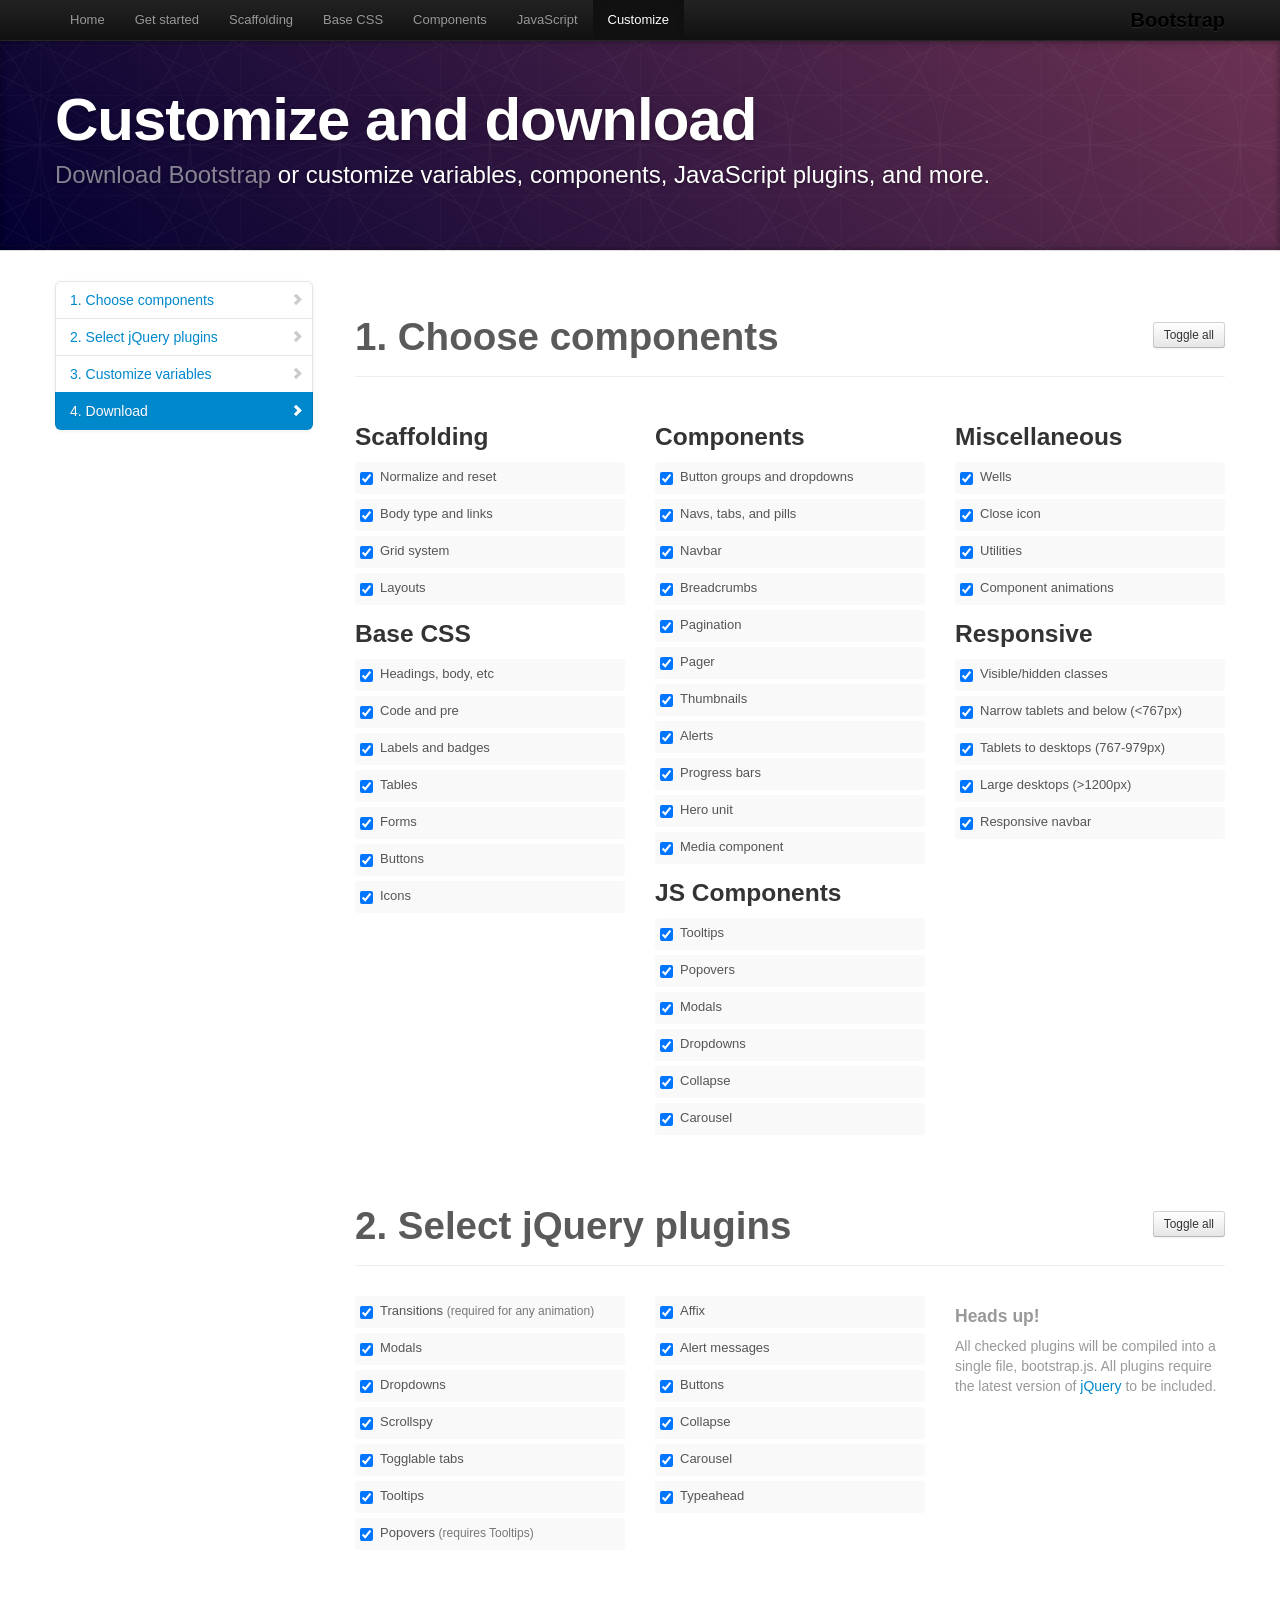
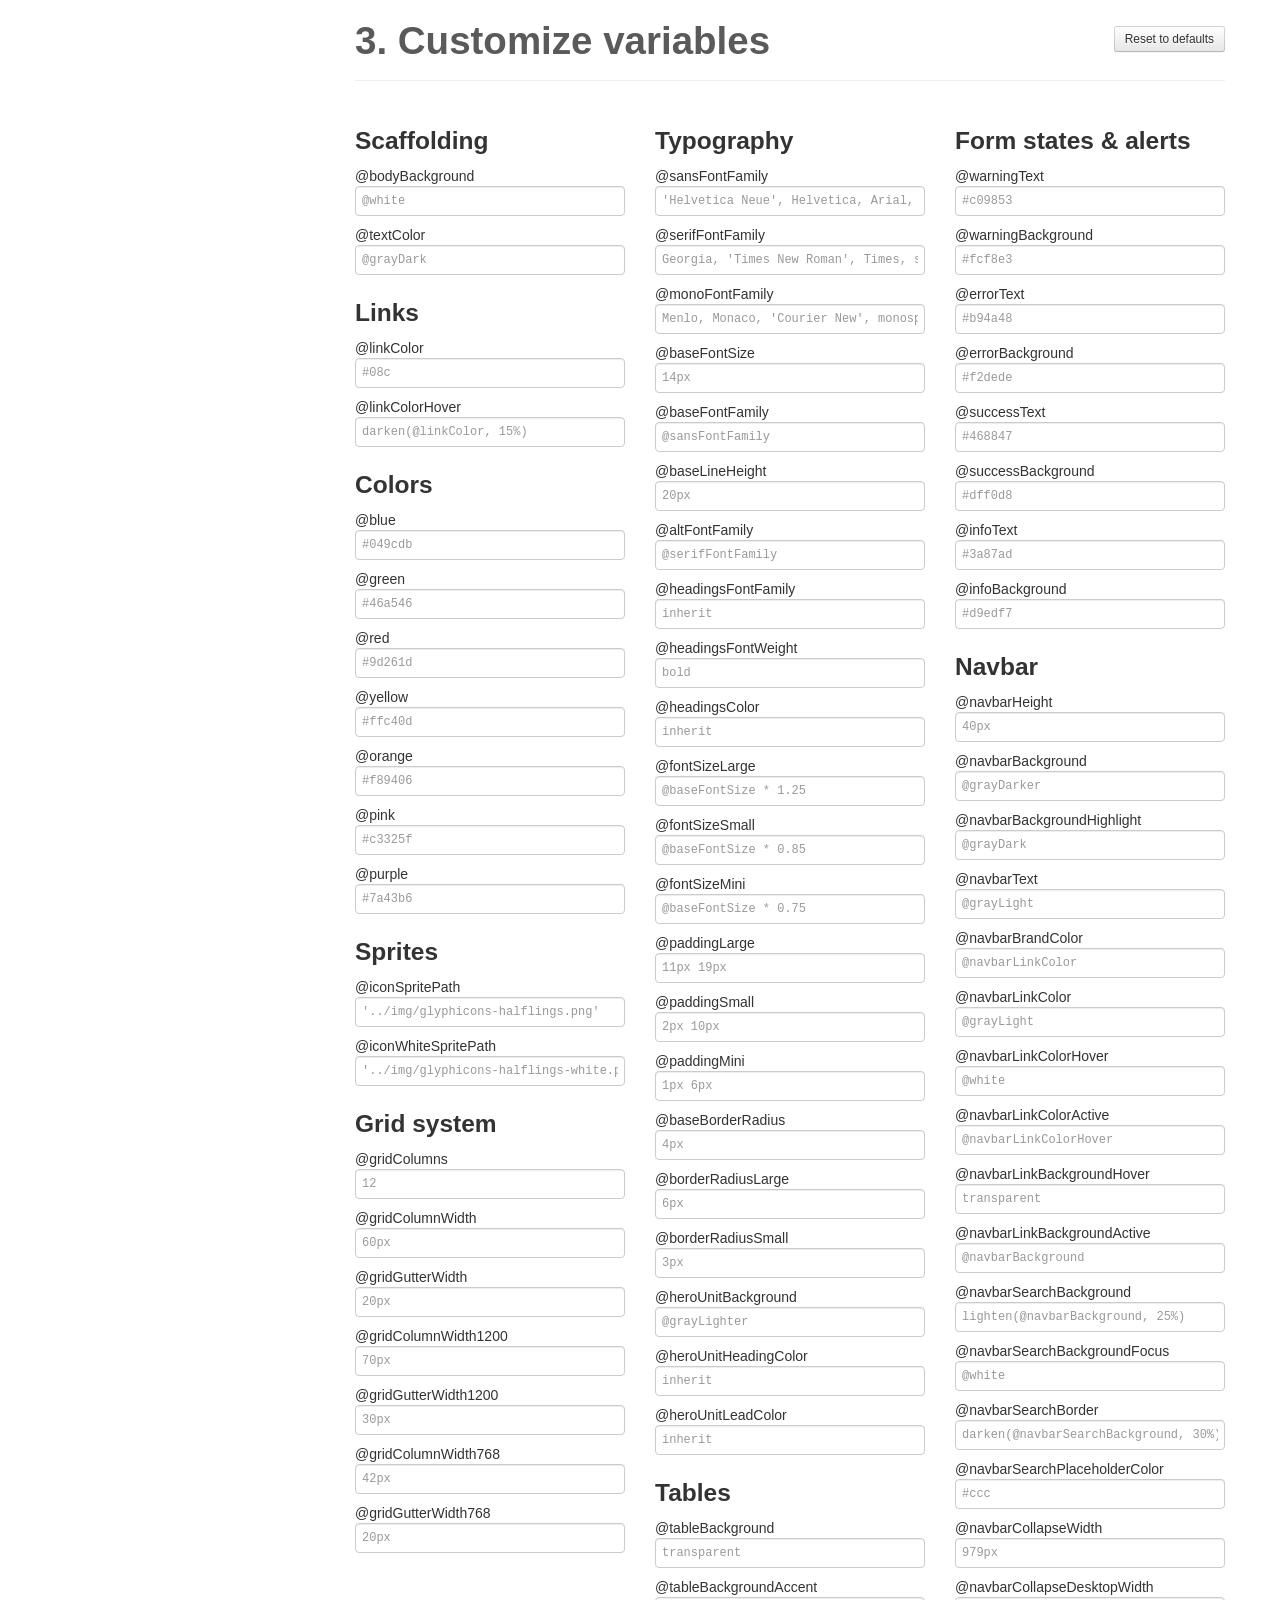
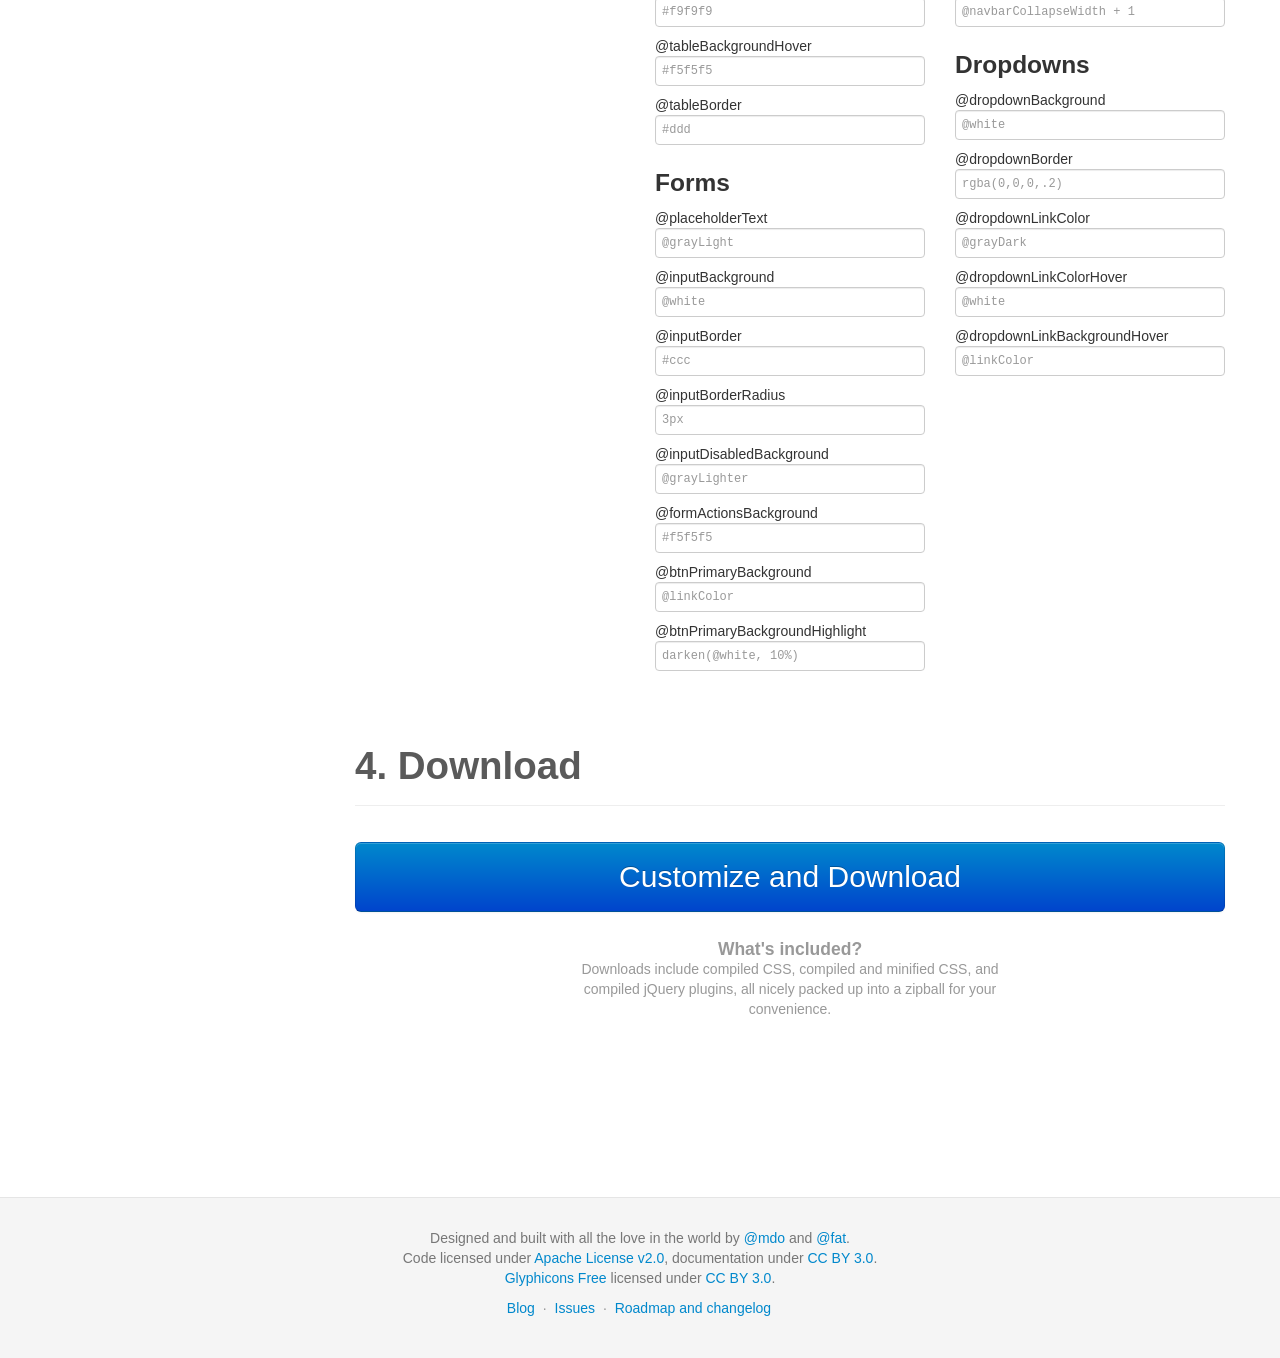
<file: docs/customize.html>
<!DOCTYPE html>
<html lang="en">
  <head>
    <meta charset="utf-8">
    <title>Customize · Bootstrap</title>
    <meta name="viewport" content="width=device-width, initial-scale=1.0">
    <meta name="description" content="">
    <meta name="author" content="">

    <!-- Le styles -->
    <link href="assets/css/bootstrap.css" rel="stylesheet">
    <link href="assets/css/bootstrap-responsive.css" rel="stylesheet">
    <link href="assets/css/docs.css" rel="stylesheet">
    <link href="assets/js/google-code-prettify/prettify.css" rel="stylesheet">

    <!-- Le HTML5 shim, for IE6-8 support of HTML5 elements -->
    <!--[if lt IE 9]>
      <script src="http://html5shim.googlecode.com/svn/trunk/html5.js"></script>
    <![endif]-->

    <!-- Le fav and touch icons -->
    <link rel="apple-touch-icon-precomposed" sizes="144x144" href="assets/ico/apple-touch-icon-144-precomposed.png">
    <link rel="apple-touch-icon-precomposed" sizes="114x114" href="assets/ico/apple-touch-icon-114-precomposed.png">
      <link rel="apple-touch-icon-precomposed" sizes="72x72" href="assets/ico/apple-touch-icon-72-precomposed.png">
                    <link rel="apple-touch-icon-precomposed" href="assets/ico/apple-touch-icon-57-precomposed.png">
                                   <link rel="shortcut icon" href="assets/ico/favicon.png">

  </head>

  <body data-spy="scroll" data-target=".bs-docs-sidebar">

    <!-- Navbar
    ================================================== -->
    <div class="navbar navbar-inverse navbar-fixed-top">
      <div class="navbar-inner">
        <div class="container">
          <button type="button" class="btn btn-navbar" data-toggle="collapse" data-target=".nav-collapse">
            <span class="icon-bar"></span>
            <span class="icon-bar"></span>
            <span class="icon-bar"></span>
          </button>
          <a class="brand" href="./index.html">Bootstrap</a>
          <div class="nav-collapse collapse">
            <ul class="nav">
              <li class="">
                <a href="./index.html">Home</a>
              </li>
              <li class="">
                <a href="./getting-started.html">Get started</a>
              </li>
              <li class="">
                <a href="./scaffolding.html">Scaffolding</a>
              </li>
              <li class="">
                <a href="./base-css.html">Base CSS</a>
              </li>
              <li class="">
                <a href="./components.html">Components</a>
              </li>
              <li class="">
                <a href="./javascript.html">JavaScript</a>
              </li>
              <li class="active">
                <a href="./customize.html">Customize</a>
              </li>
            </ul>
          </div>
        </div>
      </div>
    </div>

<!-- Masthead
================================================== -->
<header class="jumbotron subhead" id="overview">
  <div class="container">
    <h1>Customize and download</h1>
    <p class="lead"><a href="https://github.com/twitter/bootstrap/zipball/master">Download Bootstrap</a> or customize variables, components, JavaScript plugins, and more.</p>
  </div>
</header>


  <div class="container">

    <!-- Docs nav
    ================================================== -->
    <div class="row">
      <div class="span3 bs-docs-sidebar">
        <ul class="nav nav-list bs-docs-sidenav">
          <li><a href="#components"><i class="icon-chevron-right"></i> 1. Choose components</a></li>
          <li><a href="#plugins"><i class="icon-chevron-right"></i> 2. Select jQuery plugins</a></li>
          <li><a href="#variables"><i class="icon-chevron-right"></i> 3. Customize variables</a></li>
          <li><a href="#download"><i class="icon-chevron-right"></i> 4. Download</a></li>
        </ul>
      </div>
      <div class="span9">


        <!-- Customize form
        ================================================== -->
        <form>
          <section class="download" id="components">
            <div class="page-header">
              <a class="btn btn-small pull-right toggle-all" href="#">Toggle all</a>
              <h1>
                1. Choose components
              </h1>
            </div>
            <div class="row download-builder">
              <div class="span3">
                <h3>Scaffolding</h3>
                <label class="checkbox"><input checked="checked" type="checkbox" value="reset.less"> Normalize and reset</label>
                <label class="checkbox"><input checked="checked" type="checkbox" value="scaffolding.less"> Body type and links</label>
                <label class="checkbox"><input checked="checked" type="checkbox" value="grid.less"> Grid system</label>
                <label class="checkbox"><input checked="checked" type="checkbox" value="layouts.less"> Layouts</label>
                <h3>Base CSS</h3>
                <label class="checkbox"><input checked="checked" type="checkbox" value="type.less"> Headings, body, etc</label>
                <label class="checkbox"><input checked="checked" type="checkbox" value="code.less"> Code and pre</label>
                <label class="checkbox"><input checked="checked" type="checkbox" value="labels-badges.less"> Labels and badges</label>
                <label class="checkbox"><input checked="checked" type="checkbox" value="tables.less"> Tables</label>
                <label class="checkbox"><input checked="checked" type="checkbox" value="forms.less"> Forms</label>
                <label class="checkbox"><input checked="checked" type="checkbox" value="buttons.less"> Buttons</label>
                <label class="checkbox"><input checked="checked" type="checkbox" value="sprites.less"> Icons</label>
              </div><!-- /span -->
              <div class="span3">
                <h3>Components</h3>
                <label class="checkbox"><input checked="checked" type="checkbox" value="button-groups.less"> Button groups and dropdowns</label>
                <label class="checkbox"><input checked="checked" type="checkbox" value="navs.less"> Navs, tabs, and pills</label>
                <label class="checkbox"><input checked="checked" type="checkbox" value="navbar.less"> Navbar</label>
                <label class="checkbox"><input checked="checked" type="checkbox" value="breadcrumbs.less"> Breadcrumbs</label>
                <label class="checkbox"><input checked="checked" type="checkbox" value="pagination.less"> Pagination</label>
                <label class="checkbox"><input checked="checked" type="checkbox" value="pager.less"> Pager</label>
                <label class="checkbox"><input checked="checked" type="checkbox" value="thumbnails.less"> Thumbnails</label>
                <label class="checkbox"><input checked="checked" type="checkbox" value="alerts.less"> Alerts</label>
                <label class="checkbox"><input checked="checked" type="checkbox" value="progress-bars.less"> Progress bars</label>
                <label class="checkbox"><input checked="checked" type="checkbox" value="hero-unit.less"> Hero unit</label>
                <label class="checkbox"><input checked="checked" type="checkbox" value="media.less"> Media component</label>
                <h3>JS Components</h3>
                <label class="checkbox"><input checked="checked" type="checkbox" value="tooltip.less"> Tooltips</label>
                <label class="checkbox"><input checked="checked" type="checkbox" value="popovers.less"> Popovers</label>
                <label class="checkbox"><input checked="checked" type="checkbox" value="modals.less"> Modals</label>
                <label class="checkbox"><input checked="checked" type="checkbox" value="dropdowns.less"> Dropdowns</label>
                <label class="checkbox"><input checked="checked" type="checkbox" value="accordion.less"> Collapse</label>
                <label class="checkbox"><input checked="checked" type="checkbox" value="carousel.less"> Carousel</label>
              </div><!-- /span -->
              <div class="span3">
                <h3>Miscellaneous</h3>
                <label class="checkbox"><input checked="checked" type="checkbox" value="wells.less"> Wells</label>
                <label class="checkbox"><input checked="checked" type="checkbox" value="close.less"> Close icon</label>
                <label class="checkbox"><input checked="checked" type="checkbox" value="utilities.less"> Utilities</label>
                <label class="checkbox"><input checked="checked" type="checkbox" value="component-animations.less"> Component animations</label>
                <h3>Responsive</h3>
                <label class="checkbox"><input checked="checked" type="checkbox" value="responsive-utilities.less"> Visible/hidden classes</label>
                <label class="checkbox"><input checked="checked" type="checkbox" value="responsive-767px-max.less"> Narrow tablets and below (<767px)</label>
                <label class="checkbox"><input checked="checked" type="checkbox" value="responsive-768px-979px.less"> Tablets to desktops (767-979px)</label>
                <label class="checkbox"><input checked="checked" type="checkbox" value="responsive-1200px-min.less"> Large desktops (>1200px)</label>
                <label class="checkbox"><input checked="checked" type="checkbox" value="responsive-navbar.less"> Responsive navbar</label>
              </div><!-- /span -->
            </div><!-- /row -->
          </section>

          <section class="download" id="plugins">
            <div class="page-header">
              <a class="btn btn-small pull-right toggle-all" href="#">Toggle all</a>
              <h1>
                2. Select jQuery plugins
              </h1>
            </div>
            <div class="row download-builder">
              <div class="span3">
                <label class="checkbox">
                  <input type="checkbox" checked="true" value="bootstrap-transition.js">
                  Transitions <small>(required for any animation)</small>
                </label>
                <label class="checkbox">
                  <input type="checkbox" checked="true" value="bootstrap-modal.js">
                  Modals
                </label>
                <label class="checkbox">
                  <input type="checkbox" checked="true" value="bootstrap-dropdown.js">
                  Dropdowns
                </label>
                <label class="checkbox">
                  <input type="checkbox" checked="true" value="bootstrap-scrollspy.js">
                  Scrollspy
                </label>
                <label class="checkbox">
                  <input type="checkbox" checked="true" value="bootstrap-tab.js">
                  Togglable tabs
                </label>
                <label class="checkbox">
                  <input type="checkbox" checked="true" value="bootstrap-tooltip.js">
                  Tooltips
                </label>
                <label class="checkbox">
                  <input type="checkbox" checked="true" value="bootstrap-popover.js">
                  Popovers <small>(requires Tooltips)</small>
                </label>
              </div><!-- /span -->
              <div class="span3">
                <label class="checkbox">
                  <input type="checkbox" checked="true" value="bootstrap-affix.js">
                  Affix
                </label>
                <label class="checkbox">
                  <input type="checkbox" checked="true" value="bootstrap-alert.js">
                  Alert messages
                </label>
                <label class="checkbox">
                  <input type="checkbox" checked="true" value="bootstrap-button.js">
                  Buttons
                </label>
                <label class="checkbox">
                  <input type="checkbox" checked="true" value="bootstrap-collapse.js">
                  Collapse
                </label>
                <label class="checkbox">
                  <input type="checkbox" checked="true" value="bootstrap-carousel.js">
                  Carousel
                </label>
                <label class="checkbox">
                  <input type="checkbox" checked="true" value="bootstrap-typeahead.js">
                  Typeahead
                </label>
              </div><!-- /span -->
              <div class="span3">
                <h4 class="muted">Heads up!</h4>
                <p class="muted">All checked plugins will be compiled into a single file, bootstrap.js. All plugins require the latest version of <a href="http://jquery.com/" target="_blank">jQuery</a> to be included.</p>
              </div><!-- /span -->
            </div><!-- /row -->
          </section>


          <section class="download" id="variables">
            <div class="page-header">
              <a class="btn btn-small pull-right toggle-all" href="#">Reset to defaults</a>
              <h1>
                3. Customize variables
              </h1>
            </div>
            <div class="row download-builder">
              <div class="span3">
                <h3>Scaffolding</h3>
                <label>@bodyBackground</label>
                <input type="text" class="span3" placeholder="@white">
                <label>@textColor</label>
                <input type="text" class="span3" placeholder="@grayDark">

                <h3>Links</h3>
                <label>@linkColor</label>
                <input type="text" class="span3" placeholder="#08c">
                <label>@linkColorHover</label>
                <input type="text" class="span3" placeholder="darken(@linkColor, 15%)">
                <h3>Colors</h3>
                <label>@blue</label>
                <input type="text" class="span3" placeholder="#049cdb">
                <label>@green</label>
                <input type="text" class="span3" placeholder="#46a546">
                <label>@red</label>
                <input type="text" class="span3" placeholder="#9d261d">
                <label>@yellow</label>
                <input type="text" class="span3" placeholder="#ffc40d">
                <label>@orange</label>
                <input type="text" class="span3" placeholder="#f89406">
                <label>@pink</label>
                <input type="text" class="span3" placeholder="#c3325f">
                <label>@purple</label>
                <input type="text" class="span3" placeholder="#7a43b6">

                <h3>Sprites</h3>
                <label>@iconSpritePath</label>
                <input type="text" class="span3" placeholder="'../img/glyphicons-halflings.png'">
                <label>@iconWhiteSpritePath</label>
                <input type="text" class="span3" placeholder="'../img/glyphicons-halflings-white.png'">

                <h3>Grid system</h3>
                <label>@gridColumns</label>
                <input type="text" class="span3" placeholder="12">
                <label>@gridColumnWidth</label>
                <input type="text" class="span3" placeholder="60px">
                <label>@gridGutterWidth</label>
                <input type="text" class="span3" placeholder="20px">
                <label>@gridColumnWidth1200</label>
                <input type="text" class="span3" placeholder="70px">
                <label>@gridGutterWidth1200</label>
                <input type="text" class="span3" placeholder="30px">
                <label>@gridColumnWidth768</label>
                <input type="text" class="span3" placeholder="42px">
                <label>@gridGutterWidth768</label>
                <input type="text" class="span3" placeholder="20px">

              </div><!-- /span -->
              <div class="span3">

                <h3>Typography</h3>
                <label>@sansFontFamily</label>
                <input type="text" class="span3" placeholder="'Helvetica Neue', Helvetica, Arial, sans-serif">
                <label>@serifFontFamily</label>
                <input type="text" class="span3" placeholder="Georgia, 'Times New Roman', Times, serif">
                <label>@monoFontFamily</label>
                <input type="text" class="span3" placeholder="Menlo, Monaco, 'Courier New', monospace">

                <label>@baseFontSize</label>
                <input type="text" class="span3" placeholder="14px">
                <label>@baseFontFamily</label>
                <input type="text" class="span3" placeholder="@sansFontFamily">
                <label>@baseLineHeight</label>
                <input type="text" class="span3" placeholder="20px">

                <label>@altFontFamily</label>
                <input type="text" class="span3" placeholder="@serifFontFamily">
                <label>@headingsFontFamily</label>
                <input type="text" class="span3" placeholder="inherit">
                <label>@headingsFontWeight</label>
                <input type="text" class="span3" placeholder="bold">
                <label>@headingsColor</label>
                <input type="text" class="span3" placeholder="inherit">

                <label>@fontSizeLarge</label>
                <input type="text" class="span3" placeholder="@baseFontSize * 1.25">
                <label>@fontSizeSmall</label>
                <input type="text" class="span3" placeholder="@baseFontSize * 0.85">
                <label>@fontSizeMini</label>
                <input type="text" class="span3" placeholder="@baseFontSize * 0.75">

                <label>@paddingLarge</label>
                <input type="text" class="span3" placeholder="11px 19px">
                <label>@paddingSmall</label>
                <input type="text" class="span3" placeholder="2px 10px">
                <label>@paddingMini</label>
                <input type="text" class="span3" placeholder="1px 6px">

                <label>@baseBorderRadius</label>
                <input type="text" class="span3" placeholder="4px">
                <label>@borderRadiusLarge</label>
                <input type="text" class="span3" placeholder="6px">
                <label>@borderRadiusSmall</label>
                <input type="text" class="span3" placeholder="3px">

                <label>@heroUnitBackground</label>
                <input type="text" class="span3" placeholder="@grayLighter">
                <label>@heroUnitHeadingColor</label>
                <input type="text" class="span3" placeholder="inherit">
                <label>@heroUnitLeadColor</label>
                <input type="text" class="span3" placeholder="inherit">

                <h3>Tables</h3>
                <label>@tableBackground</label>
                <input type="text" class="span3" placeholder="transparent">
                <label>@tableBackgroundAccent</label>
                <input type="text" class="span3" placeholder="#f9f9f9">
                <label>@tableBackgroundHover</label>
                <input type="text" class="span3" placeholder="#f5f5f5">
                <label>@tableBorder</label>
                <input type="text" class="span3" placeholder="#ddd">

                <h3>Forms</h3>
                <label>@placeholderText</label>
                <input type="text" class="span3" placeholder="@grayLight">
                <label>@inputBackground</label>
                <input type="text" class="span3" placeholder="@white">
                <label>@inputBorder</label>
                <input type="text" class="span3" placeholder="#ccc">
                <label>@inputBorderRadius</label>
                <input type="text" class="span3" placeholder="3px">
                <label>@inputDisabledBackground</label>
                <input type="text" class="span3" placeholder="@grayLighter">
                <label>@formActionsBackground</label>
                <input type="text" class="span3" placeholder="#f5f5f5">
                <label>@btnPrimaryBackground</label>
                <input type="text" class="span3" placeholder="@linkColor">
                <label>@btnPrimaryBackgroundHighlight</label>
                <input type="text" class="span3" placeholder="darken(@white, 10%)">

              </div><!-- /span -->
              <div class="span3">

                <h3>Form states &amp; alerts</h3>
                <label>@warningText</label>
                <input type="text" class="span3" placeholder="#c09853">
                <label>@warningBackground</label>
                <input type="text" class="span3" placeholder="#fcf8e3">
                <label>@errorText</label>
                <input type="text" class="span3" placeholder="#b94a48">
                <label>@errorBackground</label>
                <input type="text" class="span3" placeholder="#f2dede">
                <label>@successText</label>
                <input type="text" class="span3" placeholder="#468847">
                <label>@successBackground</label>
                <input type="text" class="span3" placeholder="#dff0d8">
                <label>@infoText</label>
                <input type="text" class="span3" placeholder="#3a87ad">
                <label>@infoBackground</label>
                <input type="text" class="span3" placeholder="#d9edf7">

                <h3>Navbar</h3>
                <label>@navbarHeight</label>
                <input type="text" class="span3" placeholder="40px">
                <label>@navbarBackground</label>
                <input type="text" class="span3" placeholder="@grayDarker">
                <label>@navbarBackgroundHighlight</label>
                <input type="text" class="span3" placeholder="@grayDark">
                <label>@navbarText</label>
                <input type="text" class="span3" placeholder="@grayLight">
                <label>@navbarBrandColor</label>
                <input type="text" class="span3" placeholder="@navbarLinkColor">
                <label>@navbarLinkColor</label>
                <input type="text" class="span3" placeholder="@grayLight">
                <label>@navbarLinkColorHover</label>
                <input type="text" class="span3" placeholder="@white">
                <label>@navbarLinkColorActive</label>
                <input type="text" class="span3" placeholder="@navbarLinkColorHover">
                <label>@navbarLinkBackgroundHover</label>
                <input type="text" class="span3" placeholder="transparent">
                <label>@navbarLinkBackgroundActive</label>
                <input type="text" class="span3" placeholder="@navbarBackground">
                <label>@navbarSearchBackground</label>
                <input type="text" class="span3" placeholder="lighten(@navbarBackground, 25%)">
                <label>@navbarSearchBackgroundFocus</label>
                <input type="text" class="span3" placeholder="@white">
                <label>@navbarSearchBorder</label>
                <input type="text" class="span3" placeholder="darken(@navbarSearchBackground, 30%)">
                <label>@navbarSearchPlaceholderColor</label>
                <input type="text" class="span3" placeholder="#ccc">

                <label>@navbarCollapseWidth</label>
                <input type="text" class="span3" placeholder="979px">
                <label>@navbarCollapseDesktopWidth</label>
                <input type="text" class="span3" placeholder="@navbarCollapseWidth + 1">

                <h3>Dropdowns</h3>
                <label>@dropdownBackground</label>
                <input type="text" class="span3" placeholder="@white">
                <label>@dropdownBorder</label>
                <input type="text" class="span3" placeholder="rgba(0,0,0,.2)">
                <label>@dropdownLinkColor</label>
                <input type="text" class="span3" placeholder="@grayDark">
                <label>@dropdownLinkColorHover</label>
                <input type="text" class="span3" placeholder="@white">
                <label>@dropdownLinkBackgroundHover</label>
                <input type="text" class="span3" placeholder="@linkColor">
              </div><!-- /span -->
            </div><!-- /row -->
          </section>

          <section class="download" id="download">
            <div class="page-header">
              <h1>
                4. Download
              </h1>
            </div>
            <div class="download-btn">
              <a class="btn btn-primary" href="#" >Customize and Download</a>
              <h4>What's included?</h4>
              <p>Downloads include compiled CSS, compiled and minified CSS, and compiled jQuery plugins, all nicely packed up into a zipball for your convenience.</p>
            </div>
          </section><!-- /download -->
        </form>



      </div>
    </div>

  </div>



    <!-- Footer
    ================================================== -->
    <footer class="footer">
      <div class="container">
        <p>Designed and built with all the love in the world by <a href="http://twitter.com/mdo" target="_blank">@mdo</a> and <a href="http://twitter.com/fat" target="_blank">@fat</a>.</p>
        <p>Code licensed under <a href="http://www.apache.org/licenses/LICENSE-2.0" target="_blank">Apache License v2.0</a>, documentation under <a href="http://creativecommons.org/licenses/by/3.0/">CC BY 3.0</a>.</p>
        <p><a href="http://glyphicons.com">Glyphicons Free</a> licensed under <a href="http://creativecommons.org/licenses/by/3.0/">CC BY 3.0</a>.</p>
        <ul class="footer-links">
          <li><a href="http://blog.getbootstrap.com">Blog</a></li>
          <li class="muted">&middot;</li>
          <li><a href="https://github.com/twitter/bootstrap/issues?state=open">Issues</a></li>
          <li class="muted">&middot;</li>
          <li><a href="https://github.com/twitter/bootstrap/wiki">Roadmap and changelog</a></li>
        </ul>
      </div>
    </footer>



    <!-- Le javascript
    ================================================== -->
    <!-- Placed at the end of the document so the pages load faster -->
    <script type="text/javascript" src="http://platform.twitter.com/widgets.js"></script>
    <script src="assets/js/jquery.js"></script>
    <script src="assets/js/bootstrap-transition.js"></script>
    <script src="assets/js/bootstrap-alert.js"></script>
    <script src="assets/js/bootstrap-modal.js"></script>
    <script src="assets/js/bootstrap-dropdown.js"></script>
    <script src="assets/js/bootstrap-scrollspy.js"></script>
    <script src="assets/js/bootstrap-tab.js"></script>
    <script src="assets/js/bootstrap-tooltip.js"></script>
    <script src="assets/js/bootstrap-popover.js"></script>
    <script src="assets/js/bootstrap-button.js"></script>
    <script src="assets/js/bootstrap-collapse.js"></script>
    <script src="assets/js/bootstrap-carousel.js"></script>
    <script src="assets/js/bootstrap-typeahead.js"></script>
    <script src="assets/js/bootstrap-affix.js"></script>

    <script src="assets/js/holder/holder.js"></script>
    <script src="assets/js/google-code-prettify/prettify.js"></script>

    <script src="assets/js/application.js"></script>



  </body>
</html>
</file>
<file: docs/assets/js/google-code-prettify/prettify.css>
.com { color: #93a1a1; }
.lit { color: #195f91; }
.pun, .opn, .clo { color: #93a1a1; }
.fun { color: #dc322f; }
.str, .atv { color: #D14; }
.kwd, .prettyprint .tag { color: #1e347b; }
.typ, .atn, .dec, .var { color: teal; }
.pln { color: #48484c; }

.prettyprint {
  padding: 8px;
  background-color: #f7f7f9;
  border: 1px solid #e1e1e8;
}
.prettyprint.linenums {
  -webkit-box-shadow: inset 40px 0 0 #fbfbfc, inset 41px 0 0 #ececf0;
     -moz-box-shadow: inset 40px 0 0 #fbfbfc, inset 41px 0 0 #ececf0;
          box-shadow: inset 40px 0 0 #fbfbfc, inset 41px 0 0 #ececf0;
}

/* Specify class=linenums on a pre to get line numbering */
ol.linenums {
  margin: 0 0 0 33px; /* IE indents via margin-left */
}
ol.linenums li {
  padding-left: 12px;
  color: #bebec5;
  line-height: 20px;
  text-shadow: 0 1px 0 #fff;
}
</file>
<file: assets/style.css>
@layer reset, base, theme, components, utilities;

@layer reset {
  html, body, div, span, header, nav, main, section, article, aside, footer,
  h1, h2, h3, h4, p, ul, ol, li, dl, dt, dd, figure, figcaption, blockquote,
  details, summary, a, button {
    box-sizing: border-box;
    margin: 0;
    padding: 0;
  }

  ul, ol {
    list-style: none;
  }

  button {
    font: inherit;
    color: inherit;
    background: transparent;
    border: none;
    cursor: pointer;
  }

  a {
    color: inherit;
    text-decoration: none;
  }
}

@layer theme {
  :root {
    color-scheme: dark;
    --bg-obsidian: #0B0F14;
    --bg-elevated: #0F151D;
    --card-bg: rgba(19, 25, 34, 0.78);
    --card-bg-solid: #131922;
    --card-bg-hover: rgba(24, 32, 44, 0.92);
    --border-subtle: rgba(255, 255, 255, 0.08);
    --border-highlight: rgba(16, 185, 129, 0.35);
    --border-sky: rgba(56, 189, 248, 0.35);
    --text-primary: #F3F6FA;
    --text-secondary: #9BA8B8;
    --text-muted: #64748B;
    --accent-emerald: #10B981;
    --accent-emerald-hover: #059669;
    --accent-emerald-glow: rgba(16, 185, 129, 0.16);
    --accent-sky: #38BDF8;
    --accent-sky-glow: rgba(56, 189, 248, 0.14);
    --accent-amber: #F59E0B;
    --font-sans: -apple-system, BlinkMacSystemFont, "SF Pro Display", "SF Pro Text", "Inter", "Segoe UI", Roboto, Helvetica, Arial, sans-serif;
    --font-mono: "SF Mono", ui-monospace, SFMono-Regular, Menlo, Monaco, Consolas, monospace;
    --radius-sm: 10px;
    --radius-md: 16px;
    --radius-lg: 22px;
    --radius-pill: 999px;
    --shadow-card: 0 18px 40px -12px rgba(0, 0, 0, 0.55);
    --max-width: 1180px;
  }
}

@layer base {
  html {
    background-color: var(--bg-obsidian);
    color: var(--text-primary);
    font-family: var(--font-sans);
    line-height: 1.6;
    scroll-behavior: smooth;
    -webkit-font-smoothing: antialiased;
  }

  body {
    min-block-size: 100dvh;
    display: flex;
    flex-direction: column;
    background-color: var(--bg-obsidian);
    background-image:
      radial-gradient(circle at 12% 8%, rgba(16, 185, 129, 0.11), transparent 38%),
      radial-gradient(circle at 88% 14%, rgba(56, 189, 248, 0.09), transparent 40%),
      radial-gradient(circle at 50% 92%, rgba(16, 185, 129, 0.06), transparent 45%);
    background-attachment: fixed;
  }

  main {
    flex: 1;
    inline-size: 100%;
    max-inline-size: var(--max-width);
    margin-inline: auto;
    padding-inline: clamp(1.25rem, 4vw, 2.5rem);
    padding-block: clamp(2rem, 5vw, 4rem);
  }

  :focus-visible {
    outline: 2px solid var(--accent-sky);
    outline-offset: 3px;
  }
}

@layer components {
  /* Top Navigation Bar */
  .site-header {
    position: sticky;
    inset-block-start: 0;
    z-index: 100;
    background: rgba(11, 15, 20, 0.82);
    backdrop-filter: blur(18px);
    -webkit-backdrop-filter: blur(18px);
    border-block-end: 1px solid var(--border-subtle);
  }

  .header-inner {
    max-inline-size: var(--max-width);
    margin-inline: auto;
    padding-inline: clamp(1.25rem, 4vw, 2.5rem);
    min-block-size: 4.5rem;
    display: flex;
    align-items: center;
    justify-content: space-between;
    gap: 1.25rem;
    flex-wrap: wrap;
  }

  .brand-link {
    display: inline-flex;
    align-items: center;
    gap: 0.75rem;
    font-weight: 700;
    font-size: 1.05rem;
    letter-spacing: -0.02em;
    color: var(--text-primary);
  }

  .brand-mark {
    inline-size: 2.35rem;
    block-size: 2.35rem;
    border-radius: 11px;
    background: linear-gradient(135deg, var(--accent-emerald) 0%, var(--accent-sky) 100%);
    display: inline-flex;
    align-items: center;
    justify-content: center;
    color: #061017;
    font-weight: 800;
    font-size: 0.85rem;
    letter-spacing: -0.03em;
    box-shadow: 0 6px 18px rgba(16, 185, 129, 0.28);
    flex-shrink: 0;
  }

  .brand-text {
    display: flex;
    flex-direction: column;
    line-height: 1.15;
  }

  .brand-title {
    font-weight: 700;
    font-size: 1rem;
  }

  .brand-subtitle {
    font-size: 0.72rem;
    font-weight: 500;
    color: var(--text-secondary);
    letter-spacing: 0.02em;
  }

  .nav-group {
    display: flex;
    align-items: center;
    gap: clamp(0.75rem, 2.5vw, 1.75rem);
    flex-wrap: wrap;
  }

  .nav-links {
    display: flex;
    align-items: center;
    gap: clamp(0.75rem, 2vw, 1.5rem);
    flex-wrap: wrap;
  }

  .nav-links a {
    font-size: 0.92rem;
    font-weight: 500;
    color: var(--text-secondary);
    padding-block: 0.35rem;
    transition: color 0.2s ease;
  }

  .nav-links a:where(:hover, [aria-current="page"]) {
    color: var(--text-primary);
  }

  /* Language Toggle Button */
  .lang-switch {
    display: inline-flex;
    align-items: center;
    background: var(--card-bg-solid);
    border: 1px solid var(--border-subtle);
    border-radius: var(--radius-pill);
    padding: 0.22rem;
    gap: 0.2rem;
  }

  .lang-btn {
    padding: 0.28rem 0.68rem;
    border-radius: var(--radius-pill);
    font-size: 0.78rem;
    font-weight: 700;
    letter-spacing: 0.04em;
    color: var(--text-secondary);
    transition: background-color 0.2s ease, color 0.2s ease;
  }

  .lang-btn[aria-pressed="true"] {
    background: linear-gradient(135deg, var(--accent-emerald), var(--accent-sky));
    color: #041016;
  }

  .lang-btn:hover:not([aria-pressed="true"]) {
    color: var(--text-primary);
  }

  /* Hero Section */
  .hero {
    padding-block: clamp(2.5rem, 6vw, 4.5rem);
    display: grid;
    gap: 1.5rem;
    max-inline-size: 54rem;
  }

  .eyebrow-badge {
    display: inline-flex;
    align-items: center;
    gap: 0.55rem;
    inline-size: fit-content;
    padding: 0.38rem 0.9rem;
    border-radius: var(--radius-pill);
    background: var(--accent-emerald-glow);
    border: 1px solid var(--border-highlight);
    color: var(--accent-emerald);
    font-size: 0.82rem;
    font-weight: 600;
    letter-spacing: 0.02em;
  }

  .eyebrow-badge.sky {
    background: var(--accent-sky-glow);
    border-color: var(--border-sky);
    color: var(--accent-sky);
  }

  .pulse-dot {
    inline-size: 0.5rem;
    block-size: 0.5rem;
    border-radius: 50%;
    background-color: currentColor;
    box-shadow: 0 0 10px currentColor;
  }

  .hero h1 {
    font-size: clamp(2.25rem, 5vw, 3.75rem);
    font-weight: 800;
    line-height: 1.08;
    letter-spacing: -0.035em;
    color: var(--text-primary);
  }

  .text-gradient {
    background: linear-gradient(135deg, #FFFFFF 0%, var(--accent-emerald) 55%, var(--accent-sky) 100%);
    -webkit-background-clip: text;
    background-clip: text;
    color: transparent;
  }

  .hero-lead {
    font-size: clamp(1.05rem, 2vw, 1.25rem);
    color: var(--text-secondary);
    max-inline-size: 46rem;
    line-height: 1.65;
  }

  .hero-actions {
    display: flex;
    flex-wrap: wrap;
    gap: 0.85rem;
    padding-block-start: 0.5rem;
  }

  /* Buttons */
  .btn {
    display: inline-flex;
    align-items: center;
    justify-content: center;
    gap: 0.5rem;
    padding: 0.72rem 1.35rem;
    border-radius: var(--radius-sm);
    font-size: 0.92rem;
    font-weight: 600;
    transition: transform 0.18s ease, background-color 0.18s ease, border-color 0.18s ease, box-shadow 0.18s ease;
  }

  .btn-primary {
    background: linear-gradient(135deg, var(--accent-emerald) 0%, #059669 100%);
    color: #04130E;
    font-weight: 700;
    box-shadow: 0 10px 24px -6px rgba(16, 185, 129, 0.45);
  }

  .btn-primary:hover {
    transform: translateY(-1px);
    box-shadow: 0 14px 28px -6px rgba(16, 185, 129, 0.6);
  }

  .btn-secondary {
    background: rgba(255, 255, 255, 0.04);
    border: 1px solid var(--border-subtle);
    color: var(--text-primary);
  }

  .btn-secondary:hover {
    background: rgba(255, 255, 255, 0.08);
    border-color: rgba(255, 255, 255, 0.2);
  }

  .btn-ghost {
    padding: 0.55rem 0.95rem;
    font-size: 0.85rem;
    background: rgba(56, 189, 248, 0.08);
    border: 1px solid rgba(56, 189, 248, 0.24);
    color: var(--accent-sky);
    border-radius: var(--radius-sm);
  }

  .btn-ghost:hover {
    background: rgba(56, 189, 248, 0.15);
  }

  /* Section Headings */
  .section-block {
    padding-block: clamp(2.25rem, 5vw, 3.75rem);
  }

  .section-header {
    display: flex;
    flex-direction: column;
    gap: 0.5rem;
    margin-block-end: 2rem;
  }

  .section-header h2 {
    font-size: clamp(1.55rem, 3vw, 2.2rem);
    font-weight: 750;
    letter-spacing: -0.025em;
  }

  .section-header p {
    color: var(--text-secondary);
    max-inline-size: 44rem;
    font-size: 1rem;
  }

  /* Responsive Card Grid & Container Query Cards */
  .cards-grid {
    display: grid;
    grid-template-columns: repeat(auto-fit, minmax(min(100%, 340px), 1fr));
    gap: 1.5rem;
  }

  .card {
    container-type: inline-size;
    background: var(--card-bg);
    backdrop-filter: blur(14px);
    -webkit-backdrop-filter: blur(14px);
    border: 1px solid var(--border-subtle);
    border-radius: var(--radius-lg);
    padding: clamp(1.5rem, 3vw, 2.25rem);
    box-shadow: var(--shadow-card);
    display: flex;
    flex-direction: column;
    justify-content: space-between;
    gap: 1.5rem;
    transition: border-color 0.25s ease, transform 0.25s ease;
  }

  .card:hover {
    border-color: rgba(255, 255, 255, 0.16);
  }

  .card.flagship {
    border-color: var(--border-highlight);
    background:
      radial-gradient(circle at 100% 0%, rgba(16, 185, 129, 0.12), transparent 55%),
      var(--card-bg);
  }

  .card.pro-card {
    border-color: var(--border-sky);
    background:
      radial-gradient(circle at 100% 0%, rgba(56, 189, 248, 0.14), transparent 55%),
      var(--card-bg);
  }

  .card header {
    display: flex;
    flex-direction: column;
    gap: 0.85rem;
  }

  .card-top-row {
    display: flex;
    align-items: center;
    justify-content: space-between;
    gap: 1rem;
    flex-wrap: wrap;
  }

  .app-icon-badge {
    inline-size: 3.5rem;
    block-size: 3.5rem;
    border-radius: 15px;
    background: linear-gradient(135deg, #10B981 0%, #0EA5E9 100%);
    display: inline-flex;
    align-items: center;
    justify-content: center;
    color: #04121A;
    box-shadow: 0 10px 24px rgba(16, 185, 129, 0.3);
    flex-shrink: 0;
  }

  .app-icon-badge.muted {
    background: rgba(255, 255, 255, 0.06);
    border: 1px dashed rgba(255, 255, 255, 0.18);
    color: var(--text-secondary);
    box-shadow: none;
  }

  .status-pill {
    display: inline-flex;
    align-items: center;
    gap: 0.4rem;
    padding: 0.28rem 0.75rem;
    border-radius: var(--radius-pill);
    font-size: 0.76rem;
    font-weight: 700;
    letter-spacing: 0.03em;
    text-transform: uppercase;
    background: rgba(16, 185, 129, 0.15);
    color: var(--accent-emerald);
    border: 1px solid rgba(16, 185, 129, 0.35);
  }

  .status-pill.upcoming {
    background: rgba(56, 189, 248, 0.12);
    color: var(--accent-sky);
    border-color: rgba(56, 189, 248, 0.3);
  }

  .card h3 {
    font-size: 1.45rem;
    font-weight: 750;
    letter-spacing: -0.02em;
    color: var(--text-primary);
  }

  .card-content {
    display: flex;
    flex-direction: column;
    gap: 1.1rem;
    color: var(--text-secondary);
    font-size: 0.96rem;
  }

  .feature-tags {
    display: flex;
    flex-wrap: wrap;
    gap: 0.5rem;
  }

  .tag {
    padding: 0.28rem 0.68rem;
    border-radius: 8px;
    background: rgba(255, 255, 255, 0.05);
    border: 1px solid var(--border-subtle);
    font-size: 0.78rem;
    font-weight: 500;
    color: var(--text-primary);
  }

  .card footer {
    display: flex;
    flex-wrap: wrap;
    align-items: center;
    gap: 0.65rem;
    padding-block-start: 0.75rem;
    border-block-start: 1px solid var(--border-subtle);
  }

  @container (min-width: 520px) {
    .card footer {
      justify-content: flex-start;
    }
  }

  /* Feature Lists inside Cards */
  .feature-list {
    display: grid;
    gap: 0.75rem;
  }

  .feature-list li {
    display: flex;
    align-items: flex-start;
    gap: 0.65rem;
    font-size: 0.94rem;
    color: var(--text-secondary);
  }

  .feature-list li strong {
    color: var(--text-primary);
    font-weight: 600;
  }

  .check-icon {
    color: var(--accent-emerald);
    flex-shrink: 0;
    margin-block-start: 0.2rem;
  }

  .sky-icon {
    color: var(--accent-sky);
    flex-shrink: 0;
    margin-block-start: 0.2rem;
  }

  /* Ownership & Transparency Panel */
  .transparency-panel {
    background: linear-gradient(180deg, rgba(19, 25, 34, 0.9) 0%, rgba(15, 21, 29, 0.95) 100%);
    border: 1px solid var(--border-subtle);
    border-radius: var(--radius-lg);
    padding: clamp(1.5rem, 3.5vw, 2.5rem);
    display: grid;
    gap: 1.5rem;
  }

  .credentials-grid {
    display: grid;
    grid-template-columns: repeat(auto-fit, minmax(min(100%, 240px), 1fr));
    gap: 1.1rem;
  }

  .credential-item {
    background: rgba(11, 15, 20, 0.65);
    border: 1px solid var(--border-subtle);
    border-radius: var(--radius-md);
    padding: 1.15rem 1.25rem;
    display: flex;
    flex-direction: column;
    gap: 0.3rem;
  }

  .credential-label {
    font-size: 0.76rem;
    text-transform: uppercase;
    letter-spacing: 0.06em;
    color: var(--text-muted);
    font-weight: 700;
  }

  .credential-value {
    font-size: 1.08rem;
    font-weight: 700;
    color: var(--text-primary);
  }

  .credential-note {
    font-size: 0.84rem;
    color: var(--text-secondary);
  }

  /* Modern Accordion (Native <details> & ::details-content) */
  .accordion {
    display: grid;
    gap: 0.85rem;
  }

  .accordion details {
    background: var(--card-bg);
    border: 1px solid var(--border-subtle);
    border-radius: var(--radius-md);
    padding-inline: 1.25rem;
    transition: border-color 0.2s ease, background-color 0.2s ease;
  }

  .accordion details[open] {
    border-color: var(--border-highlight);
    background: var(--card-bg-hover);
  }

  .accordion summary {
    list-style: none;
    display: flex;
    align-items: center;
    gap: 0.75ch;
    padding-block: 1.1rem;
    font-weight: 650;
    font-size: 1rem;
    color: var(--text-primary);
    cursor: pointer;
    user-select: none;
  }

  .accordion summary::-webkit-details-marker {
    display: none;
  }

  .accordion summary::before {
    content: "";
    inline-size: 1.1em;
    block-size: 1.1em;
    flex-shrink: 0;
    background-color: var(--accent-emerald);
    mask: url("data:image/svg+xml,%3Csvg xmlns='http://www.w3.org/2000/svg' viewBox='0 0 24 24' fill='none' stroke='currentColor' stroke-width='2.5' stroke-linecap='round' stroke-linejoin='round'%3E%3Cpolyline points='6 9 12 15 18 9'/%3E%3C/svg%3E") no-repeat center / contain;
    -webkit-mask: url("data:image/svg+xml,%3Csvg xmlns='http://www.w3.org/2000/svg' viewBox='0 0 24 24' fill='none' stroke='currentColor' stroke-width='2.5' stroke-linecap='round' stroke-linejoin='round'%3E%3Cpolyline points='6 9 12 15 18 9'/%3E%3C/svg%3E") no-repeat center / contain;
    rotate: -90deg;
  }

  .accordion summary:dir(rtl)::before {
    rotate: 90deg;
  }

  .accordion details[open] > summary::before {
    rotate: 0deg;
  }

  @media (prefers-reduced-motion: no-preference) {
    .accordion summary::before {
      transition: rotate 0.2s ease;
    }
  }

  .accordion details::details-content {
    interpolate-size: allow-keywords;
    overflow: clip;
    contain: layout;
  }

  .accordion details:not([open])::details-content {
    block-size: 0;
  }

  @media (prefers-reduced-motion: no-preference) {
    .accordion details::details-content {
      transition: block-size, content-visibility, display;
      transition-duration: 0.28s;
      transition-timing-function: ease-in-out;
      transition-behavior: allow-discrete;
    }
  }

  .accordion-body {
    padding-block-end: 1.15rem;
    padding-inline-start: 1.85ch;
    color: var(--text-secondary);
    font-size: 0.95rem;
    line-height: 1.65;
  }

  /* Legal Document Container */
  .legal-wrapper {
    max-inline-size: 52rem;
    margin-inline: auto;
    display: grid;
    gap: 1.75rem;
  }

  .legal-header h1 {
    margin-block-start: 1rem;
    font-size: clamp(1.85rem, 4vw, 2.75rem);
  }

  .legal-header p {
    color: var(--text-secondary);
    margin-block-start: 0.4rem;
  }

  .legal-card {
    background: var(--card-bg);
    border: 1px solid var(--border-subtle);
    border-radius: var(--radius-lg);
    padding: clamp(1.5rem, 4vw, 2.75rem);
    display: grid;
    gap: 1.5rem;
  }

  .legal-section {
    display: grid;
    gap: 0.65rem;
  }

  .legal-section:not(:last-child) {
    padding-block-end: 1.4rem;
    border-block-end: 1px solid var(--border-subtle);
  }

  .legal-section h2 {
    font-size: 1.25rem;
    font-weight: 700;
    color: var(--text-primary);
  }

  .legal-section p {
    color: var(--text-secondary);
    font-size: 0.95rem;
  }

  .legal-list {
    display: grid;
    gap: 0.5rem;
    padding-inline-start: 1.25rem;
    list-style: disc;
    color: var(--text-secondary);
    font-size: 0.94rem;
  }

  .legal-list li strong {
    color: var(--text-primary);
  }

  /* Breadcrumb navigation */
  .breadcrumb {
    display: inline-flex;
    align-items: center;
    gap: 0.5rem;
    font-size: 0.88rem;
    color: var(--text-secondary);
    margin-block-end: 0.5rem;
  }

  .breadcrumb a {
    color: var(--accent-sky);
    font-weight: 500;
  }

  .breadcrumb a:hover {
    text-decoration: underline;
  }

  /* Support Contact Card & Accessible Form */
  .support-grid {
    display: grid;
    grid-template-columns: repeat(auto-fit, minmax(min(100%, 320px), 1fr));
    gap: 1.5rem;
    margin-block-start: 2rem;
  }

  .support-card {
    background: var(--card-bg);
    border: 1px solid var(--border-subtle);
    border-radius: var(--radius-lg);
    padding: clamp(1.5rem, 3vw, 2.25rem);
    display: grid;
    gap: 1.25rem;
    align-content: start;
  }

  .support-card h3 {
    font-size: 1.25rem;
    font-weight: 700;
    color: var(--text-primary);
  }

  .support-card p {
    color: var(--text-secondary);
    font-size: 0.94rem;
  }

  .support-links {
    display: flex;
    flex-wrap: wrap;
    gap: 0.75rem;
  }

  .support-form {
    display: grid;
    gap: 1.25rem;
  }

  .form-field {
    display: flex;
    flex-direction: column;
    align-items: stretch;
    gap: 0.4rem;
  }

  .form-field label,
  .form-fieldset legend {
    font-size: 0.9rem;
    font-weight: 600;
    color: var(--text-primary);
  }

  .form-fieldset {
    border: 1px solid var(--border-subtle);
    border-radius: var(--radius-md);
    padding: 1rem 1.15rem;
    display: grid;
    gap: 0.65rem;
  }

  .form-fieldset legend {
    padding-inline: 0.45rem;
  }

  .radio-option {
    display: flex;
    align-items: center;
    gap: 0.65rem;
    min-block-size: 2.25rem;
    cursor: pointer;
    font-size: 0.92rem;
    color: var(--text-secondary);
  }

  .radio-option input[type="radio"] {
    inline-size: 1.15rem;
    block-size: 1.15rem;
    accent-color: var(--accent-emerald);
    flex-shrink: 0;
  }

  .radio-option:has(:checked) {
    color: var(--text-primary);
    font-weight: 500;
  }

  .form-control {
    font: inherit;
    font-size: max(1rem, 1em);
    line-height: 1.5;
    color: var(--text-primary);
    background: rgba(11, 15, 20, 0.85);
    border: 1px solid var(--border-subtle);
    border-radius: var(--radius-sm);
    padding: 0.72rem 0.95rem;
    min-block-size: 48px;
    inline-size: 100%;
    transition: border-color 0.2s ease;
  }

  textarea.form-control {
    min-block-size: 120px;
    resize: vertical;
  }

  .form-control:user-invalid {
    border-color: #EF4444;
  }

  .form-hint {
    font-size: 0.82rem;
    color: var(--text-muted);
  }

  .form-status {
    font-size: 0.9rem;
    color: var(--accent-emerald);
    min-block-size: 1.4rem;
  }

  .form-status.error {
    color: #F87171;
  }

  .inline-link {
    color: var(--accent-sky);
    text-decoration: underline;
    text-underline-offset: 3px;
  }

  .inline-link:hover {
    color: var(--accent-emerald);
  }

  /* Footer */
  .site-footer {
    border-block-start: 1px solid var(--border-subtle);
    background: rgba(11, 15, 20, 0.92);
    margin-block-start: 3rem;
  }

  .footer-inner {
    max-inline-size: var(--max-width);
    margin-inline: auto;
    padding-inline: clamp(1.25rem, 4vw, 2.5rem);
    padding-block: 2.5rem;
    display: flex;
    flex-direction: column;
    gap: 1.5rem;
  }

  .footer-top {
    display: flex;
    justify-content: space-between;
    align-items: flex-start;
    gap: 2rem;
    flex-wrap: wrap;
  }

  .footer-credits {
    display: grid;
    gap: 0.35rem;
    font-size: 0.88rem;
    color: var(--text-secondary);
  }

  .footer-credits strong {
    color: var(--text-primary);
  }

  .footer-links {
    display: flex;
    flex-wrap: wrap;
    gap: 1.25rem;
    font-size: 0.9rem;
  }

  .footer-links a {
    color: var(--text-secondary);
    transition: color 0.2s ease;
  }

  .footer-links a:hover {
    color: var(--accent-emerald);
  }

  .footer-bottom {
    padding-block-start: 1.25rem;
    border-block-start: 1px solid var(--border-subtle);
    display: flex;
    justify-content: space-between;
    align-items: center;
    flex-wrap: wrap;
    gap: 1rem;
    font-size: 0.84rem;
    color: var(--text-muted);
  }
}
</file>
<file: css/style.css>
:root {
    --bg-color: #fbfbfd;
    --text-color: #1d1d1f;
    --text-secondary: #86868b;
    --border-color: #d2d2d7;
    --accent-color: #0071e3;
    --card-bg: #ffffff;
    --font-family: -apple-system, BlinkMacSystemFont, "Segoe UI", Roboto, Helvetica, Arial, sans-serif;
}

@media (prefers-color-scheme: dark) {
    :root {
        --bg-color: #000000;
        --text-color: #f5f5f7;
        --text-secondary: #86868b;
        --border-color: #424245;
        --accent-color: #2997ff;
        --card-bg: #1c1c1e;
    }
}

* {
    box-sizing: border-box;
    margin: 0;
    padding: 0;
}

body {
    font-family: var(--font-family);
    background-color: var(--bg-color);
    color: var(--text-color);
    line-height: 1.5;
    -webkit-font-smoothing: antialiased;
}

a {
    color: var(--accent-color);
    text-decoration: none;
}

a:hover {
    text-decoration: underline;
}

/* Header */
header {
    display: flex;
    justify-content: space-between;
    align-items: center;
    padding: 1rem 2rem;
    background: rgba(var(--bg-color), 0.8);
    backdrop-filter: blur(20px);
    -webkit-backdrop-filter: blur(20px);
    position: sticky;
    top: 0;
    z-index: 100;
    border-bottom: 1px solid var(--border-color);
}

.brand {
    font-weight: 700;
    font-size: 1.25rem;
    letter-spacing: -0.02em;
    color: var(--text-color);
}

nav ul {
    list-style: none;
    display: flex;
    gap: 2rem;
}

nav a {
    color: var(--text-color);
    font-size: 0.85rem;
    opacity: 0.8;
}

nav a:hover {
    opacity: 1;
    text-decoration: none;
}

/* Hero */
.hero {
    text-align: center;
    padding: 6rem 1rem;
}

.hero h1 {
    font-size: 4rem;
    font-weight: 700;
    letter-spacing: -0.04em;
    margin-bottom: 1rem;
}

.hero p {
    font-size: 1.5rem;
    color: var(--text-secondary);
    font-weight: 400;
    letter-spacing: -0.01em;
}

/* App Grid */
.app-grid {
    display: grid;
    grid-template-columns: repeat(auto-fit, minmax(300px, 1fr));
    gap: 2rem;
    padding: 2rem;
    max-width: 1200px;
    margin: 0 auto;
}

.app-card {
    background-color: var(--card-bg);
    border-radius: 18px;
    padding: 2rem;
    text-align: center;
    transition: transform 0.3s ease, box-shadow 0.3s ease;
    border: 1px solid var(--border-color);
}

.app-card:hover {
    transform: translateY(-5px);
    box-shadow: 0 10px 30px rgba(0,0,0,0.1);
}

.app-icon {
    width: 128px;
    height: 128px;
    border-radius: 28px;
    background: linear-gradient(135deg, #e0e0e0, #bdbdbd);
    margin: 0 auto 1.5rem auto;
    display: flex;
    align-items: center;
    justify-content: center;
    font-size: 3rem;
    color: #fff;
    box-shadow: 0 4px 10px rgba(0,0,0,0.1);
}

.app-card h3 {
    font-size: 1.5rem;
    margin-bottom: 0.5rem;
}

.app-card p {
    color: var(--text-secondary);
    margin-bottom: 1.5rem;
    font-size: 0.95rem;
}

.btn {
    display: inline-block;
    background-color: var(--accent-color);
    color: #fff;
    padding: 0.6rem 1.2rem;
    border-radius: 980px;
    font-size: 0.85rem;
    font-weight: 600;
}

.btn:hover {
    background-color: #0077ed;
    text-decoration: none;
}

/* Footer */
footer {
    border-top: 1px solid var(--border-color);
    padding: 2rem;
    margin-top: 4rem;
    font-size: 0.85rem;
    color: var(--text-secondary);
    text-align: center;
}

.footer-links {
    display: flex;
    justify-content: center;
    gap: 1.5rem;
    margin-bottom: 1rem;
}

.footer-links a {
    color: var(--text-secondary);
}

.footer-links a:hover {
    color: var(--text-color);
}

/* App Detail Page */
.app-detail-hero {
    text-align: center;
    padding: 4rem 1rem;
}

.tech-tags {
    display: flex;
    gap: 0.5rem;
    justify-content: center;
    flex-wrap: wrap;
    margin: 2rem 0;
}

.tech-tag {
    background: var(--border-color);
    padding: 0.3rem 0.8rem;
    border-radius: 12px;
    font-size: 0.8rem;
}

.legal-content {
    max-width: 800px;
    margin: 4rem auto;
    padding: 0 2rem;
}

.legal-content h1 {
    font-size: 2.5rem;
    margin-bottom: 2rem;
}

.legal-content h2 {
    font-size: 1.5rem;
    margin-top: 2rem;
    margin-bottom: 1rem;
}

.legal-content p {
    margin-bottom: 1rem;
    color: var(--text-secondary);
}
</file>
<file: docs/assets/css/docs.css>
/* Add additional stylesheets below
-------------------------------------------------- */
/*
  Bootstrap's documentation styles
  Special styles for presenting Bootstrap's documentation and examples
*/



/* Body and structure
-------------------------------------------------- */

body {
  position: relative;
  padding-top: 40px;
}

/* Code in headings */
h3 code {
  font-size: 14px;
  font-weight: normal;
}



/* Tweak navbar brand link to be super sleek
-------------------------------------------------- */

body > .navbar {
  font-size: 13px;
}

/* Change the docs' brand */
body > .navbar .brand {
  padding-right: 0;
  padding-left: 0;
  margin-left: 20px;
  float: right;
  font-weight: bold;
  color: #000;
  text-shadow: 0 1px 0 rgba(255,255,255,.1), 0 0 30px rgba(255,255,255,.125);
  -webkit-transition: all .2s linear;
     -moz-transition: all .2s linear;
          transition: all .2s linear;
}
body > .navbar .brand:hover {
  text-decoration: none;
  text-shadow: 0 1px 0 rgba(255,255,255,.1), 0 0 30px rgba(255,255,255,.4);
}


/* Sections
-------------------------------------------------- */

/* padding for in-page bookmarks and fixed navbar */
section {
  padding-top: 30px;
}
section > .page-header,
section > .lead {
  color: #5a5a5a;
}
section > ul li {
  margin-bottom: 5px;
}

/* Separators (hr) */
.bs-docs-separator {
  margin: 40px 0 39px;
}

/* Faded out hr */
hr.soften {
  height: 1px;
  margin: 70px 0;
  background-image: -webkit-linear-gradient(left, rgba(0,0,0,0), rgba(0,0,0,.1), rgba(0,0,0,0));
  background-image:    -moz-linear-gradient(left, rgba(0,0,0,0), rgba(0,0,0,.1), rgba(0,0,0,0));
  background-image:     -ms-linear-gradient(left, rgba(0,0,0,0), rgba(0,0,0,.1), rgba(0,0,0,0));
  background-image:      -o-linear-gradient(left, rgba(0,0,0,0), rgba(0,0,0,.1), rgba(0,0,0,0));
  border: 0;
}



/* Jumbotrons
-------------------------------------------------- */

/* Base class
------------------------- */
.jumbotron {
  position: relative;
  padding: 40px 0;
  color: #fff;
  text-align: center;
  text-shadow: 0 1px 3px rgba(0,0,0,.4), 0 0 30px rgba(0,0,0,.075);
  background: #020031; /* Old browsers */
  background: -moz-linear-gradient(45deg,  #020031 0%, #6d3353 100%); /* FF3.6+ */
  background: -webkit-gradient(linear, left bottom, right top, color-stop(0%,#020031), color-stop(100%,#6d3353)); /* Chrome,Safari4+ */
  background: -webkit-linear-gradient(45deg,  #020031 0%,#6d3353 100%); /* Chrome10+,Safari5.1+ */
  background: -o-linear-gradient(45deg,  #020031 0%,#6d3353 100%); /* Opera 11.10+ */
  background: -ms-linear-gradient(45deg,  #020031 0%,#6d3353 100%); /* IE10+ */
  background: linear-gradient(45deg,  #020031 0%,#6d3353 100%); /* W3C */
  filter: progid:DXImageTransform.Microsoft.gradient( startColorstr='#020031', endColorstr='#6d3353',GradientType=1 ); /* IE6-9 fallback on horizontal gradient */
  -webkit-box-shadow: inset 0 3px 7px rgba(0,0,0,.2), inset 0 -3px 7px rgba(0,0,0,.2);
     -moz-box-shadow: inset 0 3px 7px rgba(0,0,0,.2), inset 0 -3px 7px rgba(0,0,0,.2);
          box-shadow: inset 0 3px 7px rgba(0,0,0,.2), inset 0 -3px 7px rgba(0,0,0,.2);
}
.jumbotron h1 {
  font-size: 80px;
  font-weight: bold;
  letter-spacing: -1px;
  line-height: 1;
}
.jumbotron p {
  font-size: 24px;
  font-weight: 300;
  line-height: 1.25;
  margin-bottom: 30px;
}

/* Link styles (used on .masthead-links as well) */
.jumbotron a {
  color: #fff;
  color: rgba(255,255,255,.5);
  -webkit-transition: all .2s ease-in-out;
     -moz-transition: all .2s ease-in-out;
          transition: all .2s ease-in-out;
}
.jumbotron a:hover {
  color: #fff;
  text-shadow: 0 0 10px rgba(255,255,255,.25);
}

/* Download button */
.masthead .btn {
  padding: 19px 24px;
  font-size: 24px;
  font-weight: 200;
  color: #fff; /* redeclare to override the `.jumbotron a` */
  border: 0;
  -webkit-border-radius: 6px;
     -moz-border-radius: 6px;
          border-radius: 6px;
  -webkit-box-shadow: inset 0 1px 0 rgba(255,255,255,.1), 0 1px 5px rgba(0,0,0,.25);
     -moz-box-shadow: inset 0 1px 0 rgba(255,255,255,.1), 0 1px 5px rgba(0,0,0,.25);
          box-shadow: inset 0 1px 0 rgba(255,255,255,.1), 0 1px 5px rgba(0,0,0,.25);
  -webkit-transition: none;
     -moz-transition: none;
          transition: none;
}
.masthead .btn:hover {
  -webkit-box-shadow: inset 0 1px 0 rgba(255,255,255,.1), 0 1px 5px rgba(0,0,0,.25);
     -moz-box-shadow: inset 0 1px 0 rgba(255,255,255,.1), 0 1px 5px rgba(0,0,0,.25);
          box-shadow: inset 0 1px 0 rgba(255,255,255,.1), 0 1px 5px rgba(0,0,0,.25);
}
.masthead .btn:active {
  -webkit-box-shadow: inset 0 2px 4px rgba(0,0,0,.1), 0 1px 0 rgba(255,255,255,.1);
     -moz-box-shadow: inset 0 2px 4px rgba(0,0,0,.1), 0 1px 0 rgba(255,255,255,.1);
          box-shadow: inset 0 2px 4px rgba(0,0,0,.1), 0 1px 0 rgba(255,255,255,.1);
}


/* Pattern overlay
------------------------- */
.jumbotron .container {
  position: relative;
  z-index: 2;
}
.jumbotron:after {
  content: '';
  display: block;
  position: absolute;
  top: 0;
  right: 0;
  bottom: 0;
  left: 0;
  background: url(../img/bs-docs-masthead-pattern.png) repeat center center;
  opacity: .4;
}
@media
only screen and (-webkit-min-device-pixel-ratio: 2),
only screen and (   min--moz-device-pixel-ratio: 2),
only screen and (     -o-min-device-pixel-ratio: 2/1) {

  .jumbotron:after {
    background-size: 150px 150px;
  }

}

/* Masthead (docs home)
------------------------- */
.masthead {
  padding: 70px 0 80px;
  margin-bottom: 0;
  color: #fff;
}
.masthead h1 {
  font-size: 120px;
  line-height: 1;
  letter-spacing: -2px;
}
.masthead p {
  font-size: 40px;
  font-weight: 200;
  line-height: 1.25;
}

/* Textual links in masthead */
.masthead-links {
  margin: 0;
  list-style: none;
}
.masthead-links li {
  display: inline;
  padding: 0 10px;
  color: rgba(255,255,255,.25);
}

/* Social proof buttons from GitHub & Twitter */
.bs-docs-social {
  padding: 15px 0;
  text-align: center;
  background-color: #f5f5f5;
  border-top: 1px solid #fff;
  border-bottom: 1px solid #ddd;
}

/* Quick links on Home */
.bs-docs-social-buttons {
  margin-left: 0;
  margin-bottom: 0;
  padding-left: 0;
  list-style: none;
}
.bs-docs-social-buttons li {
  display: inline-block;
  padding: 5px 8px;
  line-height: 1;
  *display: inline;
  *zoom: 1;
}

/* Subhead (other pages)
------------------------- */
.subhead {
  text-align: left;
  border-bottom: 1px solid #ddd;
}
.subhead h1 {
  font-size: 60px;
}
.subhead p {
  margin-bottom: 20px;
}
.subhead .navbar {
  display: none;
}



/* Marketing section of Overview
-------------------------------------------------- */

.marketing {
  text-align: center;
  color: #5a5a5a;
}
.marketing h1 {
  margin: 60px 0 10px;
  font-size: 60px;
  font-weight: 200;
  line-height: 1;
  letter-spacing: -1px;
}
.marketing h2 {
  font-weight: 200;
  margin-bottom: 5px;
}
.marketing p {
  font-size: 16px;
  line-height: 1.5;
}
.marketing .marketing-byline {
  margin-bottom: 40px;
  font-size: 20px;
  font-weight: 300;
  line-height: 1.25;
  color: #999;
}
.marketing-img {
  display: block;
  margin: 0 auto 30px;
  max-height: 145px;
}



/* Footer
-------------------------------------------------- */

.footer {
  text-align: center;
  padding: 30px 0;
  margin-top: 70px;
  border-top: 1px solid #e5e5e5;
  background-color: #f5f5f5;
}
.footer p {
  margin-bottom: 0;
  color: #777;
}
.footer-links {
  margin: 10px 0;
}
.footer-links li {
  display: inline;
  padding: 0 2px;
}
.footer-links li:first-child {
  padding-left: 0;
}



/* Special grid styles
-------------------------------------------------- */

.show-grid {
  margin-top: 10px;
  margin-bottom: 20px;
}
.show-grid [class*="span"] {
  background-color: #eee;
  text-align: center;
  -webkit-border-radius: 3px;
     -moz-border-radius: 3px;
          border-radius: 3px;
  min-height: 40px;
  line-height: 40px;
}
.show-grid:hover [class*="span"] {
  background: #ddd;
}
.show-grid .show-grid {
  margin-top: 0;
  margin-bottom: 0;
}
.show-grid .show-grid [class*="span"] {
  margin-top: 5px;
}
.show-grid [class*="span"] [class*="span"] {
  background-color: #ccc;
}
.show-grid [class*="span"] [class*="span"] [class*="span"] {
  background-color: #999;
}



/* Mini layout previews
-------------------------------------------------- */
.mini-layout {
  border: 1px solid #ddd;
  -webkit-border-radius: 6px;
     -moz-border-radius: 6px;
          border-radius: 6px;
  -webkit-box-shadow: 0 1px 2px rgba(0,0,0,.075);
     -moz-box-shadow: 0 1px 2px rgba(0,0,0,.075);
          box-shadow: 0 1px 2px rgba(0,0,0,.075);
}
.mini-layout,
.mini-layout .mini-layout-body,
.mini-layout.fluid .mini-layout-sidebar {
  height: 300px;
}
.mini-layout {
  margin-bottom: 20px;
  padding: 9px;
}
.mini-layout div {
  -webkit-border-radius: 3px;
     -moz-border-radius: 3px;
          border-radius: 3px;
}
.mini-layout .mini-layout-body {
  background-color: #dceaf4;
  margin: 0 auto;
  width: 70%;
}
.mini-layout.fluid .mini-layout-sidebar,
.mini-layout.fluid .mini-layout-header,
.mini-layout.fluid .mini-layout-body {
  float: left;
}
.mini-layout.fluid .mini-layout-sidebar {
  background-color: #bbd8e9;
  width: 20%;
}
.mini-layout.fluid .mini-layout-body {
  width: 77.5%;
  margin-left: 2.5%;
}



/* Download page
-------------------------------------------------- */

.download .page-header {
  margin-top: 36px;
}
.page-header .toggle-all {
  margin-top: 5px;
}

/* Space out h3s when following a section */
.download h3 {
  margin-bottom: 5px;
}
.download-builder input + h3,
.download-builder .checkbox + h3 {
  margin-top: 9px;
}

/* Fields for variables */
.download-builder input[type=text] {
  margin-bottom: 9px;
  font-family: Menlo, Monaco, "Courier New", monospace;
  font-size: 12px;
  color: #d14;
}
.download-builder input[type=text]:focus {
  background-color: #fff;
}

/* Custom, larger checkbox labels */
.download .checkbox {
  padding: 6px 10px 6px 25px;
  font-size: 13px;
  line-height: 18px;
  color: #555;
  background-color: #f9f9f9;
  -webkit-border-radius: 3px;
     -moz-border-radius: 3px;
          border-radius: 3px;
  cursor: pointer;
}
.download .checkbox:hover {
  color: #333;
  background-color: #f5f5f5;
}
.download .checkbox small {
  font-size: 12px;
  color: #777;
}

/* Variables section */
#variables label {
  margin-bottom: 0;
}

/* Giant download button */
.download-btn {
  margin: 36px 0 108px;
}
#download p,
#download h4 {
  max-width: 50%;
  margin: 0 auto;
  color: #999;
  text-align: center;
}
#download h4 {
  margin-bottom: 0;
}
#download p {
  margin-bottom: 18px;
}
.download-btn .btn {
  display: block;
  width: auto;
  padding: 19px 24px;
  margin-bottom: 27px;
  font-size: 30px;
  line-height: 1;
  text-align: center;
  -webkit-border-radius: 6px;
     -moz-border-radius: 6px;
          border-radius: 6px;
}



/* Misc
-------------------------------------------------- */

/* Make tables spaced out a bit more */
h2 + table,
h3 + table,
h4 + table,
h2 + .row {
  margin-top: 5px;
}

/* Example sites showcase */
.example-sites {
  xmargin-left: 20px;
}
.example-sites img {
  max-width: 100%;
  margin: 0 auto;
}

.scrollspy-example {
  height: 200px;
  overflow: auto;
  position: relative;
}


/* Fake the :focus state to demo it */
.focused {
  border-color: rgba(82,168,236,.8);
  -webkit-box-shadow: inset 0 1px 3px rgba(0,0,0,.1), 0 0 8px rgba(82,168,236,.6);
     -moz-box-shadow: inset 0 1px 3px rgba(0,0,0,.1), 0 0 8px rgba(82,168,236,.6);
          box-shadow: inset 0 1px 3px rgba(0,0,0,.1), 0 0 8px rgba(82,168,236,.6);
  outline: 0;
}

/* For input sizes, make them display block */
.docs-input-sizes select,
.docs-input-sizes input[type=text] {
  display: block;
  margin-bottom: 9px;
}

/* Icons
------------------------- */
.the-icons {
  margin-left: 0;
  list-style: none;
}
.the-icons li {
  float: left;
  width: 25%;
  line-height: 25px;
}
.the-icons i:hover {
  background-color: rgba(255,0,0,.25);
}

/* Example page
------------------------- */
.bootstrap-examples p {
  font-size: 13px;
  line-height: 18px;
}
.bootstrap-examples .thumbnail {
  margin-bottom: 9px;
  background-color: #fff;
}



/* Bootstrap code examples
-------------------------------------------------- */

/* Base class */
.bs-docs-example {
  position: relative;
  margin: 15px 0;
  padding: 39px 19px 14px;
  *padding-top: 19px;
  background-color: #fff;
  border: 1px solid #ddd;
  -webkit-border-radius: 4px;
     -moz-border-radius: 4px;
          border-radius: 4px;
}

/* Echo out a label for the example */
.bs-docs-example:after {
  content: "Example";
  position: absolute;
  top: -1px;
  left: -1px;
  padding: 3px 7px;
  font-size: 12px;
  font-weight: bold;
  background-color: #f5f5f5;
  border: 1px solid #ddd;
  color: #9da0a4;
  -webkit-border-radius: 4px 0 4px 0;
     -moz-border-radius: 4px 0 4px 0;
          border-radius: 4px 0 4px 0;
}

/* Remove spacing between an example and it's code */
.bs-docs-example + .prettyprint {
  margin-top: -20px;
  padding-top: 15px;
}

/* Tweak examples
------------------------- */
.bs-docs-example > p:last-child {
  margin-bottom: 0;
}
.bs-docs-example .table,
.bs-docs-example .progress,
.bs-docs-example .well,
.bs-docs-example .alert,
.bs-docs-example .hero-unit,
.bs-docs-example .pagination,
.bs-docs-example .navbar,
.bs-docs-example > .nav,
.bs-docs-example blockquote {
  margin-bottom: 5px;
}
.bs-docs-example .pagination {
  margin-top: 0;
}
.bs-navbar-top-example,
.bs-navbar-bottom-example {
  z-index: 1;
  padding: 0;
  height: 90px;
  overflow: hidden; /* cut the drop shadows off */
}
.bs-navbar-top-example .navbar-fixed-top,
.bs-navbar-bottom-example .navbar-fixed-bottom {
  margin-left: 0;
  margin-right: 0;
}
.bs-navbar-top-example {
  -webkit-border-radius: 0 0 4px 4px;
     -moz-border-radius: 0 0 4px 4px;
          border-radius: 0 0 4px 4px;
}
.bs-navbar-top-example:after {
  top: auto;
  bottom: -1px;
  -webkit-border-radius: 0 4px 0 4px;
     -moz-border-radius: 0 4px 0 4px;
          border-radius: 0 4px 0 4px;
}
.bs-navbar-bottom-example {
  -webkit-border-radius: 4px 4px 0 0;
     -moz-border-radius: 4px 4px 0 0;
          border-radius: 4px 4px 0 0;
}
.bs-navbar-bottom-example .navbar {
  margin-bottom: 0;
}
form.bs-docs-example {
  padding-bottom: 19px;
}

/* Images */
.bs-docs-example-images img {
  margin: 10px;
  display: inline-block;
}

/* Tooltips */
.bs-docs-tooltip-examples {
  text-align: center;
  margin: 0 0 10px;
  list-style: none;
}
.bs-docs-tooltip-examples li {
  display: inline;
  padding: 0 10px;
}

/* Popovers */
.bs-docs-example-popover {
  padding-bottom: 24px;
  background-color: #f9f9f9;
}
.bs-docs-example-popover .popover {
  position: relative;
  display: block;
  float: left;
  width: 260px;
  margin: 20px;
}

/* Dropdowns */
.bs-docs-example-submenus {
  min-height: 180px;
}
.bs-docs-example-submenus > .pull-left + .pull-left {
  margin-left: 20px;
}
.bs-docs-example-submenus .dropup > .dropdown-menu,
.bs-docs-example-submenus .dropdown > .dropdown-menu {
  display: block;
  position: static;
  margin-bottom: 5px;
  *width: 180px;
}



/* Responsive docs
-------------------------------------------------- */

/* Utility classes table
------------------------- */
.responsive-utilities th small {
  display: block;
  font-weight: normal;
  color: #999;
}
.responsive-utilities tbody th {
  font-weight: normal;
}
.responsive-utilities td {
  text-align: center;
}
.responsive-utilities td.is-visible {
  color: #468847;
  background-color: #dff0d8 !important;
}
.responsive-utilities td.is-hidden {
  color: #ccc;
  background-color: #f9f9f9 !important;
}

/* Responsive tests
------------------------- */
.responsive-utilities-test {
  margin-top: 5px;
  margin-left: 0;
  list-style: none;
  overflow: hidden; /* clear floats */
}
.responsive-utilities-test li {
  position: relative;
  float: left;
  width: 25%;
  height: 43px;
  font-size: 14px;
  font-weight: bold;
  line-height: 43px;
  color: #999;
  text-align: center;
  border: 1px solid #ddd;
  -webkit-border-radius: 4px;
     -moz-border-radius: 4px;
          border-radius: 4px;
}
.responsive-utilities-test li + li {
  margin-left: 10px;
}
.responsive-utilities-test span {
  position: absolute;
  top:    -1px;
  left:   -1px;
  right:  -1px;
  bottom: -1px;
  -webkit-border-radius: 4px;
     -moz-border-radius: 4px;
          border-radius: 4px;
}
.responsive-utilities-test span {
  color: #468847;
  background-color: #dff0d8;
  border: 1px solid #d6e9c6;
}



/* Sidenav for Docs
-------------------------------------------------- */

.bs-docs-sidenav {
  width: 228px;
  margin: 30px 0 0;
  padding: 0;
  background-color: #fff;
  -webkit-border-radius: 6px;
     -moz-border-radius: 6px;
          border-radius: 6px;
  -webkit-box-shadow: 0 1px 4px rgba(0,0,0,.065);
     -moz-box-shadow: 0 1px 4px rgba(0,0,0,.065);
          box-shadow: 0 1px 4px rgba(0,0,0,.065);
}
.bs-docs-sidenav > li > a {
  display: block;
  width: 190px \9;
  margin: 0 0 -1px;
  padding: 8px 14px;
  border: 1px solid #e5e5e5;
}
.bs-docs-sidenav > li:first-child > a {
  -webkit-border-radius: 6px 6px 0 0;
     -moz-border-radius: 6px 6px 0 0;
          border-radius: 6px 6px 0 0;
}
.bs-docs-sidenav > li:last-child > a {
  -webkit-border-radius: 0 0 6px 6px;
     -moz-border-radius: 0 0 6px 6px;
          border-radius: 0 0 6px 6px;
}
.bs-docs-sidenav > .active > a {
  position: relative;
  z-index: 2;
  padding: 9px 15px;
  border: 0;
  text-shadow: 0 1px 0 rgba(0,0,0,.15);
  -webkit-box-shadow: inset 1px 0 0 rgba(0,0,0,.1), inset -1px 0 0 rgba(0,0,0,.1);
     -moz-box-shadow: inset 1px 0 0 rgba(0,0,0,.1), inset -1px 0 0 rgba(0,0,0,.1);
          box-shadow: inset 1px 0 0 rgba(0,0,0,.1), inset -1px 0 0 rgba(0,0,0,.1);
}
/* Chevrons */
.bs-docs-sidenav .icon-chevron-right {
  float: right;
  margin-top: 2px;
  margin-right: -6px;
  opacity: .25;
}
.bs-docs-sidenav > li > a:hover {
  background-color: #f5f5f5;
}
.bs-docs-sidenav a:hover .icon-chevron-right {
  opacity: .5;
}
.bs-docs-sidenav .active .icon-chevron-right,
.bs-docs-sidenav .active a:hover .icon-chevron-right {
  background-image: url(../img/glyphicons-halflings-white.png);
  opacity: 1;
}
.bs-docs-sidenav.affix {
  top: 40px;
}
.bs-docs-sidenav.affix-bottom {
  position: absolute;
  top: auto;
  bottom: 270px;
}




/* Responsive
-------------------------------------------------- */

/* Desktop large
------------------------- */
@media (min-width: 1200px) {
  .bs-docs-container {
    max-width: 970px;
  }
  .bs-docs-sidenav {
    width: 258px;
  }
  .bs-docs-sidenav > li > a {
    width: 230px \9; /* Override the previous IE8-9 hack */
  }
}

/* Desktop
------------------------- */
@media (max-width: 980px) {
  /* Unfloat brand */
  body > .navbar-fixed-top .brand {
    float: left;
    margin-left: 0;
    padding-left: 10px;
    padding-right: 10px;
  }

  /* Inline-block quick links for more spacing */
  .quick-links li {
    display: inline-block;
    margin: 5px;
  }

  /* When affixed, space properly */
  .bs-docs-sidenav {
    top: 0;
    width: 218px;
    margin-top: 30px;
    margin-right: 0;
  }
}

/* Tablet to desktop
------------------------- */
@media (min-width: 768px) and (max-width: 979px) {
  /* Remove any padding from the body */
  body {
    padding-top: 0;
  }
  /* Widen masthead and social buttons to fill body padding */
  .jumbotron {
    margin-top: -20px; /* Offset bottom margin on .navbar */
  }
  /* Adjust sidenav width */
  .bs-docs-sidenav {
    width: 166px;
    margin-top: 20px;
  }
  .bs-docs-sidenav.affix {
    top: 0;
  }
}

/* Tablet
------------------------- */
@media (max-width: 767px) {
  /* Remove any padding from the body */
  body {
    padding-top: 0;
  }

  /* Widen masthead and social buttons to fill body padding */
  .jumbotron {
    padding: 40px 20px;
    margin-top:   -20px; /* Offset bottom margin on .navbar */
    margin-right: -20px;
    margin-left:  -20px;
  }
  .masthead h1 {
    font-size: 90px;
  }
  .masthead p,
  .masthead .btn {
    font-size: 24px;
  }
  .marketing .span4 {
    margin-bottom: 40px;
  }
  .bs-docs-social {
    margin: 0 -20px;
  }

  /* Space out the show-grid examples */
  .show-grid [class*="span"] {
    margin-bottom: 5px;
  }

  /* Sidenav */
  .bs-docs-sidenav {
    width: auto;
    margin-bottom: 20px;
  }
  .bs-docs-sidenav.affix {
    position: static;
    width: auto;
    top: 0;
  }

  /* Unfloat the back to top link in footer */
  .footer {
    margin-left: -20px;
    margin-right: -20px;
    padding-left: 20px;
    padding-right: 20px;
  }
  .footer p {
    margin-bottom: 9px;
  }
}

/* Landscape phones
------------------------- */
@media (max-width: 480px) {
  /* Remove padding above jumbotron */
  body {
    padding-top: 0;
  }

  /* Change up some type stuff */
  h2 small {
    display: block;
  }

  /* Downsize the jumbotrons */
  .jumbotron h1 {
    font-size: 45px;
  }
  .jumbotron p,
  .jumbotron .btn {
    font-size: 18px;
  }
  .jumbotron .btn {
    display: block;
    margin: 0 auto;
  }

  /* center align subhead text like the masthead */
  .subhead h1,
  .subhead p {
    text-align: center;
  }

  /* Marketing on home */
  .marketing h1 {
    font-size: 30px;
  }
  .marketing-byline {
    font-size: 18px;
  }

  /* center example sites */
  .example-sites {
    margin-left: 0;
  }
  .example-sites > li {
    float: none;
    display: block;
    max-width: 280px;
    margin: 0 auto 18px;
    text-align: center;
  }
  .example-sites .thumbnail > img {
    max-width: 270px;
  }

  /* Do our best to make tables work in narrow viewports */
  table code {
    white-space: normal;
    word-wrap: break-word;
    word-break: break-all;
  }

  /* Examples: dropdowns */
  .bs-docs-example-submenus > .pull-left {
    float: none;
    clear: both;
  }
  .bs-docs-example-submenus > .pull-left,
  .bs-docs-example-submenus > .pull-left + .pull-left {
    margin-left: 0;
  }
  .bs-docs-example-submenus p {
    margin-bottom: 0;
  }
  .bs-docs-example-submenus .dropup > .dropdown-menu,
  .bs-docs-example-submenus .dropdown > .dropdown-menu {
    margin-bottom: 10px;
    float: none;
    max-width: 180px;
  }

  /* Examples: modal */
  .modal-example .modal {
    position: relative;
    top: auto;
    right: auto;
    bottom: auto;
    left: auto;
  }

  /* Tighten up footer */
  .footer {
    padding-top: 20px;
    padding-bottom: 20px;
  }
}
</file>
<file: js/tests/vendor/qunit.css>
/**
 * QUnit - A JavaScript Unit Testing Framework
 *
 * http://docs.jquery.com/QUnit
 *
 * Copyright (c) 2012 John Resig, Jörn Zaefferer
 * Dual licensed under the MIT (MIT-LICENSE.txt)
 * or GPL (GPL-LICENSE.txt) licenses.
 */

/** Font Family and Sizes */

#qunit-tests, #qunit-header, #qunit-banner, #qunit-testrunner-toolbar, #qunit-userAgent, #qunit-testresult {
	font-family: "Helvetica Neue Light", "HelveticaNeue-Light", "Helvetica Neue", Calibri, Helvetica, Arial, sans-serif;
}

#qunit-testrunner-toolbar, #qunit-userAgent, #qunit-testresult, #qunit-tests li { font-size: small; }
#qunit-tests { font-size: smaller; }


/** Resets */

#qunit-tests, #qunit-tests ol, #qunit-header, #qunit-banner, #qunit-userAgent, #qunit-testresult {
	margin: 0;
	padding: 0;
}


/** Header */

#qunit-header {
	padding: 0.5em 0 0.5em 1em;

	color: #8699a4;
	background-color: #0d3349;

	font-size: 1.5em;
	line-height: 1em;
	font-weight: normal;

	border-radius: 15px 15px 0 0;
	-moz-border-radius: 15px 15px 0 0;
	-webkit-border-top-right-radius: 15px;
	-webkit-border-top-left-radius: 15px;
}

#qunit-header a {
	text-decoration: none;
	color: #c2ccd1;
}

#qunit-header a:hover,
#qunit-header a:focus {
	color: #fff;
}

#qunit-banner {
	height: 5px;
}

#qunit-testrunner-toolbar {
	padding: 0.5em 0 0.5em 2em;
	color: #5E740B;
	background-color: #eee;
}

#qunit-userAgent {
	padding: 0.5em 0 0.5em 2.5em;
	background-color: #2b81af;
	color: #fff;
	text-shadow: rgba(0, 0, 0, 0.5) 2px 2px 1px;
}


/** Tests: Pass/Fail */

#qunit-tests {
	list-style-position: inside;
}

#qunit-tests li {
	padding: 0.4em 0.5em 0.4em 2.5em;
	border-bottom: 1px solid #fff;
	list-style-position: inside;
}

#qunit-tests.hidepass li.pass, #qunit-tests.hidepass li.running  {
	display: none;
}

#qunit-tests li strong {
	cursor: pointer;
}

#qunit-tests li a {
	padding: 0.5em;
	color: #c2ccd1;
	text-decoration: none;
}
#qunit-tests li a:hover,
#qunit-tests li a:focus {
	color: #000;
}

#qunit-tests ol {
	margin-top: 0.5em;
	padding: 0.5em;

	background-color: #fff;

	border-radius: 15px;
	-moz-border-radius: 15px;
	-webkit-border-radius: 15px;

	box-shadow: inset 0px 2px 13px #999;
	-moz-box-shadow: inset 0px 2px 13px #999;
	-webkit-box-shadow: inset 0px 2px 13px #999;
}

#qunit-tests table {
	border-collapse: collapse;
	margin-top: .2em;
}

#qunit-tests th {
	text-align: right;
	vertical-align: top;
	padding: 0 .5em 0 0;
}

#qunit-tests td {
	vertical-align: top;
}

#qunit-tests pre {
	margin: 0;
	white-space: pre-wrap;
	word-wrap: break-word;
}

#qunit-tests del {
	background-color: #e0f2be;
	color: #374e0c;
	text-decoration: none;
}

#qunit-tests ins {
	background-color: #ffcaca;
	color: #500;
	text-decoration: none;
}

/*** Test Counts */

#qunit-tests b.counts                       { color: black; }
#qunit-tests b.passed                       { color: #5E740B; }
#qunit-tests b.failed                       { color: #710909; }

#qunit-tests li li {
	margin: 0.5em;
	padding: 0.4em 0.5em 0.4em 0.5em;
	background-color: #fff;
	border-bottom: none;
	list-style-position: inside;
}

/*** Passing Styles */

#qunit-tests li li.pass {
	color: #5E740B;
	background-color: #fff;
	border-left: 26px solid #C6E746;
}

#qunit-tests .pass                          { color: #528CE0; background-color: #D2E0E6; }
#qunit-tests .pass .test-name               { color: #366097; }

#qunit-tests .pass .test-actual,
#qunit-tests .pass .test-expected           { color: #999999; }

#qunit-banner.qunit-pass                    { background-color: #C6E746; }

/*** Failing Styles */

#qunit-tests li li.fail {
	color: #710909;
	background-color: #fff;
	border-left: 26px solid #EE5757;
	white-space: pre;
}

#qunit-tests > li:last-child {
	border-radius: 0 0 15px 15px;
	-moz-border-radius: 0 0 15px 15px;
	-webkit-border-bottom-right-radius: 15px;
	-webkit-border-bottom-left-radius: 15px;
}

#qunit-tests .fail                          { color: #000000; background-color: #EE5757; }
#qunit-tests .fail .test-name,
#qunit-tests .fail .module-name             { color: #000000; }

#qunit-tests .fail .test-actual             { color: #EE5757; }
#qunit-tests .fail .test-expected           { color: green;   }

#qunit-banner.qunit-fail                    { background-color: #EE5757; }


/** Result */

#qunit-testresult {
	padding: 0.5em 0.5em 0.5em 2.5em;

	color: #2b81af;
	background-color: #D2E0E6;

	border-bottom: 1px solid white;
}

/** Fixture */

#qunit-fixture {
	position: absolute;
	top: -10000px;
	left: -10000px;
}

/** Runoff */

#qunit-fixture {
  display:none;
}
</file>
